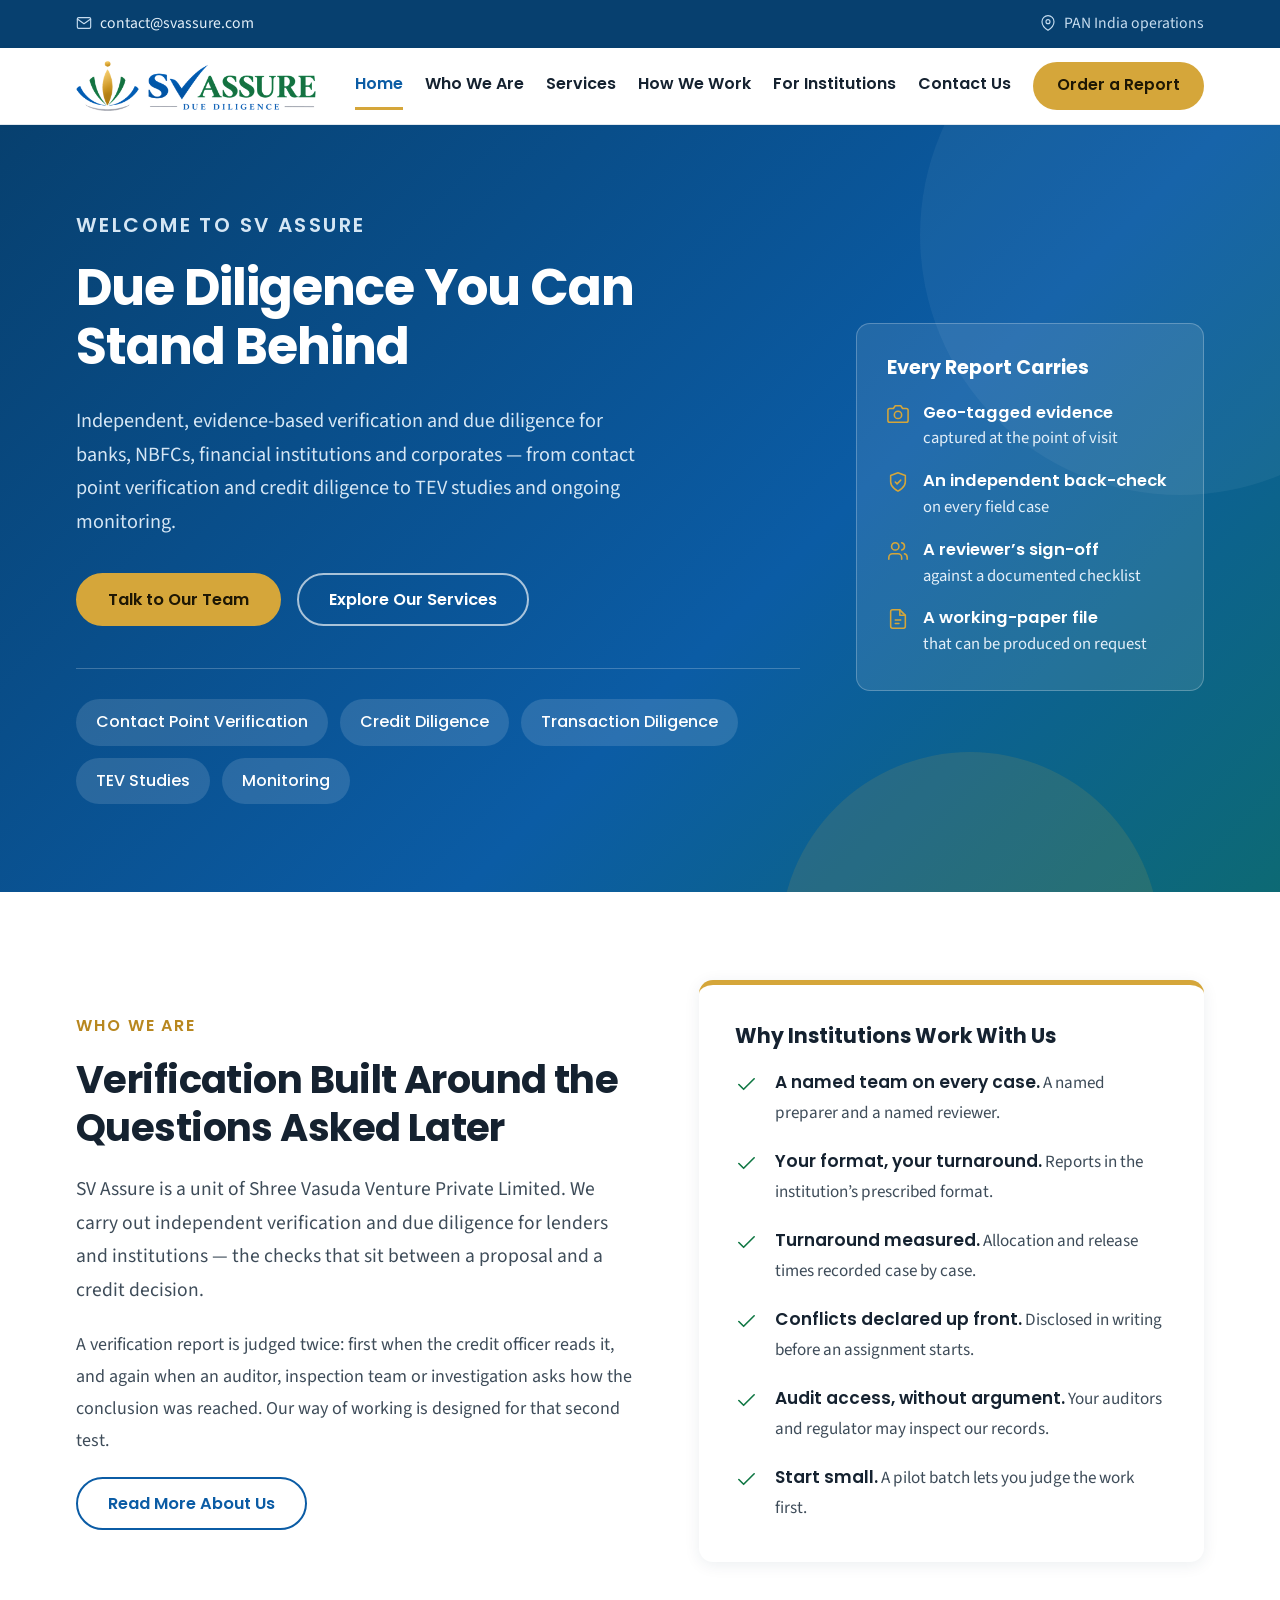
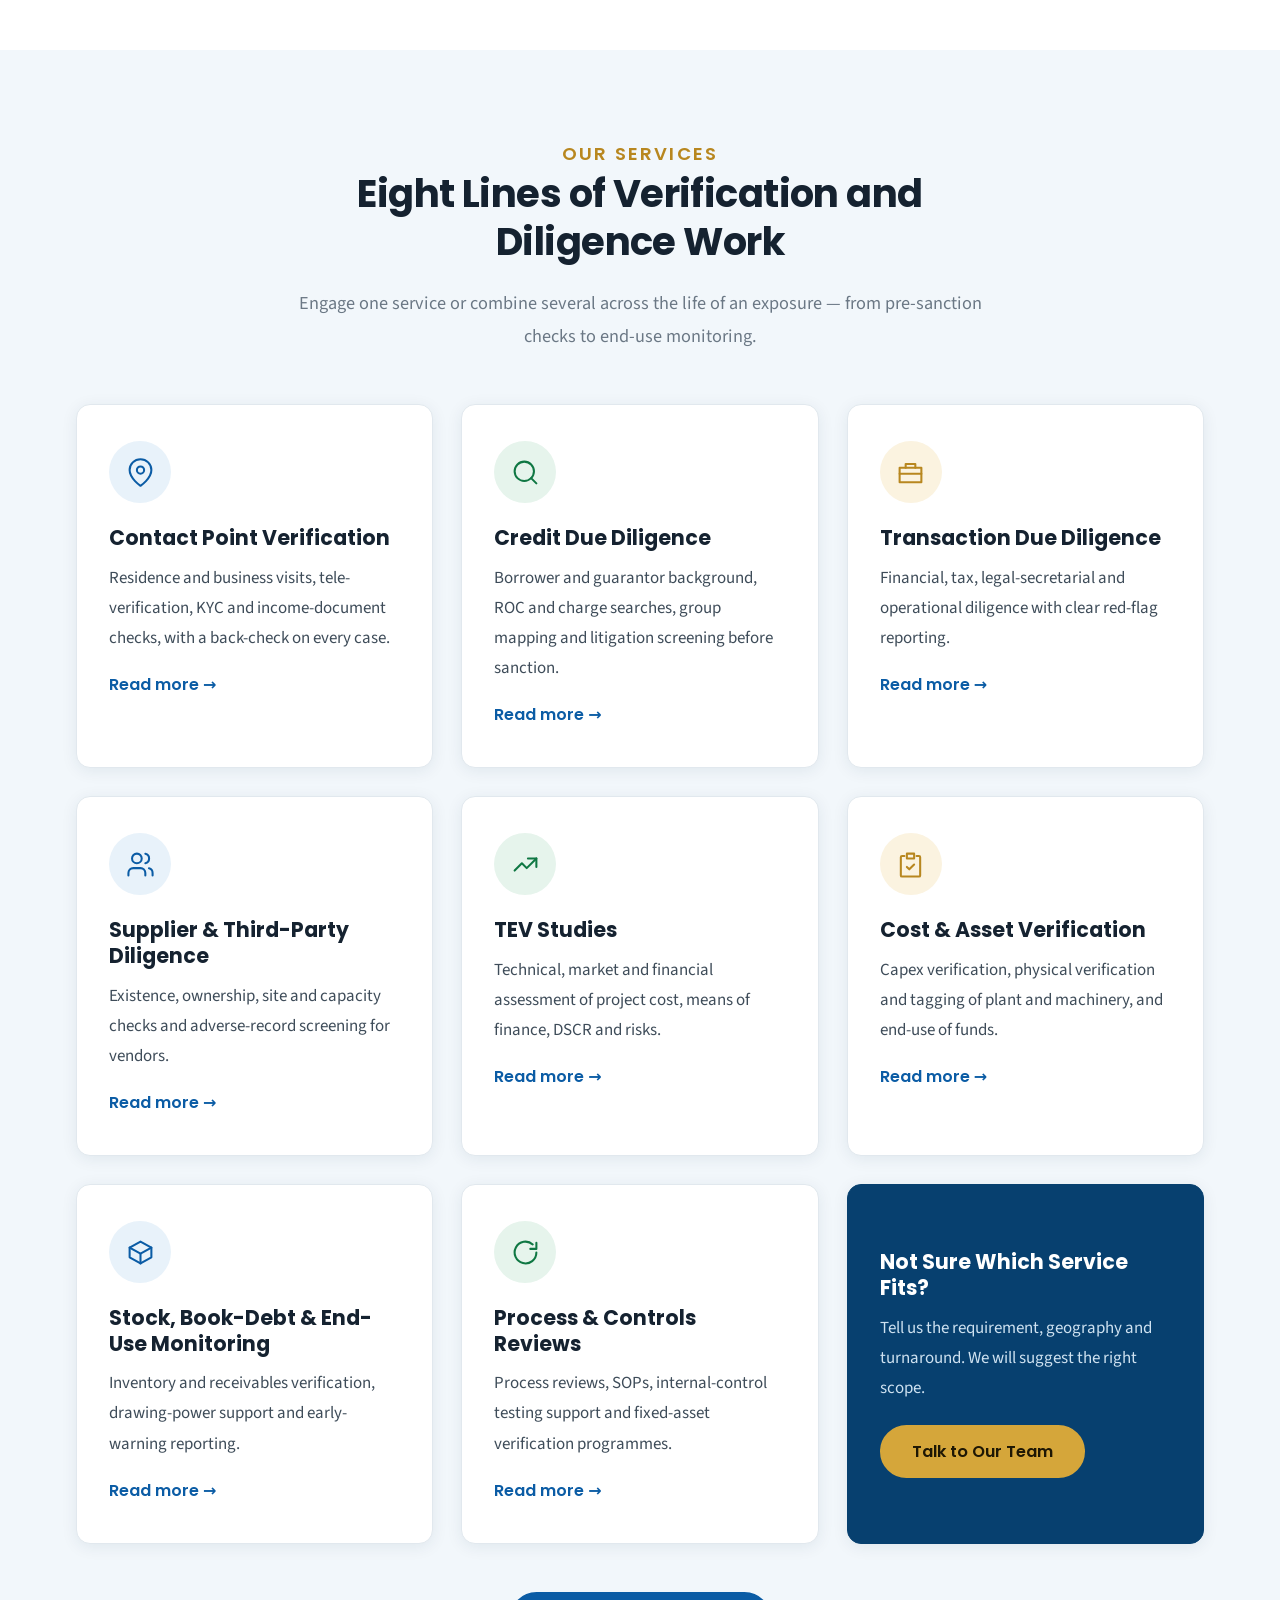
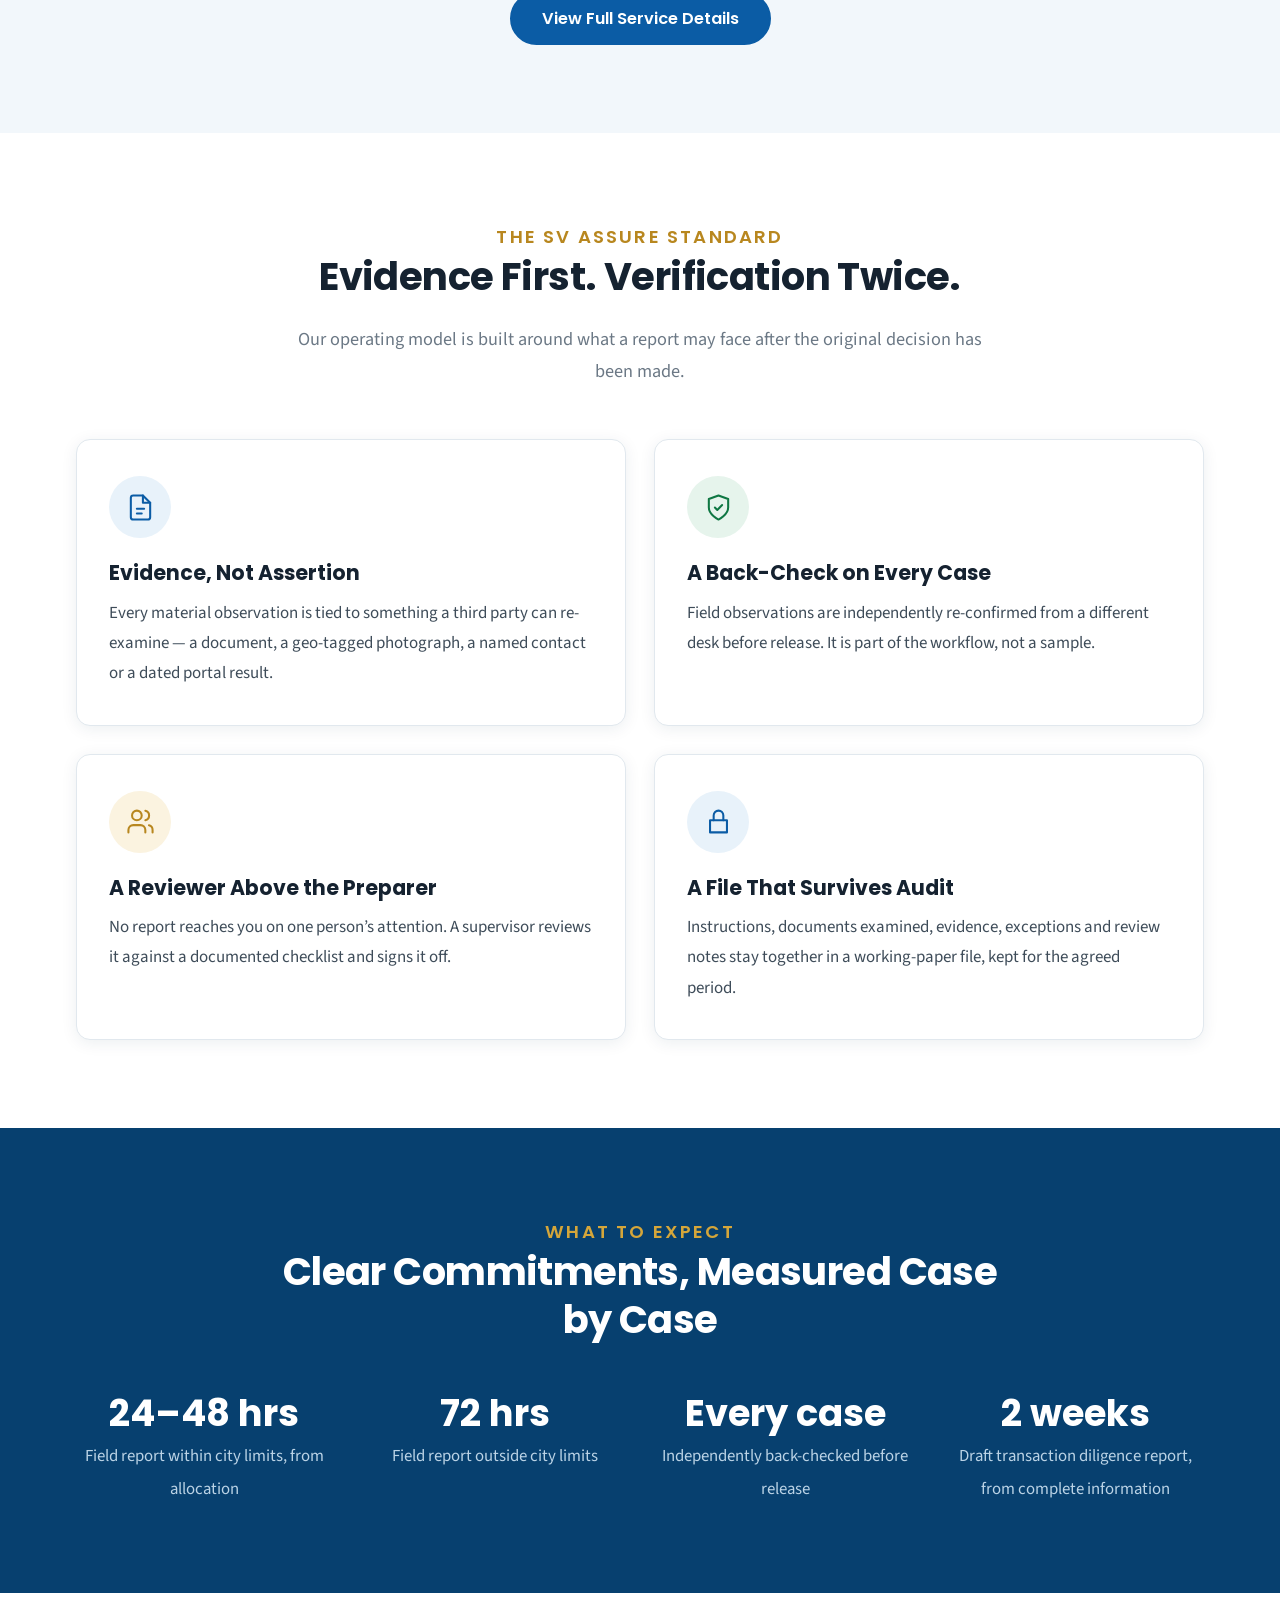
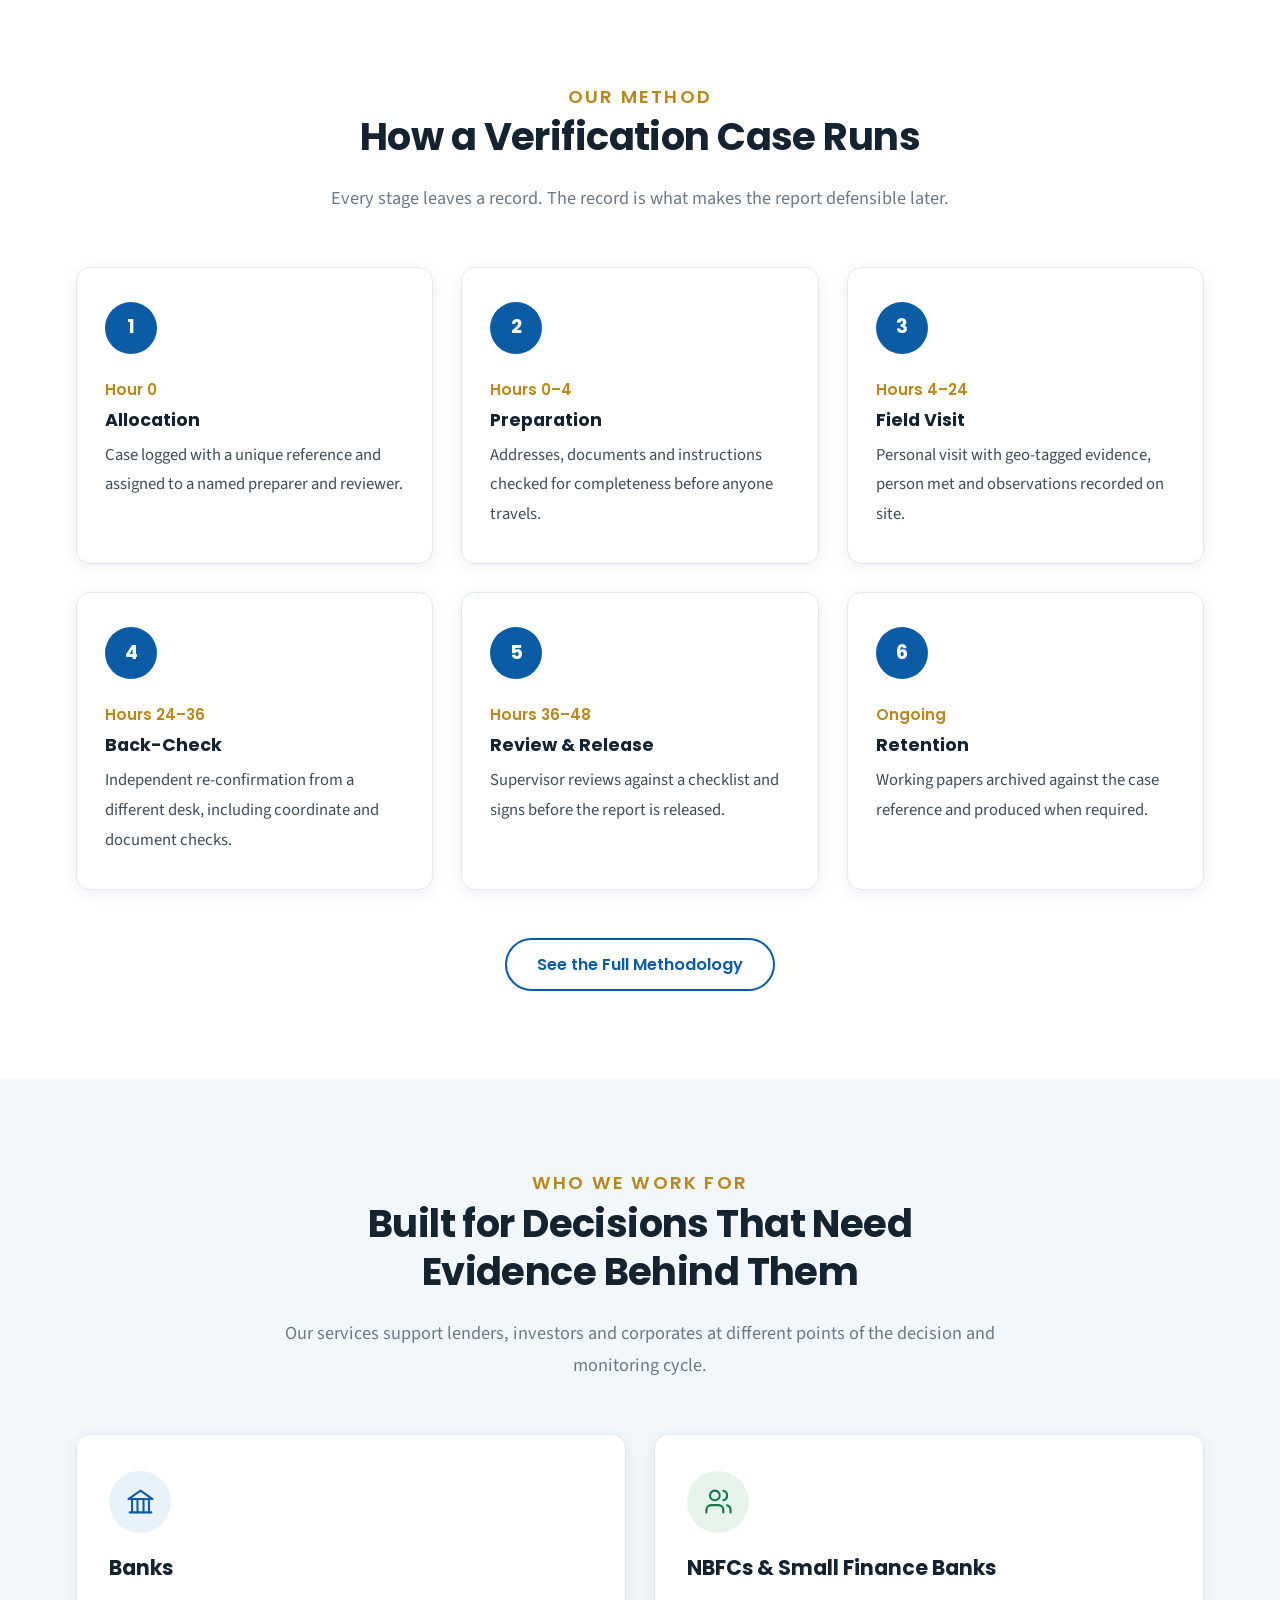
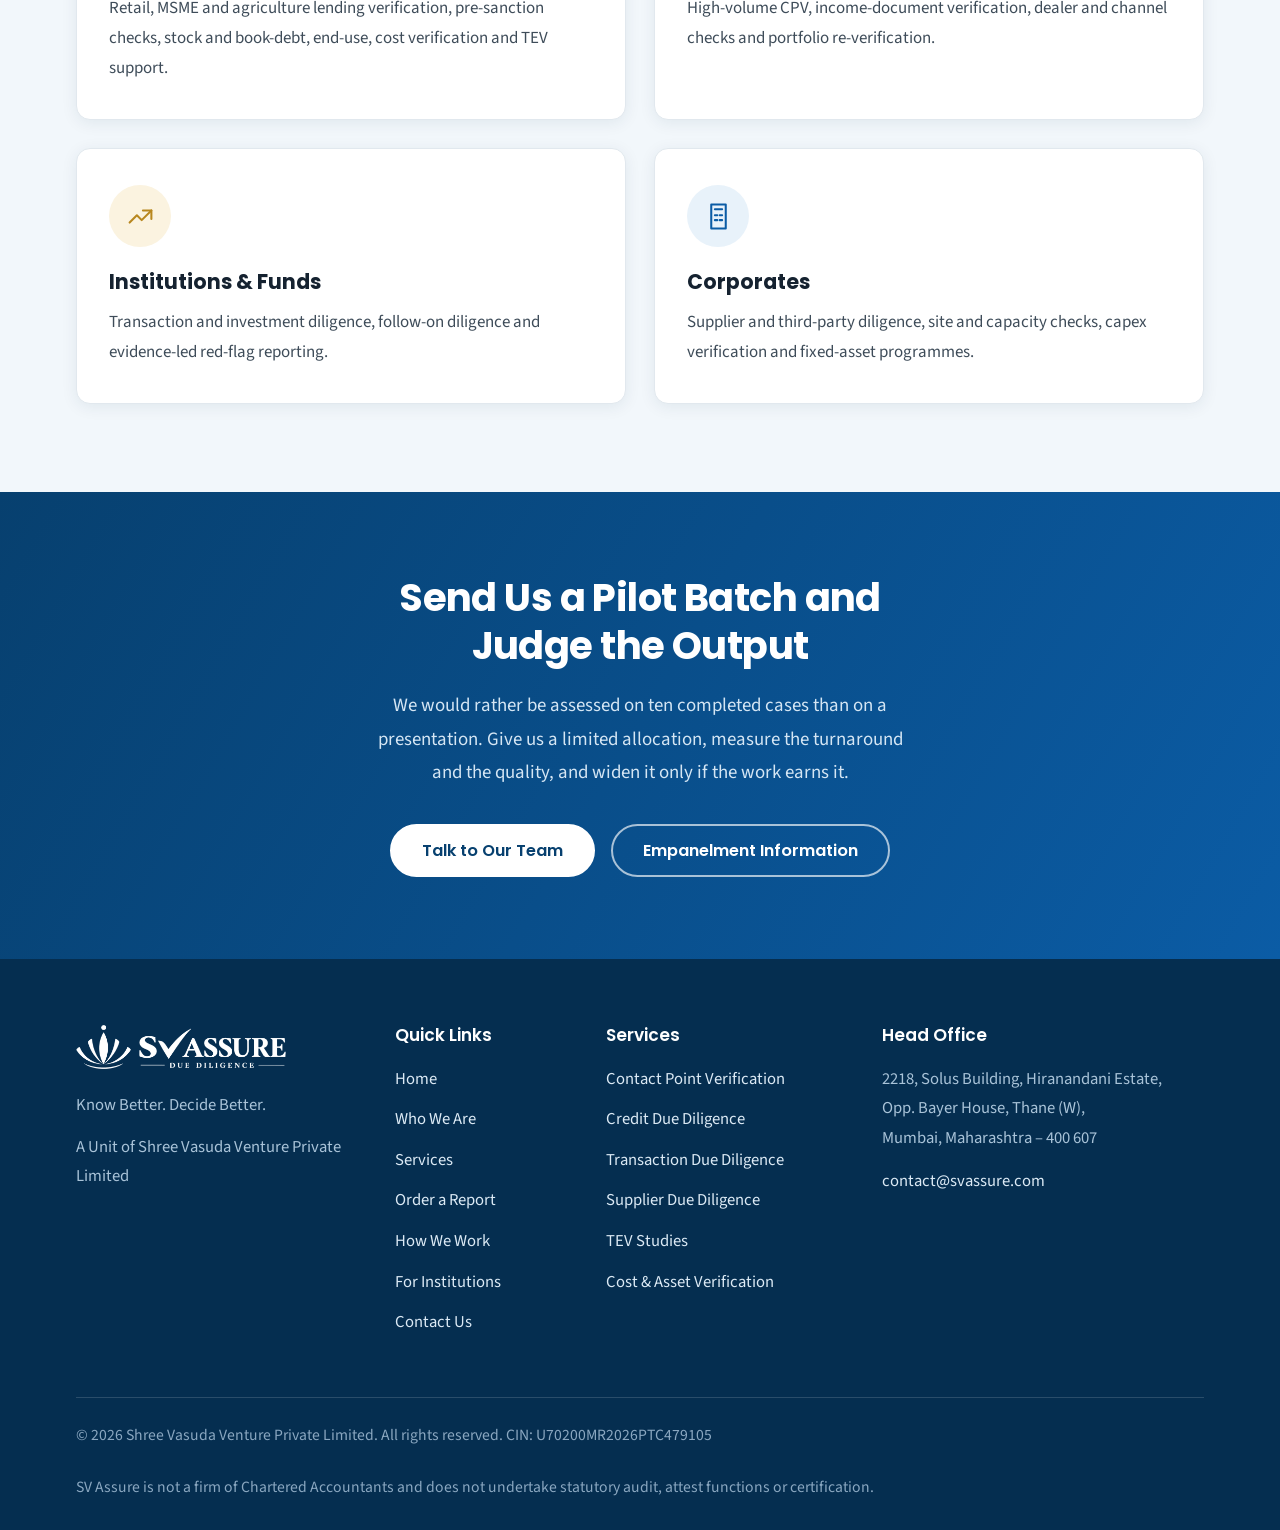
<file: index.html>
<!DOCTYPE html>
<html lang="en">
<head>
<meta charset="utf-8">
<meta name="viewport" content="width=device-width,initial-scale=1">
<title>SV Assure | Due Diligence &amp; Verification &ndash; Know Better. Decide Better.</title>
<meta name="description" content="SV Assure, a unit of Shree Vasuda Venture Private Limited, provides independent contact point verification, credit and transaction due diligence, TEV studies and monitoring for banks, NBFCs and corporates.">
<meta property="og:title" content="SV Assure | Due Diligence &amp; Verification &ndash; Know Better. Decide Better.">
<meta property="og:description" content="SV Assure, a unit of Shree Vasuda Venture Private Limited, provides independent contact point verification, credit and transaction due diligence, TEV studies and monitoring for banks, NBFCs and corporates.">
<meta property="og:type" content="website">
<meta name="theme-color" content="#0B5CA5">
<link rel="icon" href="[data-uri]">
<link rel="preconnect" href="https://fonts.googleapis.com">
<link rel="preconnect" href="https://fonts.gstatic.com" crossorigin>
<link href="https://fonts.googleapis.com/css2?family=Poppins:wght@500;600;700&family=Source+Sans+3:wght@400;500;600;700&display=swap" rel="stylesheet">
<style>
:root{
  --blue:#0B5CA5; --blue-d:#07406F; --blue-x:#052E50;
  --green:#0F7743; --gold:#D5A63A; --gold-d:#B8871F;
  --ink:#152230; --body:#3E4C59; --muted:#6B7885;
  --line:#E1E8EE; --wash:#F2F7FB; --white:#fff;
  --head:'Poppins','Segoe UI',system-ui,Arial,sans-serif;
  --sans:'Source Sans 3','Segoe UI',system-ui,-apple-system,Arial,sans-serif;
  --wrap:1180px;
  --sh:0 3px 16px rgba(12,45,80,.08);
  --sh2:0 12px 34px rgba(12,45,80,.14);
}
*{box-sizing:border-box}
html{scroll-behavior:smooth;scroll-padding-top:96px}
body{margin:0;background:#fff;color:var(--body);font-family:var(--sans);font-size:18px;
  line-height:1.78;-webkit-font-smoothing:antialiased}
img{max-width:100%;display:block}
a{color:var(--blue);text-decoration:none}
a:hover{text-decoration:underline}
:focus-visible{outline:3px solid var(--gold);outline-offset:2px}
.wrap{max-width:var(--wrap);margin:0 auto;padding:0 26px}

h1,h2,h3,h4,h5{font-family:var(--head);color:var(--ink);margin:0 0 .55em;line-height:1.25;font-weight:700}
h1{font-size:clamp(2.15rem,4.2vw,3.15rem);letter-spacing:-.02em;line-height:1.16}
h2{font-size:clamp(1.8rem,3.1vw,2.4rem);letter-spacing:-.015em}
h3{font-size:1.28rem}
h4{font-size:1.1rem}
p{margin:0 0 1.1em}
.lead{font-size:1.22rem;line-height:1.72}
.muted{color:var(--muted)}
.small{font-size:1rem}

/* ---- top bar ---- */
.topbar{background:var(--blue-d);color:#C6DCEF;font-size:.98rem}
.topbar-in{max-width:var(--wrap);margin:0 auto;padding:10px 26px;display:flex;gap:28px;
  align-items:center;flex-wrap:wrap}
.topbar a{color:#E2EEF8}.topbar a:hover{color:#fff}
.topbar svg{width:16px;height:16px;display:inline-block;vertical-align:-3px;margin-right:8px}
.topbar .r{margin-left:auto}

/* ---- header ---- */
header.site{position:sticky;top:0;z-index:70;background:#fff;border-bottom:1px solid var(--line);
  box-shadow:0 1px 5px rgba(0,0,0,.05)}
.head-in{max-width:var(--wrap);margin:0 auto;padding:13px 26px;display:flex;align-items:center;gap:26px}
.brand img{width:240px}
.brand:hover{text-decoration:none}
nav.main{margin-left:auto;display:flex;align-items:center;gap:22px}
nav.main a{font-family:var(--head);font-weight:600;font-size:1rem;color:var(--ink);padding:8px 0;
  border-bottom:3px solid transparent}
nav.main a:hover{text-decoration:none;color:var(--blue)}
nav.main a.on{color:var(--blue);border-bottom-color:var(--gold)}
.btn{display:inline-block;font-family:var(--head);font-weight:600;font-size:1.02rem;padding:14px 30px;
  border-radius:40px;border:2px solid var(--blue);background:var(--blue);color:#fff;cursor:pointer;
  transition:.18s;text-align:center;line-height:1.3}
.btn:hover{background:var(--blue-d);border-color:var(--blue-d);color:#fff;text-decoration:none}
.btn-gold{background:var(--gold);border-color:var(--gold);color:#1E1704}
.btn-gold:hover{background:var(--gold-d);border-color:var(--gold-d);color:#fff}
.btn-outline{background:transparent;color:var(--blue);border-color:var(--blue)}
.btn-outline:hover{background:var(--blue);color:#fff}
.btn-white{background:#fff;border-color:#fff;color:var(--blue-d)}
.btn-white:hover{background:#E8F1F8;border-color:#E8F1F8;color:var(--blue-d)}
.btn-gw{background:transparent;border-color:rgba(255,255,255,.65);color:#fff}
.btn-gw:hover{background:rgba(255,255,255,.14);border-color:#fff;color:#fff}
nav.main .btn{padding:11px 22px;font-size:.98rem;color:#fff}
.burger{display:none;margin-left:auto;background:none;border:2px solid var(--line);border-radius:6px;
  padding:9px 13px;cursor:pointer;color:var(--blue);font-size:1.25rem;line-height:1}

/* ---- hero ---- */
.hero{background:linear-gradient(135deg,#07406F 0%,#0B5CA5 60%,#0F7743 140%);color:#fff;
  padding:84px 0 88px;position:relative;overflow:hidden}
.hero::after{content:'';position:absolute;right:-160px;top:-150px;width:520px;height:520px;
  border-radius:50%;background:rgba(255,255,255,.05)}
.hero::before{content:'';position:absolute;right:120px;bottom:-240px;width:380px;height:380px;
  border-radius:50%;background:rgba(213,166,58,.13)}
.hero .wrap{position:relative;z-index:2}
.hero-grid{display:grid;grid-template-columns:1.35fr .65fr;gap:56px;align-items:center}
.eyebrow{font-family:var(--head);font-weight:600;font-size:1rem;letter-spacing:.12em;
  text-transform:uppercase;color:var(--gold);margin:0 0 16px}
.hero h1{color:#fff;max-width:17ch}
.hero p{color:#D5E6F4;font-size:1.26rem;line-height:1.68;max-width:58ch}
.hero-btns{display:flex;gap:16px;flex-wrap:wrap;margin-top:34px}
.hero-chips{display:flex;gap:12px;flex-wrap:wrap;margin-top:42px;padding-top:30px;
  border-top:1px solid rgba(255,255,255,.22)}
.hero-chips span{font-family:var(--head);font-weight:500;font-size:1rem;color:#fff;
  background:rgba(255,255,255,.13);border-radius:30px;padding:9px 20px}
.hero-mark img{width:100%;max-width:210px;margin:0 auto;opacity:.92}

/* ---- sections ---- */
section{padding:88px 0}
.wash{background:var(--wash)}
.dark{background:var(--blue-d);color:#CFE2F1}
.dark h2,.dark h3{color:#fff}
.sec-head{max-width:720px;margin:0 0 52px}
.sec-head.c{margin-left:auto;margin-right:auto;text-align:center}
.sec-head .eyebrow{color:var(--gold-d)}
.dark .sec-head .eyebrow{color:var(--gold)}
.sec-head p{font-size:1.14rem;color:var(--muted);margin:0}
.dark .sec-head p{color:#BBD3E6}

/* ---- cards ---- */
.grid{display:grid;gap:28px}
.g2{grid-template-columns:repeat(2,1fr)}
.g3{grid-template-columns:repeat(3,1fr)}
.card{background:#fff;border:1px solid var(--line);border-radius:14px;padding:36px 32px;
  box-shadow:var(--sh);transition:.22s;position:relative}
.card:hover{box-shadow:var(--sh2);transform:translateY(-4px);border-color:#CFE0EE}
.card .ico{width:62px;height:62px;border-radius:50%;background:#E8F2FA;display:flex;
  align-items:center;justify-content:center;margin-bottom:22px;color:var(--blue)}
.card .ico svg{width:29px;height:29px}
.card.gold .ico{background:#FBF3E0;color:var(--gold-d)}
.card.green .ico{background:#E6F4EC;color:var(--green)}
.card h3{margin-bottom:12px}
.card .no ~ h3{padding-right:52px}
.card p{margin:0;font-size:1.06rem}
.card ul{margin:14px 0 0;padding-left:22px;font-size:1.04rem}
.card li{margin-bottom:7px}
.card .more{display:inline-block;margin-top:18px;font-family:var(--head);font-weight:600;font-size:1rem}
.card .no{position:absolute;top:26px;right:30px;font-family:var(--head);font-weight:700;
  font-size:1.5rem;color:#E7EEF5}

/* ---- split ---- */
.split{display:grid;grid-template-columns:1.05fr .95fr;gap:64px;align-items:center}
.panel{background:#fff;border-radius:14px;padding:38px 36px;box-shadow:var(--sh);
  border-top:5px solid var(--gold)}
.panel h3{margin-bottom:18px}
.ticks{list-style:none;margin:0;padding:0}
.ticks li{position:relative;padding-left:40px;margin-bottom:17px;font-size:1.07rem}
.ticks li:last-child{margin-bottom:0}
.ticks li svg{position:absolute;left:0;top:6px;width:23px;height:23px;color:var(--green)}
.ticks b{color:var(--ink);font-family:var(--head);font-weight:600}

/* ---- stats ---- */
.stats{display:grid;grid-template-columns:repeat(4,1fr);gap:34px;text-align:center}
.stats b{display:block;font-family:var(--head);font-size:2.3rem;color:#fff;line-height:1.15;margin-bottom:6px}
.stats span{font-size:1.05rem;color:#BBD3E6}

/* ---- steps ---- */
.steps{display:grid;grid-template-columns:repeat(4,1fr);gap:28px}
.step{background:#fff;border-radius:14px;padding:34px 28px;box-shadow:var(--sh);border:1px solid var(--line)}
.step .n{width:52px;height:52px;border-radius:50%;background:var(--blue);color:#fff;
  font-family:var(--head);font-weight:700;font-size:1.2rem;display:flex;align-items:center;
  justify-content:center;margin-bottom:20px}
.step h4{margin-bottom:10px}
.step p{margin:0;font-size:1.04rem}

/* ---- chips ---- */
.chips{display:flex;flex-wrap:wrap;gap:12px;justify-content:center}
.chips span{background:#fff;border:1px solid var(--line);border-radius:30px;padding:11px 22px;
  font-family:var(--head);font-weight:500;font-size:1.02rem;color:var(--ink);box-shadow:var(--sh)}

/* ---- team ---- */
.team{display:grid;grid-template-columns:repeat(3,1fr);gap:28px;max-width:1080px;margin:0 auto}
.member{background:#fff;border:1px solid var(--line);border-radius:14px;padding:36px 24px;
  text-align:center;box-shadow:var(--sh)}
.member img{width:164px;height:164px;border-radius:50%;object-fit:cover;margin:0 auto 22px;
  border:6px solid #E8F2FA}
.member h3{margin-bottom:6px;font-size:1.24rem}
.member .role{font-family:var(--head);font-weight:600;color:var(--gold-d);font-size:1.02rem;
  letter-spacing:.05em;text-transform:uppercase;margin:0 0 14px}
.member .deg{font-size:1.08rem;color:var(--body);margin:0;line-height:1.7}
.mentors{background:#fff;border:1px solid var(--line);border-radius:14px;padding:40px;
  max-width:900px;margin:38px auto 0;box-shadow:var(--sh);border-top:5px solid var(--green)}
.mentors h3{margin-bottom:14px}
.mgrid{display:grid;grid-template-columns:repeat(2,1fr);gap:22px 36px;margin-top:26px}
.mgrid div{border-top:2px solid var(--gold);padding-top:15px}
.mgrid b{display:block;font-family:var(--head);color:var(--ink);font-size:1.07rem;margin-bottom:4px}
.mgrid span{font-size:1.03rem;color:var(--muted)}

/* ---- service rows ---- */
.srow{display:grid;grid-template-columns:.85fr 1.15fr;gap:56px;padding:52px 0;
  border-bottom:1px solid var(--line);align-items:start}
.srow:last-child{border-bottom:0}
.srow .ico{width:66px;height:66px;border-radius:50%;background:#E8F2FA;display:flex;
  align-items:center;justify-content:center;margin-bottom:22px;color:var(--blue)}
.srow .ico svg{width:31px;height:31px}
.srow h2{font-size:1.65rem}
.srow p{font-size:1.08rem;margin:0}
.srow ul{margin:0;padding:0;list-style:none;columns:2;column-gap:42px}
.srow ul li{position:relative;padding-left:30px;margin-bottom:13px;font-size:1.05rem;break-inside:avoid}
.srow ul li::before{content:'';position:absolute;left:2px;top:.66em;width:10px;height:10px;
  border-radius:50%;background:var(--gold)}
.srow .note{margin-top:22px;font-size:1.02rem;color:var(--muted);background:var(--wash);
  border-radius:10px;padding:18px 22px}

/* ---- table ---- */
.tbl{width:100%;border-collapse:collapse;font-size:1.05rem;background:#fff;
  border:1px solid var(--line);border-radius:12px;overflow:hidden}
.tbl th{background:var(--blue-d);color:#fff;text-align:left;padding:17px 22px;
  font-family:var(--head);font-weight:600;font-size:1.02rem}
.tbl td{padding:18px 22px;border-bottom:1px solid var(--line);vertical-align:top}
.tbl td:first-child{font-family:var(--head);font-weight:600;color:var(--ink);width:27%}
.tbl tr:last-child td{border-bottom:0}

/* ---- faq ---- */
.faq details{background:#fff;border:1px solid var(--line);border-radius:12px;margin-bottom:16px;
  box-shadow:var(--sh)}
.faq summary{cursor:pointer;font-family:var(--head);font-weight:600;font-size:1.12rem;color:var(--ink);
  list-style:none;display:flex;justify-content:space-between;gap:22px;align-items:center;padding:24px 28px}
.faq summary::-webkit-details-marker{display:none}
.faq summary::after{content:'+';color:var(--gold-d);font-size:1.7rem;line-height:1}
.faq details[open] summary::after{content:'\2013'}
.faq .ans{padding:0 28px 26px;font-size:1.06rem;max-width:84ch}

/* ---- CTA ---- */
.cta{background:linear-gradient(120deg,#07406F,#0B5CA5);color:#fff;text-align:center;padding:82px 0}
.cta h2{color:#fff;max-width:22ch;margin:0 auto .5em}
.cta p{color:#D5E6F4;font-size:1.18rem;max-width:62ch;margin:0 auto 34px}
.cta-btns{display:flex;gap:16px;justify-content:center;flex-wrap:wrap}

/* ---- contact ---- */
.cgrid{display:grid;grid-template-columns:1.12fr .88fr;gap:58px;align-items:start}
.field{margin-bottom:22px}
.field label{display:block;font-family:var(--head);font-weight:600;font-size:1.02rem;color:var(--ink);
  margin-bottom:8px}
.field input,.field select,.field textarea{width:100%;padding:15px 17px;border:2px solid var(--line);
  border-radius:8px;background:#fff;font-family:var(--sans);font-size:1.06rem;color:var(--ink)}
.field input:focus,.field select:focus,.field textarea:focus{border-color:var(--blue);outline:none}
.field textarea{min-height:155px;resize:vertical}
.f2{display:grid;grid-template-columns:1fr 1fr;gap:22px}
.infoblock{background:#fff;border:1px solid var(--line);border-radius:14px;padding:34px 32px;
  margin-bottom:24px;box-shadow:var(--sh)}
.infoblock h3{margin-bottom:22px}
.iline{display:flex;gap:18px;margin-bottom:22px;align-items:flex-start}
.iline:last-child{margin-bottom:0}
.iline svg{width:25px;height:25px;color:var(--blue);flex:none;margin-top:5px}
.iline b{display:block;font-family:var(--head);color:var(--ink);font-size:1.05rem;margin-bottom:2px}
.iline span,.iline a{font-size:1.05rem}
.wa{display:inline-flex;align-items:center;gap:10px;background:#1E9E52;color:#fff;padding:14px 26px;
  border-radius:40px;font-family:var(--head);font-weight:600;font-size:1.02rem}
.wa:hover{background:#177F41;color:#fff;text-decoration:none}

/* ---- footer ---- */
footer.site{background:var(--blue-x);color:#A9C3D8;padding:66px 0 28px;font-size:1.04rem}
footer.site a{color:#DCEAF5}
footer.site a:hover{color:#fff}
.fgrid{display:grid;grid-template-columns:1.3fr .8fr 1.1fr 1.5fr;gap:40px}
.fgrid h5{font-family:var(--head);font-size:1.07rem;color:#fff;margin:0 0 18px;font-weight:600}
.fgrid ul{list-style:none;margin:0;padding:0}
.fgrid li{margin-bottom:11px}
.flogo{width:210px;margin-bottom:22px}
.fbot{border-top:1px solid rgba(255,255,255,.15);margin-top:48px;padding-top:24px;display:flex;
  justify-content:space-between;gap:24px;flex-wrap:wrap;font-size:.98rem;color:#8AA7C0}

.reveal{opacity:0;transform:translateY(18px);transition:opacity .55s ease,transform .55s ease}
.reveal.on{opacity:1;transform:none}
@media (prefers-reduced-motion:reduce){.reveal{opacity:1;transform:none;transition:none}html{scroll-behavior:auto}}

@media(max-width:1040px){
  .team{grid-template-columns:repeat(2,1fr);max-width:720px}
  .hero-grid,.split,.cgrid{grid-template-columns:1fr;gap:44px}
  .hero-mark{display:none}
  .stats,.steps{grid-template-columns:repeat(2,1fr)}
  .srow{grid-template-columns:1fr;gap:26px}
}
@media(max-width:880px){
  .brand img{width:206px}
  .topbar .r{margin-left:0;width:100%}
}
@media(max-width:680px){
  body{font-size:17px}
  section{padding:60px 0}
  .hero{padding:56px 0 60px}
  .g2,.g3,.stats,.steps,.team,.mgrid,.f2{grid-template-columns:1fr}
  .fgrid{grid-template-columns:1fr 1fr}
  .srow ul{columns:1}
  .tbl td:first-child{width:40%}
  .card{padding:30px 26px}
}
@media(max-width:1140px){
  nav.main{position:fixed;inset:0 0 auto 0;background:#fff;flex-direction:column;align-items:stretch;
    gap:0;padding:86px 26px 28px;display:none;box-shadow:0 12px 34px rgba(0,0,0,.16)}
  nav.main.open{display:flex}
  nav.main a{padding:17px 0;border-bottom:1px solid var(--line)}
  nav.main a.on{border-bottom-color:var(--line)}
  nav.main .btn{margin-top:20px}
  .burger{display:block;position:relative;z-index:80}
  .topbar .r{margin-left:0;width:100%}
}

/* ---- SV Assure additions ---- */
.hero-card{background:rgba(255,255,255,.10);border:1px solid rgba(255,255,255,.24);border-radius:14px;padding:32px 30px}
.hero-card h3{color:#fff;font-size:1.2rem;margin-bottom:20px}
.hero-card ul{list-style:none;margin:0;padding:0}
.hero-card li{position:relative;padding-left:36px;margin-bottom:16px;color:#E3EFF9;font-size:1.04rem;line-height:1.55}
.hero-card li:last-child{margin-bottom:0}
.hero-card li svg{position:absolute;left:0;top:3px;width:22px;height:22px;color:var(--gold)}
.hero-card b{color:#fff;font-family:var(--head);font-weight:600}
.steps.s3{grid-template-columns:repeat(3,1fr)}
.step .t{display:inline-block;font-family:var(--head);font-weight:600;font-size:.95rem;color:var(--gold-d);margin:0 0 6px}
.ticks.pending li svg{color:var(--gold-d)}
.callout{background:#fff;border-radius:14px;padding:34px 36px;box-shadow:var(--sh);border-top:5px solid var(--green)}
.callout.gold{border-top-color:var(--gold)}
.callout h3{margin-bottom:12px}
.callout p:last-child{margin-bottom:0}
.tblwrap{overflow-x:auto;border-radius:12px}
.card .bl{list-style:none;padding:0;margin:14px 0 0}
.card .bl li{position:relative;padding-left:24px;margin-bottom:9px;font-size:1.03rem}
.card .bl li::before{content:'';position:absolute;left:2px;top:.68em;width:9px;height:9px;border-radius:50%;background:var(--gold)}
.card.cta-card{background:var(--blue-d);border-color:var(--blue-d);display:flex;flex-direction:column;justify-content:center}
.card.cta-card h3,.card.cta-card p{color:#fff}
.card.cta-card p{color:#CFE2F1;margin-bottom:22px}
.card.cta-card .btn{align-self:flex-start}
.g2s{display:grid;grid-template-columns:repeat(2,1fr);gap:28px}
.note-sm{font-size:1rem;color:var(--muted)}
@media(max-width:1040px){.steps.s3{grid-template-columns:repeat(2,1fr)}}
@media(max-width:680px){.steps.s3,.g2s{grid-template-columns:1fr}}
nav.main .btn:hover{color:#fff;border-bottom-color:var(--blue-d)}

nav.main a{white-space:nowrap}


/* Order a Report button in the header */
nav.main .btn-gold{color:#1E1704}
nav.main .btn-gold:hover{color:#fff}
</style>
<noscript><style>.reveal{opacity:1;transform:none}</style></noscript>
</head>
<body>
<div class="topbar">
  <div class="topbar-in">
    <span><svg viewBox="0 0 24 24" fill="none" stroke="currentColor" stroke-width="1.7" stroke-linecap="round" stroke-linejoin="round" aria-hidden="true"><path d="M4 4h16a2 2 0 0 1 2 2v12a2 2 0 0 1-2 2H4a2 2 0 0 1-2-2V6a2 2 0 0 1 2-2z"/><path d="M22 6l-10 7L2 6"/></svg><a href="mailto:contact@svassure.com">contact@svassure.com</a></span>
    <span class="r"><svg viewBox="0 0 24 24" fill="none" stroke="currentColor" stroke-width="1.7" stroke-linecap="round" stroke-linejoin="round" aria-hidden="true"><path d="M21 10c0 7-9 13-9 13s-9-6-9-13a9 9 0 0 1 18 0z"/><path d="M12 13a3 3 0 1 0 0-6 3 3 0 0 0 0 6z"/></svg>PAN India operations</span>
  </div>
</div>
<header class="site">
  <div class="head-in">
    <a class="brand" href="index.html"><img src="[data-uri]" alt="SV Assure &ndash; Due Diligence"></a>
    <button class="burger" aria-label="Open menu" aria-expanded="false">&#9776;</button>
    <nav class="main"><a href="index.html" class="on">Home</a><a href="about.html">Who We Are</a><a href="services.html">Services</a><a href="how-we-work.html">How We Work</a><a href="institutions.html">For Institutions</a><a href="contact.html">Contact Us</a><a class="btn btn-gold" href="order-report/">Order a Report</a></nav>
  </div>
</header>
<main>

<section class="hero">
  <div class="wrap">
    <div class="hero-grid">
      <div>
        <p class="eyebrow">Welcome to SV Assure</p>
        <h1>Due Diligence You Can Stand Behind</h1>
        <p>Independent, evidence-based verification and due diligence for banks, NBFCs, financial
        institutions and corporates &mdash; from contact point verification and credit diligence
        to TEV studies and ongoing monitoring.</p>
        <div class="hero-btns">
          <a class="btn btn-gold" href="contact.html">Talk to Our Team</a>
          <a class="btn btn-gw" href="services.html">Explore Our Services</a>
        </div>
        <div class="hero-chips">
          <span>Contact Point Verification</span><span>Credit Diligence</span><span>Transaction Diligence</span>
          <span>TEV Studies</span><span>Monitoring</span>
        </div>
      </div>
      <div class="hero-card">
        <h3>Every Report Carries</h3>
        <ul>
          <li><svg viewBox="0 0 24 24" fill="none" stroke="currentColor" stroke-width="1.7" stroke-linecap="round" stroke-linejoin="round" aria-hidden="true"><path d="M23 19a2 2 0 0 1-2 2H3a2 2 0 0 1-2-2V8a2 2 0 0 1 2-2h4l2-3h6l2 3h4a2 2 0 0 1 2 2z"/><path d="M12 17a4 4 0 1 0 0-8 4 4 0 0 0 0 8z"/></svg><b>Geo-tagged evidence</b><br>captured at the point of visit</li>
          <li><svg viewBox="0 0 24 24" fill="none" stroke="currentColor" stroke-width="1.7" stroke-linecap="round" stroke-linejoin="round" aria-hidden="true"><path d="M12 22s8-4 8-10V5l-8-3-8 3v7c0 6 8 10 8 10z"/><path d="M9 12l2 2 4-4"/></svg><b>An independent back-check</b><br>on every field case</li>
          <li><svg viewBox="0 0 24 24" fill="none" stroke="currentColor" stroke-width="1.7" stroke-linecap="round" stroke-linejoin="round" aria-hidden="true"><path d="M16 21v-2a4 4 0 0 0-4-4H6a4 4 0 0 0-4 4v2"/><path d="M9 11a4 4 0 1 0 0-8 4 4 0 0 0 0 8z"/><path d="M22 21v-2a4 4 0 0 0-3-3.9"/><path d="M16 3.1a4 4 0 0 1 0 7.8"/></svg><b>A reviewer&rsquo;s sign-off</b><br>against a documented checklist</li>
          <li><svg viewBox="0 0 24 24" fill="none" stroke="currentColor" stroke-width="1.7" stroke-linecap="round" stroke-linejoin="round" aria-hidden="true"><path d="M14 2H6a2 2 0 0 0-2 2v16a2 2 0 0 0 2 2h12a2 2 0 0 0 2-2V8z"/><path d="M14 2v6h6"/><path d="M9 13h6"/><path d="M9 17h4"/></svg><b>A working-paper file</b><br>that can be produced on request</li>
        </ul>
      </div>
    </div>
  </div>
</section>

<section>
  <div class="wrap">
    <div class="split">
      <div class="reveal">
        <p class="eyebrow" style="color:var(--gold-d)">Who We Are</p>
        <h2>Verification Built Around the Questions Asked Later</h2>
        <p class="lead">SV Assure is a unit of Shree Vasuda Venture Private Limited. We carry out
        independent verification and due diligence for lenders and institutions &mdash; the checks that
        sit between a proposal and a credit decision.</p>
        <p>A verification report is judged twice: first when the credit officer reads it, and again
        when an auditor, inspection team or investigation asks how the conclusion was reached.
        Our way of working is designed for that second test.</p>
        <a class="btn btn-outline" href="about.html">Read More About Us</a>
      </div>
      <div class="panel reveal">
        <h3>Why Institutions Work With Us</h3>
        <ul class="ticks"><li><svg viewBox="0 0 24 24" fill="none" stroke="currentColor" stroke-width="1.7" stroke-linecap="round" stroke-linejoin="round" aria-hidden="true"><path d="M20 6 9 17l-5-5"/></svg><b>A named team on every case.</b> A named preparer and a named reviewer.</li><li><svg viewBox="0 0 24 24" fill="none" stroke="currentColor" stroke-width="1.7" stroke-linecap="round" stroke-linejoin="round" aria-hidden="true"><path d="M20 6 9 17l-5-5"/></svg><b>Your format, your turnaround.</b> Reports in the institution&rsquo;s prescribed format.</li><li><svg viewBox="0 0 24 24" fill="none" stroke="currentColor" stroke-width="1.7" stroke-linecap="round" stroke-linejoin="round" aria-hidden="true"><path d="M20 6 9 17l-5-5"/></svg><b>Turnaround measured.</b> Allocation and release times recorded case by case.</li><li><svg viewBox="0 0 24 24" fill="none" stroke="currentColor" stroke-width="1.7" stroke-linecap="round" stroke-linejoin="round" aria-hidden="true"><path d="M20 6 9 17l-5-5"/></svg><b>Conflicts declared up front.</b> Disclosed in writing before an assignment starts.</li><li><svg viewBox="0 0 24 24" fill="none" stroke="currentColor" stroke-width="1.7" stroke-linecap="round" stroke-linejoin="round" aria-hidden="true"><path d="M20 6 9 17l-5-5"/></svg><b>Audit access, without argument.</b> Your auditors and regulator may inspect our records.</li><li><svg viewBox="0 0 24 24" fill="none" stroke="currentColor" stroke-width="1.7" stroke-linecap="round" stroke-linejoin="round" aria-hidden="true"><path d="M20 6 9 17l-5-5"/></svg><b>Start small.</b> A pilot batch lets you judge the work first.</li></ul>
      </div>
    </div>
  </div>
</section>

<section class="wash">
  <div class="wrap">
    <div class="sec-head c reveal"><p class="eyebrow">Our Services</p><h2>Eight Lines of Verification and Diligence Work</h2><p>Engage one service or combine several across the life of an exposure &mdash; from pre-sanction checks to end-use monitoring.</p></div>
    <div class="grid g3 reveal"><div class="card "><div class="ico"><svg viewBox="0 0 24 24" fill="none" stroke="currentColor" stroke-width="1.7" stroke-linecap="round" stroke-linejoin="round" aria-hidden="true"><path d="M21 10c0 7-9 13-9 13s-9-6-9-13a9 9 0 0 1 18 0z"/><path d="M12 13a3 3 0 1 0 0-6 3 3 0 0 0 0 6z"/></svg></div><h3>Contact Point Verification</h3><p>Residence and business visits, tele-verification, KYC and income-document checks, with a back-check on every case.</p><a class="more" href="services.html#cpv">Read more &rarr;</a></div><div class="card green"><div class="ico"><svg viewBox="0 0 24 24" fill="none" stroke="currentColor" stroke-width="1.7" stroke-linecap="round" stroke-linejoin="round" aria-hidden="true"><path d="M11 19a8 8 0 1 0 0-16 8 8 0 0 0 0 16z"/><path d="M21 21l-4.35-4.35"/></svg></div><h3>Credit Due Diligence</h3><p>Borrower and guarantor background, ROC and charge searches, group mapping and litigation screening before sanction.</p><a class="more" href="services.html#credit">Read more &rarr;</a></div><div class="card gold"><div class="ico"><svg viewBox="0 0 24 24" fill="none" stroke="currentColor" stroke-width="1.7" stroke-linecap="round" stroke-linejoin="round" aria-hidden="true"><path d="M3 8h18v12H3z"/><path d="M8 8V5h8v3"/><path d="M3 13h18"/></svg></div><h3>Transaction Due Diligence</h3><p>Financial, tax, legal-secretarial and operational diligence with clear red-flag reporting.</p><a class="more" href="services.html#transaction">Read more &rarr;</a></div><div class="card "><div class="ico"><svg viewBox="0 0 24 24" fill="none" stroke="currentColor" stroke-width="1.7" stroke-linecap="round" stroke-linejoin="round" aria-hidden="true"><path d="M16 21v-2a4 4 0 0 0-4-4H6a4 4 0 0 0-4 4v2"/><path d="M9 11a4 4 0 1 0 0-8 4 4 0 0 0 0 8z"/><path d="M22 21v-2a4 4 0 0 0-3-3.9"/><path d="M16 3.1a4 4 0 0 1 0 7.8"/></svg></div><h3>Supplier &amp; Third-Party Diligence</h3><p>Existence, ownership, site and capacity checks and adverse-record screening for vendors.</p><a class="more" href="services.html#supplier">Read more &rarr;</a></div><div class="card green"><div class="ico"><svg viewBox="0 0 24 24" fill="none" stroke="currentColor" stroke-width="1.7" stroke-linecap="round" stroke-linejoin="round" aria-hidden="true"><path d="M3 17l6-6 4 4 8-8"/><path d="M14 7h7v7"/></svg></div><h3>TEV Studies</h3><p>Technical, market and financial assessment of project cost, means of finance, DSCR and risks.</p><a class="more" href="services.html#tev">Read more &rarr;</a></div><div class="card gold"><div class="ico"><svg viewBox="0 0 24 24" fill="none" stroke="currentColor" stroke-width="1.7" stroke-linecap="round" stroke-linejoin="round" aria-hidden="true"><path d="M9 3h6v4H9z"/><path d="M7 5H5a1 1 0 0 0-1 1v15a1 1 0 0 0 1 1h14a1 1 0 0 0 1-1V6a1 1 0 0 0-1-1h-2"/><path d="M9 14l2 2 4-4"/></svg></div><h3>Cost &amp; Asset Verification</h3><p>Capex verification, physical verification and tagging of plant and machinery, and end-use of funds.</p><a class="more" href="services.html#cost">Read more &rarr;</a></div><div class="card "><div class="ico"><svg viewBox="0 0 24 24" fill="none" stroke="currentColor" stroke-width="1.7" stroke-linecap="round" stroke-linejoin="round" aria-hidden="true"><path d="M21 8l-9-5-9 5v8l9 5 9-5z"/><path d="M3 8l9 5 9-5"/><path d="M12 13v8"/></svg></div><h3>Stock, Book-Debt &amp; End-Use Monitoring</h3><p>Inventory and receivables verification, drawing-power support and early-warning reporting.</p><a class="more" href="services.html#stock">Read more &rarr;</a></div><div class="card green"><div class="ico"><svg viewBox="0 0 24 24" fill="none" stroke="currentColor" stroke-width="1.7" stroke-linecap="round" stroke-linejoin="round" aria-hidden="true"><path d="M21 12a9 9 0 1 1-3-6.7"/><path d="M21 4v5h-5"/></svg></div><h3>Process &amp; Controls Reviews</h3><p>Process reviews, SOPs, internal-control testing support and fixed-asset verification programmes.</p><a class="more" href="services.html#process">Read more &rarr;</a></div><div class="card cta-card"><h3>Not Sure Which Service Fits?</h3>
      <p>Tell us the requirement, geography and turnaround. We will suggest the right scope.</p>
      <a class="btn btn-gold" href="contact.html">Talk to Our Team</a></div></div>
    <p class="reveal" style="text-align:center;margin:48px 0 0">
      <a class="btn" href="services.html">View Full Service Details</a></p>
  </div>
</section>

<section>
  <div class="wrap">
    <div class="sec-head c reveal"><p class="eyebrow">The SV Assure Standard</p><h2>Evidence First. Verification Twice.</h2><p>Our operating model is built around what a report may face after the original decision has been made.</p></div>
    <div class="grid g2 reveal"><div class="card "><div class="ico"><svg viewBox="0 0 24 24" fill="none" stroke="currentColor" stroke-width="1.7" stroke-linecap="round" stroke-linejoin="round" aria-hidden="true"><path d="M14 2H6a2 2 0 0 0-2 2v16a2 2 0 0 0 2 2h12a2 2 0 0 0 2-2V8z"/><path d="M14 2v6h6"/><path d="M9 13h6"/><path d="M9 17h4"/></svg></div><h3>Evidence, Not Assertion</h3><p>Every material observation is tied to something a third party can re-examine &mdash; a document, a geo-tagged photograph, a named contact or a dated portal result.</p></div><div class="card green"><div class="ico"><svg viewBox="0 0 24 24" fill="none" stroke="currentColor" stroke-width="1.7" stroke-linecap="round" stroke-linejoin="round" aria-hidden="true"><path d="M12 22s8-4 8-10V5l-8-3-8 3v7c0 6 8 10 8 10z"/><path d="M9 12l2 2 4-4"/></svg></div><h3>A Back-Check on Every Case</h3><p>Field observations are independently re-confirmed from a different desk before release. It is part of the workflow, not a sample.</p></div><div class="card gold"><div class="ico"><svg viewBox="0 0 24 24" fill="none" stroke="currentColor" stroke-width="1.7" stroke-linecap="round" stroke-linejoin="round" aria-hidden="true"><path d="M16 21v-2a4 4 0 0 0-4-4H6a4 4 0 0 0-4 4v2"/><path d="M9 11a4 4 0 1 0 0-8 4 4 0 0 0 0 8z"/><path d="M22 21v-2a4 4 0 0 0-3-3.9"/><path d="M16 3.1a4 4 0 0 1 0 7.8"/></svg></div><h3>A Reviewer Above the Preparer</h3><p>No report reaches you on one person&rsquo;s attention. A supervisor reviews it against a documented checklist and signs it off.</p></div><div class="card "><div class="ico"><svg viewBox="0 0 24 24" fill="none" stroke="currentColor" stroke-width="1.7" stroke-linecap="round" stroke-linejoin="round" aria-hidden="true"><path d="M5 11h14v10H5z"/><path d="M8 11V7a4 4 0 0 1 8 0v4"/></svg></div><h3>A File That Survives Audit</h3><p>Instructions, documents examined, evidence, exceptions and review notes stay together in a working-paper file, kept for the agreed period.</p></div></div>
  </div>
</section>

<section class="dark">
  <div class="wrap">
    <div class="sec-head c reveal" style="margin-bottom:48px">
      <p class="eyebrow">What to Expect</p>
      <h2>Clear Commitments, Measured Case by Case</h2>
    </div>
    <div class="stats reveal">
      <div><b>24&ndash;48 hrs</b><span>Field report within city limits, from allocation</span></div>
      <div><b>72 hrs</b><span>Field report outside city limits</span></div>
      <div><b>Every case</b><span>Independently back-checked before release</span></div>
      <div><b>2 weeks</b><span>Draft transaction diligence report, from complete information</span></div>
    </div>
  </div>
</section>

<section>
  <div class="wrap">
    <div class="sec-head c reveal"><p class="eyebrow">Our Method</p><h2>How a Verification Case Runs</h2><p>Every stage leaves a record. The record is what makes the report defensible later.</p></div>
    <div class="steps s3 reveal"><div class="step"><div class="n">1</div><p class="t">Hour 0</p><h4>Allocation</h4><p>Case logged with a unique reference and assigned to a named preparer and reviewer.</p></div><div class="step"><div class="n">2</div><p class="t">Hours 0&ndash;4</p><h4>Preparation</h4><p>Addresses, documents and instructions checked for completeness before anyone travels.</p></div><div class="step"><div class="n">3</div><p class="t">Hours 4&ndash;24</p><h4>Field Visit</h4><p>Personal visit with geo-tagged evidence, person met and observations recorded on site.</p></div><div class="step"><div class="n">4</div><p class="t">Hours 24&ndash;36</p><h4>Back-Check</h4><p>Independent re-confirmation from a different desk, including coordinate and document checks.</p></div><div class="step"><div class="n">5</div><p class="t">Hours 36&ndash;48</p><h4>Review &amp; Release</h4><p>Supervisor reviews against a checklist and signs before the report is released.</p></div><div class="step"><div class="n">6</div><p class="t">Ongoing</p><h4>Retention</h4><p>Working papers archived against the case reference and produced when required.</p></div></div>
    <p class="reveal" style="text-align:center;margin:48px 0 0">
      <a class="btn btn-outline" href="how-we-work.html">See the Full Methodology</a></p>
  </div>
</section>

<section class="wash">
  <div class="wrap">
    <div class="sec-head c reveal"><p class="eyebrow">Who We Work For</p><h2>Built for Decisions That Need Evidence Behind Them</h2><p>Our services support lenders, investors and corporates at different points of the decision and monitoring cycle.</p></div>
    <div class="grid g2 reveal"><div class="card "><div class="ico"><svg viewBox="0 0 24 24" fill="none" stroke="currentColor" stroke-width="1.7" stroke-linecap="round" stroke-linejoin="round" aria-hidden="true"><path d="M3 21h18"/><path d="M5 21V10"/><path d="M9.5 21V10"/><path d="M14.5 21V10"/><path d="M19 21V10"/><path d="M2 10l10-7 10 7z"/></svg></div><h3>Banks</h3><p>Retail, MSME and agriculture lending verification, pre-sanction checks, stock and book-debt, end-use, cost verification and TEV support.</p></div><div class="card green"><div class="ico"><svg viewBox="0 0 24 24" fill="none" stroke="currentColor" stroke-width="1.7" stroke-linecap="round" stroke-linejoin="round" aria-hidden="true"><path d="M16 21v-2a4 4 0 0 0-4-4H6a4 4 0 0 0-4 4v2"/><path d="M9 11a4 4 0 1 0 0-8 4 4 0 0 0 0 8z"/><path d="M22 21v-2a4 4 0 0 0-3-3.9"/><path d="M16 3.1a4 4 0 0 1 0 7.8"/></svg></div><h3>NBFCs &amp; Small Finance Banks</h3><p>High-volume CPV, income-document verification, dealer and channel checks and portfolio re-verification.</p></div><div class="card gold"><div class="ico"><svg viewBox="0 0 24 24" fill="none" stroke="currentColor" stroke-width="1.7" stroke-linecap="round" stroke-linejoin="round" aria-hidden="true"><path d="M3 17l6-6 4 4 8-8"/><path d="M14 7h7v7"/></svg></div><h3>Institutions &amp; Funds</h3><p>Transaction and investment diligence, follow-on diligence and evidence-led red-flag reporting.</p></div><div class="card "><div class="ico"><svg viewBox="0 0 24 24" fill="none" stroke="currentColor" stroke-width="1.7" stroke-linecap="round" stroke-linejoin="round" aria-hidden="true"><path d="M6 2h12v20H6z"/><path d="M9 6h6"/><path d="M9 11h2"/><path d="M13 11h2"/><path d="M9 15h2"/><path d="M13 15h2"/></svg></div><h3>Corporates</h3><p>Supplier and third-party diligence, site and capacity checks, capex verification and fixed-asset programmes.</p></div></div>
  </div>
</section>

<section class="cta">
  <div class="wrap">
    <h2>Send Us a Pilot Batch and Judge the Output</h2>
    <p>We would rather be assessed on ten completed cases than on a presentation. Give us a limited allocation, measure the turnaround and the quality, and widen it only if the work earns it.</p>
    <div class="cta-btns">
      <a class="btn btn-white" href="contact.html">Talk to Our Team</a>
      <a class="btn btn-gw" href="institutions.html">Empanelment Information</a>
    </div>
  </div>
</section>

</main>
<footer class="site">
  <div class="wrap">
    <div class="fgrid">
      <div>
        <img class="flogo" src="[data-uri]" alt="SV Assure">
        <p style="margin:0 0 12px">Know Better. Decide Better.</p>
        <p style="margin:0">A Unit of Shree Vasuda Venture Private Limited</p>
      </div>
      <div>
        <h5>Quick Links</h5>
        <ul>
          <li><a href="index.html">Home</a></li>
          <li><a href="about.html">Who We Are</a></li>
          <li><a href="services.html">Services</a></li>
          <li><a href="order-report/">Order a Report</a></li>
          <li><a href="how-we-work.html">How We Work</a></li>
          <li><a href="institutions.html">For Institutions</a></li>
          <li><a href="contact.html">Contact Us</a></li>
        </ul>
      </div>
      <div>
        <h5>Services</h5>
        <ul>
          <li><a href="services.html#cpv">Contact Point Verification</a></li>
          <li><a href="services.html#credit">Credit Due Diligence</a></li>
          <li><a href="services.html#transaction">Transaction Due Diligence</a></li>
          <li><a href="services.html#supplier">Supplier Due Diligence</a></li>
          <li><a href="services.html#tev">TEV Studies</a></li>
          <li><a href="services.html#cost">Cost &amp; Asset Verification</a></li>
        </ul>
      </div>
      <div>
        <h5>Head Office</h5>
        <p style="margin:0 0 14px">2218, Solus Building, Hiranandani Estate,<br>Opp. Bayer House, Thane (W),<br>Mumbai, Maharashtra &ndash; 400 607</p>
        <p style="margin:0"><a href="mailto:contact@svassure.com">contact@svassure.com</a></p>
      </div>
    </div>
    <div class="fbot">
      <span>&copy; <span id="yr">2026</span> Shree Vasuda Venture Private Limited. All rights reserved. CIN: U70200MR2026PTC479105</span>
      <span>SV Assure is not a firm of Chartered Accountants and does not undertake statutory audit, attest functions or certification.</span>
    </div>
  </div>
</footer>
<script>
(function(){
  var b=document.querySelector('.burger'), n=document.querySelector('nav.main');
  if(b){b.addEventListener('click',function(){
    var o=n.classList.toggle('open'); b.setAttribute('aria-expanded',o?'true':'false');
    b.innerHTML=o?'&#10005;':'&#9776;';});}
  var io=new IntersectionObserver(function(es){es.forEach(function(e){
    if(e.isIntersecting){e.target.classList.add('on');io.unobserve(e.target);}});},
    {threshold:.05,rootMargin:'0px 0px -30px 0px'});
  document.querySelectorAll('.reveal').forEach(function(el){io.observe(el);});
  var y=document.getElementById('yr'); if(y){y.textContent=new Date().getFullYear();}
  var f=document.getElementById('enquiry');
  if(f){f.addEventListener('submit',function(ev){
    ev.preventDefault();
    var g=function(i){var e=document.getElementById(i);return e?e.value.trim():'';};
    var body=['Name: '+g('f-name'),'Institution / company: '+g('f-company'),'Designation: '+g('f-desig'),
              'Email: '+g('f-email'),'Phone: '+g('f-phone'),'Requirement: '+g('f-service'),
              'Locations: '+g('f-loc'),'','Message:',g('f-msg')].join('\n');
    window.location.href='mailto:contact@svassure.com?subject='+
      encodeURIComponent('Website enquiry - '+(g('f-company')||g('f-name')||'new enquiry'))+
      '&body='+encodeURIComponent(body);
    var s=document.getElementById('f-status');
    if(s){s.textContent='Your email application should now open with the message ready to send. If nothing happens, please write to us directly at contact@svassure.com.';}
  });}
})();
</script>
</body>
</html>
</file>
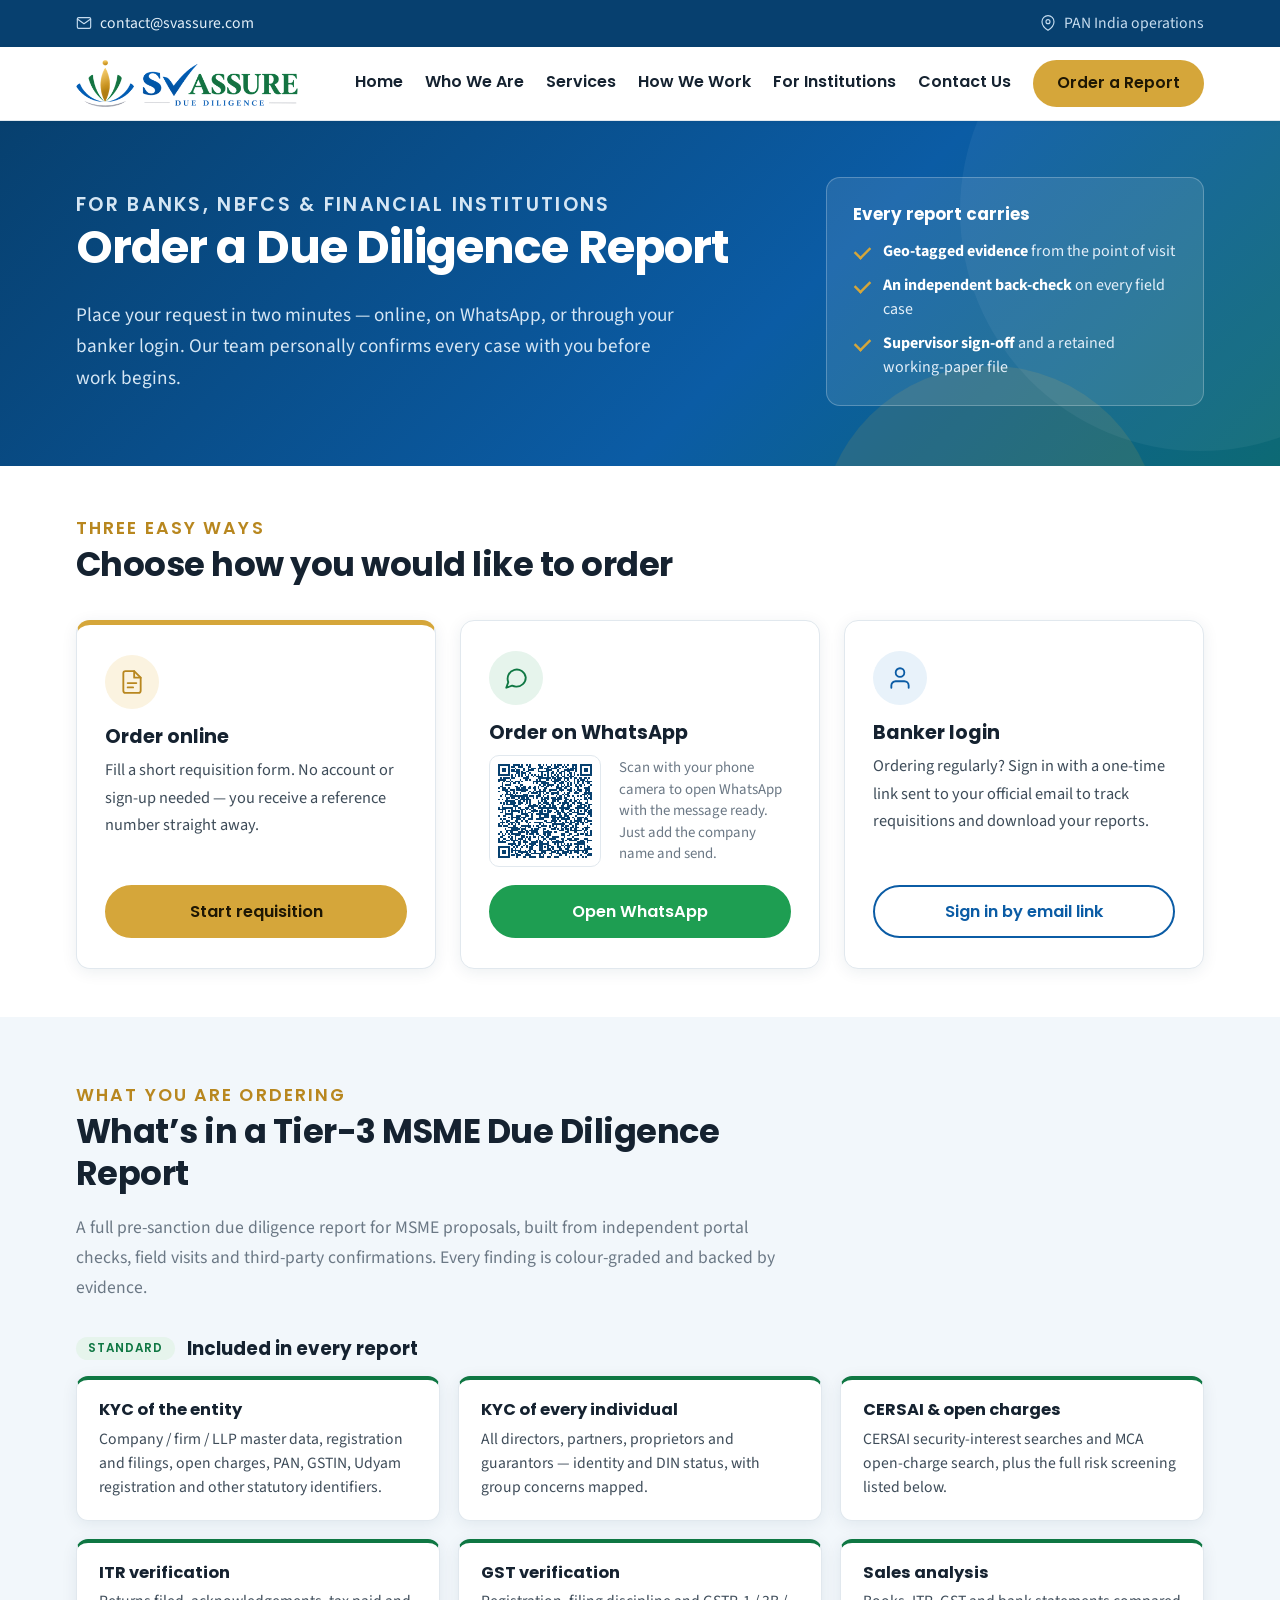
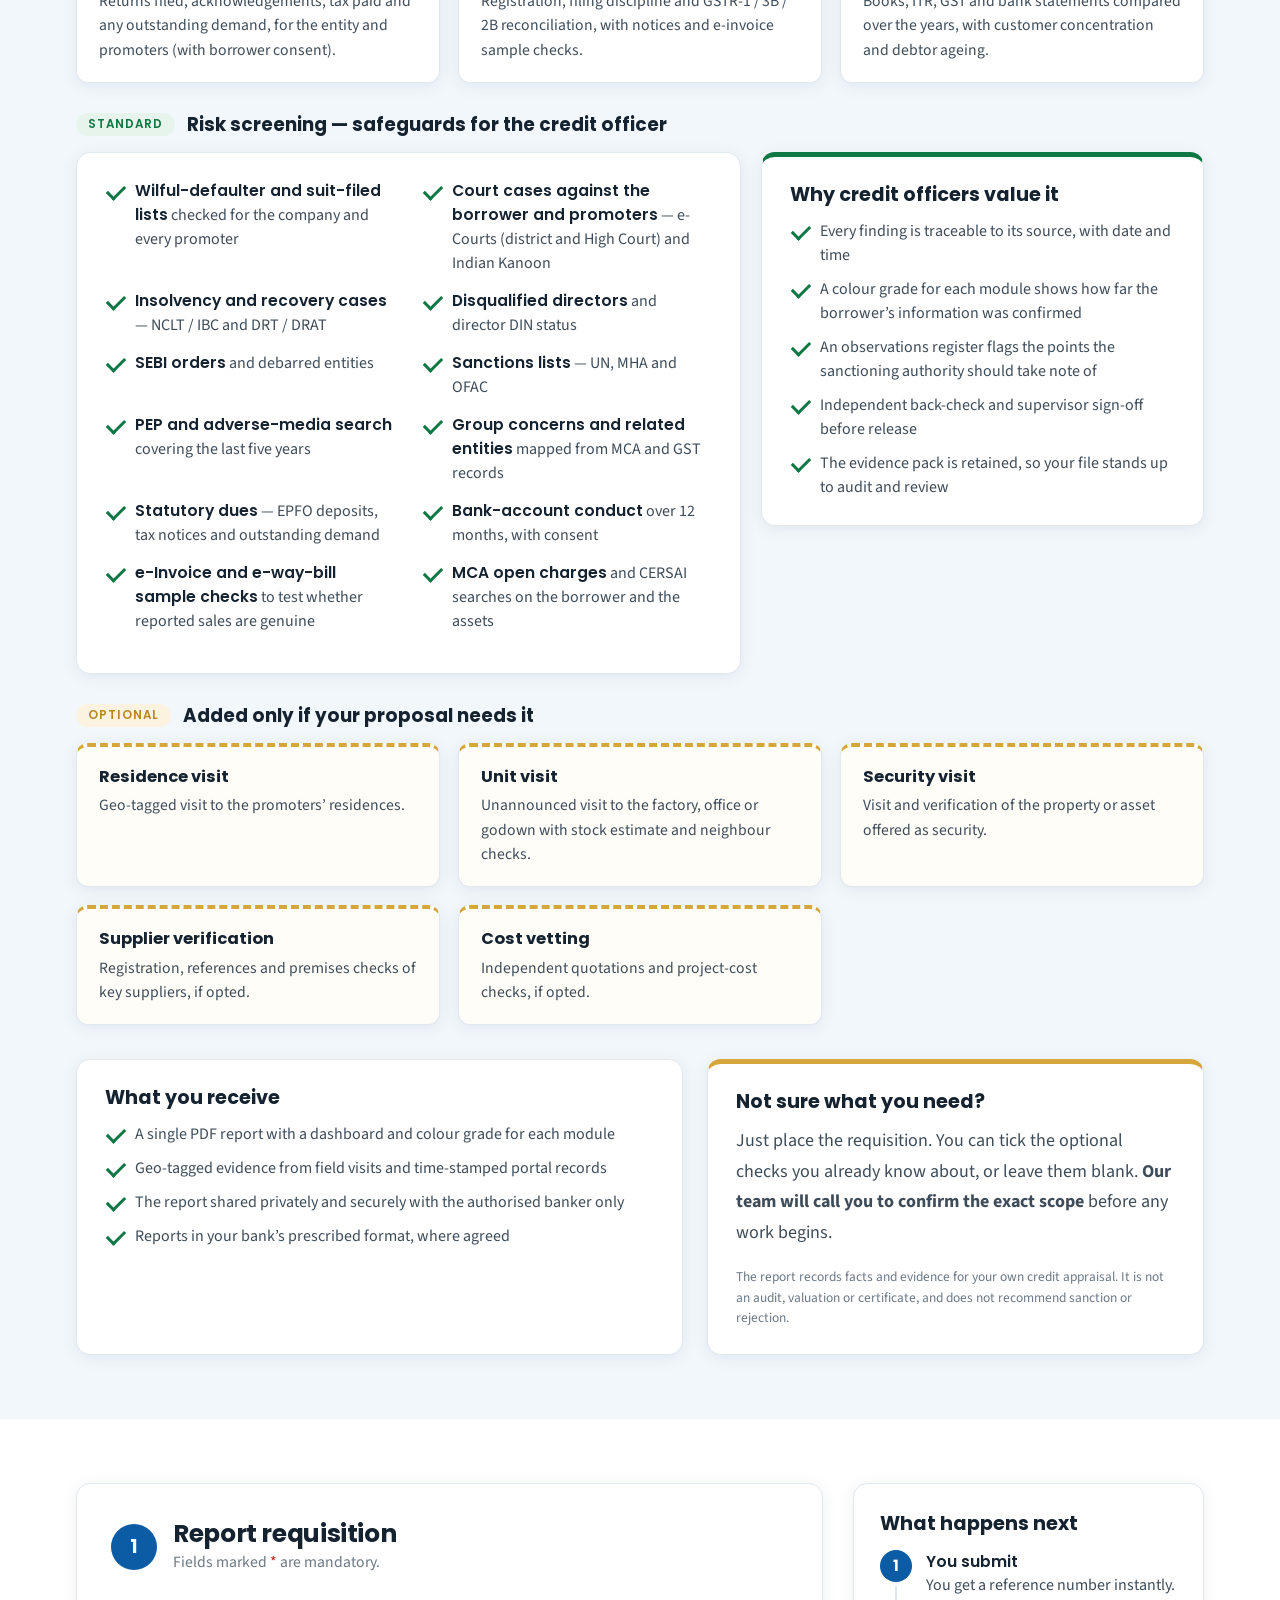
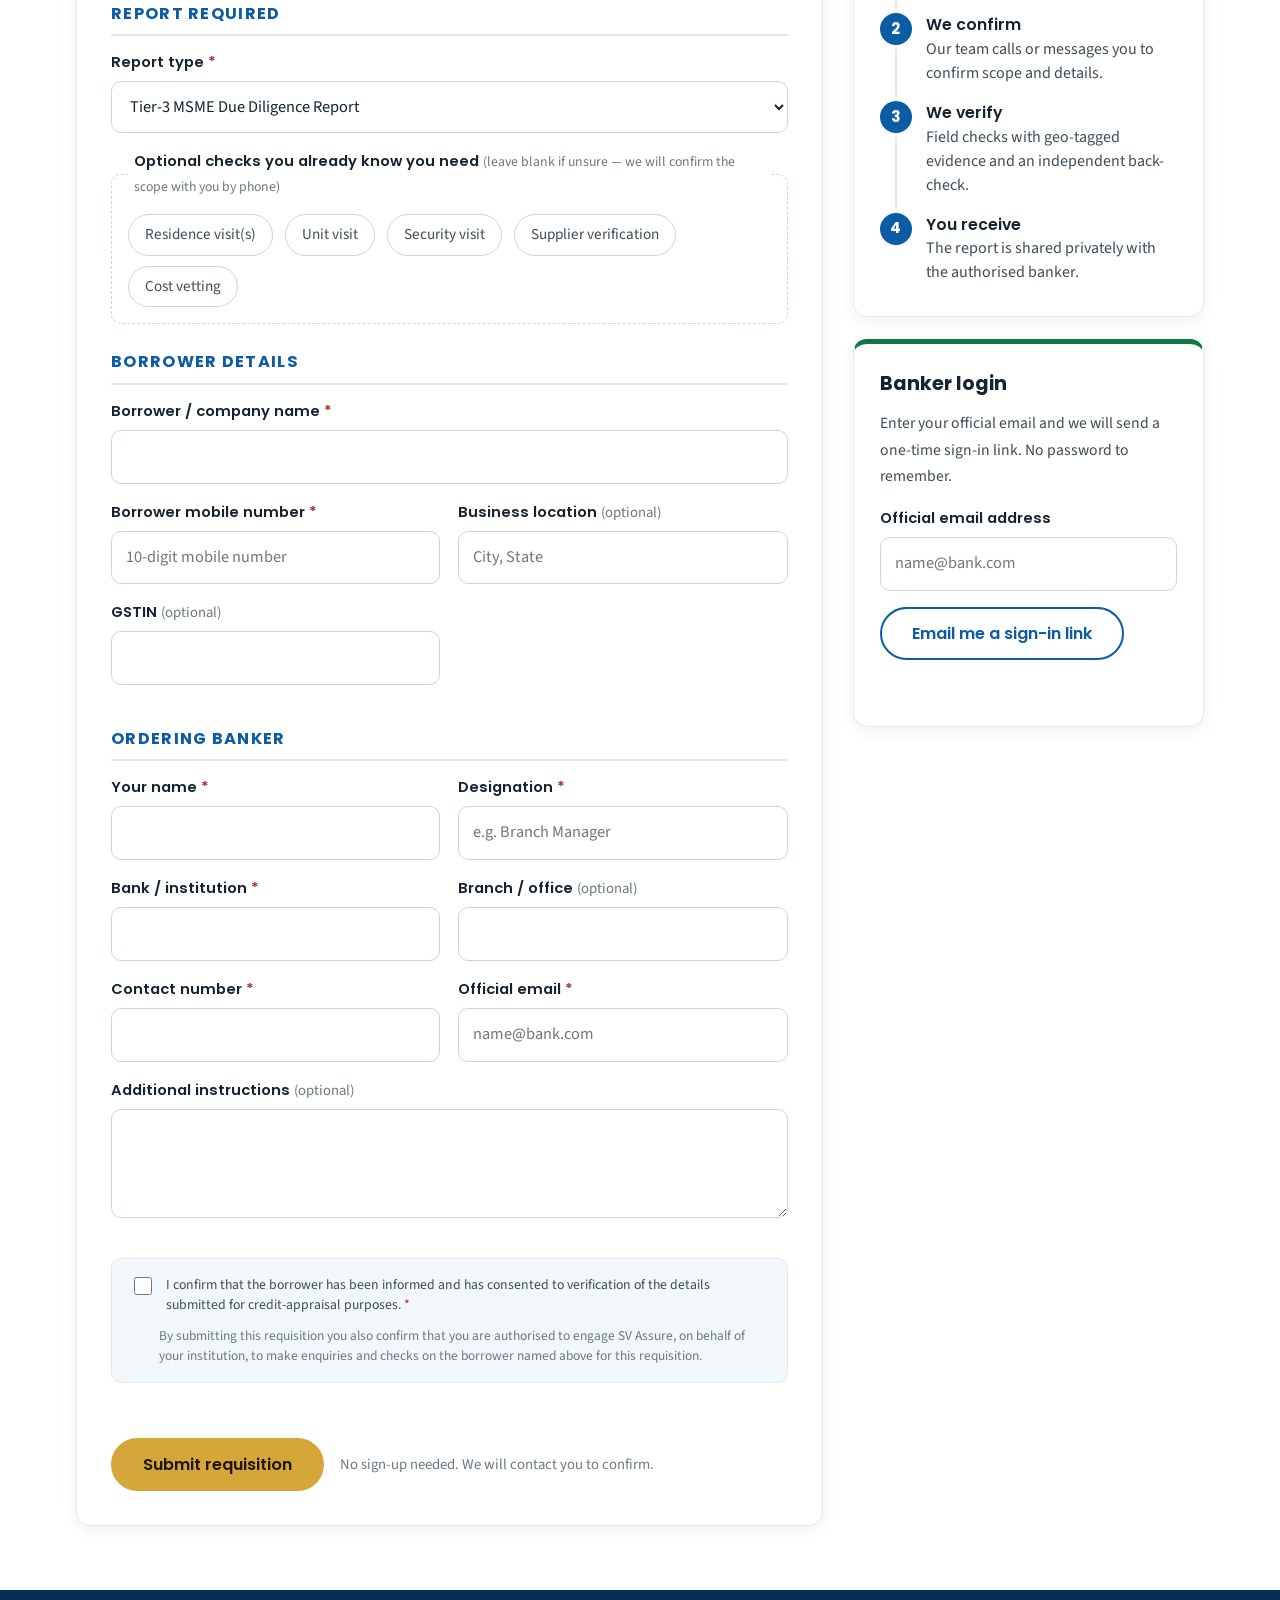
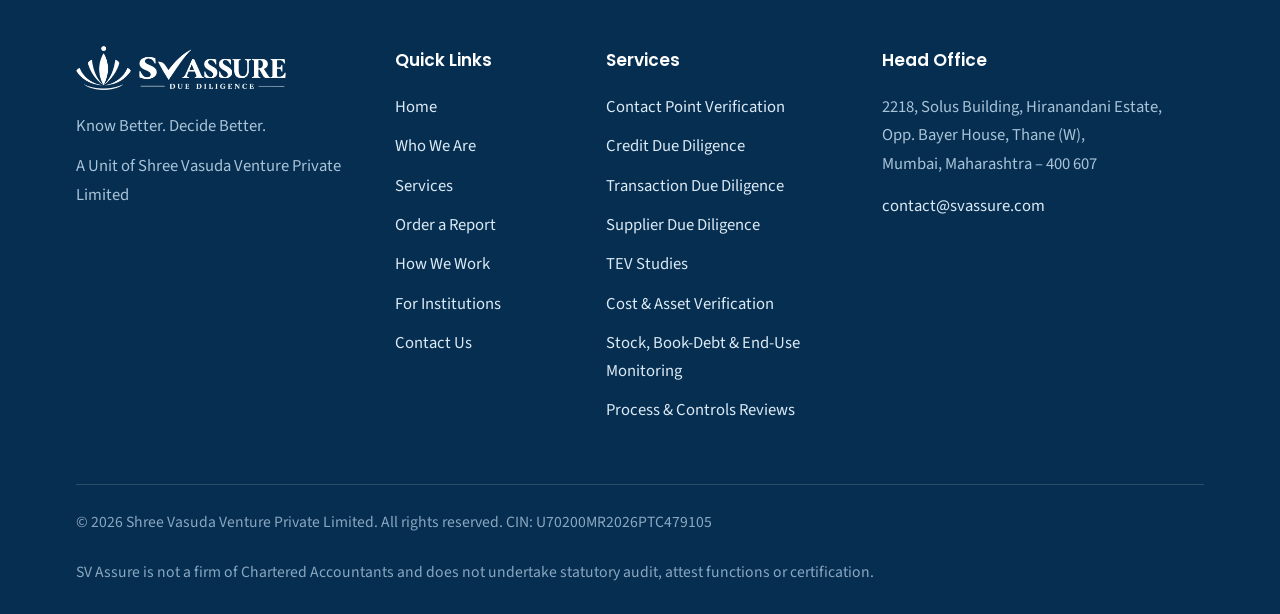
<file: order-report/index.html>
<!doctype html>
<html lang="en">
<head>
<meta charset="utf-8">
<meta name="viewport" content="width=device-width,initial-scale=1">
<meta name="theme-color" content="#0B5CA5">
<title>Order a Report | SV Assure</title>
<meta name="description" content="Order a Tier-3 MSME due diligence report from SV Assure. For banks, NBFCs and financial institutions.">
<link rel="icon" href="/assets/mark.png">
<link rel="preconnect" href="https://fonts.googleapis.com">
<link rel="preconnect" href="https://fonts.gstatic.com" crossorigin>
<link href="https://fonts.googleapis.com/css2?family=Poppins:wght@500;600;700&family=Source+Sans+3:wght@400;500;600;700&display=swap" rel="stylesheet">
<link rel="stylesheet" href="/order-report/portal.css">
<meta name="sv-assure-turnstile-sitekey" content="">
</head>
<body>
<div class="topbar">
  <div class="topbar-in">
    <span><svg viewBox="0 0 24 24" fill="none" stroke="currentColor" stroke-width="1.7" stroke-linecap="round" stroke-linejoin="round" aria-hidden="true"><path d="M4 4h16a2 2 0 0 1 2 2v12a2 2 0 0 1-2 2H4a2 2 0 0 1-2-2V6a2 2 0 0 1 2-2z"/><path d="M22 6l-10 7L2 6"/></svg><a href="mailto:contact@svassure.com">contact@svassure.com</a></span>
    <span class="r"><svg viewBox="0 0 24 24" fill="none" stroke="currentColor" stroke-width="1.7" stroke-linecap="round" stroke-linejoin="round" aria-hidden="true"><path d="M21 10c0 7-9 13-9 13s-9-6-9-13a9 9 0 0 1 18 0z"/><path d="M12 13a3 3 0 1 0 0-6 3 3 0 0 0 0 6z"/></svg>PAN India operations</span>
  </div>
</div>
<header class="site">
  <div class="head-in">
    <a class="brand" href="/"><img src="/assets/logo-h.png" alt="SV Assure &ndash; Due Diligence"></a>
    <button class="burger" aria-label="Open menu" aria-expanded="false">&#9776;</button>
    <nav class="main"><a href="/">Home</a><a href="/about.html">Who We Are</a><a href="/services.html">Services</a><a href="/how-we-work.html">How We Work</a><a href="/institutions.html">For Institutions</a><a href="/contact.html">Contact Us</a><a class="btn btn-gold" href="/order-report/">Order a Report</a></nav>
  </div>
</header>
<main>

<section class="hero">
  <div class="wrap">
    <div class="hero-grid">
      <div>
        <p class="eyebrow">For Banks, NBFCs &amp; Financial Institutions</p>
        <h1>Order a Due Diligence Report</h1>
        <p>Place your request in two minutes &mdash; online, on WhatsApp, or through your banker login. Our team personally confirms every case with you before work begins.</p>
      </div>
      <div class="hero-card">
        <h3>Every report carries</h3>
        <ul>
          <li><b style="color:#fff">Geo-tagged evidence</b> from the point of visit</li>
          <li><b style="color:#fff">An independent back-check</b> on every field case</li>
          <li><b style="color:#fff">Supervisor sign-off</b> and a retained working-paper file</li>
        </ul>
      </div>
    </div>
  </div>
</section>

<section class="tight">
  <div class="wrap">
    <div class="sec-head"><p class="eyebrow">Three easy ways</p><h2>Choose how you would like to order</h2></div>
    <div class="choices">
      <div class="choice main">
        <div class="ico"><svg viewBox="0 0 24 24" fill="none" stroke="currentColor" stroke-width="1.7" stroke-linecap="round" stroke-linejoin="round" aria-hidden="true"><path d="M14 2H6a2 2 0 0 0-2 2v16a2 2 0 0 0 2 2h12a2 2 0 0 0 2-2V8z"/><path d="M14 2v6h6"/><path d="M8 13h8M8 17h5"/></svg></div>
        <h3>Order online</h3>
        <p>Fill a short requisition form. No account or sign-up needed &mdash; you receive a reference number straight away.</p>
        <a class="btn btn-gold go" href="#order-form">Start requisition</a>
      </div>
      <div class="choice wa">
        <div class="ico"><svg viewBox="0 0 24 24" fill="none" stroke="currentColor" stroke-width="1.7" stroke-linecap="round" stroke-linejoin="round" aria-hidden="true"><path d="M21 11.5a8.4 8.4 0 0 1-9 8.4 8.6 8.6 0 0 1-3.6-.8L3 21l1.9-5.2A8.4 8.4 0 1 1 21 11.5z"/></svg></div>
        <h3>Order on WhatsApp</h3>
        <div class="qr-row">
          <img src="/order-report/whatsapp-order-qr.svg" width="112" height="112" alt="QR code: scan to start a WhatsApp chat with SV Assure">
          <span>Scan with your phone camera to open WhatsApp with the message ready. Just add the company name and send.</span>
        </div>
        <a class="btn btn-wa go" href="https://wa.me/919974165193?text=Hello%20SV%20Assure%20Team%2C%20I%20want%20to%20order%20a%20Tier-3%20MSME%20Due%20Diligence%20report%20on%20" target="_blank" rel="noopener">Open WhatsApp</a>
      </div>
      <div class="choice">
        <div class="ico"><svg viewBox="0 0 24 24" fill="none" stroke="currentColor" stroke-width="1.7" stroke-linecap="round" stroke-linejoin="round" aria-hidden="true"><path d="M20 21v-2a4 4 0 0 0-4-4H8a4 4 0 0 0-4 4v2"/><circle cx="12" cy="7" r="4"/></svg></div>
        <h3>Banker login</h3>
        <p>Ordering regularly? Sign in with a one-time link sent to your official email to track requisitions and download your reports.</p>
        <a class="btn btn-outline go" href="#banker-login">Sign in by email link</a>
      </div>
    </div>
  </div>
</section>

<section class="wash" id="whats-included">
  <div class="wrap">
    <div class="sec-head">
      <p class="eyebrow">What you are ordering</p>
      <h2>What&rsquo;s in a Tier-3 MSME Due Diligence Report</h2>
      <p>A full pre-sanction due diligence report for MSME proposals, built from independent portal checks, field visits and third-party confirmations. Every finding is colour-graded and backed by evidence.</p>
    </div>

    <h3 class="scope-title"><span class="tag std">Standard</span> Included in every report</h3>
    <div class="scope-grid">
      <div class="scope-card"><h4>KYC of the entity</h4><p>Company / firm / LLP master data, registration and filings, open charges, PAN, GSTIN, Udyam registration and other statutory identifiers.</p></div>
      <div class="scope-card"><h4>KYC of every individual</h4><p>All directors, partners, proprietors and guarantors &mdash; identity and DIN status, with group concerns mapped.</p></div>
      <div class="scope-card"><h4>CERSAI &amp; open charges</h4><p>CERSAI security-interest searches and MCA open-charge search, plus the full risk screening listed below.</p></div>
      <div class="scope-card"><h4>ITR verification</h4><p>Returns filed, acknowledgements, tax paid and any outstanding demand, for the entity and promoters (with borrower consent).</p></div>
      <div class="scope-card"><h4>GST verification</h4><p>Registration, filing discipline and GSTR-1 / 3B / 2B reconciliation, with notices and e-invoice sample checks.</p></div>
      <div class="scope-card"><h4>Sales analysis</h4><p>Books, ITR, GST and bank statements compared over the years, with customer concentration and debtor ageing.</p></div>
    </div>

    <h3 class="scope-title"><span class="tag std">Standard</span> Risk screening &mdash; safeguards for the credit officer</h3>
    <div class="screen">
      <div class="screen-list">
        <ul class="ticklist two">
          <li><b>Wilful-defaulter and suit-filed lists</b> checked for the company and every promoter</li>
          <li><b>Court cases against the borrower and promoters</b> &mdash; e-Courts (district and High Court) and Indian Kanoon</li>
          <li><b>Insolvency and recovery cases</b> &mdash; NCLT / IBC and DRT / DRAT</li>
          <li><b>Disqualified directors</b> and director DIN status</li>
          <li><b>SEBI orders</b> and debarred entities</li>
          <li><b>Sanctions lists</b> &mdash; UN, MHA and OFAC</li>
          <li><b>PEP and adverse-media search</b> covering the last five years</li>
          <li><b>Group concerns and related entities</b> mapped from MCA and GST records</li>
          <li><b>Statutory dues</b> &mdash; EPFO deposits, tax notices and outstanding demand</li>
          <li><b>Bank-account conduct</b> over 12 months, with consent</li>
          <li><b>e-Invoice and e-way-bill sample checks</b> to test whether reported sales are genuine</li>
          <li><b>MCA open charges</b> and CERSAI searches on the borrower and the assets</li>
        </ul>
      </div>
      <div class="screen-why">
        <h3>Why credit officers value it</h3>
        <ul class="ticklist">
          <li>Every finding is traceable to its source, with date and time</li>
          <li>A colour grade for each module shows how far the borrower&rsquo;s information was confirmed</li>
          <li>An observations register flags the points the sanctioning authority should take note of</li>
          <li>Independent back-check and supervisor sign-off before release</li>
          <li>The evidence pack is retained, so your file stands up to audit and review</li>
        </ul>
      </div>
    </div>

    <h3 class="scope-title"><span class="tag opt">Optional</span> Added only if your proposal needs it</h3>
    <div class="scope-grid">
      <div class="scope-card optional"><h4>Residence visit</h4><p>Geo-tagged visit to the promoters&rsquo; residences.</p></div>
      <div class="scope-card optional"><h4>Unit visit</h4><p>Unannounced visit to the factory, office or godown with stock estimate and neighbour checks.</p></div>
      <div class="scope-card optional"><h4>Security visit</h4><p>Visit and verification of the property or asset offered as security.</p></div>
      <div class="scope-card optional"><h4>Supplier verification</h4><p>Registration, references and premises checks of key suppliers, if opted.</p></div>
      <div class="scope-card optional"><h4>Cost vetting</h4><p>Independent quotations and project-cost checks, if opted.</p></div>
    </div>

    <div class="scope-foot">
      <div>
        <h3>What you receive</h3>
        <ul class="ticklist">
          <li>A single PDF report with a dashboard and colour grade for each module</li>
          <li>Geo-tagged evidence from field visits and time-stamped portal records</li>
          <li>The report shared privately and securely with the authorised banker only</li>
          <li>Reports in your bank&rsquo;s prescribed format, where agreed</li>
        </ul>
      </div>
      <div class="scope-note">
        <h3>Not sure what you need?</h3>
        <p>Just place the requisition. You can tick the optional checks you already know about, or leave them blank. <b>Our team will call you to confirm the exact scope</b> before any work begins.</p>
        <p class="fine" style="margin:0">The report records facts and evidence for your own credit appraisal. It is not an audit, valuation or certificate, and does not recommend sanction or rejection.</p>
      </div>
    </div>
  </div>
</section>

<section id="order-form">
  <div class="wrap">
    <div class="form-layout">
      <div class="card">
        <div id="form-panel">
          <div class="card-head"><span class="n">1</span><div><h2>Report requisition</h2><p>Fields marked <span style="color:var(--danger)">*</span> are mandatory.</p></div></div>
          <form id="requisition-form" novalidate>
            <input class="hp" name="website" tabindex="-1" autocomplete="off" aria-hidden="true">
            <div class="group">
              <h3>Report required</h3>
              <label class="f">Report type <span class="req">*</span>
                <select name="reportType" required><option value="Tier-3 MSME Due Diligence Report">Tier-3 MSME Due Diligence Report</option></select>
              </label>
              <fieldset class="modules">
                <legend>Optional checks you already know you need <span class="opt">(leave blank if unsure &mdash; we will confirm the scope with you by phone)</span></legend>
                <label class="chip"><input type="checkbox" name="modules" value="residence"><span>Residence visit(s)</span></label>
                <label class="chip"><input type="checkbox" name="modules" value="unit"><span>Unit visit</span></label>
                <label class="chip"><input type="checkbox" name="modules" value="security"><span>Security visit</span></label>
                <label class="chip"><input type="checkbox" name="modules" value="supplier"><span>Supplier verification</span></label>
                <label class="chip"><input type="checkbox" name="modules" value="cost"><span>Cost vetting</span></label>
              </fieldset>
            </div>
            <div class="group">
              <h3>Borrower details</h3>
              <div class="fields">
                <label class="f full">Borrower / company name <span class="req">*</span><input name="borrowerName" required maxlength="200" autocomplete="off"></label>
                <label class="f">Borrower mobile number <span class="req">*</span><input name="borrowerMobile" required inputmode="tel" maxlength="16" placeholder="10-digit mobile number"></label>
                <label class="f">Business location <span class="opt">(optional)</span><input name="location" maxlength="180" placeholder="City, State"></label>
                <label class="f">GSTIN <span class="opt">(optional)</span><input name="gstin" maxlength="15" autocapitalize="characters"></label>
              </div>
            </div>
            <div class="group">
              <h3>Ordering banker</h3>
              <div class="fields">
                <label class="f">Your name <span class="req">*</span><input name="bankerName" required maxlength="120" autocomplete="name"></label>
                <label class="f">Designation <span class="req">*</span><input name="designation" required maxlength="120" placeholder="e.g. Branch Manager"></label>
                <label class="f">Bank / institution <span class="req">*</span><input name="bankName" required maxlength="160" autocomplete="organization"></label>
                <label class="f">Branch / office <span class="opt">(optional)</span><input name="branch" maxlength="160"></label>
                <label class="f">Contact number <span class="req">*</span><input name="bankerMobile" required inputmode="tel" maxlength="16" autocomplete="tel"></label>
                <label class="f">Official email <span class="req">*</span><input name="bankerEmail" type="email" required maxlength="200" autocomplete="email" placeholder="name@bank.com"></label>
                <label class="f full">Additional instructions <span class="opt">(optional)</span><textarea name="remarks" maxlength="1500" rows="3"></textarea></label>
              </div>
            </div>
            <div class="confirm-box">
              <label class="tick"><input type="checkbox" name="consent" required><span>I confirm that the borrower has been informed and has consented to verification of the details submitted for credit-appraisal purposes. <span class="req" style="color:var(--danger)">*</span></span></label>
              <p class="fine">By submitting this requisition you also confirm that you are authorised to engage SV Assure, on behalf of your institution, to make enquiries and checks on the borrower named above for this requisition.</p>
            </div>
            <div id="turnstile-box" class="cf-turnstile"></div>
            <p id="form-message" class="form-message" role="status" aria-live="polite"></p>
            <div class="submit-row">
              <button class="btn btn-gold" id="submit-button" type="submit">Submit requisition</button>
              <span class="subtext">No sign-up needed. We will contact you to confirm.</span>
            </div>
          </form>
        </div>
        <div id="success-panel" class="success" hidden>
          <div class="tickmark">&#10003;</div>
          <h2>Requisition received</h2>
          <p>Your reference number is</p>
          <strong class="ref" id="reference-number"></strong>
          <p>A confirmation has been emailed to you. Our team will contact you shortly to confirm the details. Please keep the reference number handy.</p>
          <a href="#order-form" class="btn btn-outline" id="new-order">Place another requisition</a>
        </div>
      </div>

      <aside class="side">
        <div class="card">
          <h3>What happens next</h3>
          <ol class="flow">
            <li><b>You submit</b>You get a reference number instantly.</li>
            <li><b>We confirm</b>Our team calls or messages you to confirm scope and details.</li>
            <li><b>We verify</b>Field checks with geo-tagged evidence and an independent back-check.</li>
            <li><b>You receive</b>The report is shared privately with the authorised banker.</li>
          </ol>
        </div>
        <div class="card login-box" id="banker-login">
          <h3>Banker login</h3>
          <p>Enter your official email and we will send a one-time sign-in link. No password to remember.</p>
          <form id="login-form" novalidate>
            <label class="f">Official email address<input type="email" name="email" required placeholder="name@bank.com" autocomplete="email"></label>
            <button class="btn btn-outline" type="submit">Email me a sign-in link</button>
            <p id="login-message" class="form-message" role="status" aria-live="polite"></p>
          </form>
        </div>
      </aside>
    </div>
  </div>
</section>

</main>
<footer class="site">
  <div class="wrap">
    <div class="fgrid">
      <div>
        <img class="flogo" src="/assets/logo-h-white.png" alt="SV Assure">
        <p style="margin:0 0 12px">Know Better. Decide Better.</p>
        <p style="margin:0">A Unit of Shree Vasuda Venture Private Limited</p>
      </div>
      <div>
        <h5>Quick Links</h5>
        <ul>
          <li><a href="/">Home</a></li>
          <li><a href="/about.html">Who We Are</a></li>
          <li><a href="/services.html">Services</a></li>
          <li><a href="/order-report/">Order a Report</a></li>
          <li><a href="/how-we-work.html">How We Work</a></li>
          <li><a href="/institutions.html">For Institutions</a></li>
          <li><a href="/contact.html">Contact Us</a></li>
        </ul>
      </div>
      <div>
        <h5>Services</h5>
        <ul>
          <li><a href="/services.html#cpv">Contact Point Verification</a></li>
          <li><a href="/services.html#credit">Credit Due Diligence</a></li>
          <li><a href="/services.html#transaction">Transaction Due Diligence</a></li>
          <li><a href="/services.html#supplier">Supplier Due Diligence</a></li>
          <li><a href="/services.html#tev">TEV Studies</a></li>
          <li><a href="/services.html#cost">Cost &amp; Asset Verification</a></li>
          <li><a href="/services.html#stock">Stock, Book-Debt &amp; End-Use Monitoring</a></li>
          <li><a href="/services.html#process">Process &amp; Controls Reviews</a></li>
        </ul>
      </div>
      <div>
        <h5>Head Office</h5>
        <p style="margin:0 0 14px">2218, Solus Building, Hiranandani Estate,<br>Opp. Bayer House, Thane (W),<br>Mumbai, Maharashtra &ndash; 400 607</p>
        <p style="margin:0"><a href="mailto:contact@svassure.com">contact@svassure.com</a></p>
      </div>
    </div>
    <div class="fbot">
      <span>&copy; <span id="yr">2026</span> Shree Vasuda Venture Private Limited. All rights reserved. CIN: U70200MR2026PTC479105</span>
      <span>SV Assure is not a firm of Chartered Accountants and does not undertake statutory audit, attest functions or certification.</span>
    </div>
  </div>
</footer>
<script src="/order-report/api-config.js"></script>
<script src="/order-report/portal.js"></script>
<script>
(function(){
  var b=document.querySelector('.burger'), n=document.querySelector('nav.main');
  if(b){b.addEventListener('click',function(){var o=n.classList.toggle('open');b.setAttribute('aria-expanded',o?'true':'false');b.innerHTML=o?'&#10005;':'&#9776;';});}
  var y=document.getElementById('yr'); if(y){y.textContent=new Date().getFullYear();}
})();
</script>
</body>
</html>
</file>
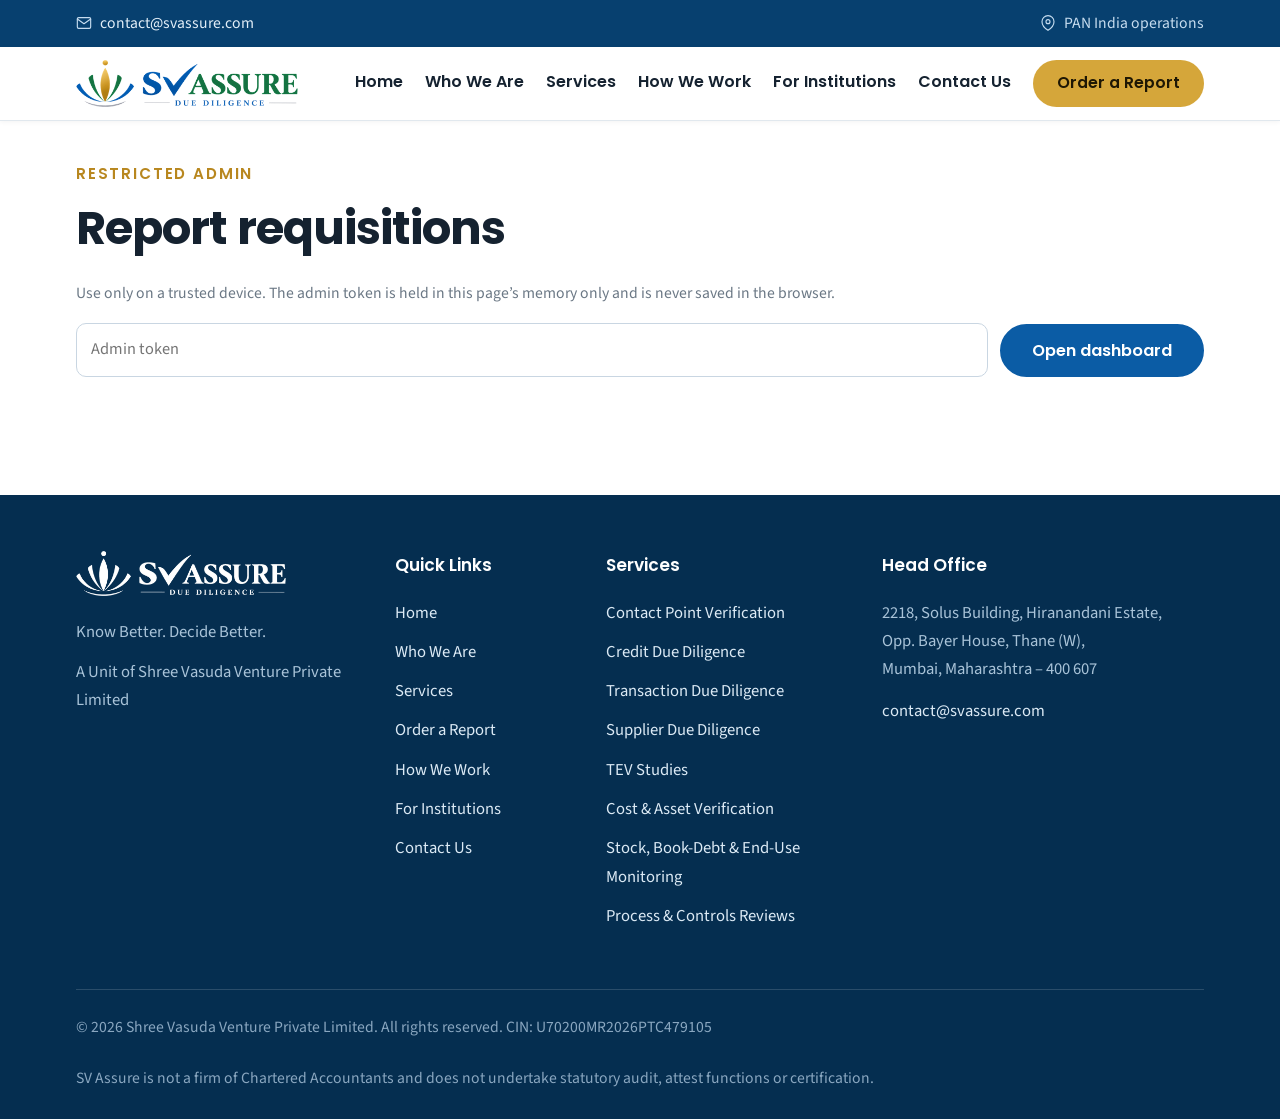
<file: order-report/admin/index.html>
<!doctype html>
<html lang="en">
<head>
<meta charset="utf-8">
<meta name="viewport" content="width=device-width,initial-scale=1">
<meta name="theme-color" content="#0B5CA5">
<title>Admin | SV Assure</title>
<meta name="robots" content="noindex,nofollow">
<link rel="icon" href="/assets/mark.png">
<link rel="preconnect" href="https://fonts.googleapis.com">
<link rel="preconnect" href="https://fonts.gstatic.com" crossorigin>
<link href="https://fonts.googleapis.com/css2?family=Poppins:wght@500;600;700&family=Source+Sans+3:wght@400;500;600;700&display=swap" rel="stylesheet">
<link rel="stylesheet" href="/order-report/portal.css">
</head>
<body>
<div class="topbar">
  <div class="topbar-in">
    <span><svg viewBox="0 0 24 24" fill="none" stroke="currentColor" stroke-width="1.7" stroke-linecap="round" stroke-linejoin="round" aria-hidden="true"><path d="M4 4h16a2 2 0 0 1 2 2v12a2 2 0 0 1-2 2H4a2 2 0 0 1-2-2V6a2 2 0 0 1 2-2z"/><path d="M22 6l-10 7L2 6"/></svg><a href="mailto:contact@svassure.com">contact@svassure.com</a></span>
    <span class="r"><svg viewBox="0 0 24 24" fill="none" stroke="currentColor" stroke-width="1.7" stroke-linecap="round" stroke-linejoin="round" aria-hidden="true"><path d="M21 10c0 7-9 13-9 13s-9-6-9-13a9 9 0 0 1 18 0z"/><path d="M12 13a3 3 0 1 0 0-6 3 3 0 0 0 0 6z"/></svg>PAN India operations</span>
  </div>
</div>
<header class="site">
  <div class="head-in">
    <a class="brand" href="/"><img src="/assets/logo-h.png" alt="SV Assure &ndash; Due Diligence"></a>
    <button class="burger" aria-label="Open menu" aria-expanded="false">&#9776;</button>
    <nav class="main"><a href="/">Home</a><a href="/about.html">Who We Are</a><a href="/services.html">Services</a><a href="/how-we-work.html">How We Work</a><a href="/institutions.html">For Institutions</a><a href="/contact.html">Contact Us</a><a class="btn btn-gold" href="/order-report/">Order a Report</a></nav>
  </div>
</header>
<main>
<div class="admin-wrap">
  <p class="eyebrow" style="color:var(--gold-d)">Restricted admin</p>
  <h1>Report requisitions</h1>
  <p class="muted" style="font-size:.98rem">Use only on a trusted device. The admin token is held in this page&rsquo;s memory only and is never saved in the browser.</p>
  <form id="auth" class="toolbar">
    <input id="token" type="password" autocomplete="current-password" required placeholder="Admin token" aria-label="Admin token">
    <button class="btn" type="submit">Open dashboard</button>
  </form>
  <p id="msg" role="status" class="form-message"></p>
  <section id="panel" hidden style="padding:0">
    <details class="logform" id="logform">
      <summary>+ Log an order received on WhatsApp / phone / email</summary>
      <form id="log-form" novalidate>
        <div class="fields">
          <label class="f">Received by<select name="channel"><option value="whatsapp">WhatsApp</option><option value="phone">Phone call</option><option value="email">Email</option><option value="other">Other</option></select></label>
          <label class="f">Borrower / company name <span class="req">*</span><input name="borrowerName" required maxlength="200"></label>
          <label class="f">Borrower mobile <span class="opt">(optional)</span><input name="borrowerMobile" inputmode="tel" maxlength="16"></label>
          <label class="f">Business location <span class="opt">(optional)</span><input name="location" maxlength="180"></label>
          <label class="f">Bank / institution<input name="bankName" maxlength="160"></label>
          <label class="f">Banker name<input name="bankerName" maxlength="120"></label>
          <label class="f">Banker mobile<input name="bankerMobile" inputmode="tel" maxlength="16"></label>
          <label class="f">Banker email <span class="opt">(lets them see it after login)</span><input name="bankerEmail" type="email" maxlength="200"></label>
          <label class="f full">Notes<textarea name="remarks" rows="2" maxlength="1500"></textarea></label>
        </div>
        <p style="font-size:.88rem;color:var(--muted)">Authority and borrower consent are not recorded for logged orders &mdash; confirm them with the banker directly and note it above.</p>
        <button class="btn btn-gold" type="submit">Save and get reference</button>
      </form>
    </details>
    <div class="toolbar">
      <input id="q" placeholder="Search reference, borrower, bank, email" aria-label="Search">
      <select id="filter" aria-label="Filter by status"><option value="">All statuses</option><option>New</option><option>Accepted</option><option>In Progress</option><option>Query Raised</option><option>Completed</option><option>Cancelled</option></select>
      <button id="refresh" class="btn btn-outline btn-sm" type="button">Refresh</button>
      <button id="export" class="btn btn-outline btn-sm" type="button">Export CSV</button>
    </div>
    <div id="orders"></div>
  </section>
</div>
</main>
<footer class="site">
  <div class="wrap">
    <div class="fgrid">
      <div>
        <img class="flogo" src="/assets/logo-h-white.png" alt="SV Assure">
        <p style="margin:0 0 12px">Know Better. Decide Better.</p>
        <p style="margin:0">A Unit of Shree Vasuda Venture Private Limited</p>
      </div>
      <div>
        <h5>Quick Links</h5>
        <ul>
          <li><a href="/">Home</a></li>
          <li><a href="/about.html">Who We Are</a></li>
          <li><a href="/services.html">Services</a></li>
          <li><a href="/order-report/">Order a Report</a></li>
          <li><a href="/how-we-work.html">How We Work</a></li>
          <li><a href="/institutions.html">For Institutions</a></li>
          <li><a href="/contact.html">Contact Us</a></li>
        </ul>
      </div>
      <div>
        <h5>Services</h5>
        <ul>
          <li><a href="/services.html#cpv">Contact Point Verification</a></li>
          <li><a href="/services.html#credit">Credit Due Diligence</a></li>
          <li><a href="/services.html#transaction">Transaction Due Diligence</a></li>
          <li><a href="/services.html#supplier">Supplier Due Diligence</a></li>
          <li><a href="/services.html#tev">TEV Studies</a></li>
          <li><a href="/services.html#cost">Cost &amp; Asset Verification</a></li>
          <li><a href="/services.html#stock">Stock, Book-Debt &amp; End-Use Monitoring</a></li>
          <li><a href="/services.html#process">Process &amp; Controls Reviews</a></li>
        </ul>
      </div>
      <div>
        <h5>Head Office</h5>
        <p style="margin:0 0 14px">2218, Solus Building, Hiranandani Estate,<br>Opp. Bayer House, Thane (W),<br>Mumbai, Maharashtra &ndash; 400 607</p>
        <p style="margin:0"><a href="mailto:contact@svassure.com">contact@svassure.com</a></p>
      </div>
    </div>
    <div class="fbot">
      <span>&copy; <span id="yr">2026</span> Shree Vasuda Venture Private Limited. All rights reserved. CIN: U70200MR2026PTC479105</span>
      <span>SV Assure is not a firm of Chartered Accountants and does not undertake statutory audit, attest functions or certification.</span>
    </div>
  </div>
</footer>
<script src="/order-report/api-config.js"></script>
<script>
(()=>{
let token='';
const msg=document.getElementById('msg'),panel=document.getElementById('panel'),list=document.getElementById('orders');
const statuses=['New','Accepted','In Progress','Query Raised','Completed','Cancelled'];
const fmt=s=>{try{return new Date(String(s).replace(' ','T')+'Z').toLocaleString('en-IN',{dateStyle:'medium',timeStyle:'short'})}catch(e){return s}};
async function api(path,opts={}){
  opts.headers={...(opts.headers||{}),'X-Admin-Token':token};
  const r=await window.svaApi(path,opts),d=await r.json();
  if(!r.ok)throw Error(d.error||'Request failed');return d;
}
const el=(tag,props={},...kids)=>{const e=document.createElement(tag);Object.assign(e,props);kids.forEach(k=>e.append(k));return e};
async function load(){
  msg.className='form-message';msg.textContent='Loading…';
  try{
    const p=new URLSearchParams();
    if(document.getElementById('q').value)p.set('q',document.getElementById('q').value);
    if(document.getElementById('filter').value)p.set('status',document.getElementById('filter').value);
    const d=await api('/api/admin/orders?'+p);
    list.replaceChildren();
    for(const o of d.orders)list.appendChild(card(o));
    msg.className='form-message ok';msg.textContent='Showing '+d.orders.length+' requisition(s).';
  }catch(e){msg.className='form-message error';msg.textContent=e.message;panel.hidden=true}
}
function card(o){
  const left=el('div');
  const h=el('h3',{textContent:o.reference+' · '+o.borrower_name});
  h.appendChild(el('span',{className:'src '+o.source,textContent:o.source}));
  left.append(h,
    el('p',{textContent:[o.bank_name,o.banker_name,o.designation].filter(Boolean).join(' / ')+(o.banker_email?' · '+o.banker_email:'')}),
    el('p',{className:'muted',textContent:'Borrower: '+(o.borrower_mobile||'—')+' · Banker: '+(o.banker_mobile||'—')+' · GSTIN: '+(o.gstin||'—')+' · '+(o.location||'')}),
    el('p',{className:'muted',textContent:'Received '+fmt(o.created_at)}));
  if(o.remarks)left.appendChild(el('p',{textContent:'Notes: '+o.remarks}));
  const act=el('div',{className:'actions'});
  const sel=el('select',{ariaLabel:'Status for '+o.reference});
  statuses.forEach(s=>{const op=el('option',{value:s,textContent:s});op.selected=s===o.status;sel.appendChild(op)});
  const note=el('input',{type:'text',placeholder:'Note (optional)',maxLength:500,ariaLabel:'Status note'});
  const save=el('button',{className:'btn btn-sm',type:'button',textContent:'Save status'});
  save.onclick=async()=>{try{await api('/api/admin/orders',{method:'PATCH',headers:{'Content-Type':'application/json'},body:JSON.stringify({id:o.id,status:sel.value,note:note.value})});await load()}catch(e){msg.className='form-message error';msg.textContent=e.message}};
  act.appendChild(el('div',{className:'row'},sel,note,save));
  const up=el('form',{className:'row'});
  const file=el('input',{type:'file',accept:'application/pdf',required:true,ariaLabel:'PDF report for '+o.reference});
  const hidden=el('input',{type:'hidden',name:'orderId',value:o.id});
  up.append(file,hidden,el('button',{className:'btn btn-outline btn-sm',textContent:o.report_available?'Replace PDF':'Upload PDF'}));
  up.onsubmit=async e=>{e.preventDefault();try{await api('/api/reports',{method:'POST',body:new FormData(up)});await load()}catch(err){msg.className='form-message error';msg.textContent=err.message}};
  act.appendChild(up);
  const row=el('div',{className:'row'});
  if(o.report_available){
    const dl=el('button',{className:'btn btn-outline btn-sm',type:'button',textContent:'Download stored report'});
    dl.onclick=async()=>{try{const r=await window.svaApi('/api/reports?id='+o.id,{headers:{'X-Admin-Token':token}});if(!r.ok){const d=await r.json();throw Error(d.error||'Download failed')}const blob=await r.blob(),a=document.createElement('a');a.href=URL.createObjectURL(blob);a.download=o.reference+'-report.pdf';a.click();URL.revokeObjectURL(a.href)}catch(e){msg.className='form-message error';msg.textContent=e.message}};
    row.appendChild(dl);
  }
  const trail=el('div',{className:'trail',hidden:true});
  const hist=el('button',{className:'btn btn-outline btn-sm',type:'button',textContent:'Status trail'});
  hist.onclick=async()=>{
    if(!trail.hidden){trail.hidden=true;return}
    try{
      const d=await api('/api/admin/events?orderId='+o.id);trail.replaceChildren();
      if(d.confirmation)trail.appendChild(el('p',{className:'muted',textContent:'Banker confirmed borrower consent and authority on '+fmt(d.confirmation.confirmed_at)+' (wording '+d.confirmation.authority_version+').'}));
      else trail.appendChild(el('p',{className:'muted',textContent:'No on-form confirmation recorded (order logged by SV Assure).'}));
      const ol=el('ol');
      d.events.forEach(ev=>ol.appendChild(el('li',{textContent:fmt(ev.created_at)+' — '+ev.event+(ev.from_status?' ('+ev.from_status+' → '+ev.to_status+')':ev.to_status?' ('+ev.to_status+')':'')+' · '+ev.actor+(ev.note?' · '+ev.note:'')})));
      trail.appendChild(ol);trail.hidden=false;
    }catch(e){msg.className='form-message error';msg.textContent=e.message}
  };
  row.appendChild(hist);act.appendChild(row);
  return el('article',{className:'admin-order'},left,act,trail);
}
document.getElementById('auth').onsubmit=async e=>{e.preventDefault();token=document.getElementById('token').value;panel.hidden=false;await load()};
document.getElementById('refresh').onclick=load;
document.getElementById('filter').onchange=load;
document.getElementById('q').onkeydown=e=>{if(e.key==='Enter'){e.preventDefault();load()}};
document.getElementById('export').onclick=async()=>{try{const r=await window.svaApi('/api/admin/export',{headers:{'X-Admin-Token':token}});if(!r.ok){const d=await r.json();throw Error(d.error||'Export failed')}const blob=await r.blob(),a=document.createElement('a');a.href=URL.createObjectURL(blob);a.download='sv-assure-requisitions.csv';a.click();URL.revokeObjectURL(a.href)}catch(e){msg.className='form-message error';msg.textContent=e.message}};
document.getElementById('log-form').onsubmit=async e=>{
  e.preventDefault();const f=e.target;
  try{
    const body=Object.fromEntries(new FormData(f).entries());
    const d=await api('/api/admin/orders',{method:'POST',headers:{'Content-Type':'application/json'},body:JSON.stringify(body)});
    f.reset();document.getElementById('logform').open=false;await load();
    msg.className='form-message ok';msg.textContent='Order logged. Reference: '+d.reference;
  }catch(err){msg.className='form-message error';msg.textContent=err.message}
};
})();
</script>
<script>
(function(){
  var b=document.querySelector('.burger'), n=document.querySelector('nav.main');
  if(b){b.addEventListener('click',function(){var o=n.classList.toggle('open');b.setAttribute('aria-expanded',o?'true':'false');b.innerHTML=o?'&#10005;':'&#9776;';});}
  var y=document.getElementById('yr'); if(y){y.textContent=new Date().getFullYear();}
})();
</script>
</body>
</html>
</file>
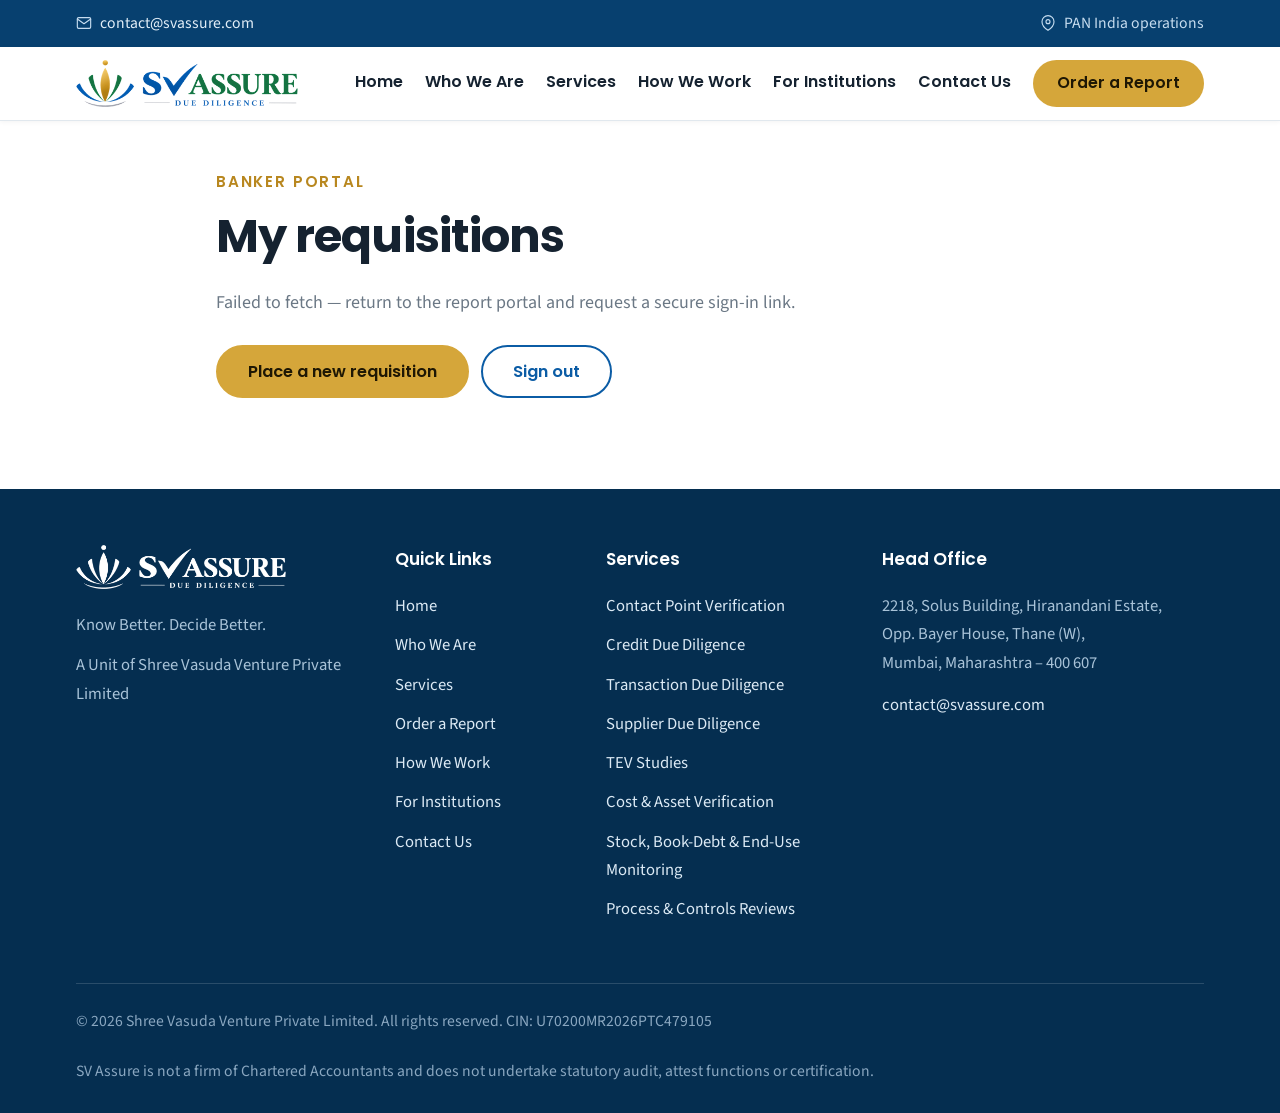
<file: order-report/my-orders/index.html>
<!doctype html>
<html lang="en">
<head>
<meta charset="utf-8">
<meta name="viewport" content="width=device-width,initial-scale=1">
<meta name="theme-color" content="#0B5CA5">
<title>My requisitions | SV Assure</title>
<meta name="robots" content="noindex,nofollow">
<link rel="icon" href="/assets/mark.png">
<link rel="preconnect" href="https://fonts.googleapis.com">
<link rel="preconnect" href="https://fonts.gstatic.com" crossorigin>
<link href="https://fonts.googleapis.com/css2?family=Poppins:wght@500;600;700&family=Source+Sans+3:wght@400;500;600;700&display=swap" rel="stylesheet">
<link rel="stylesheet" href="/order-report/portal.css">
</head>
<body>
<div class="topbar">
  <div class="topbar-in">
    <span><svg viewBox="0 0 24 24" fill="none" stroke="currentColor" stroke-width="1.7" stroke-linecap="round" stroke-linejoin="round" aria-hidden="true"><path d="M4 4h16a2 2 0 0 1 2 2v12a2 2 0 0 1-2 2H4a2 2 0 0 1-2-2V6a2 2 0 0 1 2-2z"/><path d="M22 6l-10 7L2 6"/></svg><a href="mailto:contact@svassure.com">contact@svassure.com</a></span>
    <span class="r"><svg viewBox="0 0 24 24" fill="none" stroke="currentColor" stroke-width="1.7" stroke-linecap="round" stroke-linejoin="round" aria-hidden="true"><path d="M21 10c0 7-9 13-9 13s-9-6-9-13a9 9 0 0 1 18 0z"/><path d="M12 13a3 3 0 1 0 0-6 3 3 0 0 0 0 6z"/></svg>PAN India operations</span>
  </div>
</div>
<header class="site">
  <div class="head-in">
    <a class="brand" href="/"><img src="/assets/logo-h.png" alt="SV Assure &ndash; Due Diligence"></a>
    <button class="burger" aria-label="Open menu" aria-expanded="false">&#9776;</button>
    <nav class="main"><a href="/">Home</a><a href="/about.html">Who We Are</a><a href="/services.html">Services</a><a href="/how-we-work.html">How We Work</a><a href="/institutions.html">For Institutions</a><a href="/contact.html">Contact Us</a><a class="btn btn-gold" href="/order-report/">Order a Report</a></nav>
  </div>
</header>
<main>
<div class="page-narrow">
  <p class="eyebrow" style="color:var(--gold-d)">Banker portal</p>
  <h1>My requisitions</h1>
  <p id="message" role="status" class="muted">Loading your requisitions&hellip;</p>
  <div id="orders"></div>
  <p style="margin-top:26px;display:flex;gap:12px;flex-wrap:wrap">
    <a class="btn btn-gold" href="/order-report/#order-form">Place a new requisition</a>
    <button id="signout" class="btn btn-outline" type="button">Sign out</button>
  </p>
</div>
</main>
<footer class="site">
  <div class="wrap">
    <div class="fgrid">
      <div>
        <img class="flogo" src="/assets/logo-h-white.png" alt="SV Assure">
        <p style="margin:0 0 12px">Know Better. Decide Better.</p>
        <p style="margin:0">A Unit of Shree Vasuda Venture Private Limited</p>
      </div>
      <div>
        <h5>Quick Links</h5>
        <ul>
          <li><a href="/">Home</a></li>
          <li><a href="/about.html">Who We Are</a></li>
          <li><a href="/services.html">Services</a></li>
          <li><a href="/order-report/">Order a Report</a></li>
          <li><a href="/how-we-work.html">How We Work</a></li>
          <li><a href="/institutions.html">For Institutions</a></li>
          <li><a href="/contact.html">Contact Us</a></li>
        </ul>
      </div>
      <div>
        <h5>Services</h5>
        <ul>
          <li><a href="/services.html#cpv">Contact Point Verification</a></li>
          <li><a href="/services.html#credit">Credit Due Diligence</a></li>
          <li><a href="/services.html#transaction">Transaction Due Diligence</a></li>
          <li><a href="/services.html#supplier">Supplier Due Diligence</a></li>
          <li><a href="/services.html#tev">TEV Studies</a></li>
          <li><a href="/services.html#cost">Cost &amp; Asset Verification</a></li>
          <li><a href="/services.html#stock">Stock, Book-Debt &amp; End-Use Monitoring</a></li>
          <li><a href="/services.html#process">Process &amp; Controls Reviews</a></li>
        </ul>
      </div>
      <div>
        <h5>Head Office</h5>
        <p style="margin:0 0 14px">2218, Solus Building, Hiranandani Estate,<br>Opp. Bayer House, Thane (W),<br>Mumbai, Maharashtra &ndash; 400 607</p>
        <p style="margin:0"><a href="mailto:contact@svassure.com">contact@svassure.com</a></p>
      </div>
    </div>
    <div class="fbot">
      <span>&copy; <span id="yr">2026</span> Shree Vasuda Venture Private Limited. All rights reserved. CIN: U70200MR2026PTC479105</span>
      <span>SV Assure is not a firm of Chartered Accountants and does not undertake statutory audit, attest functions or certification.</span>
    </div>
  </div>
</footer>
<script src="/order-report/api-config.js"></script>
<script>
(async()=>{
  const msg=document.getElementById('message'),list=document.getElementById('orders');
  const fmt=s=>{try{return new Date(s.replace(' ','T')+'Z').toLocaleString('en-IN',{dateStyle:'medium',timeStyle:'short'})}catch(e){return s}};
  try{
    const r=await window.svaApi('/api/my-orders');const d=await r.json();
    if(!r.ok)throw Error(d.error||'Please sign in');
    msg.textContent=d.orders.length?'Showing requisitions linked to your verified email address.':'No requisitions are linked to this email address yet.';
    for(const o of d.orders){
      const card=document.createElement('section');card.className='order-item';
      const left=document.createElement('div');
      const h=document.createElement('h2');h.textContent=o.reference+' \u2014 '+o.borrower_name;left.appendChild(h);
      const p=document.createElement('p');p.textContent=o.report_type+' \u00b7 Submitted '+fmt(o.created_at);left.appendChild(p);
      const right=document.createElement('div');right.style.display='flex';right.style.gap='12px';right.style.alignItems='center';right.style.flexWrap='wrap';
      const s=document.createElement('span');s.className='pill '+(o.status.split(' ')[0]);s.textContent=o.status;right.appendChild(s);
      if(o.report_available){const a=document.createElement('a');a.className='btn btn-sm';a.href=(window.SVA_API_BASE||'https://api.svassure.com')+'/api/reports?id='+encodeURIComponent(o.id);a.textContent='Download report';right.appendChild(a)}
      card.append(left,right);list.appendChild(card);
    }
  }catch(e){msg.textContent=e.message+' \u2014 return to the report portal and request a secure sign-in link.'}
  document.getElementById('signout').onclick=async()=>{try{await window.svaApi('/api/auth/me',{method:'DELETE'})}catch(e){}location.href='/order-report/'};
})();
</script>
<script>
(function(){
  var b=document.querySelector('.burger'), n=document.querySelector('nav.main');
  if(b){b.addEventListener('click',function(){var o=n.classList.toggle('open');b.setAttribute('aria-expanded',o?'true':'false');b.innerHTML=o?'&#10005;':'&#9776;';});}
  var y=document.getElementById('yr'); if(y){y.textContent=new Date().getFullYear();}
})();
</script>
</body>
</html>
</file>
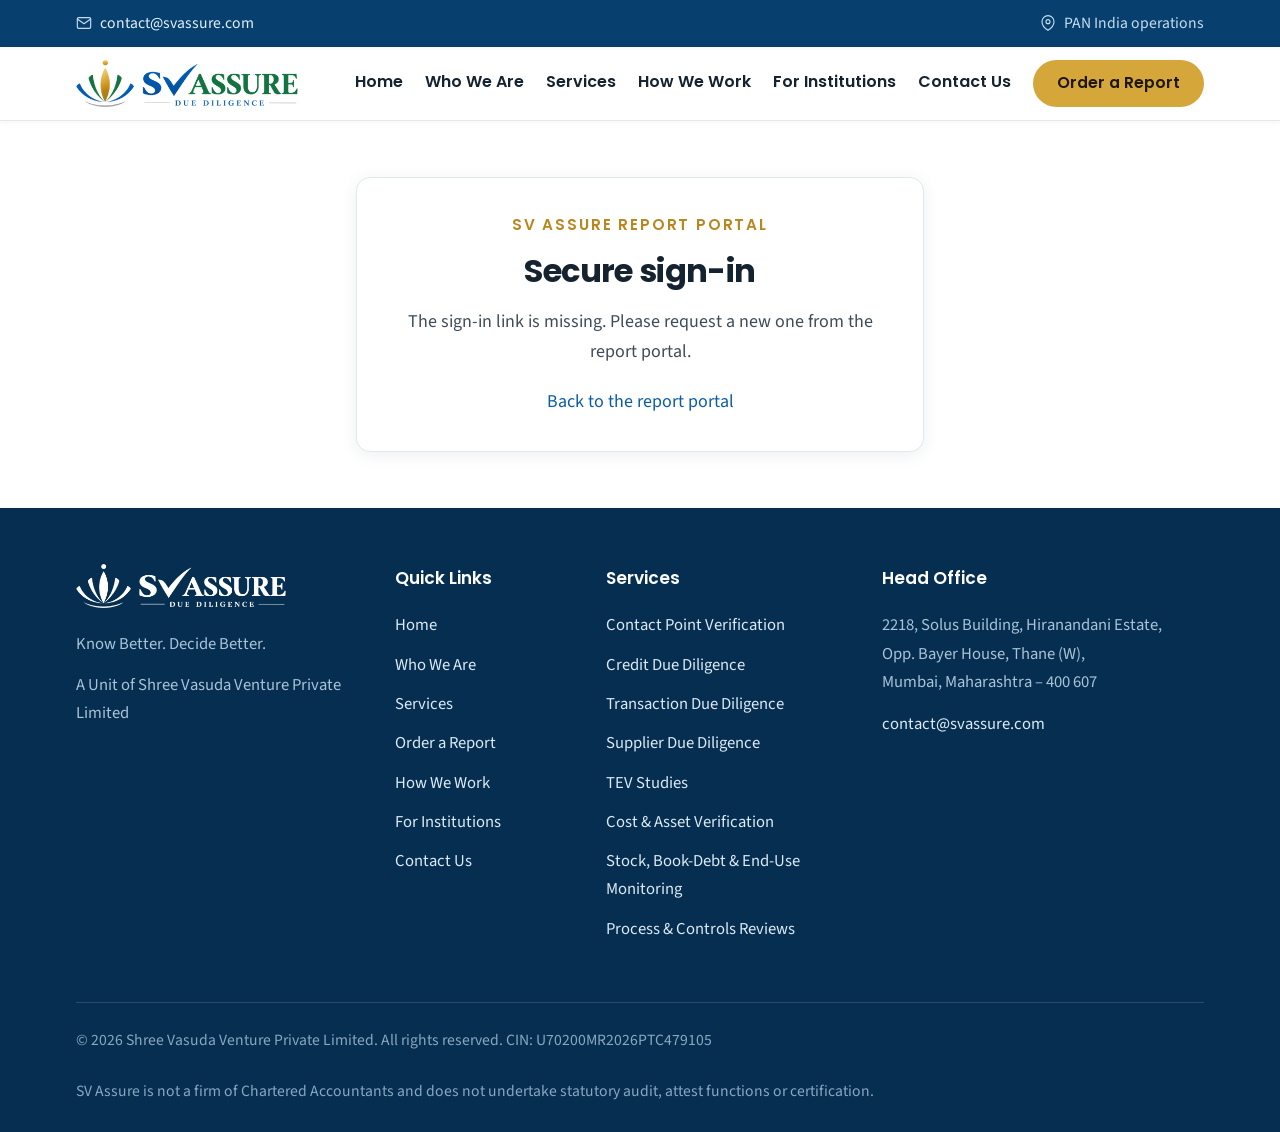
<file: order-report/verify/index.html>
<!doctype html>
<html lang="en">
<head>
<meta charset="utf-8">
<meta name="viewport" content="width=device-width,initial-scale=1">
<meta name="theme-color" content="#0B5CA5">
<title>Secure sign-in | SV Assure</title>
<meta name="robots" content="noindex,nofollow">
<link rel="icon" href="/assets/mark.png">
<link rel="preconnect" href="https://fonts.googleapis.com">
<link rel="preconnect" href="https://fonts.gstatic.com" crossorigin>
<link href="https://fonts.googleapis.com/css2?family=Poppins:wght@500;600;700&family=Source+Sans+3:wght@400;500;600;700&display=swap" rel="stylesheet">
<link rel="stylesheet" href="/order-report/portal.css">
</head>
<body>
<div class="topbar">
  <div class="topbar-in">
    <span><svg viewBox="0 0 24 24" fill="none" stroke="currentColor" stroke-width="1.7" stroke-linecap="round" stroke-linejoin="round" aria-hidden="true"><path d="M4 4h16a2 2 0 0 1 2 2v12a2 2 0 0 1-2 2H4a2 2 0 0 1-2-2V6a2 2 0 0 1 2-2z"/><path d="M22 6l-10 7L2 6"/></svg><a href="mailto:contact@svassure.com">contact@svassure.com</a></span>
    <span class="r"><svg viewBox="0 0 24 24" fill="none" stroke="currentColor" stroke-width="1.7" stroke-linecap="round" stroke-linejoin="round" aria-hidden="true"><path d="M21 10c0 7-9 13-9 13s-9-6-9-13a9 9 0 0 1 18 0z"/><path d="M12 13a3 3 0 1 0 0-6 3 3 0 0 0 0 6z"/></svg>PAN India operations</span>
  </div>
</div>
<header class="site">
  <div class="head-in">
    <a class="brand" href="/"><img src="/assets/logo-h.png" alt="SV Assure &ndash; Due Diligence"></a>
    <button class="burger" aria-label="Open menu" aria-expanded="false">&#9776;</button>
    <nav class="main"><a href="/">Home</a><a href="/about.html">Who We Are</a><a href="/services.html">Services</a><a href="/how-we-work.html">How We Work</a><a href="/institutions.html">For Institutions</a><a href="/contact.html">Contact Us</a><a class="btn btn-gold" href="/order-report/">Order a Report</a></nav>
  </div>
</header>
<main>
<div class="center-card">
  <div class="card" style="text-align:center">
    <p class="eyebrow" style="color:var(--gold-d)">SV Assure Report Portal</p>
    <h1 style="font-size:2rem">Secure sign-in</h1>
    <p id="message" role="status">Verifying your one-time sign-in link&hellip;</p>
    <p id="next"></p>
    <p style="margin:0"><a href="/order-report/">Back to the report portal</a></p>
  </div>
</div>
</main>
<footer class="site">
  <div class="wrap">
    <div class="fgrid">
      <div>
        <img class="flogo" src="/assets/logo-h-white.png" alt="SV Assure">
        <p style="margin:0 0 12px">Know Better. Decide Better.</p>
        <p style="margin:0">A Unit of Shree Vasuda Venture Private Limited</p>
      </div>
      <div>
        <h5>Quick Links</h5>
        <ul>
          <li><a href="/">Home</a></li>
          <li><a href="/about.html">Who We Are</a></li>
          <li><a href="/services.html">Services</a></li>
          <li><a href="/order-report/">Order a Report</a></li>
          <li><a href="/how-we-work.html">How We Work</a></li>
          <li><a href="/institutions.html">For Institutions</a></li>
          <li><a href="/contact.html">Contact Us</a></li>
        </ul>
      </div>
      <div>
        <h5>Services</h5>
        <ul>
          <li><a href="/services.html#cpv">Contact Point Verification</a></li>
          <li><a href="/services.html#credit">Credit Due Diligence</a></li>
          <li><a href="/services.html#transaction">Transaction Due Diligence</a></li>
          <li><a href="/services.html#supplier">Supplier Due Diligence</a></li>
          <li><a href="/services.html#tev">TEV Studies</a></li>
          <li><a href="/services.html#cost">Cost &amp; Asset Verification</a></li>
          <li><a href="/services.html#stock">Stock, Book-Debt &amp; End-Use Monitoring</a></li>
          <li><a href="/services.html#process">Process &amp; Controls Reviews</a></li>
        </ul>
      </div>
      <div>
        <h5>Head Office</h5>
        <p style="margin:0 0 14px">2218, Solus Building, Hiranandani Estate,<br>Opp. Bayer House, Thane (W),<br>Mumbai, Maharashtra &ndash; 400 607</p>
        <p style="margin:0"><a href="mailto:contact@svassure.com">contact@svassure.com</a></p>
      </div>
    </div>
    <div class="fbot">
      <span>&copy; <span id="yr">2026</span> Shree Vasuda Venture Private Limited. All rights reserved. CIN: U70200MR2026PTC479105</span>
      <span>SV Assure is not a firm of Chartered Accountants and does not undertake statutory audit, attest functions or certification.</span>
    </div>
  </div>
</footer>
<script src="/order-report/api-config.js"></script>
<script>
(async()=>{
  const m=document.getElementById('message'),next=document.getElementById('next'),token=new URLSearchParams(location.search).get('token');
  history.replaceState({},'',location.pathname);
  if(!token){m.textContent='The sign-in link is missing. Please request a new one from the report portal.';return}
  try{
    const r=await window.svaApi('/api/auth/verify',{method:'POST',headers:{'Content-Type':'application/json'},body:JSON.stringify({token})}),d=await r.json();
    if(!r.ok)throw Error(d.error||'Sign-in failed');
    m.textContent='You are signed in as '+d.email+'.';
    const a=document.createElement('a');a.className='btn';a.href='/order-report/my-orders/';a.textContent='Open my requisitions';next.appendChild(a);
  }catch(e){m.textContent=e.message||'Sign-in failed. Please request a new link.'}
})();
</script>
<script>
(function(){
  var b=document.querySelector('.burger'), n=document.querySelector('nav.main');
  if(b){b.addEventListener('click',function(){var o=n.classList.toggle('open');b.setAttribute('aria-expanded',o?'true':'false');b.innerHTML=o?'&#10005;':'&#9776;';});}
  var y=document.getElementById('yr'); if(y){y.textContent=new Date().getFullYear();}
})();
</script>
</body>
</html>
</file>
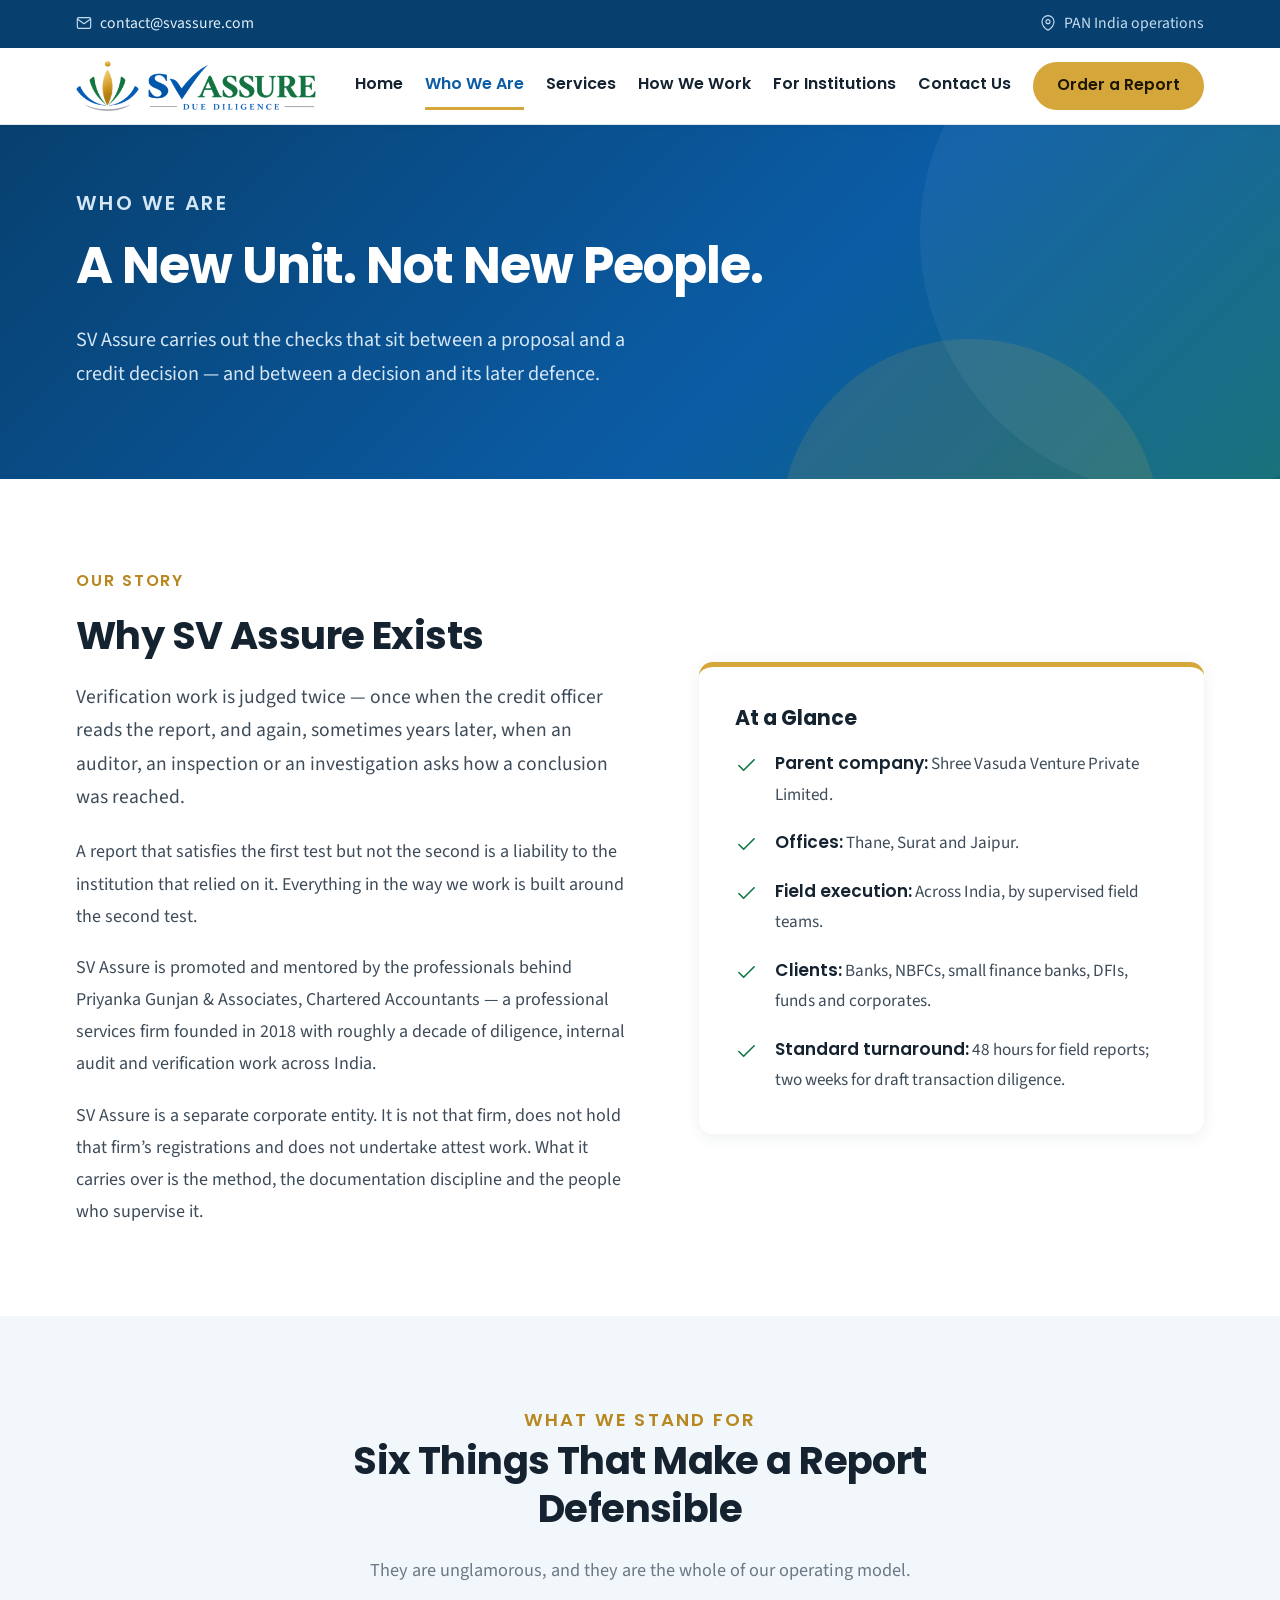
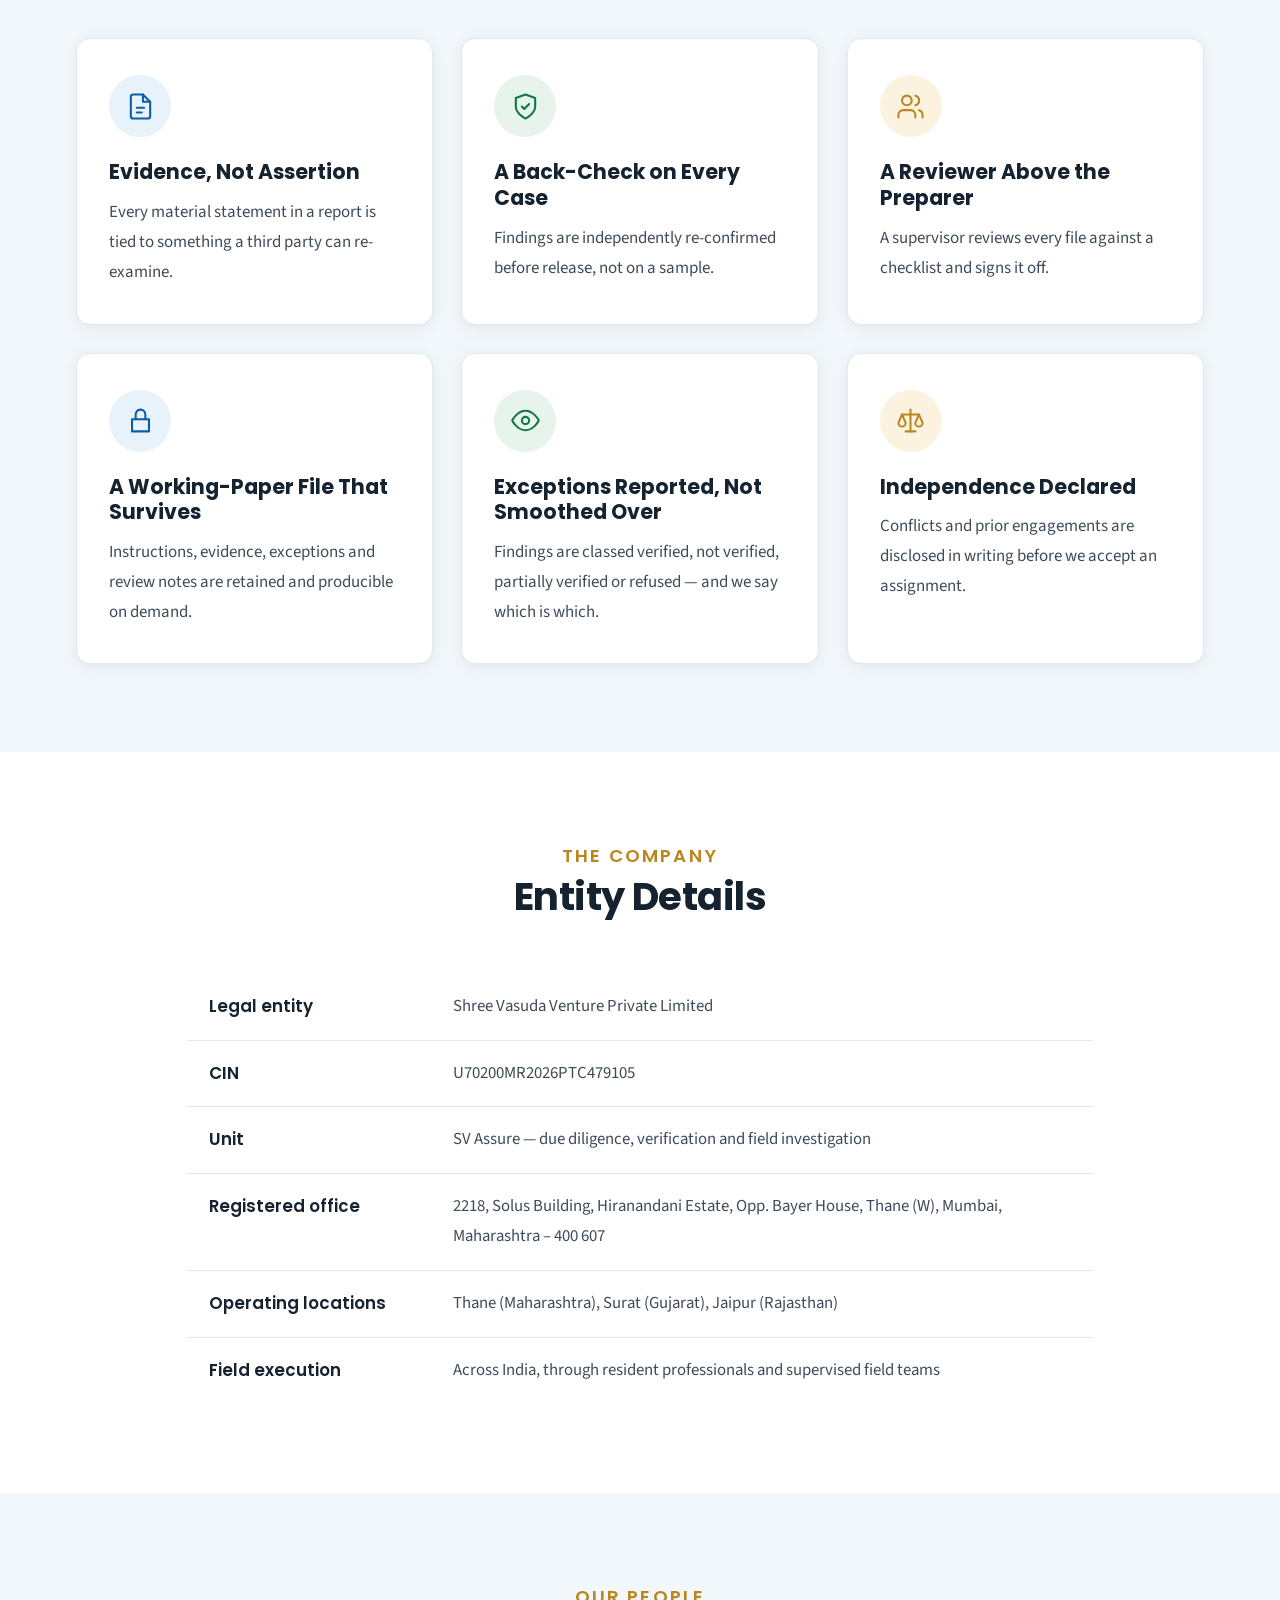
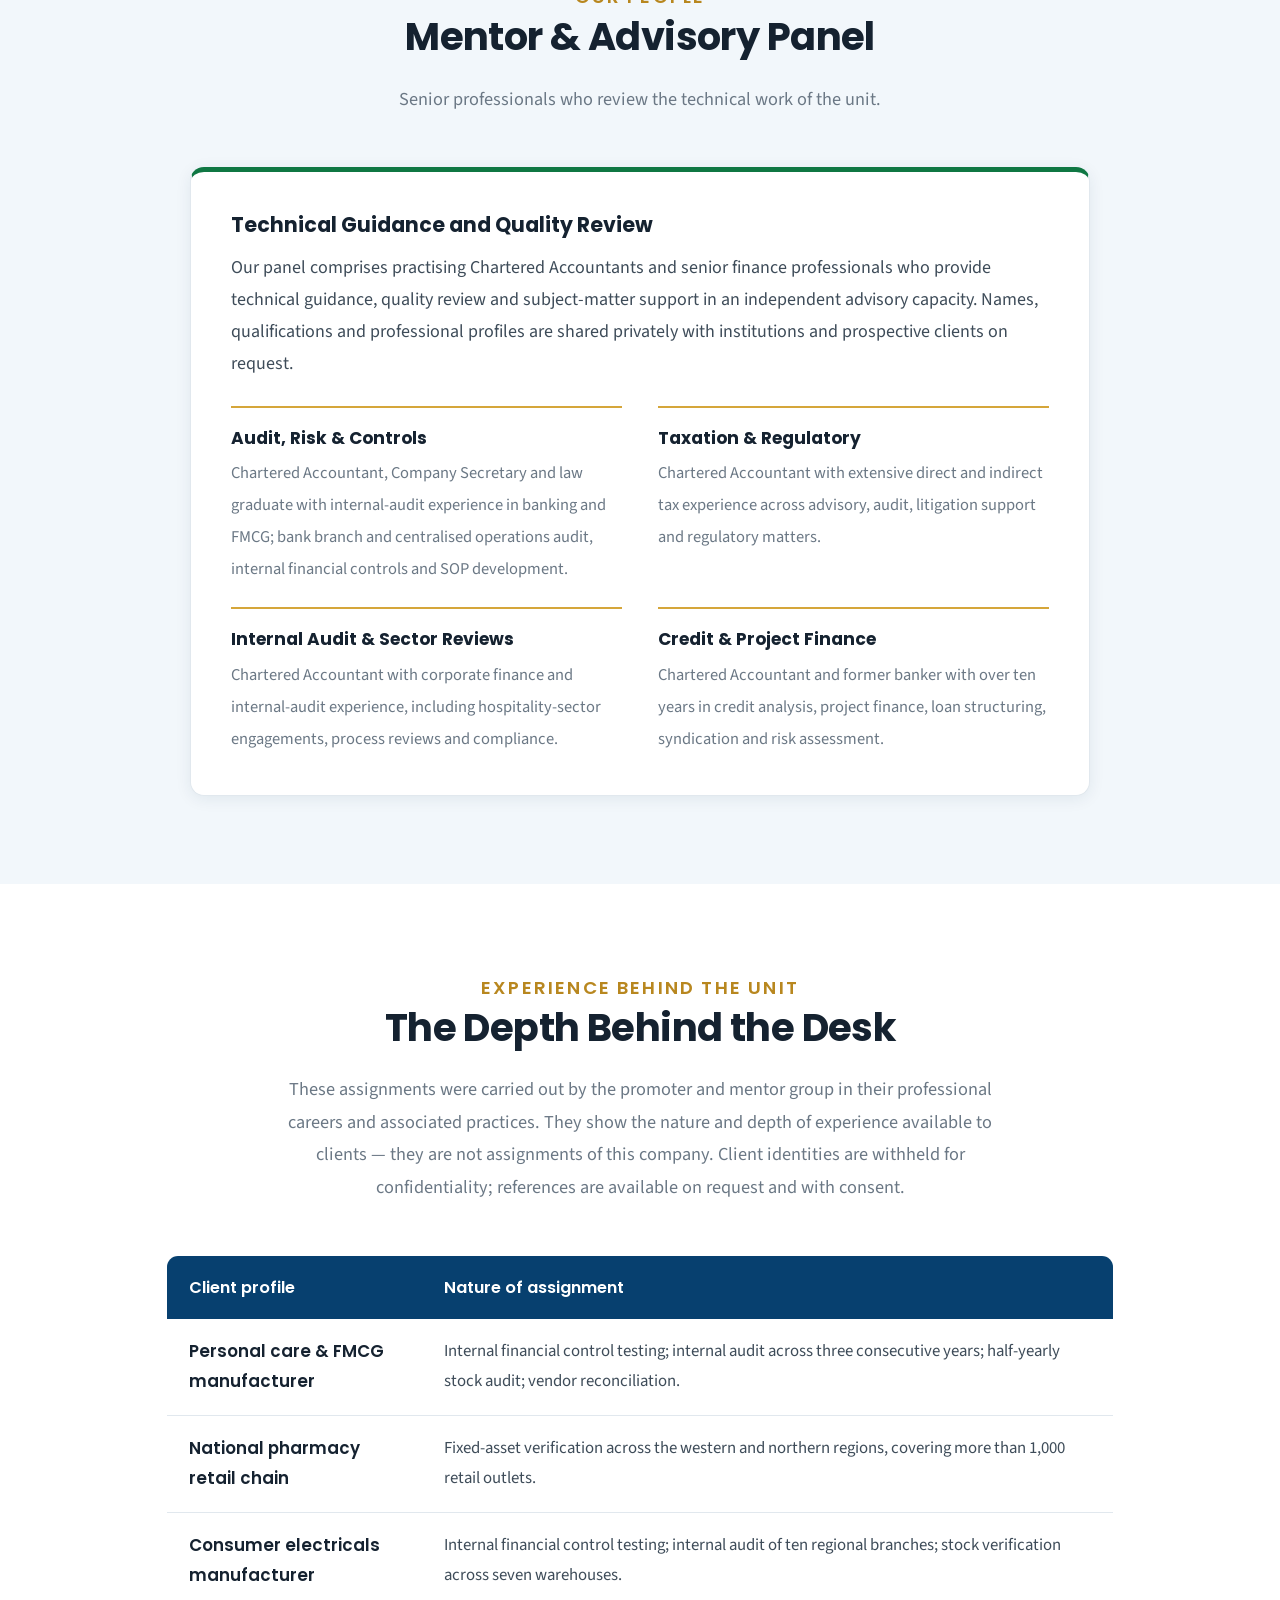
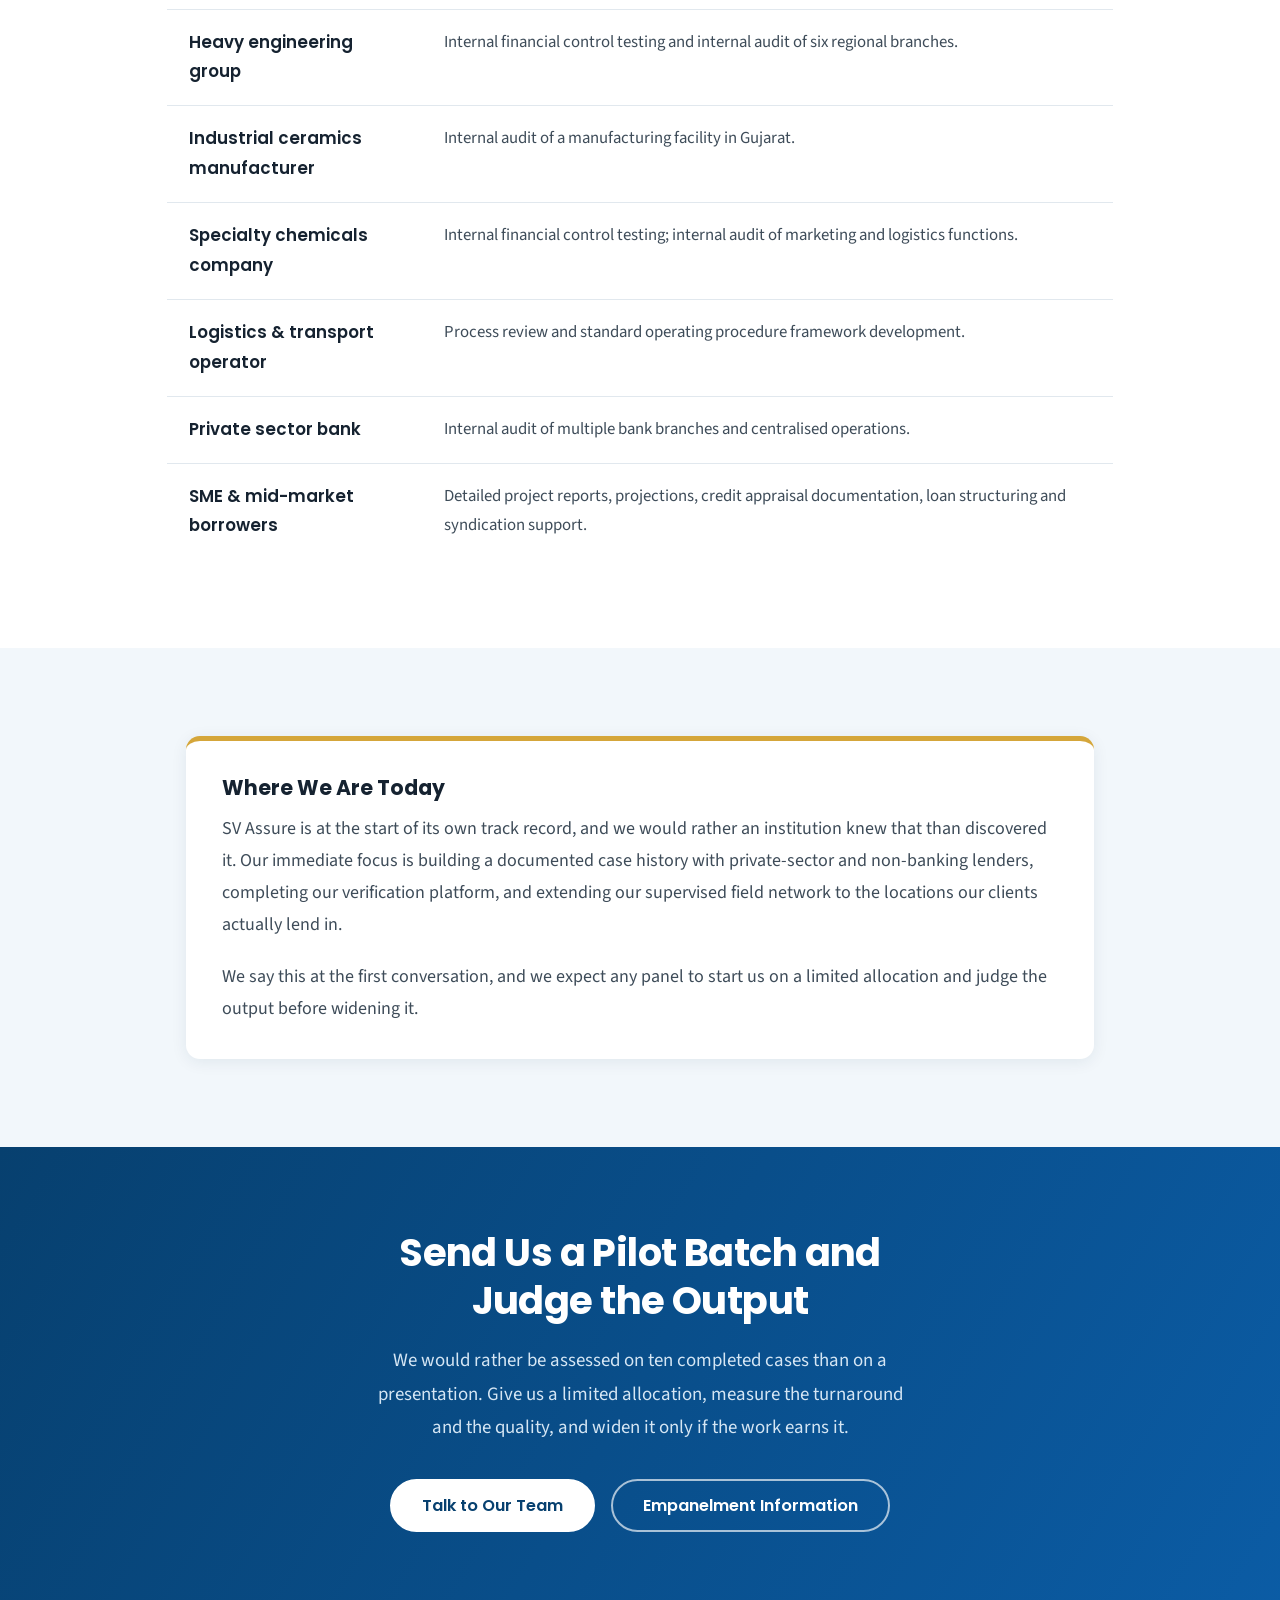
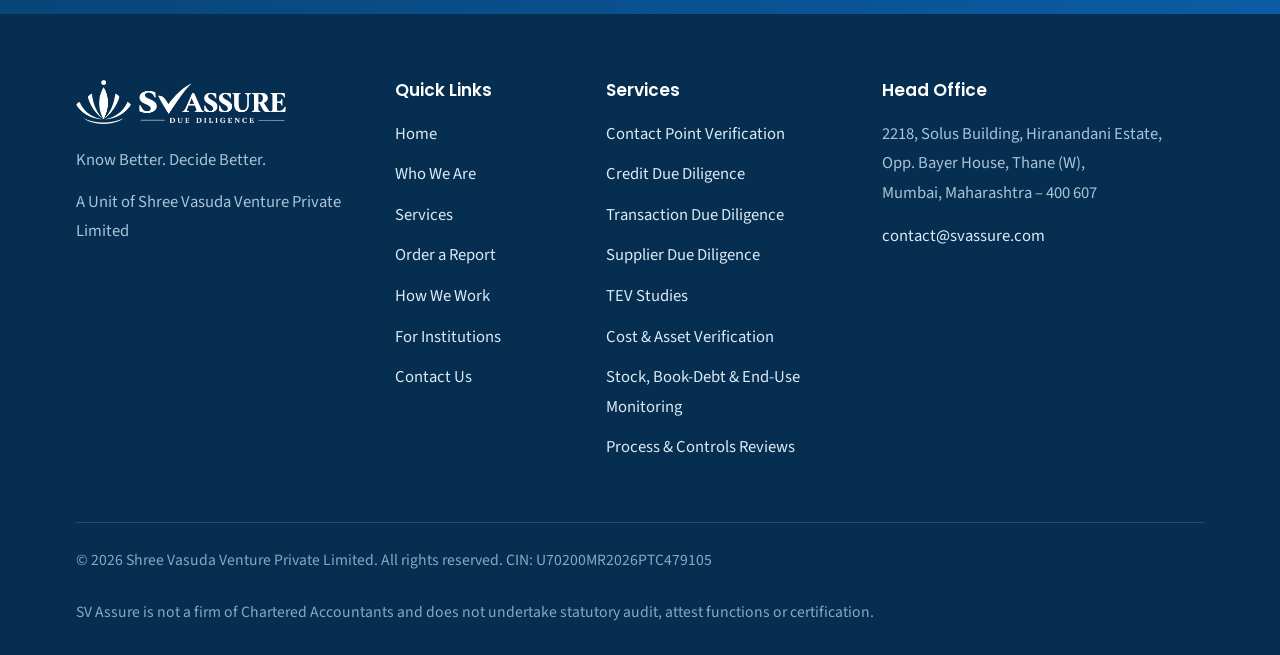
<file: about.html>
<!DOCTYPE html>
<html lang="en">
<head>
<meta charset="utf-8">
<meta name="viewport" content="width=device-width,initial-scale=1">
<title>Who We Are | SV Assure</title>
<meta name="description" content="SV Assure is the due diligence and verification unit of Shree Vasuda Venture Private Limited, promoted and mentored by the professionals behind Priyanka Gunjan &amp; Associates.">
<meta property="og:title" content="Who We Are | SV Assure">
<meta property="og:description" content="SV Assure is the due diligence and verification unit of Shree Vasuda Venture Private Limited, promoted and mentored by the professionals behind Priyanka Gunjan &amp; Associates.">
<meta property="og:type" content="website">
<meta name="theme-color" content="#0B5CA5">
<link rel="icon" href="[data-uri]">
<link rel="preconnect" href="https://fonts.googleapis.com">
<link rel="preconnect" href="https://fonts.gstatic.com" crossorigin>
<link href="https://fonts.googleapis.com/css2?family=Poppins:wght@500;600;700&family=Source+Sans+3:wght@400;500;600;700&display=swap" rel="stylesheet">
<style>
:root{
  --blue:#0B5CA5; --blue-d:#07406F; --blue-x:#052E50;
  --green:#0F7743; --gold:#D5A63A; --gold-d:#B8871F;
  --ink:#152230; --body:#3E4C59; --muted:#6B7885;
  --line:#E1E8EE; --wash:#F2F7FB; --white:#fff;
  --head:'Poppins','Segoe UI',system-ui,Arial,sans-serif;
  --sans:'Source Sans 3','Segoe UI',system-ui,-apple-system,Arial,sans-serif;
  --wrap:1180px;
  --sh:0 3px 16px rgba(12,45,80,.08);
  --sh2:0 12px 34px rgba(12,45,80,.14);
}
*{box-sizing:border-box}
html{scroll-behavior:smooth;scroll-padding-top:96px}
body{margin:0;background:#fff;color:var(--body);font-family:var(--sans);font-size:18px;
  line-height:1.78;-webkit-font-smoothing:antialiased}
img{max-width:100%;display:block}
a{color:var(--blue);text-decoration:none}
a:hover{text-decoration:underline}
:focus-visible{outline:3px solid var(--gold);outline-offset:2px}
.wrap{max-width:var(--wrap);margin:0 auto;padding:0 26px}

h1,h2,h3,h4,h5{font-family:var(--head);color:var(--ink);margin:0 0 .55em;line-height:1.25;font-weight:700}
h1{font-size:clamp(2.15rem,4.2vw,3.15rem);letter-spacing:-.02em;line-height:1.16}
h2{font-size:clamp(1.8rem,3.1vw,2.4rem);letter-spacing:-.015em}
h3{font-size:1.28rem}
h4{font-size:1.1rem}
p{margin:0 0 1.1em}
.lead{font-size:1.22rem;line-height:1.72}
.muted{color:var(--muted)}
.small{font-size:1rem}

/* ---- top bar ---- */
.topbar{background:var(--blue-d);color:#C6DCEF;font-size:.98rem}
.topbar-in{max-width:var(--wrap);margin:0 auto;padding:10px 26px;display:flex;gap:28px;
  align-items:center;flex-wrap:wrap}
.topbar a{color:#E2EEF8}.topbar a:hover{color:#fff}
.topbar svg{width:16px;height:16px;display:inline-block;vertical-align:-3px;margin-right:8px}
.topbar .r{margin-left:auto}

/* ---- header ---- */
header.site{position:sticky;top:0;z-index:70;background:#fff;border-bottom:1px solid var(--line);
  box-shadow:0 1px 5px rgba(0,0,0,.05)}
.head-in{max-width:var(--wrap);margin:0 auto;padding:13px 26px;display:flex;align-items:center;gap:26px}
.brand img{width:240px}
.brand:hover{text-decoration:none}
nav.main{margin-left:auto;display:flex;align-items:center;gap:22px}
nav.main a{font-family:var(--head);font-weight:600;font-size:1rem;color:var(--ink);padding:8px 0;
  border-bottom:3px solid transparent}
nav.main a:hover{text-decoration:none;color:var(--blue)}
nav.main a.on{color:var(--blue);border-bottom-color:var(--gold)}
.btn{display:inline-block;font-family:var(--head);font-weight:600;font-size:1.02rem;padding:14px 30px;
  border-radius:40px;border:2px solid var(--blue);background:var(--blue);color:#fff;cursor:pointer;
  transition:.18s;text-align:center;line-height:1.3}
.btn:hover{background:var(--blue-d);border-color:var(--blue-d);color:#fff;text-decoration:none}
.btn-gold{background:var(--gold);border-color:var(--gold);color:#1E1704}
.btn-gold:hover{background:var(--gold-d);border-color:var(--gold-d);color:#fff}
.btn-outline{background:transparent;color:var(--blue);border-color:var(--blue)}
.btn-outline:hover{background:var(--blue);color:#fff}
.btn-white{background:#fff;border-color:#fff;color:var(--blue-d)}
.btn-white:hover{background:#E8F1F8;border-color:#E8F1F8;color:var(--blue-d)}
.btn-gw{background:transparent;border-color:rgba(255,255,255,.65);color:#fff}
.btn-gw:hover{background:rgba(255,255,255,.14);border-color:#fff;color:#fff}
nav.main .btn{padding:11px 22px;font-size:.98rem;color:#fff}
.burger{display:none;margin-left:auto;background:none;border:2px solid var(--line);border-radius:6px;
  padding:9px 13px;cursor:pointer;color:var(--blue);font-size:1.25rem;line-height:1}

/* ---- hero ---- */
.hero{background:linear-gradient(135deg,#07406F 0%,#0B5CA5 60%,#0F7743 140%);color:#fff;
  padding:84px 0 88px;position:relative;overflow:hidden}
.hero::after{content:'';position:absolute;right:-160px;top:-150px;width:520px;height:520px;
  border-radius:50%;background:rgba(255,255,255,.05)}
.hero::before{content:'';position:absolute;right:120px;bottom:-240px;width:380px;height:380px;
  border-radius:50%;background:rgba(213,166,58,.13)}
.hero .wrap{position:relative;z-index:2}
.hero-grid{display:grid;grid-template-columns:1.35fr .65fr;gap:56px;align-items:center}
.eyebrow{font-family:var(--head);font-weight:600;font-size:1rem;letter-spacing:.12em;
  text-transform:uppercase;color:var(--gold);margin:0 0 16px}
.hero h1{color:#fff;max-width:17ch}
.hero p{color:#D5E6F4;font-size:1.26rem;line-height:1.68;max-width:58ch}
.hero-btns{display:flex;gap:16px;flex-wrap:wrap;margin-top:34px}
.hero-chips{display:flex;gap:12px;flex-wrap:wrap;margin-top:42px;padding-top:30px;
  border-top:1px solid rgba(255,255,255,.22)}
.hero-chips span{font-family:var(--head);font-weight:500;font-size:1rem;color:#fff;
  background:rgba(255,255,255,.13);border-radius:30px;padding:9px 20px}
.hero-mark img{width:100%;max-width:210px;margin:0 auto;opacity:.92}

/* ---- sections ---- */
section{padding:88px 0}
.wash{background:var(--wash)}
.dark{background:var(--blue-d);color:#CFE2F1}
.dark h2,.dark h3{color:#fff}
.sec-head{max-width:720px;margin:0 0 52px}
.sec-head.c{margin-left:auto;margin-right:auto;text-align:center}
.sec-head .eyebrow{color:var(--gold-d)}
.dark .sec-head .eyebrow{color:var(--gold)}
.sec-head p{font-size:1.14rem;color:var(--muted);margin:0}
.dark .sec-head p{color:#BBD3E6}

/* ---- cards ---- */
.grid{display:grid;gap:28px}
.g2{grid-template-columns:repeat(2,1fr)}
.g3{grid-template-columns:repeat(3,1fr)}
.card{background:#fff;border:1px solid var(--line);border-radius:14px;padding:36px 32px;
  box-shadow:var(--sh);transition:.22s;position:relative}
.card:hover{box-shadow:var(--sh2);transform:translateY(-4px);border-color:#CFE0EE}
.card .ico{width:62px;height:62px;border-radius:50%;background:#E8F2FA;display:flex;
  align-items:center;justify-content:center;margin-bottom:22px;color:var(--blue)}
.card .ico svg{width:29px;height:29px}
.card.gold .ico{background:#FBF3E0;color:var(--gold-d)}
.card.green .ico{background:#E6F4EC;color:var(--green)}
.card h3{margin-bottom:12px}
.card .no ~ h3{padding-right:52px}
.card p{margin:0;font-size:1.06rem}
.card ul{margin:14px 0 0;padding-left:22px;font-size:1.04rem}
.card li{margin-bottom:7px}
.card .more{display:inline-block;margin-top:18px;font-family:var(--head);font-weight:600;font-size:1rem}
.card .no{position:absolute;top:26px;right:30px;font-family:var(--head);font-weight:700;
  font-size:1.5rem;color:#E7EEF5}

/* ---- split ---- */
.split{display:grid;grid-template-columns:1.05fr .95fr;gap:64px;align-items:center}
.panel{background:#fff;border-radius:14px;padding:38px 36px;box-shadow:var(--sh);
  border-top:5px solid var(--gold)}
.panel h3{margin-bottom:18px}
.ticks{list-style:none;margin:0;padding:0}
.ticks li{position:relative;padding-left:40px;margin-bottom:17px;font-size:1.07rem}
.ticks li:last-child{margin-bottom:0}
.ticks li svg{position:absolute;left:0;top:6px;width:23px;height:23px;color:var(--green)}
.ticks b{color:var(--ink);font-family:var(--head);font-weight:600}

/* ---- stats ---- */
.stats{display:grid;grid-template-columns:repeat(4,1fr);gap:34px;text-align:center}
.stats b{display:block;font-family:var(--head);font-size:2.3rem;color:#fff;line-height:1.15;margin-bottom:6px}
.stats span{font-size:1.05rem;color:#BBD3E6}

/* ---- steps ---- */
.steps{display:grid;grid-template-columns:repeat(4,1fr);gap:28px}
.step{background:#fff;border-radius:14px;padding:34px 28px;box-shadow:var(--sh);border:1px solid var(--line)}
.step .n{width:52px;height:52px;border-radius:50%;background:var(--blue);color:#fff;
  font-family:var(--head);font-weight:700;font-size:1.2rem;display:flex;align-items:center;
  justify-content:center;margin-bottom:20px}
.step h4{margin-bottom:10px}
.step p{margin:0;font-size:1.04rem}

/* ---- chips ---- */
.chips{display:flex;flex-wrap:wrap;gap:12px;justify-content:center}
.chips span{background:#fff;border:1px solid var(--line);border-radius:30px;padding:11px 22px;
  font-family:var(--head);font-weight:500;font-size:1.02rem;color:var(--ink);box-shadow:var(--sh)}

/* ---- team ---- */
.team{display:grid;grid-template-columns:repeat(3,1fr);gap:28px;max-width:1080px;margin:0 auto}
.member{background:#fff;border:1px solid var(--line);border-radius:14px;padding:36px 24px;
  text-align:center;box-shadow:var(--sh)}
.member img{width:164px;height:164px;border-radius:50%;object-fit:cover;margin:0 auto 22px;
  border:6px solid #E8F2FA}
.member h3{margin-bottom:6px;font-size:1.24rem}
.member .role{font-family:var(--head);font-weight:600;color:var(--gold-d);font-size:1.02rem;
  letter-spacing:.05em;text-transform:uppercase;margin:0 0 14px}
.member .deg{font-size:1.08rem;color:var(--body);margin:0;line-height:1.7}
.mentors{background:#fff;border:1px solid var(--line);border-radius:14px;padding:40px;
  max-width:900px;margin:38px auto 0;box-shadow:var(--sh);border-top:5px solid var(--green)}
.mentors h3{margin-bottom:14px}
.mgrid{display:grid;grid-template-columns:repeat(2,1fr);gap:22px 36px;margin-top:26px}
.mgrid div{border-top:2px solid var(--gold);padding-top:15px}
.mgrid b{display:block;font-family:var(--head);color:var(--ink);font-size:1.07rem;margin-bottom:4px}
.mgrid span{font-size:1.03rem;color:var(--muted)}

/* ---- service rows ---- */
.srow{display:grid;grid-template-columns:.85fr 1.15fr;gap:56px;padding:52px 0;
  border-bottom:1px solid var(--line);align-items:start}
.srow:last-child{border-bottom:0}
.srow .ico{width:66px;height:66px;border-radius:50%;background:#E8F2FA;display:flex;
  align-items:center;justify-content:center;margin-bottom:22px;color:var(--blue)}
.srow .ico svg{width:31px;height:31px}
.srow h2{font-size:1.65rem}
.srow p{font-size:1.08rem;margin:0}
.srow ul{margin:0;padding:0;list-style:none;columns:2;column-gap:42px}
.srow ul li{position:relative;padding-left:30px;margin-bottom:13px;font-size:1.05rem;break-inside:avoid}
.srow ul li::before{content:'';position:absolute;left:2px;top:.66em;width:10px;height:10px;
  border-radius:50%;background:var(--gold)}
.srow .note{margin-top:22px;font-size:1.02rem;color:var(--muted);background:var(--wash);
  border-radius:10px;padding:18px 22px}

/* ---- table ---- */
.tbl{width:100%;border-collapse:collapse;font-size:1.05rem;background:#fff;
  border:1px solid var(--line);border-radius:12px;overflow:hidden}
.tbl th{background:var(--blue-d);color:#fff;text-align:left;padding:17px 22px;
  font-family:var(--head);font-weight:600;font-size:1.02rem}
.tbl td{padding:18px 22px;border-bottom:1px solid var(--line);vertical-align:top}
.tbl td:first-child{font-family:var(--head);font-weight:600;color:var(--ink);width:27%}
.tbl tr:last-child td{border-bottom:0}

/* ---- faq ---- */
.faq details{background:#fff;border:1px solid var(--line);border-radius:12px;margin-bottom:16px;
  box-shadow:var(--sh)}
.faq summary{cursor:pointer;font-family:var(--head);font-weight:600;font-size:1.12rem;color:var(--ink);
  list-style:none;display:flex;justify-content:space-between;gap:22px;align-items:center;padding:24px 28px}
.faq summary::-webkit-details-marker{display:none}
.faq summary::after{content:'+';color:var(--gold-d);font-size:1.7rem;line-height:1}
.faq details[open] summary::after{content:'\2013'}
.faq .ans{padding:0 28px 26px;font-size:1.06rem;max-width:84ch}

/* ---- CTA ---- */
.cta{background:linear-gradient(120deg,#07406F,#0B5CA5);color:#fff;text-align:center;padding:82px 0}
.cta h2{color:#fff;max-width:22ch;margin:0 auto .5em}
.cta p{color:#D5E6F4;font-size:1.18rem;max-width:62ch;margin:0 auto 34px}
.cta-btns{display:flex;gap:16px;justify-content:center;flex-wrap:wrap}

/* ---- contact ---- */
.cgrid{display:grid;grid-template-columns:1.12fr .88fr;gap:58px;align-items:start}
.field{margin-bottom:22px}
.field label{display:block;font-family:var(--head);font-weight:600;font-size:1.02rem;color:var(--ink);
  margin-bottom:8px}
.field input,.field select,.field textarea{width:100%;padding:15px 17px;border:2px solid var(--line);
  border-radius:8px;background:#fff;font-family:var(--sans);font-size:1.06rem;color:var(--ink)}
.field input:focus,.field select:focus,.field textarea:focus{border-color:var(--blue);outline:none}
.field textarea{min-height:155px;resize:vertical}
.f2{display:grid;grid-template-columns:1fr 1fr;gap:22px}
.infoblock{background:#fff;border:1px solid var(--line);border-radius:14px;padding:34px 32px;
  margin-bottom:24px;box-shadow:var(--sh)}
.infoblock h3{margin-bottom:22px}
.iline{display:flex;gap:18px;margin-bottom:22px;align-items:flex-start}
.iline:last-child{margin-bottom:0}
.iline svg{width:25px;height:25px;color:var(--blue);flex:none;margin-top:5px}
.iline b{display:block;font-family:var(--head);color:var(--ink);font-size:1.05rem;margin-bottom:2px}
.iline span,.iline a{font-size:1.05rem}
.wa{display:inline-flex;align-items:center;gap:10px;background:#1E9E52;color:#fff;padding:14px 26px;
  border-radius:40px;font-family:var(--head);font-weight:600;font-size:1.02rem}
.wa:hover{background:#177F41;color:#fff;text-decoration:none}

/* ---- footer ---- */
footer.site{background:var(--blue-x);color:#A9C3D8;padding:66px 0 28px;font-size:1.04rem}
footer.site a{color:#DCEAF5}
footer.site a:hover{color:#fff}
.fgrid{display:grid;grid-template-columns:1.3fr .8fr 1.1fr 1.5fr;gap:40px}
.fgrid h5{font-family:var(--head);font-size:1.07rem;color:#fff;margin:0 0 18px;font-weight:600}
.fgrid ul{list-style:none;margin:0;padding:0}
.fgrid li{margin-bottom:11px}
.flogo{width:210px;margin-bottom:22px}
.fbot{border-top:1px solid rgba(255,255,255,.15);margin-top:48px;padding-top:24px;display:flex;
  justify-content:space-between;gap:24px;flex-wrap:wrap;font-size:.98rem;color:#8AA7C0}

.reveal{opacity:0;transform:translateY(18px);transition:opacity .55s ease,transform .55s ease}
.reveal.on{opacity:1;transform:none}
@media (prefers-reduced-motion:reduce){.reveal{opacity:1;transform:none;transition:none}html{scroll-behavior:auto}}

@media(max-width:1040px){
  .team{grid-template-columns:repeat(2,1fr);max-width:720px}
  .hero-grid,.split,.cgrid{grid-template-columns:1fr;gap:44px}
  .hero-mark{display:none}
  .stats,.steps{grid-template-columns:repeat(2,1fr)}
  .srow{grid-template-columns:1fr;gap:26px}
}
@media(max-width:880px){
  .brand img{width:206px}
  .topbar .r{margin-left:0;width:100%}
}
@media(max-width:680px){
  body{font-size:17px}
  section{padding:60px 0}
  .hero{padding:56px 0 60px}
  .g2,.g3,.stats,.steps,.team,.mgrid,.f2{grid-template-columns:1fr}
  .fgrid{grid-template-columns:1fr 1fr}
  .srow ul{columns:1}
  .tbl td:first-child{width:40%}
  .card{padding:30px 26px}
}
@media(max-width:1140px){
  nav.main{position:fixed;inset:0 0 auto 0;background:#fff;flex-direction:column;align-items:stretch;
    gap:0;padding:86px 26px 28px;display:none;box-shadow:0 12px 34px rgba(0,0,0,.16)}
  nav.main.open{display:flex}
  nav.main a{padding:17px 0;border-bottom:1px solid var(--line)}
  nav.main a.on{border-bottom-color:var(--line)}
  nav.main .btn{margin-top:20px}
  .burger{display:block;position:relative;z-index:80}
  .topbar .r{margin-left:0;width:100%}
}

/* ---- SV Assure additions ---- */
.hero-card{background:rgba(255,255,255,.10);border:1px solid rgba(255,255,255,.24);border-radius:14px;padding:32px 30px}
.hero-card h3{color:#fff;font-size:1.2rem;margin-bottom:20px}
.hero-card ul{list-style:none;margin:0;padding:0}
.hero-card li{position:relative;padding-left:36px;margin-bottom:16px;color:#E3EFF9;font-size:1.04rem;line-height:1.55}
.hero-card li:last-child{margin-bottom:0}
.hero-card li svg{position:absolute;left:0;top:3px;width:22px;height:22px;color:var(--gold)}
.hero-card b{color:#fff;font-family:var(--head);font-weight:600}
.steps.s3{grid-template-columns:repeat(3,1fr)}
.step .t{display:inline-block;font-family:var(--head);font-weight:600;font-size:.95rem;color:var(--gold-d);margin:0 0 6px}
.ticks.pending li svg{color:var(--gold-d)}
.callout{background:#fff;border-radius:14px;padding:34px 36px;box-shadow:var(--sh);border-top:5px solid var(--green)}
.callout.gold{border-top-color:var(--gold)}
.callout h3{margin-bottom:12px}
.callout p:last-child{margin-bottom:0}
.tblwrap{overflow-x:auto;border-radius:12px}
.card .bl{list-style:none;padding:0;margin:14px 0 0}
.card .bl li{position:relative;padding-left:24px;margin-bottom:9px;font-size:1.03rem}
.card .bl li::before{content:'';position:absolute;left:2px;top:.68em;width:9px;height:9px;border-radius:50%;background:var(--gold)}
.card.cta-card{background:var(--blue-d);border-color:var(--blue-d);display:flex;flex-direction:column;justify-content:center}
.card.cta-card h3,.card.cta-card p{color:#fff}
.card.cta-card p{color:#CFE2F1;margin-bottom:22px}
.card.cta-card .btn{align-self:flex-start}
.g2s{display:grid;grid-template-columns:repeat(2,1fr);gap:28px}
.note-sm{font-size:1rem;color:var(--muted)}
@media(max-width:1040px){.steps.s3{grid-template-columns:repeat(2,1fr)}}
@media(max-width:680px){.steps.s3,.g2s{grid-template-columns:1fr}}
nav.main .btn:hover{color:#fff;border-bottom-color:var(--blue-d)}

nav.main a{white-space:nowrap}


/* Order a Report button in the header */
nav.main .btn-gold{color:#1E1704}
nav.main .btn-gold:hover{color:#fff}
</style>
<noscript><style>.reveal{opacity:1;transform:none}</style></noscript>
</head>
<body>
<div class="topbar">
  <div class="topbar-in">
    <span><svg viewBox="0 0 24 24" fill="none" stroke="currentColor" stroke-width="1.7" stroke-linecap="round" stroke-linejoin="round" aria-hidden="true"><path d="M4 4h16a2 2 0 0 1 2 2v12a2 2 0 0 1-2 2H4a2 2 0 0 1-2-2V6a2 2 0 0 1 2-2z"/><path d="M22 6l-10 7L2 6"/></svg><a href="mailto:contact@svassure.com">contact@svassure.com</a></span>
    <span class="r"><svg viewBox="0 0 24 24" fill="none" stroke="currentColor" stroke-width="1.7" stroke-linecap="round" stroke-linejoin="round" aria-hidden="true"><path d="M21 10c0 7-9 13-9 13s-9-6-9-13a9 9 0 0 1 18 0z"/><path d="M12 13a3 3 0 1 0 0-6 3 3 0 0 0 0 6z"/></svg>PAN India operations</span>
  </div>
</div>
<header class="site">
  <div class="head-in">
    <a class="brand" href="index.html"><img src="[data-uri]" alt="SV Assure &ndash; Due Diligence"></a>
    <button class="burger" aria-label="Open menu" aria-expanded="false">&#9776;</button>
    <nav class="main"><a href="index.html">Home</a><a href="about.html" class="on">Who We Are</a><a href="services.html">Services</a><a href="how-we-work.html">How We Work</a><a href="institutions.html">For Institutions</a><a href="contact.html">Contact Us</a><a class="btn btn-gold" href="order-report/">Order a Report</a></nav>
  </div>
</header>
<main>

<section class="hero" style="padding:62px 0 66px">
  <div class="wrap">
    <p class="eyebrow">Who We Are</p>
    <h1 style="max-width:22ch">A New Unit. Not New People.</h1>
    <p>SV Assure carries out the checks that sit between a proposal and a credit decision &mdash; and between a decision and its later defence.</p>
  </div>
</section>

<section>
  <div class="wrap">
    <div class="split">
      <div class="reveal">
        <p class="eyebrow" style="color:var(--gold-d)">Our Story</p>
        <h2>Why SV Assure Exists</h2>
        <p class="lead">Verification work is judged twice &mdash; once when the credit officer reads the
        report, and again, sometimes years later, when an auditor, an inspection or an investigation
        asks how a conclusion was reached.</p>
        <p>A report that satisfies the first test but not the second is a liability to the institution
        that relied on it. Everything in the way we work is built around the second test.</p>
        <p>SV Assure is promoted and mentored by the professionals behind Priyanka Gunjan &amp;
        Associates, Chartered Accountants &mdash; a professional services firm founded in 2018 with roughly a
        decade of diligence, internal audit and verification work across India.</p>
        <p style="margin-bottom:0">SV Assure is a separate corporate entity. It is not that firm, does not hold
        that firm&rsquo;s registrations and does not undertake attest work. What it carries over is the method,
        the documentation discipline and the people who supervise it.</p>
      </div>
      <div class="panel reveal">
        <h3>At a Glance</h3>
        <ul class="ticks"><li><svg viewBox="0 0 24 24" fill="none" stroke="currentColor" stroke-width="1.7" stroke-linecap="round" stroke-linejoin="round" aria-hidden="true"><path d="M20 6 9 17l-5-5"/></svg><b>Parent company:</b> Shree Vasuda Venture Private Limited.</li><li><svg viewBox="0 0 24 24" fill="none" stroke="currentColor" stroke-width="1.7" stroke-linecap="round" stroke-linejoin="round" aria-hidden="true"><path d="M20 6 9 17l-5-5"/></svg><b>Offices:</b> Thane, Surat and Jaipur.</li><li><svg viewBox="0 0 24 24" fill="none" stroke="currentColor" stroke-width="1.7" stroke-linecap="round" stroke-linejoin="round" aria-hidden="true"><path d="M20 6 9 17l-5-5"/></svg><b>Field execution:</b> Across India, by supervised field teams.</li><li><svg viewBox="0 0 24 24" fill="none" stroke="currentColor" stroke-width="1.7" stroke-linecap="round" stroke-linejoin="round" aria-hidden="true"><path d="M20 6 9 17l-5-5"/></svg><b>Clients:</b> Banks, NBFCs, small finance banks, DFIs, funds and corporates.</li><li><svg viewBox="0 0 24 24" fill="none" stroke="currentColor" stroke-width="1.7" stroke-linecap="round" stroke-linejoin="round" aria-hidden="true"><path d="M20 6 9 17l-5-5"/></svg><b>Standard turnaround:</b> 48 hours for field reports; two weeks for draft transaction diligence.</li></ul>
      </div>
    </div>
  </div>
</section>

<section class="wash">
  <div class="wrap">
    <div class="sec-head c reveal"><p class="eyebrow">What We Stand For</p><h2>Six Things That Make a Report Defensible</h2><p>They are unglamorous, and they are the whole of our operating model.</p></div>
    <div class="grid g3 reveal"><div class="card "><div class="ico"><svg viewBox="0 0 24 24" fill="none" stroke="currentColor" stroke-width="1.7" stroke-linecap="round" stroke-linejoin="round" aria-hidden="true"><path d="M14 2H6a2 2 0 0 0-2 2v16a2 2 0 0 0 2 2h12a2 2 0 0 0 2-2V8z"/><path d="M14 2v6h6"/><path d="M9 13h6"/><path d="M9 17h4"/></svg></div><h3>Evidence, Not Assertion</h3><p>Every material statement in a report is tied to something a third party can re-examine.</p></div><div class="card green"><div class="ico"><svg viewBox="0 0 24 24" fill="none" stroke="currentColor" stroke-width="1.7" stroke-linecap="round" stroke-linejoin="round" aria-hidden="true"><path d="M12 22s8-4 8-10V5l-8-3-8 3v7c0 6 8 10 8 10z"/><path d="M9 12l2 2 4-4"/></svg></div><h3>A Back-Check on Every Case</h3><p>Findings are independently re-confirmed before release, not on a sample.</p></div><div class="card gold"><div class="ico"><svg viewBox="0 0 24 24" fill="none" stroke="currentColor" stroke-width="1.7" stroke-linecap="round" stroke-linejoin="round" aria-hidden="true"><path d="M16 21v-2a4 4 0 0 0-4-4H6a4 4 0 0 0-4 4v2"/><path d="M9 11a4 4 0 1 0 0-8 4 4 0 0 0 0 8z"/><path d="M22 21v-2a4 4 0 0 0-3-3.9"/><path d="M16 3.1a4 4 0 0 1 0 7.8"/></svg></div><h3>A Reviewer Above the Preparer</h3><p>A supervisor reviews every file against a checklist and signs it off.</p></div><div class="card "><div class="ico"><svg viewBox="0 0 24 24" fill="none" stroke="currentColor" stroke-width="1.7" stroke-linecap="round" stroke-linejoin="round" aria-hidden="true"><path d="M5 11h14v10H5z"/><path d="M8 11V7a4 4 0 0 1 8 0v4"/></svg></div><h3>A Working-Paper File That Survives</h3><p>Instructions, evidence, exceptions and review notes are retained and producible on demand.</p></div><div class="card green"><div class="ico"><svg viewBox="0 0 24 24" fill="none" stroke="currentColor" stroke-width="1.7" stroke-linecap="round" stroke-linejoin="round" aria-hidden="true"><path d="M1 12s4-8 11-8 11 8 11 8-4 8-11 8S1 12 1 12z"/><path d="M12 15a3 3 0 1 0 0-6 3 3 0 0 0 0 6z"/></svg></div><h3>Exceptions Reported, Not Smoothed Over</h3><p>Findings are classed verified, not verified, partially verified or refused &mdash; and we say which is which.</p></div><div class="card gold"><div class="ico"><svg viewBox="0 0 24 24" fill="none" stroke="currentColor" stroke-width="1.7" stroke-linecap="round" stroke-linejoin="round" aria-hidden="true"><path d="M12 3v18"/><path d="M5 7h14"/><path d="M5 7l-3 7a3 3 0 0 0 6 0z"/><path d="M19 7l-3 7a3 3 0 0 0 6 0z"/><path d="M8 21h8"/></svg></div><h3>Independence Declared</h3><p>Conflicts and prior engagements are disclosed in writing before we accept an assignment.</p></div></div>
  </div>
</section>

<section>
  <div class="wrap" style="max-width:960px">
    <div class="sec-head c reveal"><p class="eyebrow">The Company</p><h2>Entity Details</h2></div>
    <div class="reveal tblwrap"><table class="tbl"><tbody><tr><td>Legal entity</td><td>Shree Vasuda Venture Private Limited</td></tr><tr><td>CIN</td><td>U70200MR2026PTC479105</td></tr><tr><td>Unit</td><td>SV Assure &mdash; due diligence, verification and field investigation</td></tr><tr><td>Registered office</td><td>2218, Solus Building, Hiranandani Estate, Opp. Bayer House, Thane (W), Mumbai, Maharashtra &ndash; 400 607</td></tr><tr><td>Operating locations</td><td>Thane (Maharashtra), Surat (Gujarat), Jaipur (Rajasthan)</td></tr><tr><td>Field execution</td><td>Across India, through resident professionals and supervised field teams</td></tr></tbody></table></div>
  </div>
</section>

<section class="wash" id="panel">
  <div class="wrap">
    <div class="sec-head c reveal"><p class="eyebrow">Our People</p><h2>Mentor &amp; Advisory Panel</h2><p>Senior professionals who review the technical work of the unit.</p></div>
    <div class="mentors reveal">
      <h3>Technical Guidance and Quality Review</h3>
      <p style="margin-bottom:0">Our panel comprises practising Chartered Accountants and senior finance professionals who
      provide technical guidance, quality review and subject-matter support in an independent advisory
      capacity. Names, qualifications and professional profiles are shared privately with institutions
      and prospective clients on request.</p>
      <div class="mgrid"><div><b>Audit, Risk &amp; Controls</b><span>Chartered Accountant, Company Secretary and law graduate with internal-audit experience in banking and FMCG; bank branch and centralised operations audit, internal financial controls and SOP development.</span></div><div><b>Taxation &amp; Regulatory</b><span>Chartered Accountant with extensive direct and indirect tax experience across advisory, audit, litigation support and regulatory matters.</span></div><div><b>Internal Audit &amp; Sector Reviews</b><span>Chartered Accountant with corporate finance and internal-audit experience, including hospitality-sector engagements, process reviews and compliance.</span></div><div><b>Credit &amp; Project Finance</b><span>Chartered Accountant and former banker with over ten years in credit analysis, project finance, loan structuring, syndication and risk assessment.</span></div></div>
    </div>
  </div>
</section>

<section>
  <div class="wrap" style="max-width:1000px">
    <div class="sec-head c reveal"><p class="eyebrow">Experience Behind the Unit</p><h2>The Depth Behind the Desk</h2><p>These assignments were carried out by the promoter and mentor group in their professional careers and associated practices. They show the nature and depth of experience available to clients &mdash; they are not assignments of this company. Client identities are withheld for confidentiality; references are available on request and with consent.</p></div>
    <div class="reveal tblwrap"><table class="tbl"><thead><tr><th>Client profile</th><th>Nature of assignment</th></tr></thead><tbody><tr><td>Personal care &amp; FMCG manufacturer</td><td>Internal financial control testing; internal audit across three consecutive years; half-yearly stock audit; vendor reconciliation.</td></tr><tr><td>National pharmacy retail chain</td><td>Fixed-asset verification across the western and northern regions, covering more than 1,000 retail outlets.</td></tr><tr><td>Consumer electricals manufacturer</td><td>Internal financial control testing; internal audit of ten regional branches; stock verification across seven warehouses.</td></tr><tr><td>Heavy engineering group</td><td>Internal financial control testing and internal audit of six regional branches.</td></tr><tr><td>Industrial ceramics manufacturer</td><td>Internal audit of a manufacturing facility in Gujarat.</td></tr><tr><td>Specialty chemicals company</td><td>Internal financial control testing; internal audit of marketing and logistics functions.</td></tr><tr><td>Logistics &amp; transport operator</td><td>Process review and standard operating procedure framework development.</td></tr><tr><td>Private sector bank</td><td>Internal audit of multiple bank branches and centralised operations.</td></tr><tr><td>SME &amp; mid-market borrowers</td><td>Detailed project reports, projections, credit appraisal documentation, loan structuring and syndication support.</td></tr></tbody></table></div>
  </div>
</section>

<section class="wash">
  <div class="wrap" style="max-width:960px">
    <div class="callout gold reveal">
      <h3>Where We Are Today</h3>
      <p>SV Assure is at the start of its own track record, and we would rather an institution knew that than
      discovered it. Our immediate focus is building a documented case history with private-sector and
      non-banking lenders, completing our verification platform, and extending our supervised field
      network to the locations our clients actually lend in.</p>
      <p>We say this at the first conversation, and we expect any panel to start us on a limited allocation
      and judge the output before widening it.</p>
    </div>
  </div>
</section>

<section class="cta">
  <div class="wrap">
    <h2>Send Us a Pilot Batch and Judge the Output</h2>
    <p>We would rather be assessed on ten completed cases than on a presentation. Give us a limited allocation, measure the turnaround and the quality, and widen it only if the work earns it.</p>
    <div class="cta-btns">
      <a class="btn btn-white" href="contact.html">Talk to Our Team</a>
      <a class="btn btn-gw" href="institutions.html">Empanelment Information</a>
    </div>
  </div>
</section>

</main>
<footer class="site">
  <div class="wrap">
    <div class="fgrid">
      <div>
        <img class="flogo" src="[data-uri]" alt="SV Assure">
        <p style="margin:0 0 12px">Know Better. Decide Better.</p>
        <p style="margin:0">A Unit of Shree Vasuda Venture Private Limited</p>
      </div>
      <div>
        <h5>Quick Links</h5>
        <ul>
          <li><a href="index.html">Home</a></li>
          <li><a href="about.html">Who We Are</a></li>
          <li><a href="services.html">Services</a></li>
          <li><a href="order-report/">Order a Report</a></li>
          <li><a href="how-we-work.html">How We Work</a></li>
          <li><a href="institutions.html">For Institutions</a></li>
          <li><a href="contact.html">Contact Us</a></li>
        </ul>
      </div>
      <div>
        <h5>Services</h5>
        <ul>
          <li><a href="services.html#cpv">Contact Point Verification</a></li>
          <li><a href="services.html#credit">Credit Due Diligence</a></li>
          <li><a href="services.html#transaction">Transaction Due Diligence</a></li>
          <li><a href="services.html#supplier">Supplier Due Diligence</a></li>
          <li><a href="services.html#tev">TEV Studies</a></li>
          <li><a href="services.html#cost">Cost &amp; Asset Verification</a></li>
          <li><a href="services.html#stock">Stock, Book-Debt &amp; End-Use Monitoring</a></li>
          <li><a href="services.html#process">Process &amp; Controls Reviews</a></li>
        </ul>
      </div>
      <div>
        <h5>Head Office</h5>
        <p style="margin:0 0 14px">2218, Solus Building, Hiranandani Estate,<br>Opp. Bayer House, Thane (W),<br>Mumbai, Maharashtra &ndash; 400 607</p>
        <p style="margin:0"><a href="mailto:contact@svassure.com">contact@svassure.com</a></p>
      </div>
    </div>
    <div class="fbot">
      <span>&copy; <span id="yr">2026</span> Shree Vasuda Venture Private Limited. All rights reserved. CIN: U70200MR2026PTC479105</span>
      <span>SV Assure is not a firm of Chartered Accountants and does not undertake statutory audit, attest functions or certification.</span>
    </div>
  </div>
</footer>
<script>
(function(){
  var b=document.querySelector('.burger'), n=document.querySelector('nav.main');
  if(b){b.addEventListener('click',function(){
    var o=n.classList.toggle('open'); b.setAttribute('aria-expanded',o?'true':'false');
    b.innerHTML=o?'&#10005;':'&#9776;';});}
  var io=new IntersectionObserver(function(es){es.forEach(function(e){
    if(e.isIntersecting){e.target.classList.add('on');io.unobserve(e.target);}});},
    {threshold:.05,rootMargin:'0px 0px -30px 0px'});
  document.querySelectorAll('.reveal').forEach(function(el){io.observe(el);});
  var y=document.getElementById('yr'); if(y){y.textContent=new Date().getFullYear();}
  var f=document.getElementById('enquiry');
  if(f){f.addEventListener('submit',function(ev){
    ev.preventDefault();
    var g=function(i){var e=document.getElementById(i);return e?e.value.trim():'';};
    var body=['Name: '+g('f-name'),'Institution / company: '+g('f-company'),'Designation: '+g('f-desig'),
              'Email: '+g('f-email'),'Phone: '+g('f-phone'),'Requirement: '+g('f-service'),
              'Locations: '+g('f-loc'),'','Message:',g('f-msg')].join('\n');
    window.location.href='mailto:contact@svassure.com?subject='+
      encodeURIComponent('Website enquiry - '+(g('f-company')||g('f-name')||'new enquiry'))+
      '&body='+encodeURIComponent(body);
    var s=document.getElementById('f-status');
    if(s){s.textContent='Your email application should now open with the message ready to send. If nothing happens, please write to us directly at contact@svassure.com.';}
  });}
})();
</script>
</body>
</html>
</file>
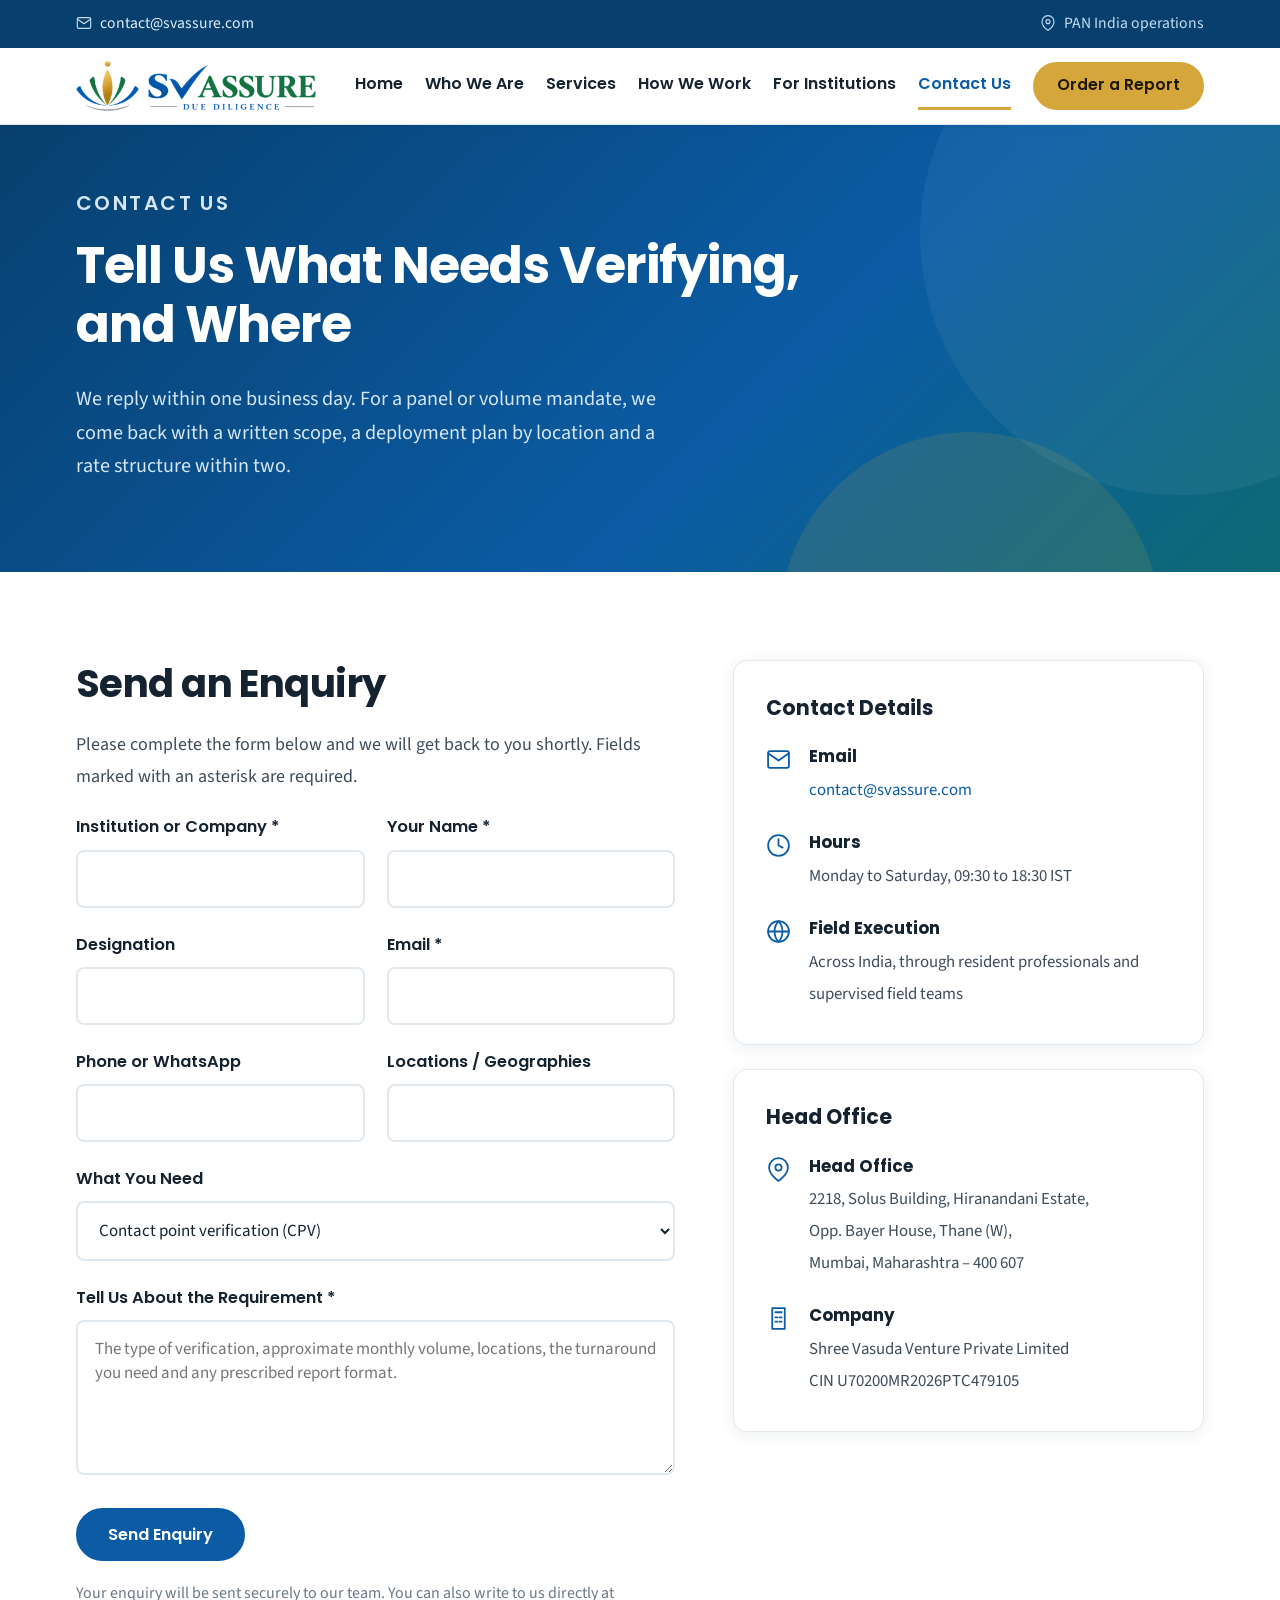
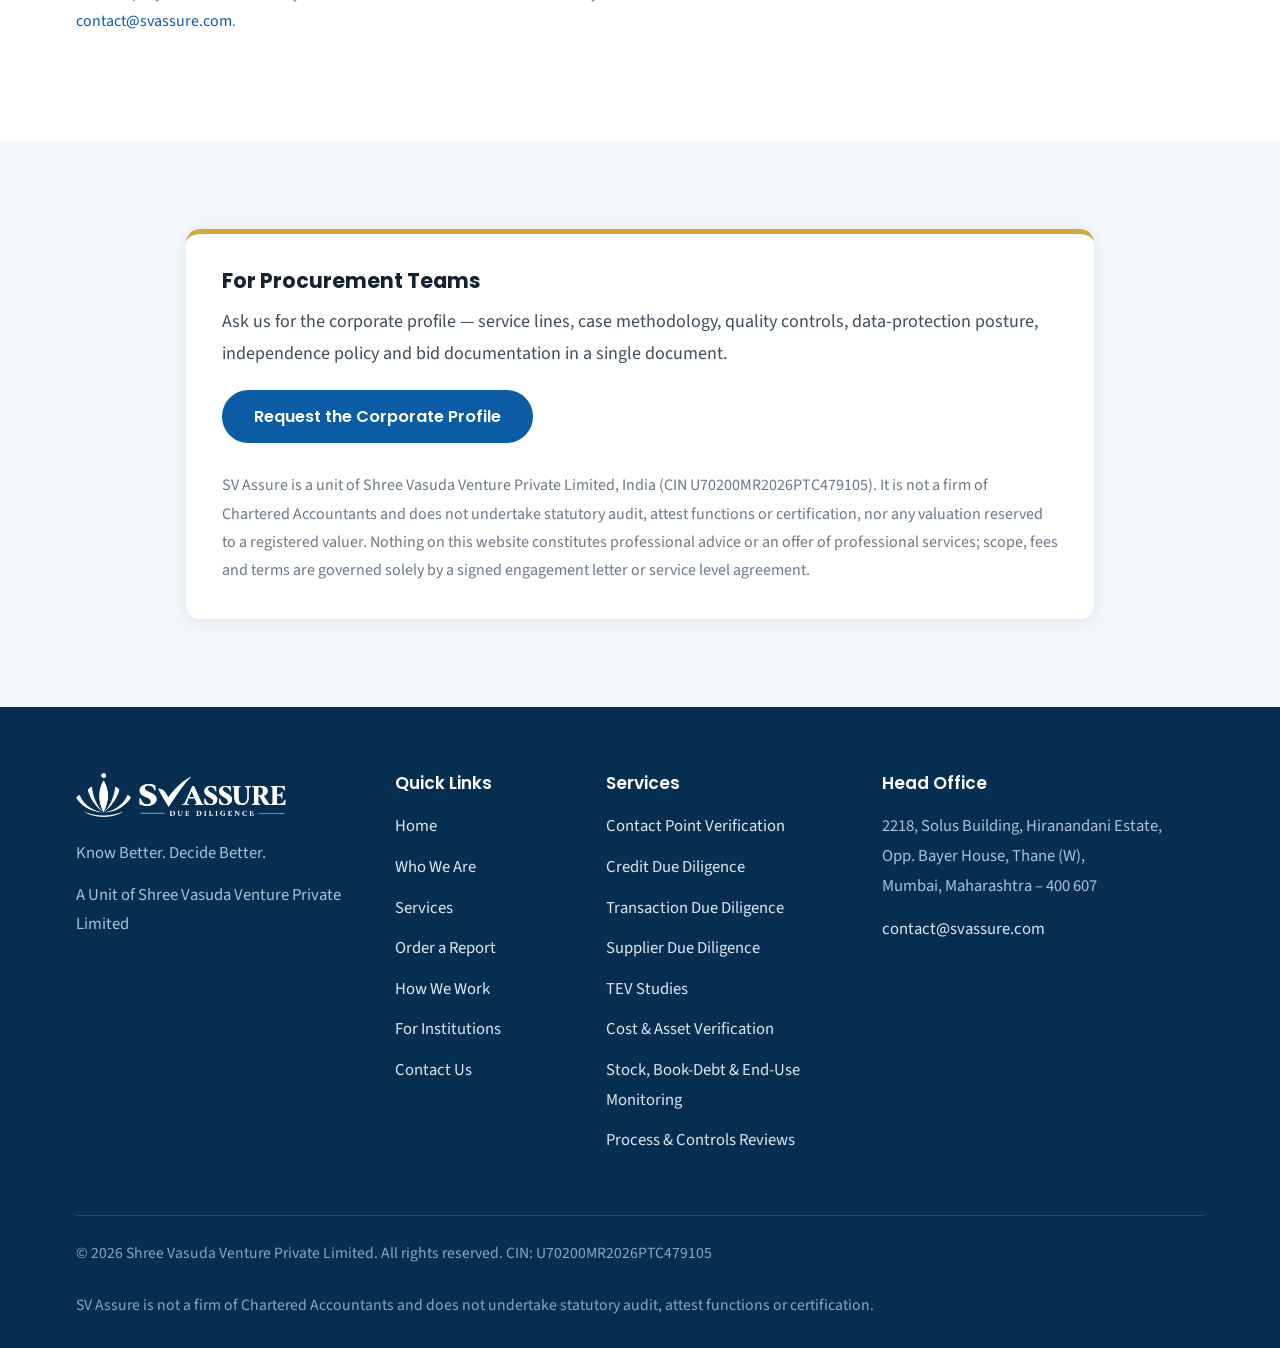
<file: contact.html>
<!DOCTYPE html>
<html lang="en">
<head>
<meta charset="utf-8">
<meta name="viewport" content="width=device-width,initial-scale=1">
<title>Contact Us | SV Assure</title>
<meta name="description" content="Contact SV Assure for contact point verification, due diligence, TEV studies and empanelment enquiries. Head office in Mumbai; field execution across India.">
<meta property="og:title" content="Contact Us | SV Assure">
<meta property="og:description" content="Contact SV Assure for contact point verification, due diligence, TEV studies and empanelment enquiries. Head office in Mumbai; field execution across India.">
<meta property="og:type" content="website">
<meta name="theme-color" content="#0B5CA5">
<link rel="icon" href="[data-uri]">
<link rel="preconnect" href="https://fonts.googleapis.com">
<link rel="preconnect" href="https://fonts.gstatic.com" crossorigin>
<link href="https://fonts.googleapis.com/css2?family=Poppins:wght@500;600;700&family=Source+Sans+3:wght@400;500;600;700&display=swap" rel="stylesheet">
<style>
:root{
  --blue:#0B5CA5; --blue-d:#07406F; --blue-x:#052E50;
  --green:#0F7743; --gold:#D5A63A; --gold-d:#B8871F;
  --ink:#152230; --body:#3E4C59; --muted:#6B7885;
  --line:#E1E8EE; --wash:#F2F7FB; --white:#fff;
  --head:'Poppins','Segoe UI',system-ui,Arial,sans-serif;
  --sans:'Source Sans 3','Segoe UI',system-ui,-apple-system,Arial,sans-serif;
  --wrap:1180px;
  --sh:0 3px 16px rgba(12,45,80,.08);
  --sh2:0 12px 34px rgba(12,45,80,.14);
}
*{box-sizing:border-box}
html{scroll-behavior:smooth;scroll-padding-top:96px}
body{margin:0;background:#fff;color:var(--body);font-family:var(--sans);font-size:18px;
  line-height:1.78;-webkit-font-smoothing:antialiased}
img{max-width:100%;display:block}
a{color:var(--blue);text-decoration:none}
a:hover{text-decoration:underline}
:focus-visible{outline:3px solid var(--gold);outline-offset:2px}
.wrap{max-width:var(--wrap);margin:0 auto;padding:0 26px}

h1,h2,h3,h4,h5{font-family:var(--head);color:var(--ink);margin:0 0 .55em;line-height:1.25;font-weight:700}
h1{font-size:clamp(2.15rem,4.2vw,3.15rem);letter-spacing:-.02em;line-height:1.16}
h2{font-size:clamp(1.8rem,3.1vw,2.4rem);letter-spacing:-.015em}
h3{font-size:1.28rem}
h4{font-size:1.1rem}
p{margin:0 0 1.1em}
.lead{font-size:1.22rem;line-height:1.72}
.muted{color:var(--muted)}
.small{font-size:1rem}

/* ---- top bar ---- */
.topbar{background:var(--blue-d);color:#C6DCEF;font-size:.98rem}
.topbar-in{max-width:var(--wrap);margin:0 auto;padding:10px 26px;display:flex;gap:28px;
  align-items:center;flex-wrap:wrap}
.topbar a{color:#E2EEF8}.topbar a:hover{color:#fff}
.topbar svg{width:16px;height:16px;display:inline-block;vertical-align:-3px;margin-right:8px}
.topbar .r{margin-left:auto}

/* ---- header ---- */
header.site{position:sticky;top:0;z-index:70;background:#fff;border-bottom:1px solid var(--line);
  box-shadow:0 1px 5px rgba(0,0,0,.05)}
.head-in{max-width:var(--wrap);margin:0 auto;padding:13px 26px;display:flex;align-items:center;gap:26px}
.brand img{width:240px}
.brand:hover{text-decoration:none}
nav.main{margin-left:auto;display:flex;align-items:center;gap:22px}
nav.main a{font-family:var(--head);font-weight:600;font-size:1rem;color:var(--ink);padding:8px 0;
  border-bottom:3px solid transparent}
nav.main a:hover{text-decoration:none;color:var(--blue)}
nav.main a.on{color:var(--blue);border-bottom-color:var(--gold)}
.btn{display:inline-block;font-family:var(--head);font-weight:600;font-size:1.02rem;padding:14px 30px;
  border-radius:40px;border:2px solid var(--blue);background:var(--blue);color:#fff;cursor:pointer;
  transition:.18s;text-align:center;line-height:1.3}
.btn:hover{background:var(--blue-d);border-color:var(--blue-d);color:#fff;text-decoration:none}
.btn-gold{background:var(--gold);border-color:var(--gold);color:#1E1704}
.btn-gold:hover{background:var(--gold-d);border-color:var(--gold-d);color:#fff}
.btn-outline{background:transparent;color:var(--blue);border-color:var(--blue)}
.btn-outline:hover{background:var(--blue);color:#fff}
.btn-white{background:#fff;border-color:#fff;color:var(--blue-d)}
.btn-white:hover{background:#E8F1F8;border-color:#E8F1F8;color:var(--blue-d)}
.btn-gw{background:transparent;border-color:rgba(255,255,255,.65);color:#fff}
.btn-gw:hover{background:rgba(255,255,255,.14);border-color:#fff;color:#fff}
nav.main .btn{padding:11px 22px;font-size:.98rem;color:#fff}
.burger{display:none;margin-left:auto;background:none;border:2px solid var(--line);border-radius:6px;
  padding:9px 13px;cursor:pointer;color:var(--blue);font-size:1.25rem;line-height:1}

/* ---- hero ---- */
.hero{background:linear-gradient(135deg,#07406F 0%,#0B5CA5 60%,#0F7743 140%);color:#fff;
  padding:84px 0 88px;position:relative;overflow:hidden}
.hero::after{content:'';position:absolute;right:-160px;top:-150px;width:520px;height:520px;
  border-radius:50%;background:rgba(255,255,255,.05)}
.hero::before{content:'';position:absolute;right:120px;bottom:-240px;width:380px;height:380px;
  border-radius:50%;background:rgba(213,166,58,.13)}
.hero .wrap{position:relative;z-index:2}
.hero-grid{display:grid;grid-template-columns:1.35fr .65fr;gap:56px;align-items:center}
.eyebrow{font-family:var(--head);font-weight:600;font-size:1rem;letter-spacing:.12em;
  text-transform:uppercase;color:var(--gold);margin:0 0 16px}
.hero h1{color:#fff;max-width:17ch}
.hero p{color:#D5E6F4;font-size:1.26rem;line-height:1.68;max-width:58ch}
.hero-btns{display:flex;gap:16px;flex-wrap:wrap;margin-top:34px}
.hero-chips{display:flex;gap:12px;flex-wrap:wrap;margin-top:42px;padding-top:30px;
  border-top:1px solid rgba(255,255,255,.22)}
.hero-chips span{font-family:var(--head);font-weight:500;font-size:1rem;color:#fff;
  background:rgba(255,255,255,.13);border-radius:30px;padding:9px 20px}
.hero-mark img{width:100%;max-width:210px;margin:0 auto;opacity:.92}

/* ---- sections ---- */
section{padding:88px 0}
.wash{background:var(--wash)}
.dark{background:var(--blue-d);color:#CFE2F1}
.dark h2,.dark h3{color:#fff}
.sec-head{max-width:720px;margin:0 0 52px}
.sec-head.c{margin-left:auto;margin-right:auto;text-align:center}
.sec-head .eyebrow{color:var(--gold-d)}
.dark .sec-head .eyebrow{color:var(--gold)}
.sec-head p{font-size:1.14rem;color:var(--muted);margin:0}
.dark .sec-head p{color:#BBD3E6}

/* ---- cards ---- */
.grid{display:grid;gap:28px}
.g2{grid-template-columns:repeat(2,1fr)}
.g3{grid-template-columns:repeat(3,1fr)}
.card{background:#fff;border:1px solid var(--line);border-radius:14px;padding:36px 32px;
  box-shadow:var(--sh);transition:.22s;position:relative}
.card:hover{box-shadow:var(--sh2);transform:translateY(-4px);border-color:#CFE0EE}
.card .ico{width:62px;height:62px;border-radius:50%;background:#E8F2FA;display:flex;
  align-items:center;justify-content:center;margin-bottom:22px;color:var(--blue)}
.card .ico svg{width:29px;height:29px}
.card.gold .ico{background:#FBF3E0;color:var(--gold-d)}
.card.green .ico{background:#E6F4EC;color:var(--green)}
.card h3{margin-bottom:12px}
.card .no ~ h3{padding-right:52px}
.card p{margin:0;font-size:1.06rem}
.card ul{margin:14px 0 0;padding-left:22px;font-size:1.04rem}
.card li{margin-bottom:7px}
.card .more{display:inline-block;margin-top:18px;font-family:var(--head);font-weight:600;font-size:1rem}
.card .no{position:absolute;top:26px;right:30px;font-family:var(--head);font-weight:700;
  font-size:1.5rem;color:#E7EEF5}

/* ---- split ---- */
.split{display:grid;grid-template-columns:1.05fr .95fr;gap:64px;align-items:center}
.panel{background:#fff;border-radius:14px;padding:38px 36px;box-shadow:var(--sh);
  border-top:5px solid var(--gold)}
.panel h3{margin-bottom:18px}
.ticks{list-style:none;margin:0;padding:0}
.ticks li{position:relative;padding-left:40px;margin-bottom:17px;font-size:1.07rem}
.ticks li:last-child{margin-bottom:0}
.ticks li svg{position:absolute;left:0;top:6px;width:23px;height:23px;color:var(--green)}
.ticks b{color:var(--ink);font-family:var(--head);font-weight:600}

/* ---- stats ---- */
.stats{display:grid;grid-template-columns:repeat(4,1fr);gap:34px;text-align:center}
.stats b{display:block;font-family:var(--head);font-size:2.3rem;color:#fff;line-height:1.15;margin-bottom:6px}
.stats span{font-size:1.05rem;color:#BBD3E6}

/* ---- steps ---- */
.steps{display:grid;grid-template-columns:repeat(4,1fr);gap:28px}
.step{background:#fff;border-radius:14px;padding:34px 28px;box-shadow:var(--sh);border:1px solid var(--line)}
.step .n{width:52px;height:52px;border-radius:50%;background:var(--blue);color:#fff;
  font-family:var(--head);font-weight:700;font-size:1.2rem;display:flex;align-items:center;
  justify-content:center;margin-bottom:20px}
.step h4{margin-bottom:10px}
.step p{margin:0;font-size:1.04rem}

/* ---- chips ---- */
.chips{display:flex;flex-wrap:wrap;gap:12px;justify-content:center}
.chips span{background:#fff;border:1px solid var(--line);border-radius:30px;padding:11px 22px;
  font-family:var(--head);font-weight:500;font-size:1.02rem;color:var(--ink);box-shadow:var(--sh)}

/* ---- team ---- */
.team{display:grid;grid-template-columns:repeat(3,1fr);gap:28px;max-width:1080px;margin:0 auto}
.member{background:#fff;border:1px solid var(--line);border-radius:14px;padding:36px 24px;
  text-align:center;box-shadow:var(--sh)}
.member img{width:164px;height:164px;border-radius:50%;object-fit:cover;margin:0 auto 22px;
  border:6px solid #E8F2FA}
.member h3{margin-bottom:6px;font-size:1.24rem}
.member .role{font-family:var(--head);font-weight:600;color:var(--gold-d);font-size:1.02rem;
  letter-spacing:.05em;text-transform:uppercase;margin:0 0 14px}
.member .deg{font-size:1.08rem;color:var(--body);margin:0;line-height:1.7}
.mentors{background:#fff;border:1px solid var(--line);border-radius:14px;padding:40px;
  max-width:900px;margin:38px auto 0;box-shadow:var(--sh);border-top:5px solid var(--green)}
.mentors h3{margin-bottom:14px}
.mgrid{display:grid;grid-template-columns:repeat(2,1fr);gap:22px 36px;margin-top:26px}
.mgrid div{border-top:2px solid var(--gold);padding-top:15px}
.mgrid b{display:block;font-family:var(--head);color:var(--ink);font-size:1.07rem;margin-bottom:4px}
.mgrid span{font-size:1.03rem;color:var(--muted)}

/* ---- service rows ---- */
.srow{display:grid;grid-template-columns:.85fr 1.15fr;gap:56px;padding:52px 0;
  border-bottom:1px solid var(--line);align-items:start}
.srow:last-child{border-bottom:0}
.srow .ico{width:66px;height:66px;border-radius:50%;background:#E8F2FA;display:flex;
  align-items:center;justify-content:center;margin-bottom:22px;color:var(--blue)}
.srow .ico svg{width:31px;height:31px}
.srow h2{font-size:1.65rem}
.srow p{font-size:1.08rem;margin:0}
.srow ul{margin:0;padding:0;list-style:none;columns:2;column-gap:42px}
.srow ul li{position:relative;padding-left:30px;margin-bottom:13px;font-size:1.05rem;break-inside:avoid}
.srow ul li::before{content:'';position:absolute;left:2px;top:.66em;width:10px;height:10px;
  border-radius:50%;background:var(--gold)}
.srow .note{margin-top:22px;font-size:1.02rem;color:var(--muted);background:var(--wash);
  border-radius:10px;padding:18px 22px}

/* ---- table ---- */
.tbl{width:100%;border-collapse:collapse;font-size:1.05rem;background:#fff;
  border:1px solid var(--line);border-radius:12px;overflow:hidden}
.tbl th{background:var(--blue-d);color:#fff;text-align:left;padding:17px 22px;
  font-family:var(--head);font-weight:600;font-size:1.02rem}
.tbl td{padding:18px 22px;border-bottom:1px solid var(--line);vertical-align:top}
.tbl td:first-child{font-family:var(--head);font-weight:600;color:var(--ink);width:27%}
.tbl tr:last-child td{border-bottom:0}

/* ---- faq ---- */
.faq details{background:#fff;border:1px solid var(--line);border-radius:12px;margin-bottom:16px;
  box-shadow:var(--sh)}
.faq summary{cursor:pointer;font-family:var(--head);font-weight:600;font-size:1.12rem;color:var(--ink);
  list-style:none;display:flex;justify-content:space-between;gap:22px;align-items:center;padding:24px 28px}
.faq summary::-webkit-details-marker{display:none}
.faq summary::after{content:'+';color:var(--gold-d);font-size:1.7rem;line-height:1}
.faq details[open] summary::after{content:'\2013'}
.faq .ans{padding:0 28px 26px;font-size:1.06rem;max-width:84ch}

/* ---- CTA ---- */
.cta{background:linear-gradient(120deg,#07406F,#0B5CA5);color:#fff;text-align:center;padding:82px 0}
.cta h2{color:#fff;max-width:22ch;margin:0 auto .5em}
.cta p{color:#D5E6F4;font-size:1.18rem;max-width:62ch;margin:0 auto 34px}
.cta-btns{display:flex;gap:16px;justify-content:center;flex-wrap:wrap}

/* ---- contact ---- */
.cgrid{display:grid;grid-template-columns:1.12fr .88fr;gap:58px;align-items:start}
.field{margin-bottom:22px}
.field label{display:block;font-family:var(--head);font-weight:600;font-size:1.02rem;color:var(--ink);
  margin-bottom:8px}
.field input,.field select,.field textarea{width:100%;padding:15px 17px;border:2px solid var(--line);
  border-radius:8px;background:#fff;font-family:var(--sans);font-size:1.06rem;color:var(--ink)}
.field input:focus,.field select:focus,.field textarea:focus{border-color:var(--blue);outline:none}
.field textarea{min-height:155px;resize:vertical}
.f2{display:grid;grid-template-columns:1fr 1fr;gap:22px}
.infoblock{background:#fff;border:1px solid var(--line);border-radius:14px;padding:34px 32px;
  margin-bottom:24px;box-shadow:var(--sh)}
.infoblock h3{margin-bottom:22px}
.iline{display:flex;gap:18px;margin-bottom:22px;align-items:flex-start}
.iline:last-child{margin-bottom:0}
.iline svg{width:25px;height:25px;color:var(--blue);flex:none;margin-top:5px}
.iline b{display:block;font-family:var(--head);color:var(--ink);font-size:1.05rem;margin-bottom:2px}
.iline span,.iline a{font-size:1.05rem}
.wa{display:inline-flex;align-items:center;gap:10px;background:#1E9E52;color:#fff;padding:14px 26px;
  border-radius:40px;font-family:var(--head);font-weight:600;font-size:1.02rem}
.wa:hover{background:#177F41;color:#fff;text-decoration:none}

/* ---- footer ---- */
footer.site{background:var(--blue-x);color:#A9C3D8;padding:66px 0 28px;font-size:1.04rem}
footer.site a{color:#DCEAF5}
footer.site a:hover{color:#fff}
.fgrid{display:grid;grid-template-columns:1.3fr .8fr 1.1fr 1.5fr;gap:40px}
.fgrid h5{font-family:var(--head);font-size:1.07rem;color:#fff;margin:0 0 18px;font-weight:600}
.fgrid ul{list-style:none;margin:0;padding:0}
.fgrid li{margin-bottom:11px}
.flogo{width:210px;margin-bottom:22px}
.fbot{border-top:1px solid rgba(255,255,255,.15);margin-top:48px;padding-top:24px;display:flex;
  justify-content:space-between;gap:24px;flex-wrap:wrap;font-size:.98rem;color:#8AA7C0}

.reveal{opacity:0;transform:translateY(18px);transition:opacity .55s ease,transform .55s ease}
.reveal.on{opacity:1;transform:none}
@media (prefers-reduced-motion:reduce){.reveal{opacity:1;transform:none;transition:none}html{scroll-behavior:auto}}

@media(max-width:1040px){
  .team{grid-template-columns:repeat(2,1fr);max-width:720px}
  .hero-grid,.split,.cgrid{grid-template-columns:1fr;gap:44px}
  .hero-mark{display:none}
  .stats,.steps{grid-template-columns:repeat(2,1fr)}
  .srow{grid-template-columns:1fr;gap:26px}
}
@media(max-width:880px){
  .brand img{width:206px}
  .topbar .r{margin-left:0;width:100%}
}
@media(max-width:680px){
  body{font-size:17px}
  section{padding:60px 0}
  .hero{padding:56px 0 60px}
  .g2,.g3,.stats,.steps,.team,.mgrid,.f2{grid-template-columns:1fr}
  .fgrid{grid-template-columns:1fr 1fr}
  .srow ul{columns:1}
  .tbl td:first-child{width:40%}
  .card{padding:30px 26px}
}
@media(max-width:1140px){
  nav.main{position:fixed;inset:0 0 auto 0;background:#fff;flex-direction:column;align-items:stretch;
    gap:0;padding:86px 26px 28px;display:none;box-shadow:0 12px 34px rgba(0,0,0,.16)}
  nav.main.open{display:flex}
  nav.main a{padding:17px 0;border-bottom:1px solid var(--line)}
  nav.main a.on{border-bottom-color:var(--line)}
  nav.main .btn{margin-top:20px}
  .burger{display:block;position:relative;z-index:80}
  .topbar .r{margin-left:0;width:100%}
}

/* ---- SV Assure additions ---- */
.hero-card{background:rgba(255,255,255,.10);border:1px solid rgba(255,255,255,.24);border-radius:14px;padding:32px 30px}
.hero-card h3{color:#fff;font-size:1.2rem;margin-bottom:20px}
.hero-card ul{list-style:none;margin:0;padding:0}
.hero-card li{position:relative;padding-left:36px;margin-bottom:16px;color:#E3EFF9;font-size:1.04rem;line-height:1.55}
.hero-card li:last-child{margin-bottom:0}
.hero-card li svg{position:absolute;left:0;top:3px;width:22px;height:22px;color:var(--gold)}
.hero-card b{color:#fff;font-family:var(--head);font-weight:600}
.steps.s3{grid-template-columns:repeat(3,1fr)}
.step .t{display:inline-block;font-family:var(--head);font-weight:600;font-size:.95rem;color:var(--gold-d);margin:0 0 6px}
.ticks.pending li svg{color:var(--gold-d)}
.callout{background:#fff;border-radius:14px;padding:34px 36px;box-shadow:var(--sh);border-top:5px solid var(--green)}
.callout.gold{border-top-color:var(--gold)}
.callout h3{margin-bottom:12px}
.callout p:last-child{margin-bottom:0}
.tblwrap{overflow-x:auto;border-radius:12px}
.card .bl{list-style:none;padding:0;margin:14px 0 0}
.card .bl li{position:relative;padding-left:24px;margin-bottom:9px;font-size:1.03rem}
.card .bl li::before{content:'';position:absolute;left:2px;top:.68em;width:9px;height:9px;border-radius:50%;background:var(--gold)}
.card.cta-card{background:var(--blue-d);border-color:var(--blue-d);display:flex;flex-direction:column;justify-content:center}
.card.cta-card h3,.card.cta-card p{color:#fff}
.card.cta-card p{color:#CFE2F1;margin-bottom:22px}
.card.cta-card .btn{align-self:flex-start}
.g2s{display:grid;grid-template-columns:repeat(2,1fr);gap:28px}
.note-sm{font-size:1rem;color:var(--muted)}
@media(max-width:1040px){.steps.s3{grid-template-columns:repeat(2,1fr)}}
@media(max-width:680px){.steps.s3,.g2s{grid-template-columns:1fr}}
nav.main .btn:hover{color:#fff;border-bottom-color:var(--blue-d)}

nav.main a{white-space:nowrap}


/* Order a Report button in the header */
nav.main .btn-gold{color:#1E1704}
nav.main .btn-gold:hover{color:#fff}
</style>
<noscript><style>.reveal{opacity:1;transform:none}</style></noscript>
</head>
<body>
<div class="topbar">
  <div class="topbar-in">
    <span><svg viewBox="0 0 24 24" fill="none" stroke="currentColor" stroke-width="1.7" stroke-linecap="round" stroke-linejoin="round" aria-hidden="true"><path d="M4 4h16a2 2 0 0 1 2 2v12a2 2 0 0 1-2 2H4a2 2 0 0 1-2-2V6a2 2 0 0 1 2-2z"/><path d="M22 6l-10 7L2 6"/></svg><a href="mailto:contact@svassure.com">contact@svassure.com</a></span>
    <span class="r"><svg viewBox="0 0 24 24" fill="none" stroke="currentColor" stroke-width="1.7" stroke-linecap="round" stroke-linejoin="round" aria-hidden="true"><path d="M21 10c0 7-9 13-9 13s-9-6-9-13a9 9 0 0 1 18 0z"/><path d="M12 13a3 3 0 1 0 0-6 3 3 0 0 0 0 6z"/></svg>PAN India operations</span>
  </div>
</div>
<header class="site">
  <div class="head-in">
    <a class="brand" href="index.html"><img src="[data-uri]" alt="SV Assure &ndash; Due Diligence"></a>
    <button class="burger" aria-label="Open menu" aria-expanded="false">&#9776;</button>
    <nav class="main"><a href="index.html">Home</a><a href="about.html">Who We Are</a><a href="services.html">Services</a><a href="how-we-work.html">How We Work</a><a href="institutions.html">For Institutions</a><a href="contact.html" class="on">Contact Us</a><a class="btn btn-gold" href="order-report/">Order a Report</a></nav>
  </div>
</header>
<main>

<section class="hero" style="padding:62px 0 66px">
  <div class="wrap">
    <p class="eyebrow">Contact Us</p>
    <h1 style="max-width:22ch">Tell Us What Needs Verifying, and Where</h1>
    <p>We reply within one business day. For a panel or volume mandate, we come back with a written scope, a deployment plan by location and a rate structure within two.</p>
  </div>
</section>

<section>
  <div class="wrap">
    <div class="cgrid">
      <div class="reveal">
        <h2>Send an Enquiry</h2>
        <p>Please complete the form below and we will get back to you shortly. Fields marked with an asterisk are required.</p>
        <form id="enquiry" method="POST">
          <!-- Web3Forms access key configured for SV Assure website enquiries -->
          <input type="hidden" name="access_key" value="f0649f9a-f68c-4436-aee7-65fd59951b75">
          <input type="hidden" name="subject" value="New Enquiry - SV Assure Website">
          <input type="checkbox" name="botcheck" style="display:none" tabindex="-1" autocomplete="off">
          <div class="f2">
            <div class="field"><label for="f-company">Institution or Company *</label>
              <input id="f-company" name="company" type="text" required autocomplete="organization"></div>
            <div class="field"><label for="f-name">Your Name *</label>
              <input id="f-name" name="name" type="text" required autocomplete="name"></div>
          </div>
          <div class="f2">
            <div class="field"><label for="f-desig">Designation</label>
              <input id="f-desig" name="designation" type="text" autocomplete="organization-title"></div>
            <div class="field"><label for="f-email">Email *</label>
              <input id="f-email" name="email" type="email" required autocomplete="email"></div>
          </div>
          <div class="f2">
            <div class="field"><label for="f-phone">Phone or WhatsApp</label>
              <input id="f-phone" name="phone" type="tel" autocomplete="tel"></div>
            <div class="field"><label for="f-loc">Locations / Geographies</label>
              <input id="f-loc" name="locations" type="text"></div>
          </div>
          <div class="field"><label for="f-service">What You Need</label>
            <select id="f-service" name="service"><option>Contact point verification (CPV)</option><option>Pre-sanction / credit due diligence</option><option>Transaction &amp; investment due diligence</option><option>Supplier / third-party due diligence</option><option>TEV study</option><option>Cost and plant &amp; machinery verification</option><option>Stock, book-debt &amp; end-use monitoring</option><option>Process &amp; controls review</option><option>Empanelment / tender enquiry</option><option>Not sure yet &mdash; let&rsquo;s talk</option></select></div>
          <div class="field"><label for="f-msg">Tell Us About the Requirement *</label>
            <textarea id="f-msg" name="message" required placeholder="The type of verification, approximate monthly volume, locations, the turnaround you need and any prescribed report format."></textarea></div>
          <button class="btn" id="f-submit" type="submit">Send Enquiry</button>
          <p class="small muted" id="f-status" style="margin-top:18px" role="status" aria-live="polite">Your enquiry will be sent securely to our team. You can also write to us directly at <a href="mailto:contact@svassure.com">contact@svassure.com</a>.</p>
        </form>
      </div>

      <div class="reveal">
        <div class="infoblock">
          <h3>Contact Details</h3>
          <div class="iline"><svg viewBox="0 0 24 24" fill="none" stroke="currentColor" stroke-width="1.7" stroke-linecap="round" stroke-linejoin="round" aria-hidden="true"><path d="M4 4h16a2 2 0 0 1 2 2v12a2 2 0 0 1-2 2H4a2 2 0 0 1-2-2V6a2 2 0 0 1 2-2z"/><path d="M22 6l-10 7L2 6"/></svg><div><b>Email</b><a href="mailto:contact@svassure.com">contact@svassure.com</a></div></div>
          <div class="iline"><svg viewBox="0 0 24 24" fill="none" stroke="currentColor" stroke-width="1.7" stroke-linecap="round" stroke-linejoin="round" aria-hidden="true"><path d="M12 22a10 10 0 1 0 0-20 10 10 0 0 0 0 20z"/><path d="M12 6v6l4 2"/></svg><div><b>Hours</b><span>Monday to Saturday, 09:30 to 18:30 IST</span></div></div>
          <div class="iline"><svg viewBox="0 0 24 24" fill="none" stroke="currentColor" stroke-width="1.7" stroke-linecap="round" stroke-linejoin="round" aria-hidden="true"><path d="M12 22a10 10 0 1 0 0-20 10 10 0 0 0 0 20z"/><path d="M2 12h20"/><path d="M12 2a15 15 0 0 1 0 20 15 15 0 0 1 0-20z"/></svg><div><b>Field Execution</b><span>Across India, through resident professionals and supervised field teams</span></div></div>
        </div>
        <div class="infoblock">
          <h3>Head Office</h3>
          <div class="iline"><svg viewBox="0 0 24 24" fill="none" stroke="currentColor" stroke-width="1.7" stroke-linecap="round" stroke-linejoin="round" aria-hidden="true"><path d="M21 10c0 7-9 13-9 13s-9-6-9-13a9 9 0 0 1 18 0z"/><path d="M12 13a3 3 0 1 0 0-6 3 3 0 0 0 0 6z"/></svg><div><b>Head Office</b><span>2218, Solus Building, Hiranandani Estate,<br>Opp. Bayer House, Thane (W),<br>Mumbai, Maharashtra &ndash; 400 607</span></div></div>
          <div class="iline"><svg viewBox="0 0 24 24" fill="none" stroke="currentColor" stroke-width="1.7" stroke-linecap="round" stroke-linejoin="round" aria-hidden="true"><path d="M6 2h12v20H6z"/><path d="M9 6h6"/><path d="M9 11h2"/><path d="M13 11h2"/><path d="M9 15h2"/><path d="M13 15h2"/></svg><div><b>Company</b><span>Shree Vasuda Venture Private Limited<br>CIN U70200MR2026PTC479105</span></div></div>
        </div>
      </div>
    </div>
  </div>
</section>

<section class="wash">
  <div class="wrap" style="max-width:960px">
    <div class="callout gold reveal">
      <h3>For Procurement Teams</h3>
      <p>Ask us for the corporate profile &mdash; service lines, case methodology, quality controls, data-protection posture, independence policy and bid documentation in a single document.</p>
      <a class="btn" href="mailto:contact@svassure.com?subject=Request%20for%20SV%20Assure%20corporate%20profile">Request the Corporate Profile</a>
      <p class="note-sm" style="margin:28px 0 0">SV Assure is a unit of Shree Vasuda Venture Private Limited, India (CIN U70200MR2026PTC479105). It is not a firm of Chartered Accountants and does not undertake statutory audit, attest functions or certification, nor any valuation reserved to a registered valuer. Nothing on this website constitutes professional advice or an offer of professional services; scope, fees and terms are governed solely by a signed engagement letter or service level agreement.</p>
    </div>
  </div>
</section>

</main>
<footer class="site">
  <div class="wrap">
    <div class="fgrid">
      <div>
        <img class="flogo" src="[data-uri]" alt="SV Assure">
        <p style="margin:0 0 12px">Know Better. Decide Better.</p>
        <p style="margin:0">A Unit of Shree Vasuda Venture Private Limited</p>
      </div>
      <div>
        <h5>Quick Links</h5>
        <ul>
          <li><a href="index.html">Home</a></li>
          <li><a href="about.html">Who We Are</a></li>
          <li><a href="services.html">Services</a></li>
          <li><a href="order-report/">Order a Report</a></li>
          <li><a href="how-we-work.html">How We Work</a></li>
          <li><a href="institutions.html">For Institutions</a></li>
          <li><a href="contact.html">Contact Us</a></li>
        </ul>
      </div>
      <div>
        <h5>Services</h5>
        <ul>
          <li><a href="services.html#cpv">Contact Point Verification</a></li>
          <li><a href="services.html#credit">Credit Due Diligence</a></li>
          <li><a href="services.html#transaction">Transaction Due Diligence</a></li>
          <li><a href="services.html#supplier">Supplier Due Diligence</a></li>
          <li><a href="services.html#tev">TEV Studies</a></li>
          <li><a href="services.html#cost">Cost &amp; Asset Verification</a></li>
          <li><a href="services.html#stock">Stock, Book-Debt &amp; End-Use Monitoring</a></li>
          <li><a href="services.html#process">Process &amp; Controls Reviews</a></li>
        </ul>
      </div>
      <div>
        <h5>Head Office</h5>
        <p style="margin:0 0 14px">2218, Solus Building, Hiranandani Estate,<br>Opp. Bayer House, Thane (W),<br>Mumbai, Maharashtra &ndash; 400 607</p>
        <p style="margin:0"><a href="mailto:contact@svassure.com">contact@svassure.com</a></p>
      </div>
    </div>
    <div class="fbot">
      <span>&copy; <span id="yr">2026</span> Shree Vasuda Venture Private Limited. All rights reserved. CIN: U70200MR2026PTC479105</span>
      <span>SV Assure is not a firm of Chartered Accountants and does not undertake statutory audit, attest functions or certification.</span>
    </div>
  </div>
</footer>
<script>
(function(){
  var b=document.querySelector('.burger'), n=document.querySelector('nav.main');
  if(b){b.addEventListener('click',function(){
    var o=n.classList.toggle('open'); b.setAttribute('aria-expanded',o?'true':'false');
    b.innerHTML=o?'&#10005;':'&#9776;';});}
  var io=new IntersectionObserver(function(es){es.forEach(function(e){
    if(e.isIntersecting){e.target.classList.add('on');io.unobserve(e.target);}});},
    {threshold:.05,rootMargin:'0px 0px -30px 0px'});
  document.querySelectorAll('.reveal').forEach(function(el){io.observe(el);});
  var y=document.getElementById('yr'); if(y){y.textContent=new Date().getFullYear();}
  var f=document.getElementById('enquiry');
  if(f){f.addEventListener('submit',async function(ev){
    ev.preventDefault();

    var status=document.getElementById('f-status');
    var submit=document.getElementById('f-submit');
    var accessKey=f.querySelector('input[name="access_key"]');

    if(!accessKey || !accessKey.value){
      if(status){
        status.textContent='The enquiry form is not yet connected. Please contact us directly at contact@svassure.com.';
        status.style.color='var(--gold-d)';
      }
      return;
    }

    if(!f.checkValidity()){
      f.reportValidity();
      return;
    }

    if(submit){
      submit.disabled=true;
      submit.textContent='Sending...';
    }
    if(status){
      status.textContent='Please wait — sending your enquiry securely...';
      status.style.color='';
    }

    try{
      var formData=new FormData(f);
      var response=await fetch('https://api.web3forms.com/submit',{
        method:'POST',
        headers:{'Content-Type':'application/json','Accept':'application/json'},
        body:JSON.stringify(Object.fromEntries(formData))
      });
      var result=await response.json();

      if(response.ok && result.success){
        f.reset();
        if(status){
          status.textContent='Thank you. Your enquiry has been sent successfully. Our team will get back to you shortly.';
          status.style.color='var(--green)';
        }
      }else{
        if(status){
          status.textContent=(result && result.message) ? result.message : 'We could not send your enquiry. Please try again or email contact@svassure.com directly.';
          status.style.color='var(--gold-d)';
        }
      }
    }catch(error){
      if(status){
        status.textContent='We could not send your enquiry due to a connection issue. Please try again or email contact@svassure.com directly.';
        status.style.color='var(--gold-d)';
      }
    }finally{
      if(submit){
        submit.disabled=false;
        submit.textContent='Send Enquiry';
      }
    }
  });}
})();
</script>
</body>
</html>
</file>
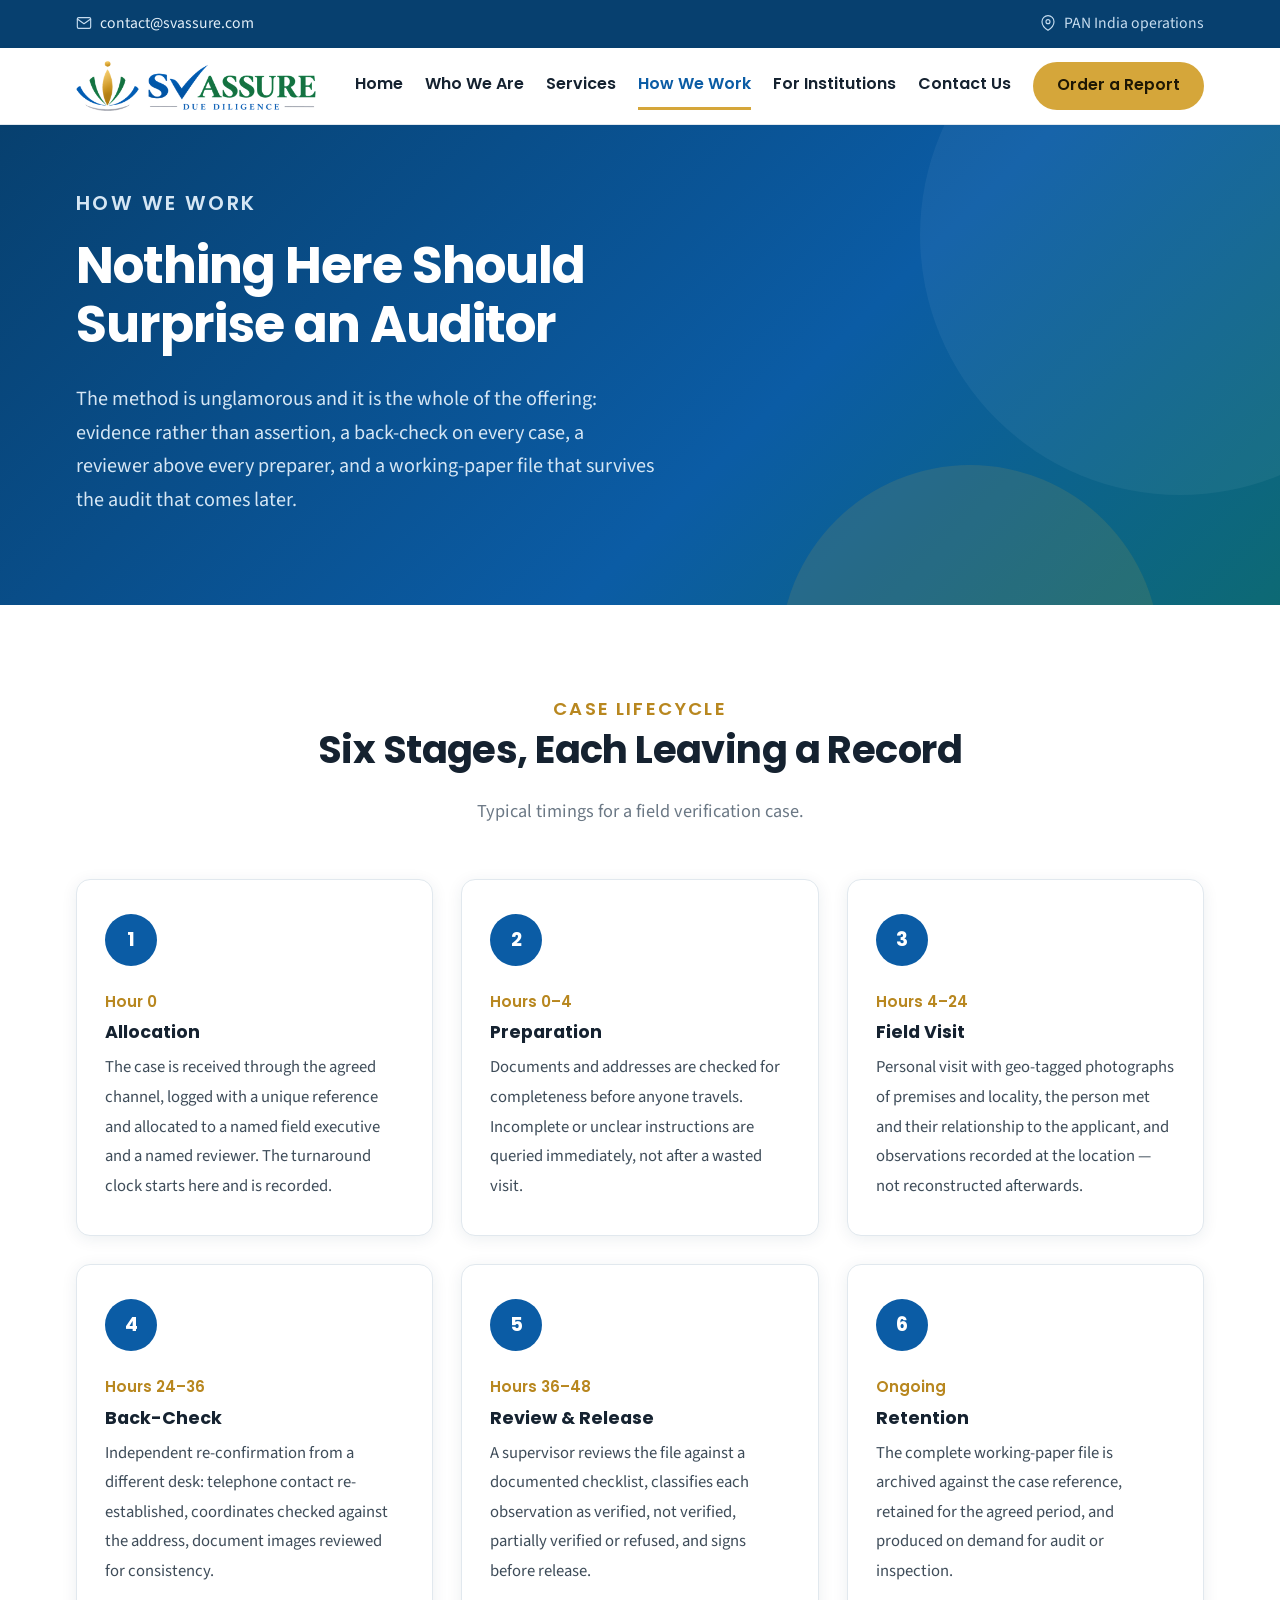
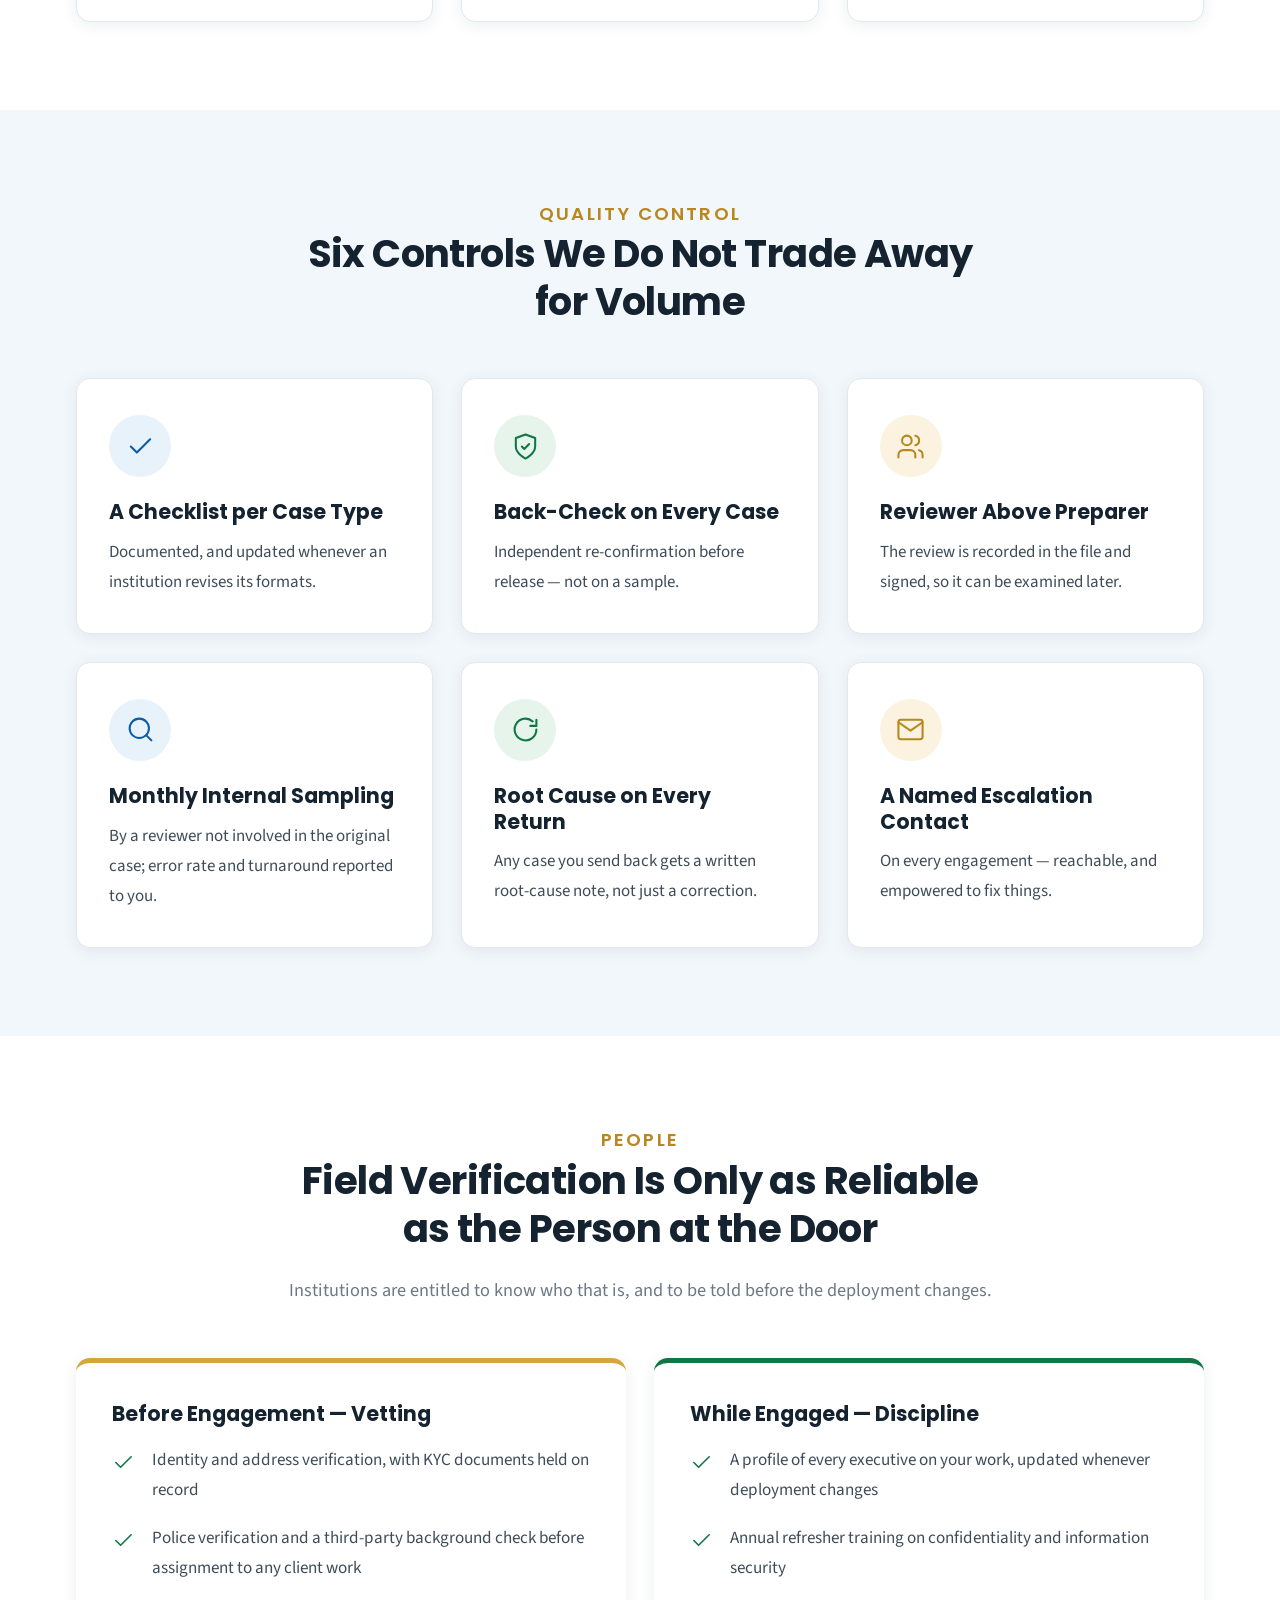
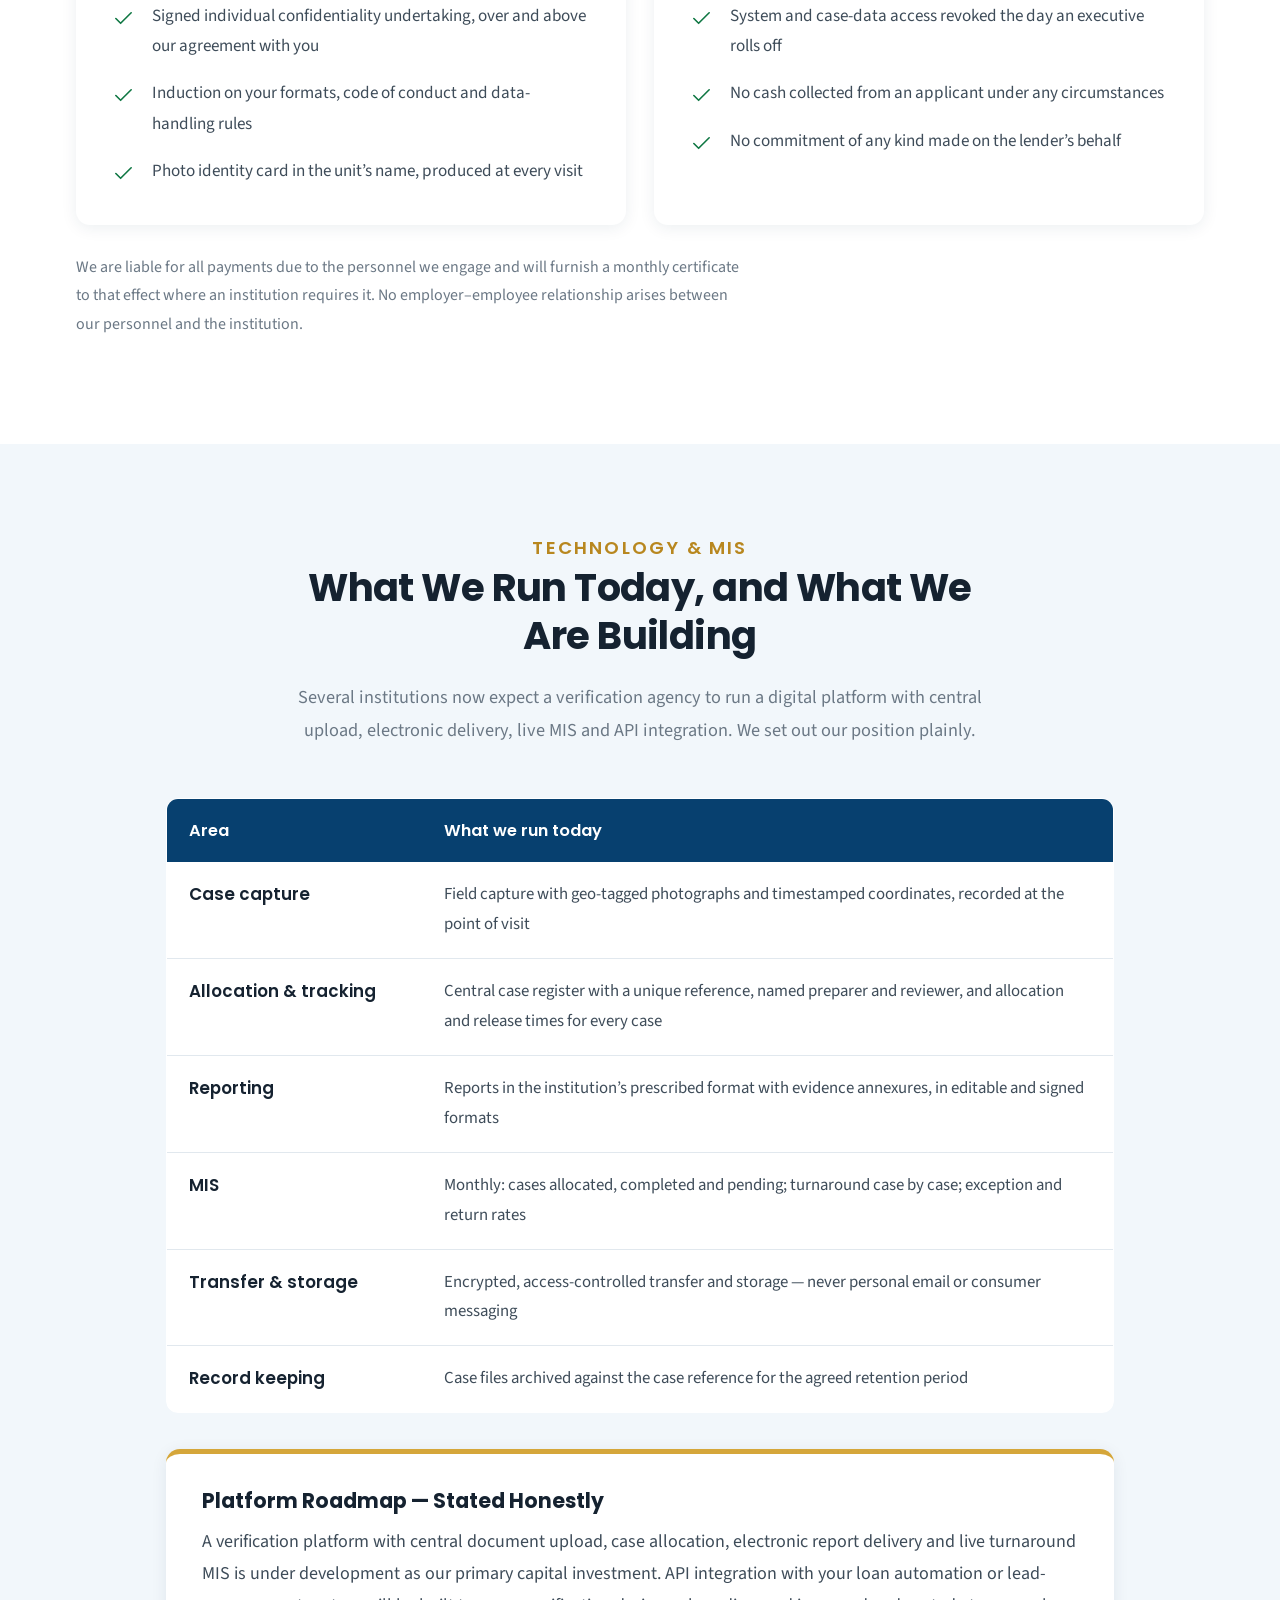
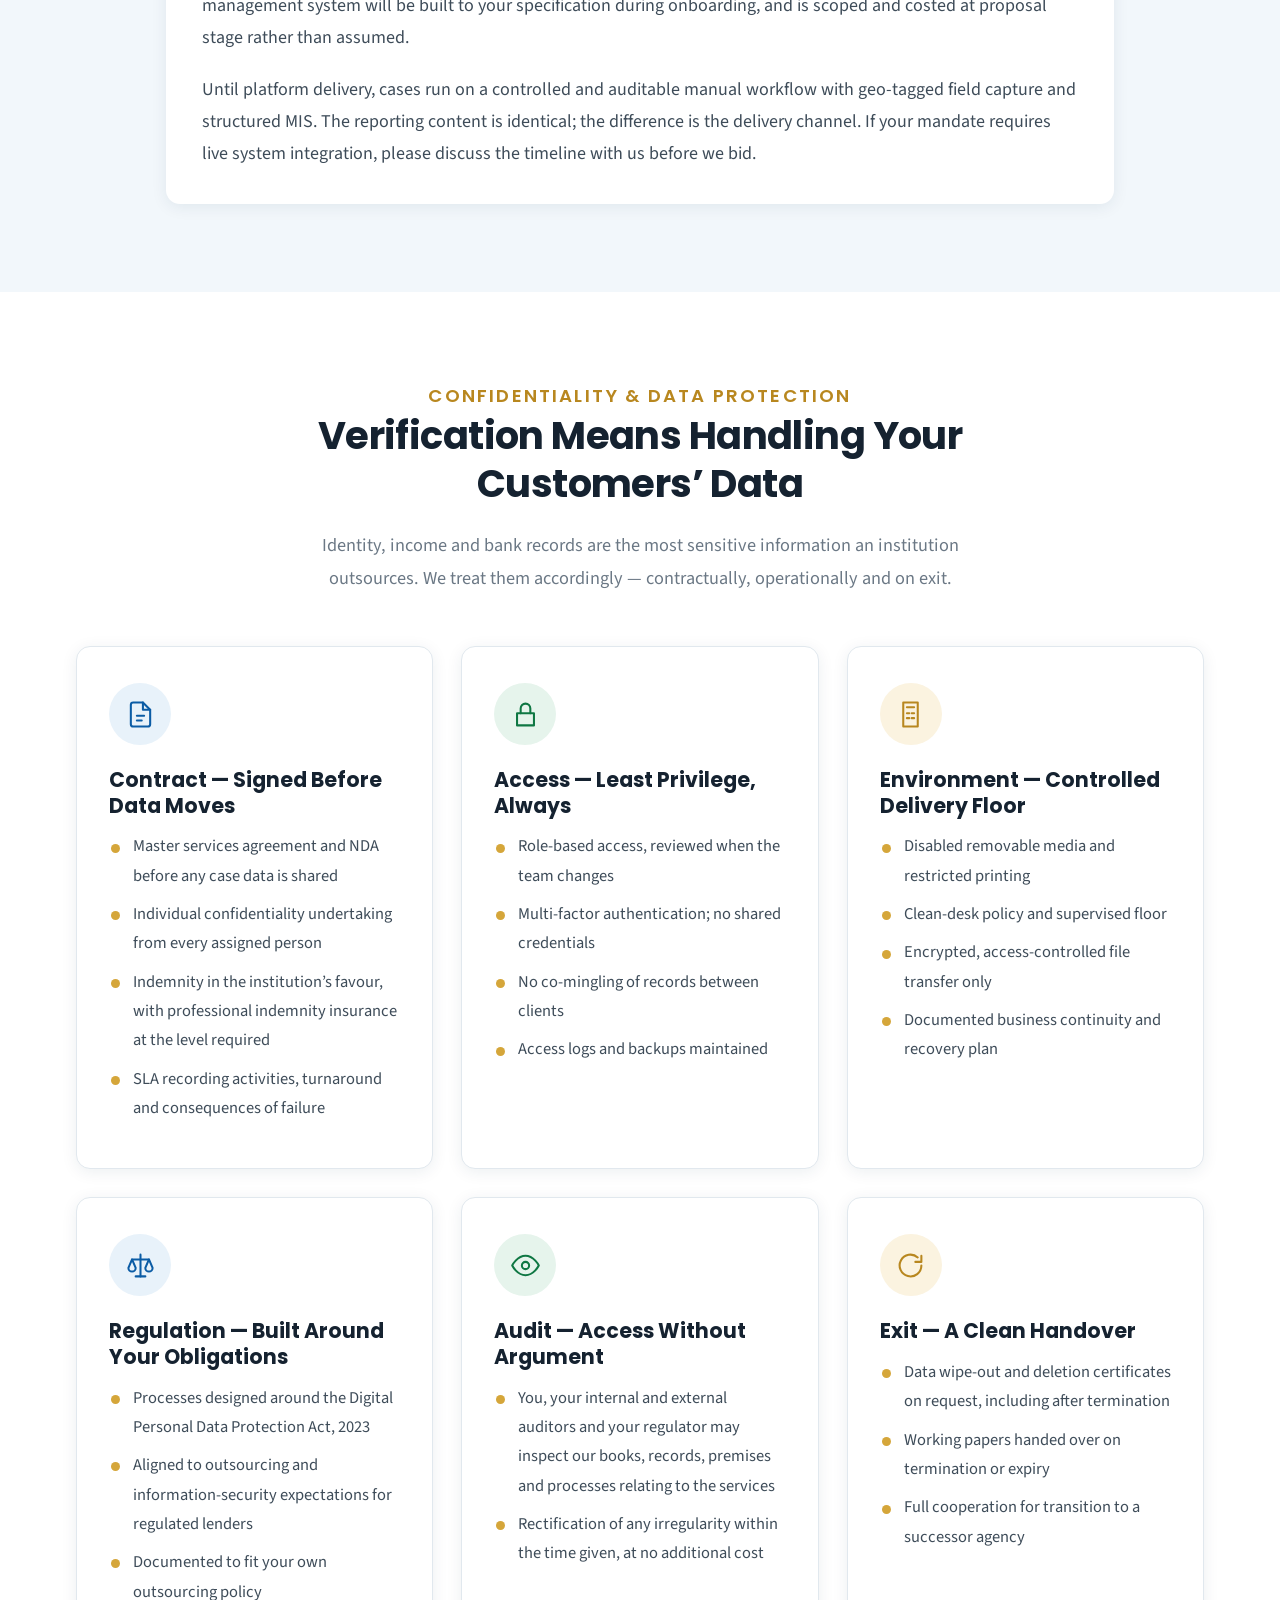
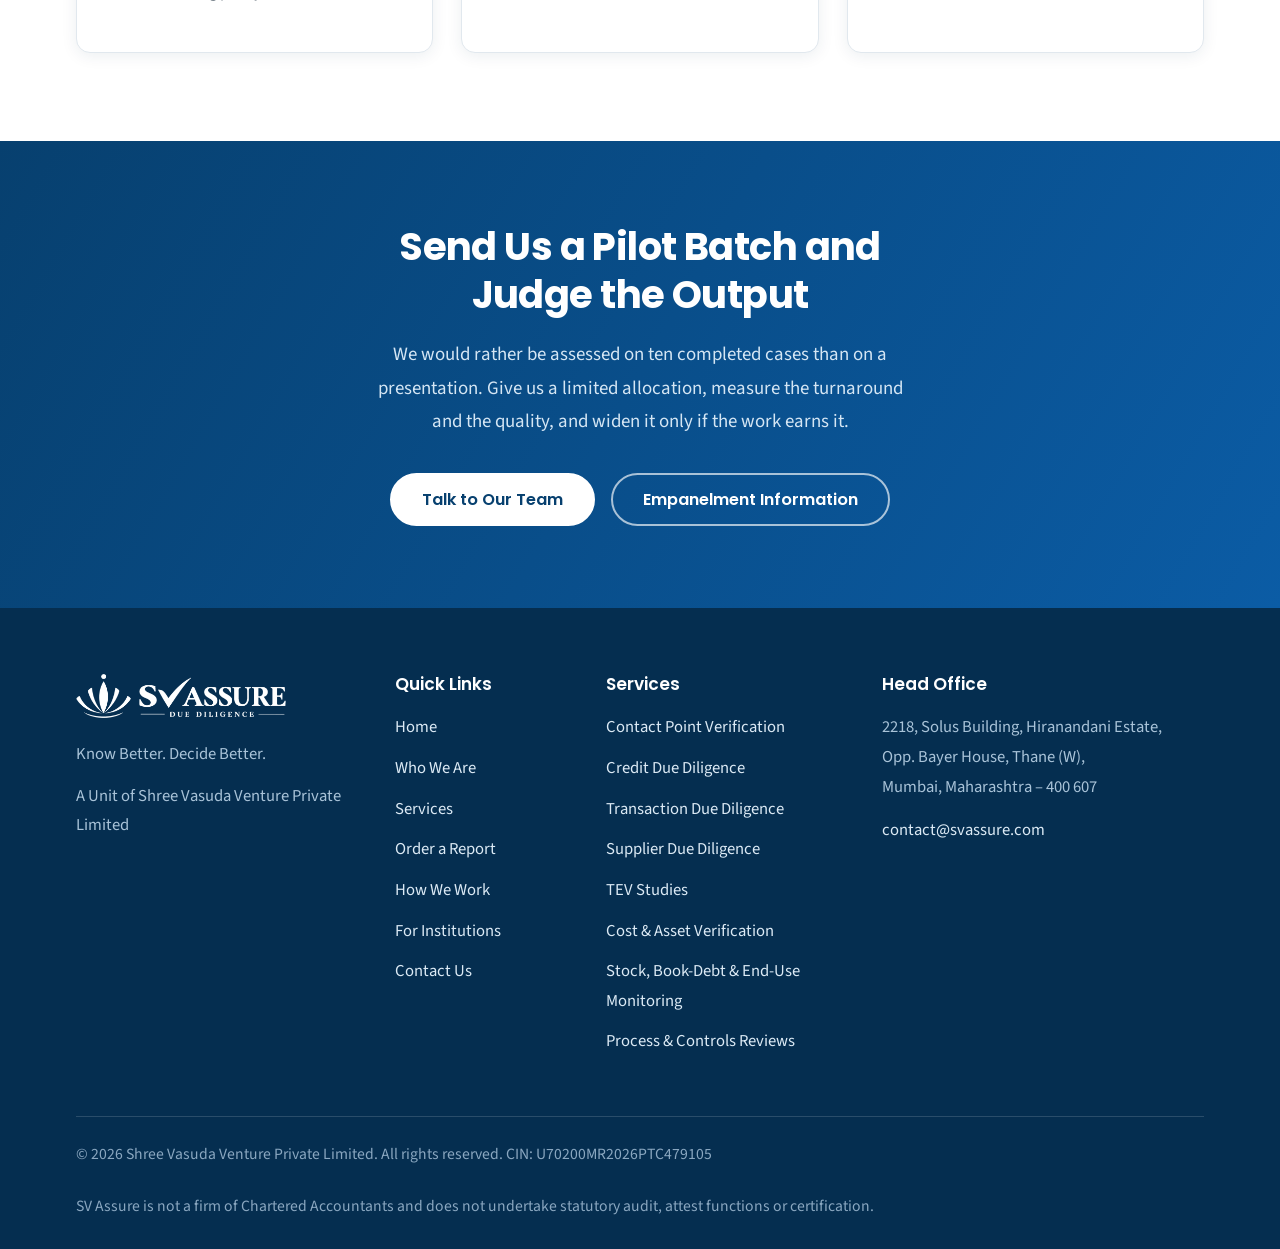
<file: how-we-work.html>
<!DOCTYPE html>
<html lang="en">
<head>
<meta charset="utf-8">
<meta name="viewport" content="width=device-width,initial-scale=1">
<title>How We Work | SV Assure</title>
<meta name="description" content="How an SV Assure verification case runs: six stages, a back-check on every case, a reviewer above the preparer, vetted field staff, MIS and a data protection posture built for regulated lenders.">
<meta property="og:title" content="How We Work | SV Assure">
<meta property="og:description" content="How an SV Assure verification case runs: six stages, a back-check on every case, a reviewer above the preparer, vetted field staff, MIS and a data protection posture built for regulated lenders.">
<meta property="og:type" content="website">
<meta name="theme-color" content="#0B5CA5">
<link rel="icon" href="[data-uri]">
<link rel="preconnect" href="https://fonts.googleapis.com">
<link rel="preconnect" href="https://fonts.gstatic.com" crossorigin>
<link href="https://fonts.googleapis.com/css2?family=Poppins:wght@500;600;700&family=Source+Sans+3:wght@400;500;600;700&display=swap" rel="stylesheet">
<style>
:root{
  --blue:#0B5CA5; --blue-d:#07406F; --blue-x:#052E50;
  --green:#0F7743; --gold:#D5A63A; --gold-d:#B8871F;
  --ink:#152230; --body:#3E4C59; --muted:#6B7885;
  --line:#E1E8EE; --wash:#F2F7FB; --white:#fff;
  --head:'Poppins','Segoe UI',system-ui,Arial,sans-serif;
  --sans:'Source Sans 3','Segoe UI',system-ui,-apple-system,Arial,sans-serif;
  --wrap:1180px;
  --sh:0 3px 16px rgba(12,45,80,.08);
  --sh2:0 12px 34px rgba(12,45,80,.14);
}
*{box-sizing:border-box}
html{scroll-behavior:smooth;scroll-padding-top:96px}
body{margin:0;background:#fff;color:var(--body);font-family:var(--sans);font-size:18px;
  line-height:1.78;-webkit-font-smoothing:antialiased}
img{max-width:100%;display:block}
a{color:var(--blue);text-decoration:none}
a:hover{text-decoration:underline}
:focus-visible{outline:3px solid var(--gold);outline-offset:2px}
.wrap{max-width:var(--wrap);margin:0 auto;padding:0 26px}

h1,h2,h3,h4,h5{font-family:var(--head);color:var(--ink);margin:0 0 .55em;line-height:1.25;font-weight:700}
h1{font-size:clamp(2.15rem,4.2vw,3.15rem);letter-spacing:-.02em;line-height:1.16}
h2{font-size:clamp(1.8rem,3.1vw,2.4rem);letter-spacing:-.015em}
h3{font-size:1.28rem}
h4{font-size:1.1rem}
p{margin:0 0 1.1em}
.lead{font-size:1.22rem;line-height:1.72}
.muted{color:var(--muted)}
.small{font-size:1rem}

/* ---- top bar ---- */
.topbar{background:var(--blue-d);color:#C6DCEF;font-size:.98rem}
.topbar-in{max-width:var(--wrap);margin:0 auto;padding:10px 26px;display:flex;gap:28px;
  align-items:center;flex-wrap:wrap}
.topbar a{color:#E2EEF8}.topbar a:hover{color:#fff}
.topbar svg{width:16px;height:16px;display:inline-block;vertical-align:-3px;margin-right:8px}
.topbar .r{margin-left:auto}

/* ---- header ---- */
header.site{position:sticky;top:0;z-index:70;background:#fff;border-bottom:1px solid var(--line);
  box-shadow:0 1px 5px rgba(0,0,0,.05)}
.head-in{max-width:var(--wrap);margin:0 auto;padding:13px 26px;display:flex;align-items:center;gap:26px}
.brand img{width:240px}
.brand:hover{text-decoration:none}
nav.main{margin-left:auto;display:flex;align-items:center;gap:22px}
nav.main a{font-family:var(--head);font-weight:600;font-size:1rem;color:var(--ink);padding:8px 0;
  border-bottom:3px solid transparent}
nav.main a:hover{text-decoration:none;color:var(--blue)}
nav.main a.on{color:var(--blue);border-bottom-color:var(--gold)}
.btn{display:inline-block;font-family:var(--head);font-weight:600;font-size:1.02rem;padding:14px 30px;
  border-radius:40px;border:2px solid var(--blue);background:var(--blue);color:#fff;cursor:pointer;
  transition:.18s;text-align:center;line-height:1.3}
.btn:hover{background:var(--blue-d);border-color:var(--blue-d);color:#fff;text-decoration:none}
.btn-gold{background:var(--gold);border-color:var(--gold);color:#1E1704}
.btn-gold:hover{background:var(--gold-d);border-color:var(--gold-d);color:#fff}
.btn-outline{background:transparent;color:var(--blue);border-color:var(--blue)}
.btn-outline:hover{background:var(--blue);color:#fff}
.btn-white{background:#fff;border-color:#fff;color:var(--blue-d)}
.btn-white:hover{background:#E8F1F8;border-color:#E8F1F8;color:var(--blue-d)}
.btn-gw{background:transparent;border-color:rgba(255,255,255,.65);color:#fff}
.btn-gw:hover{background:rgba(255,255,255,.14);border-color:#fff;color:#fff}
nav.main .btn{padding:11px 22px;font-size:.98rem;color:#fff}
.burger{display:none;margin-left:auto;background:none;border:2px solid var(--line);border-radius:6px;
  padding:9px 13px;cursor:pointer;color:var(--blue);font-size:1.25rem;line-height:1}

/* ---- hero ---- */
.hero{background:linear-gradient(135deg,#07406F 0%,#0B5CA5 60%,#0F7743 140%);color:#fff;
  padding:84px 0 88px;position:relative;overflow:hidden}
.hero::after{content:'';position:absolute;right:-160px;top:-150px;width:520px;height:520px;
  border-radius:50%;background:rgba(255,255,255,.05)}
.hero::before{content:'';position:absolute;right:120px;bottom:-240px;width:380px;height:380px;
  border-radius:50%;background:rgba(213,166,58,.13)}
.hero .wrap{position:relative;z-index:2}
.hero-grid{display:grid;grid-template-columns:1.35fr .65fr;gap:56px;align-items:center}
.eyebrow{font-family:var(--head);font-weight:600;font-size:1rem;letter-spacing:.12em;
  text-transform:uppercase;color:var(--gold);margin:0 0 16px}
.hero h1{color:#fff;max-width:17ch}
.hero p{color:#D5E6F4;font-size:1.26rem;line-height:1.68;max-width:58ch}
.hero-btns{display:flex;gap:16px;flex-wrap:wrap;margin-top:34px}
.hero-chips{display:flex;gap:12px;flex-wrap:wrap;margin-top:42px;padding-top:30px;
  border-top:1px solid rgba(255,255,255,.22)}
.hero-chips span{font-family:var(--head);font-weight:500;font-size:1rem;color:#fff;
  background:rgba(255,255,255,.13);border-radius:30px;padding:9px 20px}
.hero-mark img{width:100%;max-width:210px;margin:0 auto;opacity:.92}

/* ---- sections ---- */
section{padding:88px 0}
.wash{background:var(--wash)}
.dark{background:var(--blue-d);color:#CFE2F1}
.dark h2,.dark h3{color:#fff}
.sec-head{max-width:720px;margin:0 0 52px}
.sec-head.c{margin-left:auto;margin-right:auto;text-align:center}
.sec-head .eyebrow{color:var(--gold-d)}
.dark .sec-head .eyebrow{color:var(--gold)}
.sec-head p{font-size:1.14rem;color:var(--muted);margin:0}
.dark .sec-head p{color:#BBD3E6}

/* ---- cards ---- */
.grid{display:grid;gap:28px}
.g2{grid-template-columns:repeat(2,1fr)}
.g3{grid-template-columns:repeat(3,1fr)}
.card{background:#fff;border:1px solid var(--line);border-radius:14px;padding:36px 32px;
  box-shadow:var(--sh);transition:.22s;position:relative}
.card:hover{box-shadow:var(--sh2);transform:translateY(-4px);border-color:#CFE0EE}
.card .ico{width:62px;height:62px;border-radius:50%;background:#E8F2FA;display:flex;
  align-items:center;justify-content:center;margin-bottom:22px;color:var(--blue)}
.card .ico svg{width:29px;height:29px}
.card.gold .ico{background:#FBF3E0;color:var(--gold-d)}
.card.green .ico{background:#E6F4EC;color:var(--green)}
.card h3{margin-bottom:12px}
.card .no ~ h3{padding-right:52px}
.card p{margin:0;font-size:1.06rem}
.card ul{margin:14px 0 0;padding-left:22px;font-size:1.04rem}
.card li{margin-bottom:7px}
.card .more{display:inline-block;margin-top:18px;font-family:var(--head);font-weight:600;font-size:1rem}
.card .no{position:absolute;top:26px;right:30px;font-family:var(--head);font-weight:700;
  font-size:1.5rem;color:#E7EEF5}

/* ---- split ---- */
.split{display:grid;grid-template-columns:1.05fr .95fr;gap:64px;align-items:center}
.panel{background:#fff;border-radius:14px;padding:38px 36px;box-shadow:var(--sh);
  border-top:5px solid var(--gold)}
.panel h3{margin-bottom:18px}
.ticks{list-style:none;margin:0;padding:0}
.ticks li{position:relative;padding-left:40px;margin-bottom:17px;font-size:1.07rem}
.ticks li:last-child{margin-bottom:0}
.ticks li svg{position:absolute;left:0;top:6px;width:23px;height:23px;color:var(--green)}
.ticks b{color:var(--ink);font-family:var(--head);font-weight:600}

/* ---- stats ---- */
.stats{display:grid;grid-template-columns:repeat(4,1fr);gap:34px;text-align:center}
.stats b{display:block;font-family:var(--head);font-size:2.3rem;color:#fff;line-height:1.15;margin-bottom:6px}
.stats span{font-size:1.05rem;color:#BBD3E6}

/* ---- steps ---- */
.steps{display:grid;grid-template-columns:repeat(4,1fr);gap:28px}
.step{background:#fff;border-radius:14px;padding:34px 28px;box-shadow:var(--sh);border:1px solid var(--line)}
.step .n{width:52px;height:52px;border-radius:50%;background:var(--blue);color:#fff;
  font-family:var(--head);font-weight:700;font-size:1.2rem;display:flex;align-items:center;
  justify-content:center;margin-bottom:20px}
.step h4{margin-bottom:10px}
.step p{margin:0;font-size:1.04rem}

/* ---- chips ---- */
.chips{display:flex;flex-wrap:wrap;gap:12px;justify-content:center}
.chips span{background:#fff;border:1px solid var(--line);border-radius:30px;padding:11px 22px;
  font-family:var(--head);font-weight:500;font-size:1.02rem;color:var(--ink);box-shadow:var(--sh)}

/* ---- team ---- */
.team{display:grid;grid-template-columns:repeat(3,1fr);gap:28px;max-width:1080px;margin:0 auto}
.member{background:#fff;border:1px solid var(--line);border-radius:14px;padding:36px 24px;
  text-align:center;box-shadow:var(--sh)}
.member img{width:164px;height:164px;border-radius:50%;object-fit:cover;margin:0 auto 22px;
  border:6px solid #E8F2FA}
.member h3{margin-bottom:6px;font-size:1.24rem}
.member .role{font-family:var(--head);font-weight:600;color:var(--gold-d);font-size:1.02rem;
  letter-spacing:.05em;text-transform:uppercase;margin:0 0 14px}
.member .deg{font-size:1.08rem;color:var(--body);margin:0;line-height:1.7}
.mentors{background:#fff;border:1px solid var(--line);border-radius:14px;padding:40px;
  max-width:900px;margin:38px auto 0;box-shadow:var(--sh);border-top:5px solid var(--green)}
.mentors h3{margin-bottom:14px}
.mgrid{display:grid;grid-template-columns:repeat(2,1fr);gap:22px 36px;margin-top:26px}
.mgrid div{border-top:2px solid var(--gold);padding-top:15px}
.mgrid b{display:block;font-family:var(--head);color:var(--ink);font-size:1.07rem;margin-bottom:4px}
.mgrid span{font-size:1.03rem;color:var(--muted)}

/* ---- service rows ---- */
.srow{display:grid;grid-template-columns:.85fr 1.15fr;gap:56px;padding:52px 0;
  border-bottom:1px solid var(--line);align-items:start}
.srow:last-child{border-bottom:0}
.srow .ico{width:66px;height:66px;border-radius:50%;background:#E8F2FA;display:flex;
  align-items:center;justify-content:center;margin-bottom:22px;color:var(--blue)}
.srow .ico svg{width:31px;height:31px}
.srow h2{font-size:1.65rem}
.srow p{font-size:1.08rem;margin:0}
.srow ul{margin:0;padding:0;list-style:none;columns:2;column-gap:42px}
.srow ul li{position:relative;padding-left:30px;margin-bottom:13px;font-size:1.05rem;break-inside:avoid}
.srow ul li::before{content:'';position:absolute;left:2px;top:.66em;width:10px;height:10px;
  border-radius:50%;background:var(--gold)}
.srow .note{margin-top:22px;font-size:1.02rem;color:var(--muted);background:var(--wash);
  border-radius:10px;padding:18px 22px}

/* ---- table ---- */
.tbl{width:100%;border-collapse:collapse;font-size:1.05rem;background:#fff;
  border:1px solid var(--line);border-radius:12px;overflow:hidden}
.tbl th{background:var(--blue-d);color:#fff;text-align:left;padding:17px 22px;
  font-family:var(--head);font-weight:600;font-size:1.02rem}
.tbl td{padding:18px 22px;border-bottom:1px solid var(--line);vertical-align:top}
.tbl td:first-child{font-family:var(--head);font-weight:600;color:var(--ink);width:27%}
.tbl tr:last-child td{border-bottom:0}

/* ---- faq ---- */
.faq details{background:#fff;border:1px solid var(--line);border-radius:12px;margin-bottom:16px;
  box-shadow:var(--sh)}
.faq summary{cursor:pointer;font-family:var(--head);font-weight:600;font-size:1.12rem;color:var(--ink);
  list-style:none;display:flex;justify-content:space-between;gap:22px;align-items:center;padding:24px 28px}
.faq summary::-webkit-details-marker{display:none}
.faq summary::after{content:'+';color:var(--gold-d);font-size:1.7rem;line-height:1}
.faq details[open] summary::after{content:'\2013'}
.faq .ans{padding:0 28px 26px;font-size:1.06rem;max-width:84ch}

/* ---- CTA ---- */
.cta{background:linear-gradient(120deg,#07406F,#0B5CA5);color:#fff;text-align:center;padding:82px 0}
.cta h2{color:#fff;max-width:22ch;margin:0 auto .5em}
.cta p{color:#D5E6F4;font-size:1.18rem;max-width:62ch;margin:0 auto 34px}
.cta-btns{display:flex;gap:16px;justify-content:center;flex-wrap:wrap}

/* ---- contact ---- */
.cgrid{display:grid;grid-template-columns:1.12fr .88fr;gap:58px;align-items:start}
.field{margin-bottom:22px}
.field label{display:block;font-family:var(--head);font-weight:600;font-size:1.02rem;color:var(--ink);
  margin-bottom:8px}
.field input,.field select,.field textarea{width:100%;padding:15px 17px;border:2px solid var(--line);
  border-radius:8px;background:#fff;font-family:var(--sans);font-size:1.06rem;color:var(--ink)}
.field input:focus,.field select:focus,.field textarea:focus{border-color:var(--blue);outline:none}
.field textarea{min-height:155px;resize:vertical}
.f2{display:grid;grid-template-columns:1fr 1fr;gap:22px}
.infoblock{background:#fff;border:1px solid var(--line);border-radius:14px;padding:34px 32px;
  margin-bottom:24px;box-shadow:var(--sh)}
.infoblock h3{margin-bottom:22px}
.iline{display:flex;gap:18px;margin-bottom:22px;align-items:flex-start}
.iline:last-child{margin-bottom:0}
.iline svg{width:25px;height:25px;color:var(--blue);flex:none;margin-top:5px}
.iline b{display:block;font-family:var(--head);color:var(--ink);font-size:1.05rem;margin-bottom:2px}
.iline span,.iline a{font-size:1.05rem}
.wa{display:inline-flex;align-items:center;gap:10px;background:#1E9E52;color:#fff;padding:14px 26px;
  border-radius:40px;font-family:var(--head);font-weight:600;font-size:1.02rem}
.wa:hover{background:#177F41;color:#fff;text-decoration:none}

/* ---- footer ---- */
footer.site{background:var(--blue-x);color:#A9C3D8;padding:66px 0 28px;font-size:1.04rem}
footer.site a{color:#DCEAF5}
footer.site a:hover{color:#fff}
.fgrid{display:grid;grid-template-columns:1.3fr .8fr 1.1fr 1.5fr;gap:40px}
.fgrid h5{font-family:var(--head);font-size:1.07rem;color:#fff;margin:0 0 18px;font-weight:600}
.fgrid ul{list-style:none;margin:0;padding:0}
.fgrid li{margin-bottom:11px}
.flogo{width:210px;margin-bottom:22px}
.fbot{border-top:1px solid rgba(255,255,255,.15);margin-top:48px;padding-top:24px;display:flex;
  justify-content:space-between;gap:24px;flex-wrap:wrap;font-size:.98rem;color:#8AA7C0}

.reveal{opacity:0;transform:translateY(18px);transition:opacity .55s ease,transform .55s ease}
.reveal.on{opacity:1;transform:none}
@media (prefers-reduced-motion:reduce){.reveal{opacity:1;transform:none;transition:none}html{scroll-behavior:auto}}

@media(max-width:1040px){
  .team{grid-template-columns:repeat(2,1fr);max-width:720px}
  .hero-grid,.split,.cgrid{grid-template-columns:1fr;gap:44px}
  .hero-mark{display:none}
  .stats,.steps{grid-template-columns:repeat(2,1fr)}
  .srow{grid-template-columns:1fr;gap:26px}
}
@media(max-width:880px){
  .brand img{width:206px}
  .topbar .r{margin-left:0;width:100%}
}
@media(max-width:680px){
  body{font-size:17px}
  section{padding:60px 0}
  .hero{padding:56px 0 60px}
  .g2,.g3,.stats,.steps,.team,.mgrid,.f2{grid-template-columns:1fr}
  .fgrid{grid-template-columns:1fr 1fr}
  .srow ul{columns:1}
  .tbl td:first-child{width:40%}
  .card{padding:30px 26px}
}
@media(max-width:1140px){
  nav.main{position:fixed;inset:0 0 auto 0;background:#fff;flex-direction:column;align-items:stretch;
    gap:0;padding:86px 26px 28px;display:none;box-shadow:0 12px 34px rgba(0,0,0,.16)}
  nav.main.open{display:flex}
  nav.main a{padding:17px 0;border-bottom:1px solid var(--line)}
  nav.main a.on{border-bottom-color:var(--line)}
  nav.main .btn{margin-top:20px}
  .burger{display:block;position:relative;z-index:80}
  .topbar .r{margin-left:0;width:100%}
}

/* ---- SV Assure additions ---- */
.hero-card{background:rgba(255,255,255,.10);border:1px solid rgba(255,255,255,.24);border-radius:14px;padding:32px 30px}
.hero-card h3{color:#fff;font-size:1.2rem;margin-bottom:20px}
.hero-card ul{list-style:none;margin:0;padding:0}
.hero-card li{position:relative;padding-left:36px;margin-bottom:16px;color:#E3EFF9;font-size:1.04rem;line-height:1.55}
.hero-card li:last-child{margin-bottom:0}
.hero-card li svg{position:absolute;left:0;top:3px;width:22px;height:22px;color:var(--gold)}
.hero-card b{color:#fff;font-family:var(--head);font-weight:600}
.steps.s3{grid-template-columns:repeat(3,1fr)}
.step .t{display:inline-block;font-family:var(--head);font-weight:600;font-size:.95rem;color:var(--gold-d);margin:0 0 6px}
.ticks.pending li svg{color:var(--gold-d)}
.callout{background:#fff;border-radius:14px;padding:34px 36px;box-shadow:var(--sh);border-top:5px solid var(--green)}
.callout.gold{border-top-color:var(--gold)}
.callout h3{margin-bottom:12px}
.callout p:last-child{margin-bottom:0}
.tblwrap{overflow-x:auto;border-radius:12px}
.card .bl{list-style:none;padding:0;margin:14px 0 0}
.card .bl li{position:relative;padding-left:24px;margin-bottom:9px;font-size:1.03rem}
.card .bl li::before{content:'';position:absolute;left:2px;top:.68em;width:9px;height:9px;border-radius:50%;background:var(--gold)}
.card.cta-card{background:var(--blue-d);border-color:var(--blue-d);display:flex;flex-direction:column;justify-content:center}
.card.cta-card h3,.card.cta-card p{color:#fff}
.card.cta-card p{color:#CFE2F1;margin-bottom:22px}
.card.cta-card .btn{align-self:flex-start}
.g2s{display:grid;grid-template-columns:repeat(2,1fr);gap:28px}
.note-sm{font-size:1rem;color:var(--muted)}
@media(max-width:1040px){.steps.s3{grid-template-columns:repeat(2,1fr)}}
@media(max-width:680px){.steps.s3,.g2s{grid-template-columns:1fr}}
nav.main .btn:hover{color:#fff;border-bottom-color:var(--blue-d)}

nav.main a{white-space:nowrap}


/* Order a Report button in the header */
nav.main .btn-gold{color:#1E1704}
nav.main .btn-gold:hover{color:#fff}
</style>
<noscript><style>.reveal{opacity:1;transform:none}</style></noscript>
</head>
<body>
<div class="topbar">
  <div class="topbar-in">
    <span><svg viewBox="0 0 24 24" fill="none" stroke="currentColor" stroke-width="1.7" stroke-linecap="round" stroke-linejoin="round" aria-hidden="true"><path d="M4 4h16a2 2 0 0 1 2 2v12a2 2 0 0 1-2 2H4a2 2 0 0 1-2-2V6a2 2 0 0 1 2-2z"/><path d="M22 6l-10 7L2 6"/></svg><a href="mailto:contact@svassure.com">contact@svassure.com</a></span>
    <span class="r"><svg viewBox="0 0 24 24" fill="none" stroke="currentColor" stroke-width="1.7" stroke-linecap="round" stroke-linejoin="round" aria-hidden="true"><path d="M21 10c0 7-9 13-9 13s-9-6-9-13a9 9 0 0 1 18 0z"/><path d="M12 13a3 3 0 1 0 0-6 3 3 0 0 0 0 6z"/></svg>PAN India operations</span>
  </div>
</div>
<header class="site">
  <div class="head-in">
    <a class="brand" href="index.html"><img src="[data-uri]" alt="SV Assure &ndash; Due Diligence"></a>
    <button class="burger" aria-label="Open menu" aria-expanded="false">&#9776;</button>
    <nav class="main"><a href="index.html">Home</a><a href="about.html">Who We Are</a><a href="services.html">Services</a><a href="how-we-work.html" class="on">How We Work</a><a href="institutions.html">For Institutions</a><a href="contact.html">Contact Us</a><a class="btn btn-gold" href="order-report/">Order a Report</a></nav>
  </div>
</header>
<main>

<section class="hero" style="padding:62px 0 66px">
  <div class="wrap">
    <p class="eyebrow">How We Work</p>
    <h1 style="max-width:22ch">Nothing Here Should Surprise an Auditor</h1>
    <p>The method is unglamorous and it is the whole of the offering: evidence rather than assertion, a back-check on every case, a reviewer above every preparer, and a working-paper file that survives the audit that comes later.</p>
  </div>
</section>

<section>
  <div class="wrap">
    <div class="sec-head c reveal"><p class="eyebrow">Case Lifecycle</p><h2>Six Stages, Each Leaving a Record</h2><p>Typical timings for a field verification case.</p></div>
    <div class="steps s3 reveal"><div class="step"><div class="n">1</div><p class="t">Hour 0</p><h4>Allocation</h4><p>The case is received through the agreed channel, logged with a unique reference and allocated to a named field executive and a named reviewer. The turnaround clock starts here and is recorded.</p></div><div class="step"><div class="n">2</div><p class="t">Hours 0&ndash;4</p><h4>Preparation</h4><p>Documents and addresses are checked for completeness before anyone travels. Incomplete or unclear instructions are queried immediately, not after a wasted visit.</p></div><div class="step"><div class="n">3</div><p class="t">Hours 4&ndash;24</p><h4>Field Visit</h4><p>Personal visit with geo-tagged photographs of premises and locality, the person met and their relationship to the applicant, and observations recorded at the location &mdash; not reconstructed afterwards.</p></div><div class="step"><div class="n">4</div><p class="t">Hours 24&ndash;36</p><h4>Back-Check</h4><p>Independent re-confirmation from a different desk: telephone contact re-established, coordinates checked against the address, document images reviewed for consistency.</p></div><div class="step"><div class="n">5</div><p class="t">Hours 36&ndash;48</p><h4>Review &amp; Release</h4><p>A supervisor reviews the file against a documented checklist, classifies each observation as verified, not verified, partially verified or refused, and signs before release.</p></div><div class="step"><div class="n">6</div><p class="t">Ongoing</p><h4>Retention</h4><p>The complete working-paper file is archived against the case reference, retained for the agreed period, and produced on demand for audit or inspection.</p></div></div>
  </div>
</section>

<section class="wash">
  <div class="wrap">
    <div class="sec-head c reveal"><p class="eyebrow">Quality Control</p><h2>Six Controls We Do Not Trade Away for Volume</h2></div>
    <div class="grid g3 reveal"><div class="card "><div class="ico"><svg viewBox="0 0 24 24" fill="none" stroke="currentColor" stroke-width="1.7" stroke-linecap="round" stroke-linejoin="round" aria-hidden="true"><path d="M20 6 9 17l-5-5"/></svg></div><h3>A Checklist per Case Type</h3><p>Documented, and updated whenever an institution revises its formats.</p></div><div class="card green"><div class="ico"><svg viewBox="0 0 24 24" fill="none" stroke="currentColor" stroke-width="1.7" stroke-linecap="round" stroke-linejoin="round" aria-hidden="true"><path d="M12 22s8-4 8-10V5l-8-3-8 3v7c0 6 8 10 8 10z"/><path d="M9 12l2 2 4-4"/></svg></div><h3>Back-Check on Every Case</h3><p>Independent re-confirmation before release &mdash; not on a sample.</p></div><div class="card gold"><div class="ico"><svg viewBox="0 0 24 24" fill="none" stroke="currentColor" stroke-width="1.7" stroke-linecap="round" stroke-linejoin="round" aria-hidden="true"><path d="M16 21v-2a4 4 0 0 0-4-4H6a4 4 0 0 0-4 4v2"/><path d="M9 11a4 4 0 1 0 0-8 4 4 0 0 0 0 8z"/><path d="M22 21v-2a4 4 0 0 0-3-3.9"/><path d="M16 3.1a4 4 0 0 1 0 7.8"/></svg></div><h3>Reviewer Above Preparer</h3><p>The review is recorded in the file and signed, so it can be examined later.</p></div><div class="card "><div class="ico"><svg viewBox="0 0 24 24" fill="none" stroke="currentColor" stroke-width="1.7" stroke-linecap="round" stroke-linejoin="round" aria-hidden="true"><path d="M11 19a8 8 0 1 0 0-16 8 8 0 0 0 0 16z"/><path d="M21 21l-4.35-4.35"/></svg></div><h3>Monthly Internal Sampling</h3><p>By a reviewer not involved in the original case; error rate and turnaround reported to you.</p></div><div class="card green"><div class="ico"><svg viewBox="0 0 24 24" fill="none" stroke="currentColor" stroke-width="1.7" stroke-linecap="round" stroke-linejoin="round" aria-hidden="true"><path d="M21 12a9 9 0 1 1-3-6.7"/><path d="M21 4v5h-5"/></svg></div><h3>Root Cause on Every Return</h3><p>Any case you send back gets a written root-cause note, not just a correction.</p></div><div class="card gold"><div class="ico"><svg viewBox="0 0 24 24" fill="none" stroke="currentColor" stroke-width="1.7" stroke-linecap="round" stroke-linejoin="round" aria-hidden="true"><path d="M4 4h16a2 2 0 0 1 2 2v12a2 2 0 0 1-2 2H4a2 2 0 0 1-2-2V6a2 2 0 0 1 2-2z"/><path d="M22 6l-10 7L2 6"/></svg></div><h3>A Named Escalation Contact</h3><p>On every engagement &mdash; reachable, and empowered to fix things.</p></div></div>
  </div>
</section>

<section>
  <div class="wrap">
    <div class="sec-head c reveal"><p class="eyebrow">People</p><h2>Field Verification Is Only as Reliable as the Person at the Door</h2><p>Institutions are entitled to know who that is, and to be told before the deployment changes.</p></div>
    <div class="g2s reveal">
      <div class="panel"><h3>Before Engagement &mdash; Vetting</h3>
        <ul class="ticks"><li><svg viewBox="0 0 24 24" fill="none" stroke="currentColor" stroke-width="1.7" stroke-linecap="round" stroke-linejoin="round" aria-hidden="true"><path d="M20 6 9 17l-5-5"/></svg>Identity and address verification, with KYC documents held on record</li><li><svg viewBox="0 0 24 24" fill="none" stroke="currentColor" stroke-width="1.7" stroke-linecap="round" stroke-linejoin="round" aria-hidden="true"><path d="M20 6 9 17l-5-5"/></svg>Police verification and a third-party background check before assignment to any client work</li><li><svg viewBox="0 0 24 24" fill="none" stroke="currentColor" stroke-width="1.7" stroke-linecap="round" stroke-linejoin="round" aria-hidden="true"><path d="M20 6 9 17l-5-5"/></svg>Signed individual confidentiality undertaking, over and above our agreement with you</li><li><svg viewBox="0 0 24 24" fill="none" stroke="currentColor" stroke-width="1.7" stroke-linecap="round" stroke-linejoin="round" aria-hidden="true"><path d="M20 6 9 17l-5-5"/></svg>Induction on your formats, code of conduct and data-handling rules</li><li><svg viewBox="0 0 24 24" fill="none" stroke="currentColor" stroke-width="1.7" stroke-linecap="round" stroke-linejoin="round" aria-hidden="true"><path d="M20 6 9 17l-5-5"/></svg>Photo identity card in the unit&rsquo;s name, produced at every visit</li></ul>
      </div>
      <div class="panel" style="border-top-color:var(--green)"><h3>While Engaged &mdash; Discipline</h3>
        <ul class="ticks"><li><svg viewBox="0 0 24 24" fill="none" stroke="currentColor" stroke-width="1.7" stroke-linecap="round" stroke-linejoin="round" aria-hidden="true"><path d="M20 6 9 17l-5-5"/></svg>A profile of every executive on your work, updated whenever deployment changes</li><li><svg viewBox="0 0 24 24" fill="none" stroke="currentColor" stroke-width="1.7" stroke-linecap="round" stroke-linejoin="round" aria-hidden="true"><path d="M20 6 9 17l-5-5"/></svg>Annual refresher training on confidentiality and information security</li><li><svg viewBox="0 0 24 24" fill="none" stroke="currentColor" stroke-width="1.7" stroke-linecap="round" stroke-linejoin="round" aria-hidden="true"><path d="M20 6 9 17l-5-5"/></svg>System and case-data access revoked the day an executive rolls off</li><li><svg viewBox="0 0 24 24" fill="none" stroke="currentColor" stroke-width="1.7" stroke-linecap="round" stroke-linejoin="round" aria-hidden="true"><path d="M20 6 9 17l-5-5"/></svg>No cash collected from an applicant under any circumstances</li><li><svg viewBox="0 0 24 24" fill="none" stroke="currentColor" stroke-width="1.7" stroke-linecap="round" stroke-linejoin="round" aria-hidden="true"><path d="M20 6 9 17l-5-5"/></svg>No commitment of any kind made on the lender&rsquo;s behalf</li></ul>
      </div>
    </div>
    <p class="note-sm reveal" style="margin-top:28px;max-width:84ch">We are liable for all payments due to the personnel we engage and will furnish a monthly certificate to that effect where an institution requires it. No employer&ndash;employee relationship arises between our personnel and the institution.</p>
  </div>
</section>

<section class="wash">
  <div class="wrap" style="max-width:1000px">
    <div class="sec-head c reveal"><p class="eyebrow">Technology &amp; MIS</p><h2>What We Run Today, and What We Are Building</h2><p>Several institutions now expect a verification agency to run a digital platform with central upload, electronic delivery, live MIS and API integration. We set out our position plainly.</p></div>
    <div class="reveal tblwrap"><table class="tbl"><thead><tr><th>Area</th><th>What we run today</th></tr></thead><tbody><tr><td>Case capture</td><td>Field capture with geo-tagged photographs and timestamped coordinates, recorded at the point of visit</td></tr><tr><td>Allocation &amp; tracking</td><td>Central case register with a unique reference, named preparer and reviewer, and allocation and release times for every case</td></tr><tr><td>Reporting</td><td>Reports in the institution&rsquo;s prescribed format with evidence annexures, in editable and signed formats</td></tr><tr><td>MIS</td><td>Monthly: cases allocated, completed and pending; turnaround case by case; exception and return rates</td></tr><tr><td>Transfer &amp; storage</td><td>Encrypted, access-controlled transfer and storage &mdash; never personal email or consumer messaging</td></tr><tr><td>Record keeping</td><td>Case files archived against the case reference for the agreed retention period</td></tr></tbody></table></div>
    <div class="callout gold reveal" style="margin-top:36px">
      <h3>Platform Roadmap &mdash; Stated Honestly</h3>
      <p>A verification platform with central document upload, case allocation, electronic report delivery and live
      turnaround MIS is under development as our primary capital investment. API integration with your loan
      automation or lead-management system will be built to your specification during onboarding, and is scoped
      and costed at proposal stage rather than assumed.</p>
      <p>Until platform delivery, cases run on a controlled and auditable manual workflow with geo-tagged field
      capture and structured MIS. The reporting content is identical; the difference is the delivery channel.
      If your mandate requires live system integration, please discuss the timeline with us before we bid.</p>
    </div>
  </div>
</section>

<section id="data">
  <div class="wrap">
    <div class="sec-head c reveal"><p class="eyebrow">Confidentiality &amp; Data Protection</p><h2>Verification Means Handling Your Customers&rsquo; Data</h2><p>Identity, income and bank records are the most sensitive information an institution outsources. We treat them accordingly &mdash; contractually, operationally and on exit.</p></div>
    <div class="grid g3 reveal"><div class="card "><div class="ico"><svg viewBox="0 0 24 24" fill="none" stroke="currentColor" stroke-width="1.7" stroke-linecap="round" stroke-linejoin="round" aria-hidden="true"><path d="M14 2H6a2 2 0 0 0-2 2v16a2 2 0 0 0 2 2h12a2 2 0 0 0 2-2V8z"/><path d="M14 2v6h6"/><path d="M9 13h6"/><path d="M9 17h4"/></svg></div><h3>Contract &mdash; Signed Before Data Moves</h3><ul class="bl"><li>Master services agreement and NDA before any case data is shared</li><li>Individual confidentiality undertaking from every assigned person</li><li>Indemnity in the institution&rsquo;s favour, with professional indemnity insurance at the level required</li><li>SLA recording activities, turnaround and consequences of failure</li></ul></div><div class="card green"><div class="ico"><svg viewBox="0 0 24 24" fill="none" stroke="currentColor" stroke-width="1.7" stroke-linecap="round" stroke-linejoin="round" aria-hidden="true"><path d="M5 11h14v10H5z"/><path d="M8 11V7a4 4 0 0 1 8 0v4"/></svg></div><h3>Access &mdash; Least Privilege, Always</h3><ul class="bl"><li>Role-based access, reviewed when the team changes</li><li>Multi-factor authentication; no shared credentials</li><li>No co-mingling of records between clients</li><li>Access logs and backups maintained</li></ul></div><div class="card gold"><div class="ico"><svg viewBox="0 0 24 24" fill="none" stroke="currentColor" stroke-width="1.7" stroke-linecap="round" stroke-linejoin="round" aria-hidden="true"><path d="M6 2h12v20H6z"/><path d="M9 6h6"/><path d="M9 11h2"/><path d="M13 11h2"/><path d="M9 15h2"/><path d="M13 15h2"/></svg></div><h3>Environment &mdash; Controlled Delivery Floor</h3><ul class="bl"><li>Disabled removable media and restricted printing</li><li>Clean-desk policy and supervised floor</li><li>Encrypted, access-controlled file transfer only</li><li>Documented business continuity and recovery plan</li></ul></div><div class="card "><div class="ico"><svg viewBox="0 0 24 24" fill="none" stroke="currentColor" stroke-width="1.7" stroke-linecap="round" stroke-linejoin="round" aria-hidden="true"><path d="M12 3v18"/><path d="M5 7h14"/><path d="M5 7l-3 7a3 3 0 0 0 6 0z"/><path d="M19 7l-3 7a3 3 0 0 0 6 0z"/><path d="M8 21h8"/></svg></div><h3>Regulation &mdash; Built Around Your Obligations</h3><ul class="bl"><li>Processes designed around the Digital Personal Data Protection Act, 2023</li><li>Aligned to outsourcing and information-security expectations for regulated lenders</li><li>Documented to fit your own outsourcing policy</li></ul></div><div class="card green"><div class="ico"><svg viewBox="0 0 24 24" fill="none" stroke="currentColor" stroke-width="1.7" stroke-linecap="round" stroke-linejoin="round" aria-hidden="true"><path d="M1 12s4-8 11-8 11 8 11 8-4 8-11 8S1 12 1 12z"/><path d="M12 15a3 3 0 1 0 0-6 3 3 0 0 0 0 6z"/></svg></div><h3>Audit &mdash; Access Without Argument</h3><ul class="bl"><li>You, your internal and external auditors and your regulator may inspect our books, records, premises and processes relating to the services</li><li>Rectification of any irregularity within the time given, at no additional cost</li></ul></div><div class="card gold"><div class="ico"><svg viewBox="0 0 24 24" fill="none" stroke="currentColor" stroke-width="1.7" stroke-linecap="round" stroke-linejoin="round" aria-hidden="true"><path d="M21 12a9 9 0 1 1-3-6.7"/><path d="M21 4v5h-5"/></svg></div><h3>Exit &mdash; A Clean Handover</h3><ul class="bl"><li>Data wipe-out and deletion certificates on request, including after termination</li><li>Working papers handed over on termination or expiry</li><li>Full cooperation for transition to a successor agency</li></ul></div></div>
  </div>
</section>

<section class="cta">
  <div class="wrap">
    <h2>Send Us a Pilot Batch and Judge the Output</h2>
    <p>We would rather be assessed on ten completed cases than on a presentation. Give us a limited allocation, measure the turnaround and the quality, and widen it only if the work earns it.</p>
    <div class="cta-btns">
      <a class="btn btn-white" href="contact.html">Talk to Our Team</a>
      <a class="btn btn-gw" href="institutions.html">Empanelment Information</a>
    </div>
  </div>
</section>

</main>
<footer class="site">
  <div class="wrap">
    <div class="fgrid">
      <div>
        <img class="flogo" src="[data-uri]" alt="SV Assure">
        <p style="margin:0 0 12px">Know Better. Decide Better.</p>
        <p style="margin:0">A Unit of Shree Vasuda Venture Private Limited</p>
      </div>
      <div>
        <h5>Quick Links</h5>
        <ul>
          <li><a href="index.html">Home</a></li>
          <li><a href="about.html">Who We Are</a></li>
          <li><a href="services.html">Services</a></li>
          <li><a href="order-report/">Order a Report</a></li>
          <li><a href="how-we-work.html">How We Work</a></li>
          <li><a href="institutions.html">For Institutions</a></li>
          <li><a href="contact.html">Contact Us</a></li>
        </ul>
      </div>
      <div>
        <h5>Services</h5>
        <ul>
          <li><a href="services.html#cpv">Contact Point Verification</a></li>
          <li><a href="services.html#credit">Credit Due Diligence</a></li>
          <li><a href="services.html#transaction">Transaction Due Diligence</a></li>
          <li><a href="services.html#supplier">Supplier Due Diligence</a></li>
          <li><a href="services.html#tev">TEV Studies</a></li>
          <li><a href="services.html#cost">Cost &amp; Asset Verification</a></li>
          <li><a href="services.html#stock">Stock, Book-Debt &amp; End-Use Monitoring</a></li>
          <li><a href="services.html#process">Process &amp; Controls Reviews</a></li>
        </ul>
      </div>
      <div>
        <h5>Head Office</h5>
        <p style="margin:0 0 14px">2218, Solus Building, Hiranandani Estate,<br>Opp. Bayer House, Thane (W),<br>Mumbai, Maharashtra &ndash; 400 607</p>
        <p style="margin:0"><a href="mailto:contact@svassure.com">contact@svassure.com</a></p>
      </div>
    </div>
    <div class="fbot">
      <span>&copy; <span id="yr">2026</span> Shree Vasuda Venture Private Limited. All rights reserved. CIN: U70200MR2026PTC479105</span>
      <span>SV Assure is not a firm of Chartered Accountants and does not undertake statutory audit, attest functions or certification.</span>
    </div>
  </div>
</footer>
<script>
(function(){
  var b=document.querySelector('.burger'), n=document.querySelector('nav.main');
  if(b){b.addEventListener('click',function(){
    var o=n.classList.toggle('open'); b.setAttribute('aria-expanded',o?'true':'false');
    b.innerHTML=o?'&#10005;':'&#9776;';});}
  var io=new IntersectionObserver(function(es){es.forEach(function(e){
    if(e.isIntersecting){e.target.classList.add('on');io.unobserve(e.target);}});},
    {threshold:.05,rootMargin:'0px 0px -30px 0px'});
  document.querySelectorAll('.reveal').forEach(function(el){io.observe(el);});
  var y=document.getElementById('yr'); if(y){y.textContent=new Date().getFullYear();}
  var f=document.getElementById('enquiry');
  if(f){f.addEventListener('submit',function(ev){
    ev.preventDefault();
    var g=function(i){var e=document.getElementById(i);return e?e.value.trim():'';};
    var body=['Name: '+g('f-name'),'Institution / company: '+g('f-company'),'Designation: '+g('f-desig'),
              'Email: '+g('f-email'),'Phone: '+g('f-phone'),'Requirement: '+g('f-service'),
              'Locations: '+g('f-loc'),'','Message:',g('f-msg')].join('\n');
    window.location.href='mailto:contact@svassure.com?subject='+
      encodeURIComponent('Website enquiry - '+(g('f-company')||g('f-name')||'new enquiry'))+
      '&body='+encodeURIComponent(body);
    var s=document.getElementById('f-status');
    if(s){s.textContent='Your email application should now open with the message ready to send. If nothing happens, please write to us directly at contact@svassure.com.';}
  });}
})();
</script>
</body>
</html>
</file>
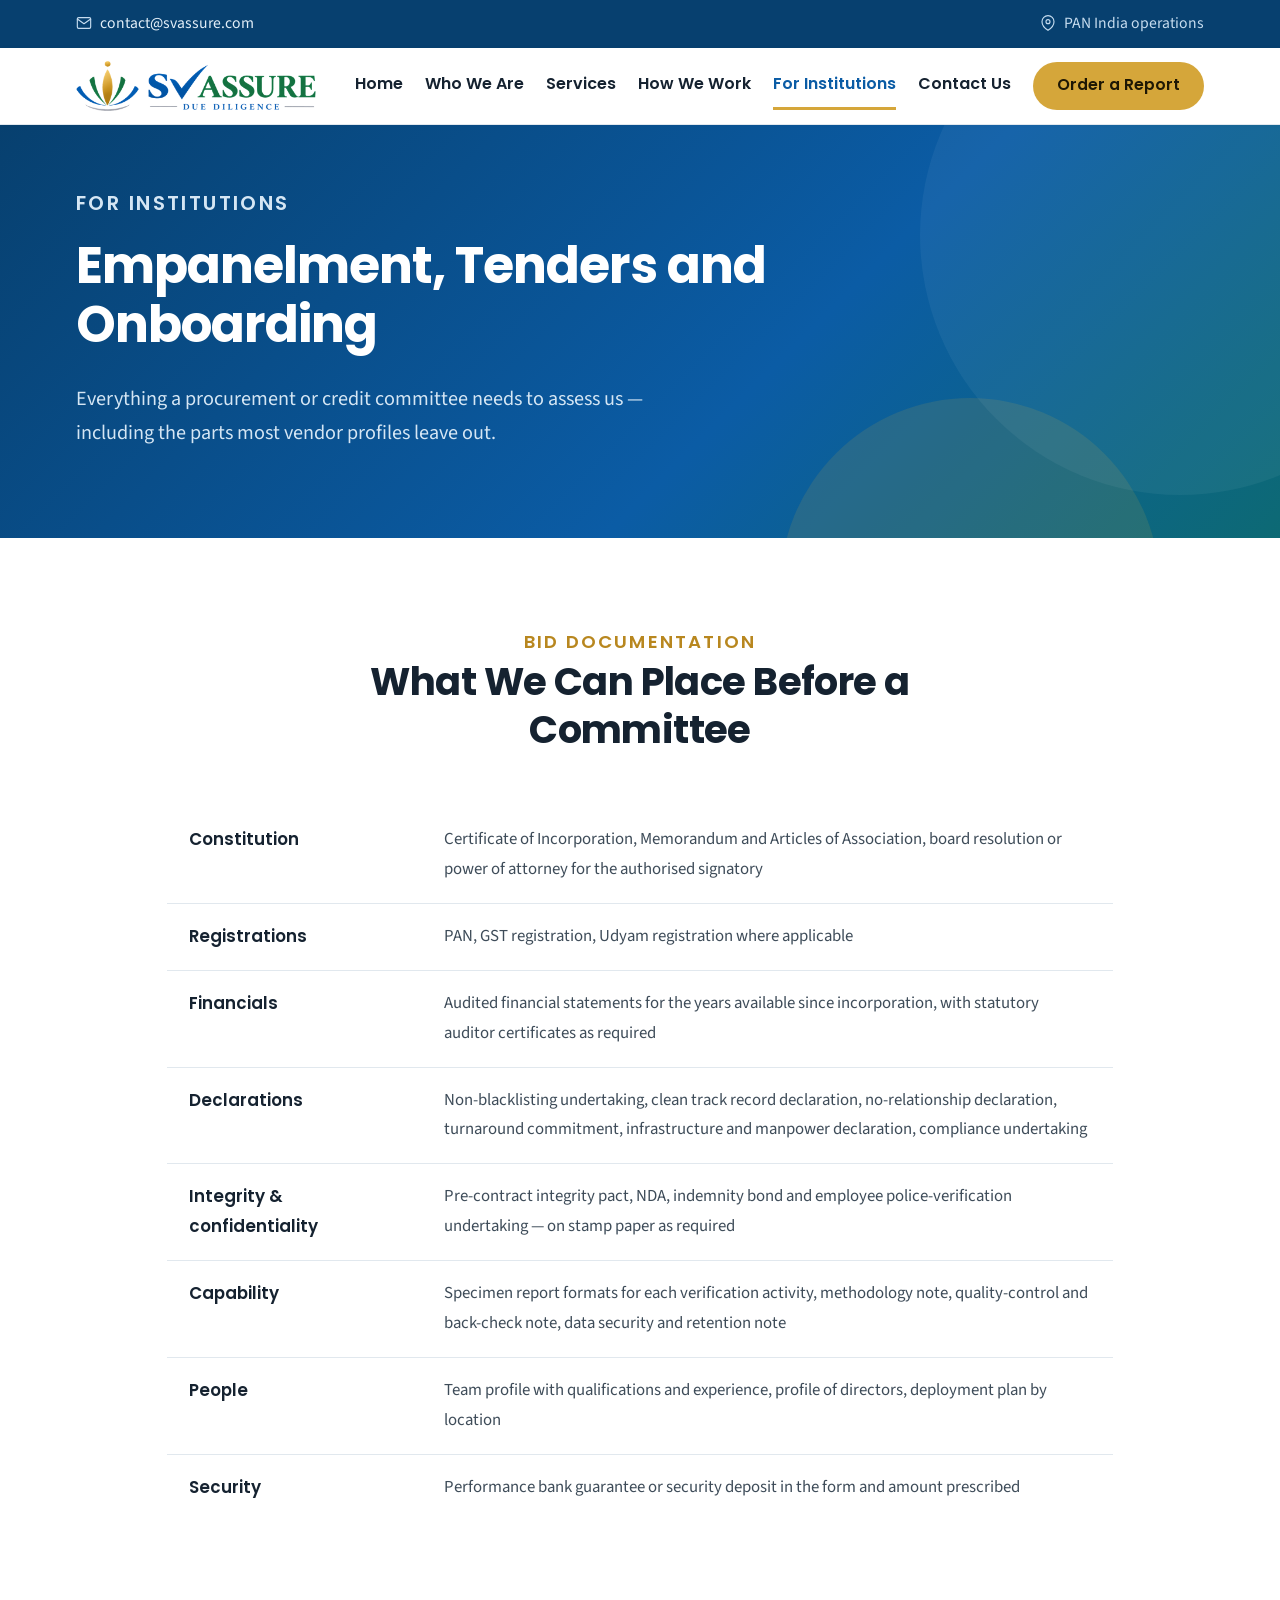
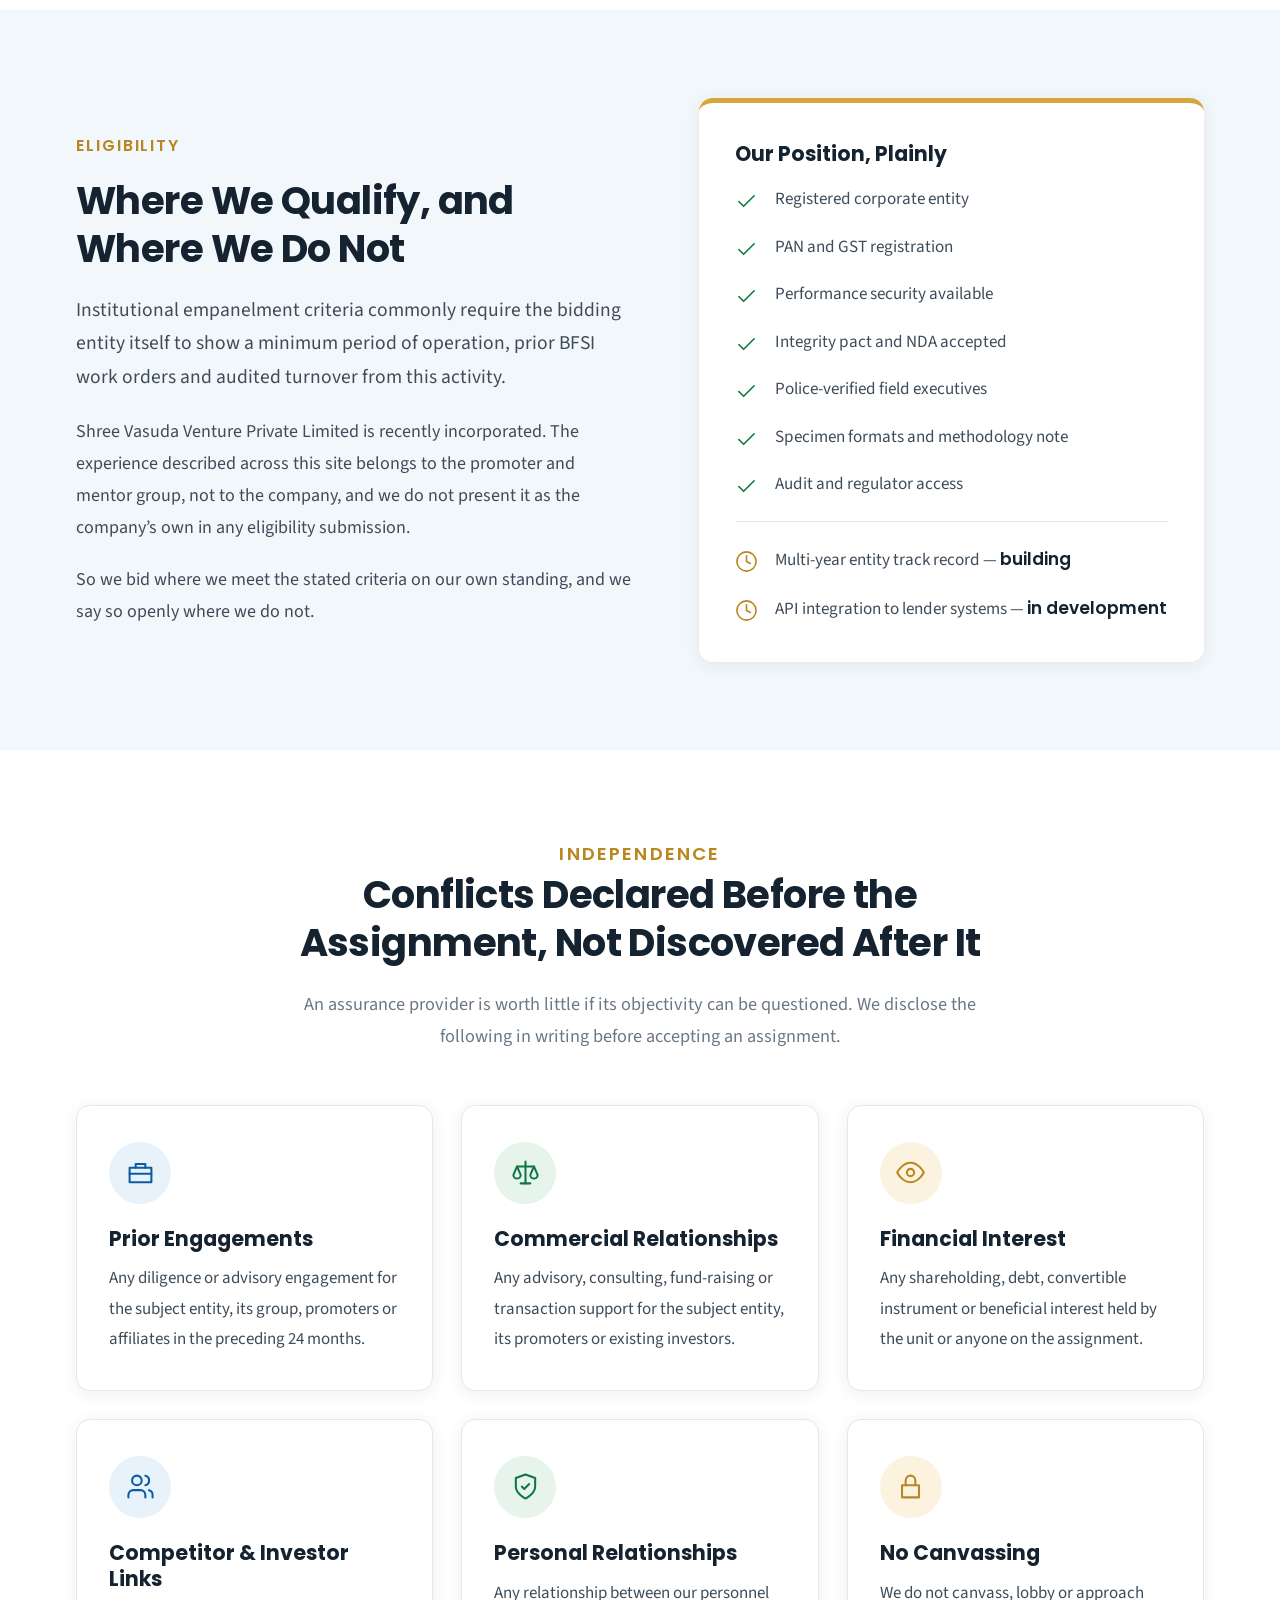
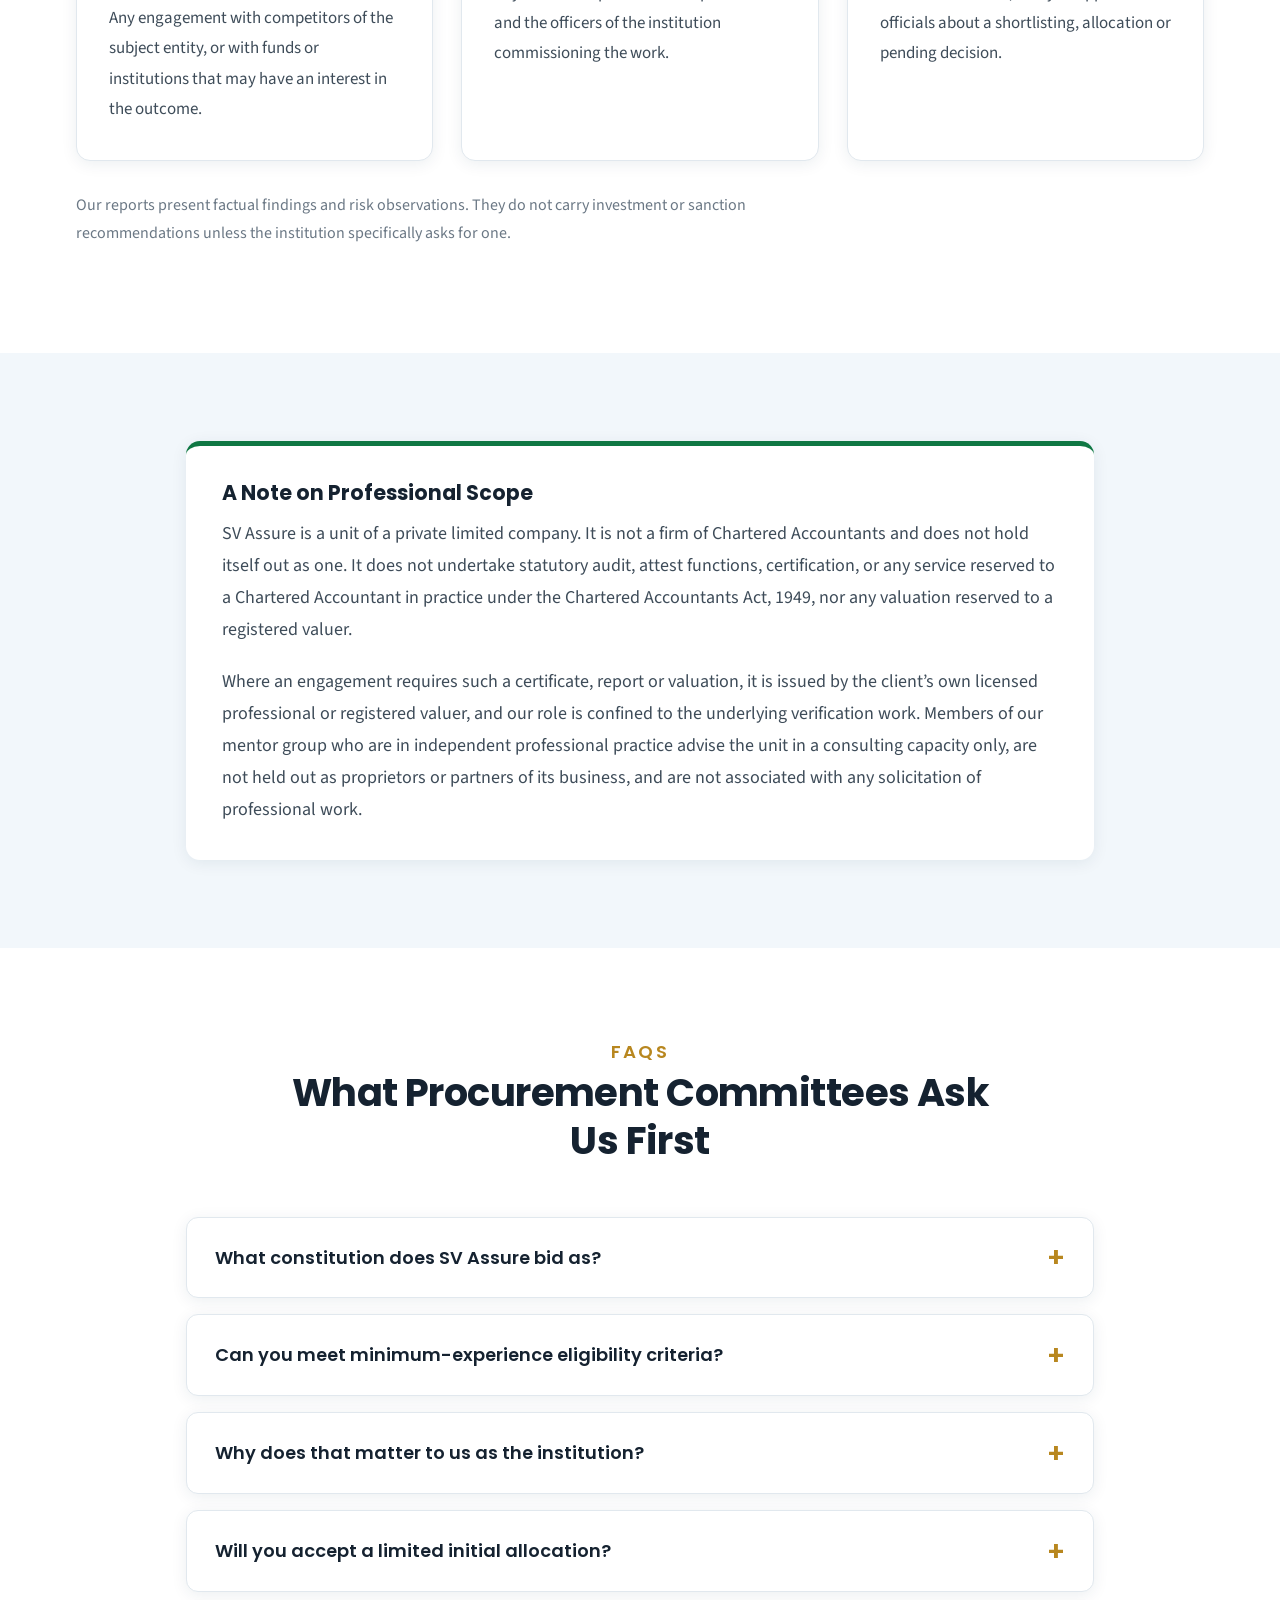
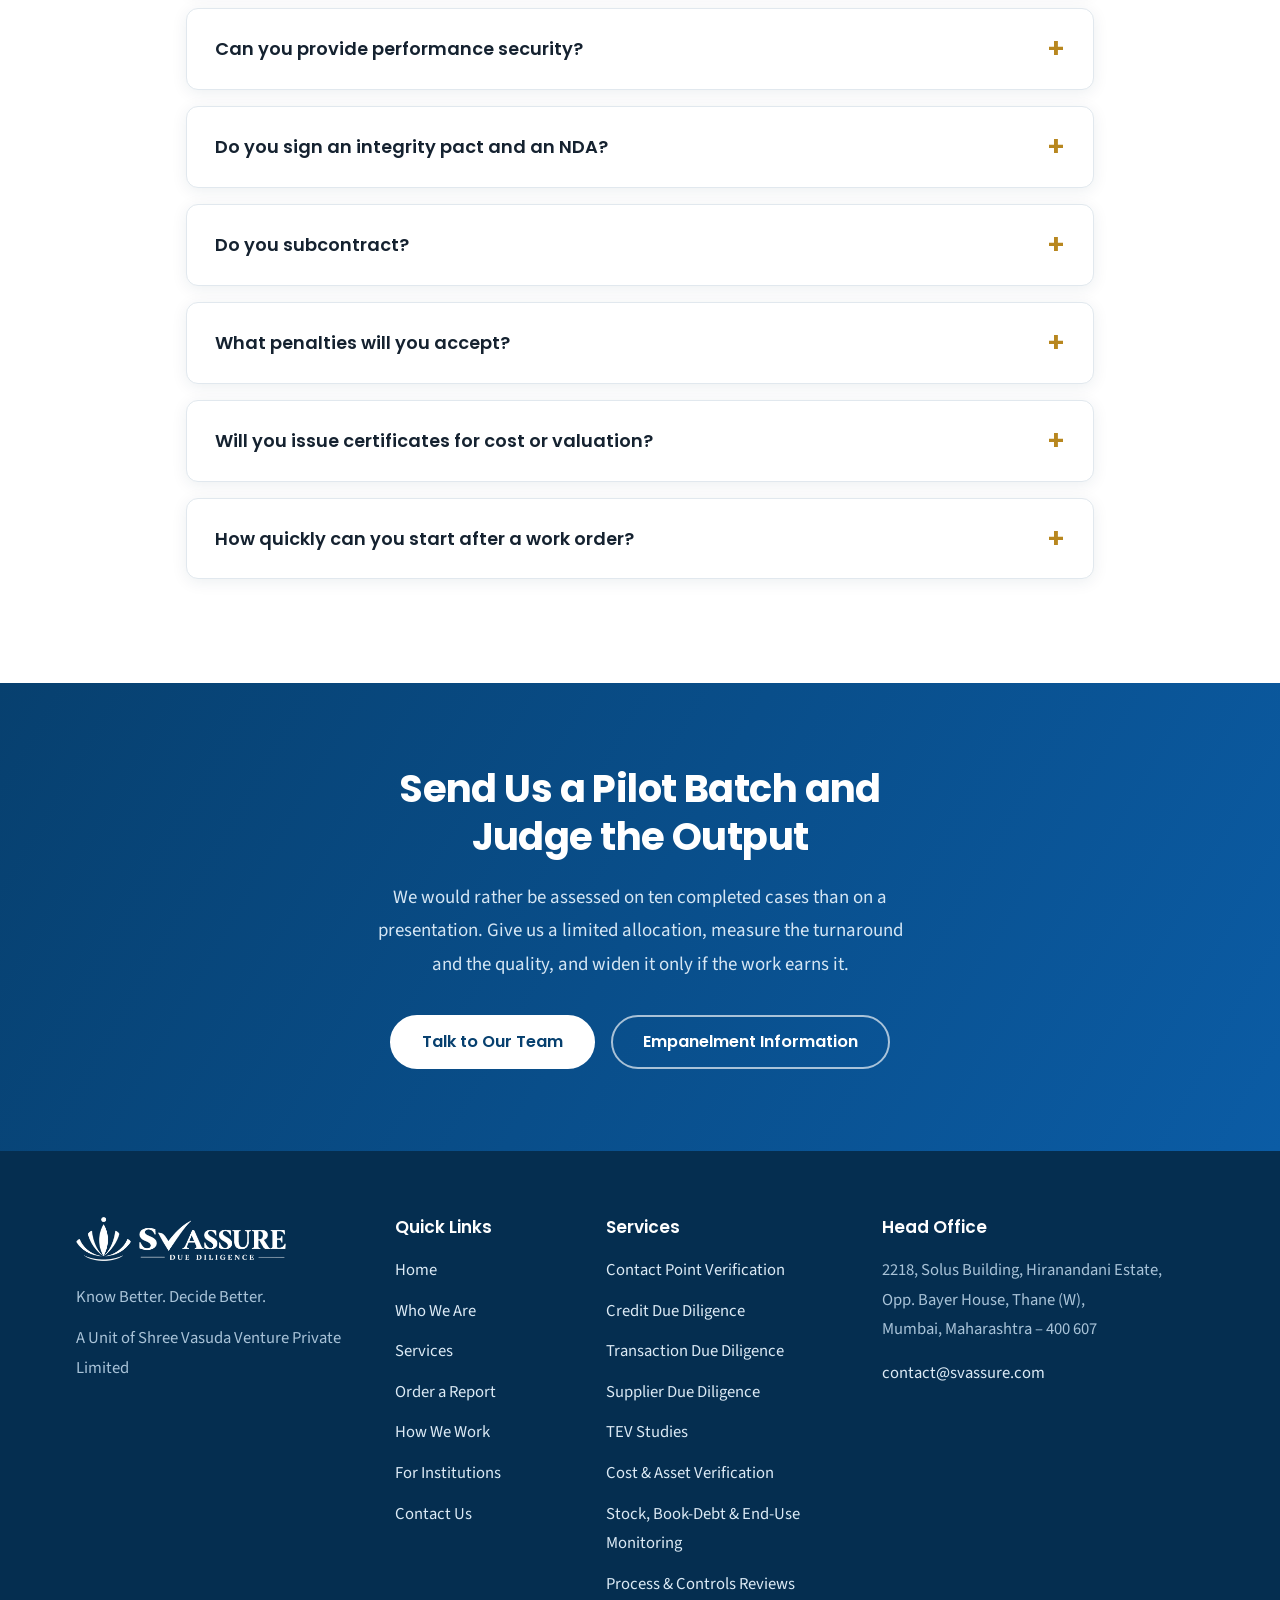
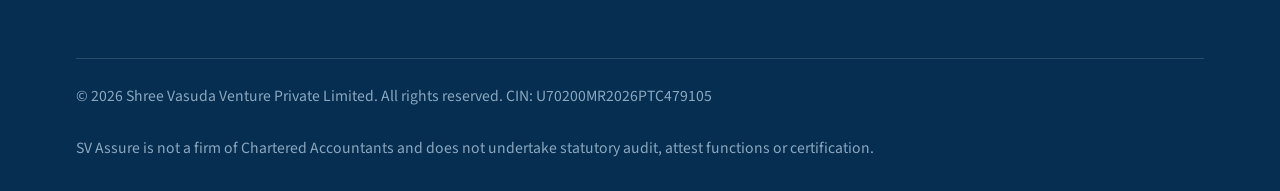
<file: institutions.html>
<!DOCTYPE html>
<html lang="en">
<head>
<meta charset="utf-8">
<meta name="viewport" content="width=device-width,initial-scale=1">
<title>For Institutions | SV Assure</title>
<meta name="description" content="Empanelment, tender and onboarding information for banks, NBFCs and institutions: bid documentation, eligibility position, independence disclosures, scope of services and FAQs from SV Assure.">
<meta property="og:title" content="For Institutions | SV Assure">
<meta property="og:description" content="Empanelment, tender and onboarding information for banks, NBFCs and institutions: bid documentation, eligibility position, independence disclosures, scope of services and FAQs from SV Assure.">
<meta property="og:type" content="website">
<meta name="theme-color" content="#0B5CA5">
<link rel="icon" href="[data-uri]">
<link rel="preconnect" href="https://fonts.googleapis.com">
<link rel="preconnect" href="https://fonts.gstatic.com" crossorigin>
<link href="https://fonts.googleapis.com/css2?family=Poppins:wght@500;600;700&family=Source+Sans+3:wght@400;500;600;700&display=swap" rel="stylesheet">
<style>
:root{
  --blue:#0B5CA5; --blue-d:#07406F; --blue-x:#052E50;
  --green:#0F7743; --gold:#D5A63A; --gold-d:#B8871F;
  --ink:#152230; --body:#3E4C59; --muted:#6B7885;
  --line:#E1E8EE; --wash:#F2F7FB; --white:#fff;
  --head:'Poppins','Segoe UI',system-ui,Arial,sans-serif;
  --sans:'Source Sans 3','Segoe UI',system-ui,-apple-system,Arial,sans-serif;
  --wrap:1180px;
  --sh:0 3px 16px rgba(12,45,80,.08);
  --sh2:0 12px 34px rgba(12,45,80,.14);
}
*{box-sizing:border-box}
html{scroll-behavior:smooth;scroll-padding-top:96px}
body{margin:0;background:#fff;color:var(--body);font-family:var(--sans);font-size:18px;
  line-height:1.78;-webkit-font-smoothing:antialiased}
img{max-width:100%;display:block}
a{color:var(--blue);text-decoration:none}
a:hover{text-decoration:underline}
:focus-visible{outline:3px solid var(--gold);outline-offset:2px}
.wrap{max-width:var(--wrap);margin:0 auto;padding:0 26px}

h1,h2,h3,h4,h5{font-family:var(--head);color:var(--ink);margin:0 0 .55em;line-height:1.25;font-weight:700}
h1{font-size:clamp(2.15rem,4.2vw,3.15rem);letter-spacing:-.02em;line-height:1.16}
h2{font-size:clamp(1.8rem,3.1vw,2.4rem);letter-spacing:-.015em}
h3{font-size:1.28rem}
h4{font-size:1.1rem}
p{margin:0 0 1.1em}
.lead{font-size:1.22rem;line-height:1.72}
.muted{color:var(--muted)}
.small{font-size:1rem}

/* ---- top bar ---- */
.topbar{background:var(--blue-d);color:#C6DCEF;font-size:.98rem}
.topbar-in{max-width:var(--wrap);margin:0 auto;padding:10px 26px;display:flex;gap:28px;
  align-items:center;flex-wrap:wrap}
.topbar a{color:#E2EEF8}.topbar a:hover{color:#fff}
.topbar svg{width:16px;height:16px;display:inline-block;vertical-align:-3px;margin-right:8px}
.topbar .r{margin-left:auto}

/* ---- header ---- */
header.site{position:sticky;top:0;z-index:70;background:#fff;border-bottom:1px solid var(--line);
  box-shadow:0 1px 5px rgba(0,0,0,.05)}
.head-in{max-width:var(--wrap);margin:0 auto;padding:13px 26px;display:flex;align-items:center;gap:26px}
.brand img{width:240px}
.brand:hover{text-decoration:none}
nav.main{margin-left:auto;display:flex;align-items:center;gap:22px}
nav.main a{font-family:var(--head);font-weight:600;font-size:1rem;color:var(--ink);padding:8px 0;
  border-bottom:3px solid transparent}
nav.main a:hover{text-decoration:none;color:var(--blue)}
nav.main a.on{color:var(--blue);border-bottom-color:var(--gold)}
.btn{display:inline-block;font-family:var(--head);font-weight:600;font-size:1.02rem;padding:14px 30px;
  border-radius:40px;border:2px solid var(--blue);background:var(--blue);color:#fff;cursor:pointer;
  transition:.18s;text-align:center;line-height:1.3}
.btn:hover{background:var(--blue-d);border-color:var(--blue-d);color:#fff;text-decoration:none}
.btn-gold{background:var(--gold);border-color:var(--gold);color:#1E1704}
.btn-gold:hover{background:var(--gold-d);border-color:var(--gold-d);color:#fff}
.btn-outline{background:transparent;color:var(--blue);border-color:var(--blue)}
.btn-outline:hover{background:var(--blue);color:#fff}
.btn-white{background:#fff;border-color:#fff;color:var(--blue-d)}
.btn-white:hover{background:#E8F1F8;border-color:#E8F1F8;color:var(--blue-d)}
.btn-gw{background:transparent;border-color:rgba(255,255,255,.65);color:#fff}
.btn-gw:hover{background:rgba(255,255,255,.14);border-color:#fff;color:#fff}
nav.main .btn{padding:11px 22px;font-size:.98rem;color:#fff}
.burger{display:none;margin-left:auto;background:none;border:2px solid var(--line);border-radius:6px;
  padding:9px 13px;cursor:pointer;color:var(--blue);font-size:1.25rem;line-height:1}

/* ---- hero ---- */
.hero{background:linear-gradient(135deg,#07406F 0%,#0B5CA5 60%,#0F7743 140%);color:#fff;
  padding:84px 0 88px;position:relative;overflow:hidden}
.hero::after{content:'';position:absolute;right:-160px;top:-150px;width:520px;height:520px;
  border-radius:50%;background:rgba(255,255,255,.05)}
.hero::before{content:'';position:absolute;right:120px;bottom:-240px;width:380px;height:380px;
  border-radius:50%;background:rgba(213,166,58,.13)}
.hero .wrap{position:relative;z-index:2}
.hero-grid{display:grid;grid-template-columns:1.35fr .65fr;gap:56px;align-items:center}
.eyebrow{font-family:var(--head);font-weight:600;font-size:1rem;letter-spacing:.12em;
  text-transform:uppercase;color:var(--gold);margin:0 0 16px}
.hero h1{color:#fff;max-width:17ch}
.hero p{color:#D5E6F4;font-size:1.26rem;line-height:1.68;max-width:58ch}
.hero-btns{display:flex;gap:16px;flex-wrap:wrap;margin-top:34px}
.hero-chips{display:flex;gap:12px;flex-wrap:wrap;margin-top:42px;padding-top:30px;
  border-top:1px solid rgba(255,255,255,.22)}
.hero-chips span{font-family:var(--head);font-weight:500;font-size:1rem;color:#fff;
  background:rgba(255,255,255,.13);border-radius:30px;padding:9px 20px}
.hero-mark img{width:100%;max-width:210px;margin:0 auto;opacity:.92}

/* ---- sections ---- */
section{padding:88px 0}
.wash{background:var(--wash)}
.dark{background:var(--blue-d);color:#CFE2F1}
.dark h2,.dark h3{color:#fff}
.sec-head{max-width:720px;margin:0 0 52px}
.sec-head.c{margin-left:auto;margin-right:auto;text-align:center}
.sec-head .eyebrow{color:var(--gold-d)}
.dark .sec-head .eyebrow{color:var(--gold)}
.sec-head p{font-size:1.14rem;color:var(--muted);margin:0}
.dark .sec-head p{color:#BBD3E6}

/* ---- cards ---- */
.grid{display:grid;gap:28px}
.g2{grid-template-columns:repeat(2,1fr)}
.g3{grid-template-columns:repeat(3,1fr)}
.card{background:#fff;border:1px solid var(--line);border-radius:14px;padding:36px 32px;
  box-shadow:var(--sh);transition:.22s;position:relative}
.card:hover{box-shadow:var(--sh2);transform:translateY(-4px);border-color:#CFE0EE}
.card .ico{width:62px;height:62px;border-radius:50%;background:#E8F2FA;display:flex;
  align-items:center;justify-content:center;margin-bottom:22px;color:var(--blue)}
.card .ico svg{width:29px;height:29px}
.card.gold .ico{background:#FBF3E0;color:var(--gold-d)}
.card.green .ico{background:#E6F4EC;color:var(--green)}
.card h3{margin-bottom:12px}
.card .no ~ h3{padding-right:52px}
.card p{margin:0;font-size:1.06rem}
.card ul{margin:14px 0 0;padding-left:22px;font-size:1.04rem}
.card li{margin-bottom:7px}
.card .more{display:inline-block;margin-top:18px;font-family:var(--head);font-weight:600;font-size:1rem}
.card .no{position:absolute;top:26px;right:30px;font-family:var(--head);font-weight:700;
  font-size:1.5rem;color:#E7EEF5}

/* ---- split ---- */
.split{display:grid;grid-template-columns:1.05fr .95fr;gap:64px;align-items:center}
.panel{background:#fff;border-radius:14px;padding:38px 36px;box-shadow:var(--sh);
  border-top:5px solid var(--gold)}
.panel h3{margin-bottom:18px}
.ticks{list-style:none;margin:0;padding:0}
.ticks li{position:relative;padding-left:40px;margin-bottom:17px;font-size:1.07rem}
.ticks li:last-child{margin-bottom:0}
.ticks li svg{position:absolute;left:0;top:6px;width:23px;height:23px;color:var(--green)}
.ticks b{color:var(--ink);font-family:var(--head);font-weight:600}

/* ---- stats ---- */
.stats{display:grid;grid-template-columns:repeat(4,1fr);gap:34px;text-align:center}
.stats b{display:block;font-family:var(--head);font-size:2.3rem;color:#fff;line-height:1.15;margin-bottom:6px}
.stats span{font-size:1.05rem;color:#BBD3E6}

/* ---- steps ---- */
.steps{display:grid;grid-template-columns:repeat(4,1fr);gap:28px}
.step{background:#fff;border-radius:14px;padding:34px 28px;box-shadow:var(--sh);border:1px solid var(--line)}
.step .n{width:52px;height:52px;border-radius:50%;background:var(--blue);color:#fff;
  font-family:var(--head);font-weight:700;font-size:1.2rem;display:flex;align-items:center;
  justify-content:center;margin-bottom:20px}
.step h4{margin-bottom:10px}
.step p{margin:0;font-size:1.04rem}

/* ---- chips ---- */
.chips{display:flex;flex-wrap:wrap;gap:12px;justify-content:center}
.chips span{background:#fff;border:1px solid var(--line);border-radius:30px;padding:11px 22px;
  font-family:var(--head);font-weight:500;font-size:1.02rem;color:var(--ink);box-shadow:var(--sh)}

/* ---- team ---- */
.team{display:grid;grid-template-columns:repeat(3,1fr);gap:28px;max-width:1080px;margin:0 auto}
.member{background:#fff;border:1px solid var(--line);border-radius:14px;padding:36px 24px;
  text-align:center;box-shadow:var(--sh)}
.member img{width:164px;height:164px;border-radius:50%;object-fit:cover;margin:0 auto 22px;
  border:6px solid #E8F2FA}
.member h3{margin-bottom:6px;font-size:1.24rem}
.member .role{font-family:var(--head);font-weight:600;color:var(--gold-d);font-size:1.02rem;
  letter-spacing:.05em;text-transform:uppercase;margin:0 0 14px}
.member .deg{font-size:1.08rem;color:var(--body);margin:0;line-height:1.7}
.mentors{background:#fff;border:1px solid var(--line);border-radius:14px;padding:40px;
  max-width:900px;margin:38px auto 0;box-shadow:var(--sh);border-top:5px solid var(--green)}
.mentors h3{margin-bottom:14px}
.mgrid{display:grid;grid-template-columns:repeat(2,1fr);gap:22px 36px;margin-top:26px}
.mgrid div{border-top:2px solid var(--gold);padding-top:15px}
.mgrid b{display:block;font-family:var(--head);color:var(--ink);font-size:1.07rem;margin-bottom:4px}
.mgrid span{font-size:1.03rem;color:var(--muted)}

/* ---- service rows ---- */
.srow{display:grid;grid-template-columns:.85fr 1.15fr;gap:56px;padding:52px 0;
  border-bottom:1px solid var(--line);align-items:start}
.srow:last-child{border-bottom:0}
.srow .ico{width:66px;height:66px;border-radius:50%;background:#E8F2FA;display:flex;
  align-items:center;justify-content:center;margin-bottom:22px;color:var(--blue)}
.srow .ico svg{width:31px;height:31px}
.srow h2{font-size:1.65rem}
.srow p{font-size:1.08rem;margin:0}
.srow ul{margin:0;padding:0;list-style:none;columns:2;column-gap:42px}
.srow ul li{position:relative;padding-left:30px;margin-bottom:13px;font-size:1.05rem;break-inside:avoid}
.srow ul li::before{content:'';position:absolute;left:2px;top:.66em;width:10px;height:10px;
  border-radius:50%;background:var(--gold)}
.srow .note{margin-top:22px;font-size:1.02rem;color:var(--muted);background:var(--wash);
  border-radius:10px;padding:18px 22px}

/* ---- table ---- */
.tbl{width:100%;border-collapse:collapse;font-size:1.05rem;background:#fff;
  border:1px solid var(--line);border-radius:12px;overflow:hidden}
.tbl th{background:var(--blue-d);color:#fff;text-align:left;padding:17px 22px;
  font-family:var(--head);font-weight:600;font-size:1.02rem}
.tbl td{padding:18px 22px;border-bottom:1px solid var(--line);vertical-align:top}
.tbl td:first-child{font-family:var(--head);font-weight:600;color:var(--ink);width:27%}
.tbl tr:last-child td{border-bottom:0}

/* ---- faq ---- */
.faq details{background:#fff;border:1px solid var(--line);border-radius:12px;margin-bottom:16px;
  box-shadow:var(--sh)}
.faq summary{cursor:pointer;font-family:var(--head);font-weight:600;font-size:1.12rem;color:var(--ink);
  list-style:none;display:flex;justify-content:space-between;gap:22px;align-items:center;padding:24px 28px}
.faq summary::-webkit-details-marker{display:none}
.faq summary::after{content:'+';color:var(--gold-d);font-size:1.7rem;line-height:1}
.faq details[open] summary::after{content:'\2013'}
.faq .ans{padding:0 28px 26px;font-size:1.06rem;max-width:84ch}

/* ---- CTA ---- */
.cta{background:linear-gradient(120deg,#07406F,#0B5CA5);color:#fff;text-align:center;padding:82px 0}
.cta h2{color:#fff;max-width:22ch;margin:0 auto .5em}
.cta p{color:#D5E6F4;font-size:1.18rem;max-width:62ch;margin:0 auto 34px}
.cta-btns{display:flex;gap:16px;justify-content:center;flex-wrap:wrap}

/* ---- contact ---- */
.cgrid{display:grid;grid-template-columns:1.12fr .88fr;gap:58px;align-items:start}
.field{margin-bottom:22px}
.field label{display:block;font-family:var(--head);font-weight:600;font-size:1.02rem;color:var(--ink);
  margin-bottom:8px}
.field input,.field select,.field textarea{width:100%;padding:15px 17px;border:2px solid var(--line);
  border-radius:8px;background:#fff;font-family:var(--sans);font-size:1.06rem;color:var(--ink)}
.field input:focus,.field select:focus,.field textarea:focus{border-color:var(--blue);outline:none}
.field textarea{min-height:155px;resize:vertical}
.f2{display:grid;grid-template-columns:1fr 1fr;gap:22px}
.infoblock{background:#fff;border:1px solid var(--line);border-radius:14px;padding:34px 32px;
  margin-bottom:24px;box-shadow:var(--sh)}
.infoblock h3{margin-bottom:22px}
.iline{display:flex;gap:18px;margin-bottom:22px;align-items:flex-start}
.iline:last-child{margin-bottom:0}
.iline svg{width:25px;height:25px;color:var(--blue);flex:none;margin-top:5px}
.iline b{display:block;font-family:var(--head);color:var(--ink);font-size:1.05rem;margin-bottom:2px}
.iline span,.iline a{font-size:1.05rem}
.wa{display:inline-flex;align-items:center;gap:10px;background:#1E9E52;color:#fff;padding:14px 26px;
  border-radius:40px;font-family:var(--head);font-weight:600;font-size:1.02rem}
.wa:hover{background:#177F41;color:#fff;text-decoration:none}

/* ---- footer ---- */
footer.site{background:var(--blue-x);color:#A9C3D8;padding:66px 0 28px;font-size:1.04rem}
footer.site a{color:#DCEAF5}
footer.site a:hover{color:#fff}
.fgrid{display:grid;grid-template-columns:1.3fr .8fr 1.1fr 1.5fr;gap:40px}
.fgrid h5{font-family:var(--head);font-size:1.07rem;color:#fff;margin:0 0 18px;font-weight:600}
.fgrid ul{list-style:none;margin:0;padding:0}
.fgrid li{margin-bottom:11px}
.flogo{width:210px;margin-bottom:22px}
.fbot{border-top:1px solid rgba(255,255,255,.15);margin-top:48px;padding-top:24px;display:flex;
  justify-content:space-between;gap:24px;flex-wrap:wrap;font-size:.98rem;color:#8AA7C0}

.reveal{opacity:0;transform:translateY(18px);transition:opacity .55s ease,transform .55s ease}
.reveal.on{opacity:1;transform:none}
@media (prefers-reduced-motion:reduce){.reveal{opacity:1;transform:none;transition:none}html{scroll-behavior:auto}}

@media(max-width:1040px){
  .team{grid-template-columns:repeat(2,1fr);max-width:720px}
  .hero-grid,.split,.cgrid{grid-template-columns:1fr;gap:44px}
  .hero-mark{display:none}
  .stats,.steps{grid-template-columns:repeat(2,1fr)}
  .srow{grid-template-columns:1fr;gap:26px}
}
@media(max-width:880px){
  .brand img{width:206px}
  .topbar .r{margin-left:0;width:100%}
}
@media(max-width:680px){
  body{font-size:17px}
  section{padding:60px 0}
  .hero{padding:56px 0 60px}
  .g2,.g3,.stats,.steps,.team,.mgrid,.f2{grid-template-columns:1fr}
  .fgrid{grid-template-columns:1fr 1fr}
  .srow ul{columns:1}
  .tbl td:first-child{width:40%}
  .card{padding:30px 26px}
}
@media(max-width:1140px){
  nav.main{position:fixed;inset:0 0 auto 0;background:#fff;flex-direction:column;align-items:stretch;
    gap:0;padding:86px 26px 28px;display:none;box-shadow:0 12px 34px rgba(0,0,0,.16)}
  nav.main.open{display:flex}
  nav.main a{padding:17px 0;border-bottom:1px solid var(--line)}
  nav.main a.on{border-bottom-color:var(--line)}
  nav.main .btn{margin-top:20px}
  .burger{display:block;position:relative;z-index:80}
  .topbar .r{margin-left:0;width:100%}
}

/* ---- SV Assure additions ---- */
.hero-card{background:rgba(255,255,255,.10);border:1px solid rgba(255,255,255,.24);border-radius:14px;padding:32px 30px}
.hero-card h3{color:#fff;font-size:1.2rem;margin-bottom:20px}
.hero-card ul{list-style:none;margin:0;padding:0}
.hero-card li{position:relative;padding-left:36px;margin-bottom:16px;color:#E3EFF9;font-size:1.04rem;line-height:1.55}
.hero-card li:last-child{margin-bottom:0}
.hero-card li svg{position:absolute;left:0;top:3px;width:22px;height:22px;color:var(--gold)}
.hero-card b{color:#fff;font-family:var(--head);font-weight:600}
.steps.s3{grid-template-columns:repeat(3,1fr)}
.step .t{display:inline-block;font-family:var(--head);font-weight:600;font-size:.95rem;color:var(--gold-d);margin:0 0 6px}
.ticks.pending li svg{color:var(--gold-d)}
.callout{background:#fff;border-radius:14px;padding:34px 36px;box-shadow:var(--sh);border-top:5px solid var(--green)}
.callout.gold{border-top-color:var(--gold)}
.callout h3{margin-bottom:12px}
.callout p:last-child{margin-bottom:0}
.tblwrap{overflow-x:auto;border-radius:12px}
.card .bl{list-style:none;padding:0;margin:14px 0 0}
.card .bl li{position:relative;padding-left:24px;margin-bottom:9px;font-size:1.03rem}
.card .bl li::before{content:'';position:absolute;left:2px;top:.68em;width:9px;height:9px;border-radius:50%;background:var(--gold)}
.card.cta-card{background:var(--blue-d);border-color:var(--blue-d);display:flex;flex-direction:column;justify-content:center}
.card.cta-card h3,.card.cta-card p{color:#fff}
.card.cta-card p{color:#CFE2F1;margin-bottom:22px}
.card.cta-card .btn{align-self:flex-start}
.g2s{display:grid;grid-template-columns:repeat(2,1fr);gap:28px}
.note-sm{font-size:1rem;color:var(--muted)}
@media(max-width:1040px){.steps.s3{grid-template-columns:repeat(2,1fr)}}
@media(max-width:680px){.steps.s3,.g2s{grid-template-columns:1fr}}
nav.main .btn:hover{color:#fff;border-bottom-color:var(--blue-d)}

nav.main a{white-space:nowrap}


/* Order a Report button in the header */
nav.main .btn-gold{color:#1E1704}
nav.main .btn-gold:hover{color:#fff}
</style>
<noscript><style>.reveal{opacity:1;transform:none}</style></noscript>
</head>
<body>
<div class="topbar">
  <div class="topbar-in">
    <span><svg viewBox="0 0 24 24" fill="none" stroke="currentColor" stroke-width="1.7" stroke-linecap="round" stroke-linejoin="round" aria-hidden="true"><path d="M4 4h16a2 2 0 0 1 2 2v12a2 2 0 0 1-2 2H4a2 2 0 0 1-2-2V6a2 2 0 0 1 2-2z"/><path d="M22 6l-10 7L2 6"/></svg><a href="mailto:contact@svassure.com">contact@svassure.com</a></span>
    <span class="r"><svg viewBox="0 0 24 24" fill="none" stroke="currentColor" stroke-width="1.7" stroke-linecap="round" stroke-linejoin="round" aria-hidden="true"><path d="M21 10c0 7-9 13-9 13s-9-6-9-13a9 9 0 0 1 18 0z"/><path d="M12 13a3 3 0 1 0 0-6 3 3 0 0 0 0 6z"/></svg>PAN India operations</span>
  </div>
</div>
<header class="site">
  <div class="head-in">
    <a class="brand" href="index.html"><img src="[data-uri]" alt="SV Assure &ndash; Due Diligence"></a>
    <button class="burger" aria-label="Open menu" aria-expanded="false">&#9776;</button>
    <nav class="main"><a href="index.html">Home</a><a href="about.html">Who We Are</a><a href="services.html">Services</a><a href="how-we-work.html">How We Work</a><a href="institutions.html" class="on">For Institutions</a><a href="contact.html">Contact Us</a><a class="btn btn-gold" href="order-report/">Order a Report</a></nav>
  </div>
</header>
<main>

<section class="hero" style="padding:62px 0 66px">
  <div class="wrap">
    <p class="eyebrow">For Institutions</p>
    <h1 style="max-width:22ch">Empanelment, Tenders and Onboarding</h1>
    <p>Everything a procurement or credit committee needs to assess us &mdash; including the parts most vendor profiles leave out.</p>
  </div>
</section>

<section>
  <div class="wrap" style="max-width:1000px">
    <div class="sec-head c reveal"><p class="eyebrow">Bid Documentation</p><h2>What We Can Place Before a Committee</h2></div>
    <div class="reveal tblwrap"><table class="tbl"><tbody><tr><td>Constitution</td><td>Certificate of Incorporation, Memorandum and Articles of Association, board resolution or power of attorney for the authorised signatory</td></tr><tr><td>Registrations</td><td>PAN, GST registration, Udyam registration where applicable</td></tr><tr><td>Financials</td><td>Audited financial statements for the years available since incorporation, with statutory auditor certificates as required</td></tr><tr><td>Declarations</td><td>Non-blacklisting undertaking, clean track record declaration, no-relationship declaration, turnaround commitment, infrastructure and manpower declaration, compliance undertaking</td></tr><tr><td>Integrity &amp; confidentiality</td><td>Pre-contract integrity pact, NDA, indemnity bond and employee police-verification undertaking &mdash; on stamp paper as required</td></tr><tr><td>Capability</td><td>Specimen report formats for each verification activity, methodology note, quality-control and back-check note, data security and retention note</td></tr><tr><td>People</td><td>Team profile with qualifications and experience, profile of directors, deployment plan by location</td></tr><tr><td>Security</td><td>Performance bank guarantee or security deposit in the form and amount prescribed</td></tr></tbody></table></div>
  </div>
</section>

<section class="wash">
  <div class="wrap">
    <div class="split">
      <div class="reveal">
        <p class="eyebrow" style="color:var(--gold-d)">Eligibility</p>
        <h2>Where We Qualify, and Where We Do Not</h2>
        <p class="lead">Institutional empanelment criteria commonly require the bidding entity itself to show a minimum period of operation, prior BFSI work orders and audited turnover from this activity.</p>
        <p>Shree Vasuda Venture Private Limited is recently incorporated. The experience described across this site belongs to the promoter and mentor group, not to the company, and we do not present it as the company&rsquo;s own in any eligibility submission.</p>
        <p style="margin-bottom:0">So we bid where we meet the stated criteria on our own standing, and we say so openly where we do not.</p>
      </div>
      <div class="panel reveal">
        <h3>Our Position, Plainly</h3>
        <ul class="ticks"><li><svg viewBox="0 0 24 24" fill="none" stroke="currentColor" stroke-width="1.7" stroke-linecap="round" stroke-linejoin="round" aria-hidden="true"><path d="M20 6 9 17l-5-5"/></svg>Registered corporate entity</li><li><svg viewBox="0 0 24 24" fill="none" stroke="currentColor" stroke-width="1.7" stroke-linecap="round" stroke-linejoin="round" aria-hidden="true"><path d="M20 6 9 17l-5-5"/></svg>PAN and GST registration</li><li><svg viewBox="0 0 24 24" fill="none" stroke="currentColor" stroke-width="1.7" stroke-linecap="round" stroke-linejoin="round" aria-hidden="true"><path d="M20 6 9 17l-5-5"/></svg>Performance security available</li><li><svg viewBox="0 0 24 24" fill="none" stroke="currentColor" stroke-width="1.7" stroke-linecap="round" stroke-linejoin="round" aria-hidden="true"><path d="M20 6 9 17l-5-5"/></svg>Integrity pact and NDA accepted</li><li><svg viewBox="0 0 24 24" fill="none" stroke="currentColor" stroke-width="1.7" stroke-linecap="round" stroke-linejoin="round" aria-hidden="true"><path d="M20 6 9 17l-5-5"/></svg>Police-verified field executives</li><li><svg viewBox="0 0 24 24" fill="none" stroke="currentColor" stroke-width="1.7" stroke-linecap="round" stroke-linejoin="round" aria-hidden="true"><path d="M20 6 9 17l-5-5"/></svg>Specimen formats and methodology note</li><li><svg viewBox="0 0 24 24" fill="none" stroke="currentColor" stroke-width="1.7" stroke-linecap="round" stroke-linejoin="round" aria-hidden="true"><path d="M20 6 9 17l-5-5"/></svg>Audit and regulator access</li></ul>
        <div style="border-top:1px solid var(--line);margin:22px 0"></div>
        <ul class="ticks pending"><li><svg viewBox="0 0 24 24" fill="none" stroke="currentColor" stroke-width="1.7" stroke-linecap="round" stroke-linejoin="round" aria-hidden="true"><path d="M12 22a10 10 0 1 0 0-20 10 10 0 0 0 0 20z"/><path d="M12 6v6l4 2"/></svg>Multi-year entity track record &mdash; <b>building</b></li><li><svg viewBox="0 0 24 24" fill="none" stroke="currentColor" stroke-width="1.7" stroke-linecap="round" stroke-linejoin="round" aria-hidden="true"><path d="M12 22a10 10 0 1 0 0-20 10 10 0 0 0 0 20z"/><path d="M12 6v6l4 2"/></svg>API integration to lender systems &mdash; <b>in development</b></li></ul>
      </div>
    </div>
  </div>
</section>

<section>
  <div class="wrap">
    <div class="sec-head c reveal"><p class="eyebrow">Independence</p><h2>Conflicts Declared Before the Assignment, Not Discovered After It</h2><p>An assurance provider is worth little if its objectivity can be questioned. We disclose the following in writing before accepting an assignment.</p></div>
    <div class="grid g3 reveal"><div class="card "><div class="ico"><svg viewBox="0 0 24 24" fill="none" stroke="currentColor" stroke-width="1.7" stroke-linecap="round" stroke-linejoin="round" aria-hidden="true"><path d="M3 8h18v12H3z"/><path d="M8 8V5h8v3"/><path d="M3 13h18"/></svg></div><h3>Prior Engagements</h3><p>Any diligence or advisory engagement for the subject entity, its group, promoters or affiliates in the preceding 24 months.</p></div><div class="card green"><div class="ico"><svg viewBox="0 0 24 24" fill="none" stroke="currentColor" stroke-width="1.7" stroke-linecap="round" stroke-linejoin="round" aria-hidden="true"><path d="M12 3v18"/><path d="M5 7h14"/><path d="M5 7l-3 7a3 3 0 0 0 6 0z"/><path d="M19 7l-3 7a3 3 0 0 0 6 0z"/><path d="M8 21h8"/></svg></div><h3>Commercial Relationships</h3><p>Any advisory, consulting, fund-raising or transaction support for the subject entity, its promoters or existing investors.</p></div><div class="card gold"><div class="ico"><svg viewBox="0 0 24 24" fill="none" stroke="currentColor" stroke-width="1.7" stroke-linecap="round" stroke-linejoin="round" aria-hidden="true"><path d="M1 12s4-8 11-8 11 8 11 8-4 8-11 8S1 12 1 12z"/><path d="M12 15a3 3 0 1 0 0-6 3 3 0 0 0 0 6z"/></svg></div><h3>Financial Interest</h3><p>Any shareholding, debt, convertible instrument or beneficial interest held by the unit or anyone on the assignment.</p></div><div class="card "><div class="ico"><svg viewBox="0 0 24 24" fill="none" stroke="currentColor" stroke-width="1.7" stroke-linecap="round" stroke-linejoin="round" aria-hidden="true"><path d="M16 21v-2a4 4 0 0 0-4-4H6a4 4 0 0 0-4 4v2"/><path d="M9 11a4 4 0 1 0 0-8 4 4 0 0 0 0 8z"/><path d="M22 21v-2a4 4 0 0 0-3-3.9"/><path d="M16 3.1a4 4 0 0 1 0 7.8"/></svg></div><h3>Competitor &amp; Investor Links</h3><p>Any engagement with competitors of the subject entity, or with funds or institutions that may have an interest in the outcome.</p></div><div class="card green"><div class="ico"><svg viewBox="0 0 24 24" fill="none" stroke="currentColor" stroke-width="1.7" stroke-linecap="round" stroke-linejoin="round" aria-hidden="true"><path d="M12 22s8-4 8-10V5l-8-3-8 3v7c0 6 8 10 8 10z"/><path d="M9 12l2 2 4-4"/></svg></div><h3>Personal Relationships</h3><p>Any relationship between our personnel and the officers of the institution commissioning the work.</p></div><div class="card gold"><div class="ico"><svg viewBox="0 0 24 24" fill="none" stroke="currentColor" stroke-width="1.7" stroke-linecap="round" stroke-linejoin="round" aria-hidden="true"><path d="M5 11h14v10H5z"/><path d="M8 11V7a4 4 0 0 1 8 0v4"/></svg></div><h3>No Canvassing</h3><p>We do not canvass, lobby or approach officials about a shortlisting, allocation or pending decision.</p></div></div>
    <p class="note-sm reveal" style="margin-top:30px;max-width:84ch">Our reports present factual findings and risk observations. They do not carry investment or sanction recommendations unless the institution specifically asks for one.</p>
  </div>
</section>

<section class="wash">
  <div class="wrap" style="max-width:960px">
    <div class="callout reveal">
      <h3>A Note on Professional Scope</h3>
      <p>SV Assure is a unit of a private limited company. It is not a firm of Chartered Accountants and does not hold itself out as one. It does not undertake statutory audit, attest functions, certification, or any service reserved to a Chartered Accountant in practice under the Chartered Accountants Act, 1949, nor any valuation reserved to a registered valuer.</p>
      <p>Where an engagement requires such a certificate, report or valuation, it is issued by the client&rsquo;s own licensed professional or registered valuer, and our role is confined to the underlying verification work. Members of our mentor group who are in independent professional practice advise the unit in a consulting capacity only, are not held out as proprietors or partners of its business, and are not associated with any solicitation of professional work.</p>
    </div>
  </div>
</section>

<section class="faq" id="faq">
  <div class="wrap" style="max-width:960px">
    <div class="sec-head c reveal"><p class="eyebrow">FAQs</p><h2>What Procurement Committees Ask Us First</h2></div>
    <div class="reveal"><details><summary>What constitution does SV Assure bid as?</summary><div class="ans">SV Assure is a unit of Shree Vasuda Venture Private Limited, an Indian private limited company. Where an RFP permits a company, LLP, partnership firm or proprietorship to bid, we bid as the company, with the Certificate of Incorporation, MOA and AOA, PAN, GST registration and a board resolution or power of attorney for the authorised signatory.</div></details><details><summary>Can you meet minimum-experience eligibility criteria?</summary><div class="ans">That depends entirely on the criterion, and we will tell you plainly before we bid. The company is recently incorporated. The decade of diligence and verification experience described on this site belongs to the promoter and mentor group, not to the company, and we do not present it as the company&rsquo;s own in any eligibility submission. Where a tender requires the bidding entity itself to show a minimum period of operation, prior work orders or audited turnover from this activity, we say openly whether we meet it.</div></details><details><summary>Why does that matter to us as the institution?</summary><div class="ans">Because a credential overstated at the eligibility stage becomes your problem later, not only ours. An agency willing to stretch a claim to clear a gate is an agency whose field reports you should also be reading sceptically.</div></details><details><summary>Will you accept a limited initial allocation?</summary><div class="ans">Yes, and we would recommend it. Start us on a pilot batch in one or two locations, measure the turnaround, the return rate and the quality of the evidence, and widen the allocation only if the work earns it.</div></details><details><summary>Can you provide performance security?</summary><div class="ans">Yes. We can furnish a security deposit, demand draft or bank guarantee in the form and amount the institution prescribes, within the stipulated period from the letter of intent or work order.</div></details><details><summary>Do you sign an integrity pact and an NDA?</summary><div class="ans">Yes &mdash; the pre-contract integrity pact on non-judicial stamp paper as required, a non-disclosure agreement, an indemnity bond and the employee police-verification undertaking. We also accept the audit access, conflict disclosure and data deletion obligations that accompany them.</div></details><details><summary>Do you subcontract?</summary><div class="ans">No, unless the institution has approved it in writing. Where an RFP prohibits consortium arrangements or subcontracting, we bid only for work we can deliver in-house, and we do not form paper arrangements to widen apparent coverage.</div></details><details><summary>What penalties will you accept?</summary><div class="ans">Turnaround-linked liquidated damages and quality-linked penalties are a normal part of this work and we accept them. We price for them at bid stage. Where a penalty is linked to the loan outstanding on a wrong submission, we will agree a shared definition of a &ldquo;wrong submission&rdquo; before signing.</div></details><details><summary>Will you issue certificates for cost or valuation?</summary><div class="ans">No. We perform the verification work. Where a bank, a statute or an authority requires a certificate from a Chartered Accountant or a valuation from a registered valuer, it is issued by your own licensed professional or registered valuer. SV Assure is not a firm of Chartered Accountants and does not undertake attest work.</div></details><details><summary>How quickly can you start after a work order?</summary><div class="ans">Within one month of the letter of intent for a standard panel engagement &mdash; access set-up, format walkthrough, executive deployment and a documented workflow with checklists and review points, followed by a parallel or pilot cycle before full allocation.</div></details></div>
  </div>
</section>

<section class="cta">
  <div class="wrap">
    <h2>Send Us a Pilot Batch and Judge the Output</h2>
    <p>We would rather be assessed on ten completed cases than on a presentation. Give us a limited allocation, measure the turnaround and the quality, and widen it only if the work earns it.</p>
    <div class="cta-btns">
      <a class="btn btn-white" href="contact.html">Talk to Our Team</a>
      <a class="btn btn-gw" href="institutions.html">Empanelment Information</a>
    </div>
  </div>
</section>

</main>
<footer class="site">
  <div class="wrap">
    <div class="fgrid">
      <div>
        <img class="flogo" src="[data-uri]" alt="SV Assure">
        <p style="margin:0 0 12px">Know Better. Decide Better.</p>
        <p style="margin:0">A Unit of Shree Vasuda Venture Private Limited</p>
      </div>
      <div>
        <h5>Quick Links</h5>
        <ul>
          <li><a href="index.html">Home</a></li>
          <li><a href="about.html">Who We Are</a></li>
          <li><a href="services.html">Services</a></li>
          <li><a href="order-report/">Order a Report</a></li>
          <li><a href="how-we-work.html">How We Work</a></li>
          <li><a href="institutions.html">For Institutions</a></li>
          <li><a href="contact.html">Contact Us</a></li>
        </ul>
      </div>
      <div>
        <h5>Services</h5>
        <ul>
          <li><a href="services.html#cpv">Contact Point Verification</a></li>
          <li><a href="services.html#credit">Credit Due Diligence</a></li>
          <li><a href="services.html#transaction">Transaction Due Diligence</a></li>
          <li><a href="services.html#supplier">Supplier Due Diligence</a></li>
          <li><a href="services.html#tev">TEV Studies</a></li>
          <li><a href="services.html#cost">Cost &amp; Asset Verification</a></li>
          <li><a href="services.html#stock">Stock, Book-Debt &amp; End-Use Monitoring</a></li>
          <li><a href="services.html#process">Process &amp; Controls Reviews</a></li>
        </ul>
      </div>
      <div>
        <h5>Head Office</h5>
        <p style="margin:0 0 14px">2218, Solus Building, Hiranandani Estate,<br>Opp. Bayer House, Thane (W),<br>Mumbai, Maharashtra &ndash; 400 607</p>
        <p style="margin:0"><a href="mailto:contact@svassure.com">contact@svassure.com</a></p>
      </div>
    </div>
    <div class="fbot">
      <span>&copy; <span id="yr">2026</span> Shree Vasuda Venture Private Limited. All rights reserved. CIN: U70200MR2026PTC479105</span>
      <span>SV Assure is not a firm of Chartered Accountants and does not undertake statutory audit, attest functions or certification.</span>
    </div>
  </div>
</footer>
<script>
(function(){
  var b=document.querySelector('.burger'), n=document.querySelector('nav.main');
  if(b){b.addEventListener('click',function(){
    var o=n.classList.toggle('open'); b.setAttribute('aria-expanded',o?'true':'false');
    b.innerHTML=o?'&#10005;':'&#9776;';});}
  var io=new IntersectionObserver(function(es){es.forEach(function(e){
    if(e.isIntersecting){e.target.classList.add('on');io.unobserve(e.target);}});},
    {threshold:.05,rootMargin:'0px 0px -30px 0px'});
  document.querySelectorAll('.reveal').forEach(function(el){io.observe(el);});
  var y=document.getElementById('yr'); if(y){y.textContent=new Date().getFullYear();}
  var f=document.getElementById('enquiry');
  if(f){f.addEventListener('submit',function(ev){
    ev.preventDefault();
    var g=function(i){var e=document.getElementById(i);return e?e.value.trim():'';};
    var body=['Name: '+g('f-name'),'Institution / company: '+g('f-company'),'Designation: '+g('f-desig'),
              'Email: '+g('f-email'),'Phone: '+g('f-phone'),'Requirement: '+g('f-service'),
              'Locations: '+g('f-loc'),'','Message:',g('f-msg')].join('\n');
    window.location.href='mailto:contact@svassure.com?subject='+
      encodeURIComponent('Website enquiry - '+(g('f-company')||g('f-name')||'new enquiry'))+
      '&body='+encodeURIComponent(body);
    var s=document.getElementById('f-status');
    if(s){s.textContent='Your email application should now open with the message ready to send. If nothing happens, please write to us directly at contact@svassure.com.';}
  });}
})();
</script>
</body>
</html>
</file>
<file: order-report/portal.css>
/* SV Assure report portal — shares the look of the main website (same colours, fonts, header, footer). */
:root{
  --blue:#0B5CA5; --blue-d:#07406F; --blue-x:#052E50;
  --green:#0F7743; --gold:#D5A63A; --gold-d:#B8871F;
  --ink:#152230; --body:#3E4C59; --muted:#6B7885;
  --line:#E1E8EE; --wash:#F2F7FB; --white:#fff; --danger:#B3261E;
  --head:'Poppins','Segoe UI',system-ui,Arial,sans-serif;
  --sans:'Source Sans 3','Segoe UI',system-ui,-apple-system,Arial,sans-serif;
  --wrap:1180px;
  --sh:0 3px 16px rgba(12,45,80,.08);
  --sh2:0 12px 34px rgba(12,45,80,.14);
}
*{box-sizing:border-box}
html{scroll-behavior:smooth;scroll-padding-top:96px}
body{margin:0;background:#fff;color:var(--body);font-family:var(--sans);font-size:18px;line-height:1.7;-webkit-font-smoothing:antialiased}
img{max-width:100%;display:block}
a{color:var(--blue);text-decoration:none}
a:hover{text-decoration:underline}
:focus-visible{outline:3px solid var(--gold);outline-offset:2px}
.wrap{max-width:var(--wrap);margin:0 auto;padding:0 26px}
h1,h2,h3,h4{font-family:var(--head);color:var(--ink);margin:0 0 .55em;line-height:1.25;font-weight:700}
h1{font-size:clamp(2rem,4vw,2.9rem);letter-spacing:-.02em;line-height:1.16}
h2{font-size:clamp(1.55rem,2.8vw,2.1rem);letter-spacing:-.015em}
h3{font-size:1.2rem}
p{margin:0 0 1.05em}
.muted{color:var(--muted)}
.sr-only{position:absolute;width:1px;height:1px;overflow:hidden;clip:rect(0 0 0 0);white-space:nowrap}

/* top bar + header (identical to the main site) */
.topbar{background:var(--blue-d);color:#C6DCEF;font-size:.98rem}
.topbar-in{max-width:var(--wrap);margin:0 auto;padding:10px 26px;display:flex;gap:28px;align-items:center;flex-wrap:wrap}
.topbar a{color:#E2EEF8}.topbar a:hover{color:#fff}
.topbar svg{width:16px;height:16px;display:inline-block;vertical-align:-3px;margin-right:8px}
.topbar .r{margin-left:auto}
header.site{position:sticky;top:0;z-index:70;background:#fff;border-bottom:1px solid var(--line);box-shadow:0 1px 5px rgba(0,0,0,.05)}
.head-in{max-width:var(--wrap);margin:0 auto;padding:13px 26px;display:flex;align-items:center;gap:26px}
.brand img{width:222px}
.brand:hover{text-decoration:none}
nav.main{margin-left:auto;display:flex;align-items:center;gap:22px}
nav.main a{white-space:nowrap;font-family:var(--head);font-weight:600;font-size:1rem;color:var(--ink);padding:8px 0;border-bottom:3px solid transparent}
nav.main a:hover{text-decoration:none;color:var(--blue)}
nav.main a.on{color:var(--blue);border-bottom-color:var(--gold)}
.btn{display:inline-block;font-family:var(--head);font-weight:600;font-size:1.02rem;padding:14px 30px;border-radius:40px;border:2px solid var(--blue);background:var(--blue);color:#fff;cursor:pointer;transition:.18s;text-align:center;line-height:1.3}
.btn:hover{background:var(--blue-d);border-color:var(--blue-d);color:#fff;text-decoration:none}
.btn[disabled]{opacity:.6;cursor:wait}
.btn-gold{background:var(--gold);border-color:var(--gold);color:#1E1704}
.btn-gold:hover{background:var(--gold-d);border-color:var(--gold-d);color:#fff}
.btn-outline{background:transparent;color:var(--blue);border-color:var(--blue)}
.btn-outline:hover{background:var(--blue);color:#fff}
.btn-wa{background:#1E9E52;border-color:#1E9E52;color:#fff}
.btn-wa:hover{background:#177F41;border-color:#177F41}
.btn-sm{padding:9px 18px;font-size:.92rem}
nav.main .btn{padding:11px 22px;font-size:.98rem;color:#fff}
nav.main .btn-gold{color:#1E1704}
nav.main .btn-gold:hover{color:#fff}
.burger{display:none;margin-left:auto;background:none;border:2px solid var(--line);border-radius:6px;padding:9px 13px;cursor:pointer;color:var(--blue);font-size:1.25rem;line-height:1}

/* hero */
.hero{background:linear-gradient(135deg,#07406F 0%,#0B5CA5 60%,#0F7743 140%);color:#fff;padding:56px 0 60px;position:relative;overflow:hidden}
.hero::after{content:'';position:absolute;right:-160px;top:-150px;width:480px;height:480px;border-radius:50%;background:rgba(255,255,255,.05)}
.hero::before{content:'';position:absolute;right:120px;bottom:-240px;width:340px;height:340px;border-radius:50%;background:rgba(213,166,58,.13)}
.hero .wrap{position:relative;z-index:2}
.hero-grid{display:grid;grid-template-columns:1.3fr .7fr;gap:48px;align-items:center}
.eyebrow{font-family:var(--head);font-weight:600;font-size:.95rem;letter-spacing:.12em;text-transform:uppercase;color:var(--gold);margin:0 0 14px}
.hero h1{color:#fff}
.hero p{color:#D5E6F4;font-size:1.2rem;line-height:1.65;max-width:60ch;margin:0}
.hero-card{background:rgba(255,255,255,.10);border:1px solid rgba(255,255,255,.24);border-radius:14px;padding:26px 26px}
.hero-card h3{color:#fff;font-size:1.05rem;margin-bottom:14px}
.hero-card ul{list-style:none;margin:0;padding:0}
.hero-card li{position:relative;padding-left:30px;margin-bottom:10px;color:#E3EFF9;font-size:1rem;line-height:1.5}
.hero-card li:last-child{margin-bottom:0}
.hero-card li::before{content:'';position:absolute;left:0;top:6px;width:16px;height:9px;border-left:3px solid var(--gold);border-bottom:3px solid var(--gold);transform:rotate(-45deg) scale(.8)}

/* sections */
section{padding:64px 0}
section.tight{padding:48px 0}
.wash{background:var(--wash)}
.sec-head{max-width:720px;margin:0 0 34px}
.sec-head .eyebrow{color:var(--gold-d)}
.sec-head p{font-size:1.1rem;color:var(--muted);margin:0}

/* three ways to order */
.choices{display:grid;grid-template-columns:repeat(3,1fr);gap:24px}
.choice{background:#fff;border:1px solid var(--line);border-radius:14px;padding:30px 28px;box-shadow:var(--sh);display:flex;flex-direction:column;position:relative;transition:.2s}
.choice:hover{box-shadow:var(--sh2);transform:translateY(-3px);border-color:#CFE0EE}
.choice.main{border-top:5px solid var(--gold)}
.choice .ico{width:54px;height:54px;border-radius:50%;background:#E8F2FA;color:var(--blue);display:flex;align-items:center;justify-content:center;margin-bottom:16px}
.choice.main .ico{background:#FBF3E0;color:var(--gold-d)}
.choice.wa .ico{background:#E6F4EC;color:var(--green)}
.choice .ico svg{width:26px;height:26px}
.choice h3{margin-bottom:8px}
.choice p{font-size:1.02rem;margin-bottom:18px}
.choice .go{margin-top:auto}
.qr-row{display:flex;gap:18px;align-items:center;margin:2px 0 18px}
.qr-row img{width:112px;height:112px;border:1px solid var(--line);border-radius:10px;padding:5px;background:#fff;flex:0 0 112px}
.qr-row span{font-size:.93rem;line-height:1.45;color:var(--muted)}

/* form + side panel */
.form-layout{display:grid;grid-template-columns:minmax(0,1.7fr) minmax(300px,.8fr);gap:30px;align-items:start}
.card{background:#fff;border:1px solid var(--line);border-radius:14px;box-shadow:var(--sh);padding:34px 34px}
.card-head{display:flex;gap:16px;align-items:center;margin-bottom:6px}
.card-head .n{width:46px;height:46px;border-radius:50%;background:var(--blue);color:#fff;font-family:var(--head);font-weight:700;font-size:1.15rem;display:flex;align-items:center;justify-content:center;flex:0 0 46px}
.card-head h2{margin:0;font-size:1.55rem}
.card-head p{margin:0;font-size:.98rem;color:var(--muted)}
.group{margin-top:28px}
.group h3{font-size:1.02rem;text-transform:uppercase;letter-spacing:.08em;color:var(--blue);margin:0 0 14px;padding-bottom:10px;border-bottom:2px solid var(--line)}
.fields{display:grid;grid-template-columns:repeat(2,minmax(0,1fr));gap:0 18px}
.fields .full{grid-column:1/-1}
label.f{display:block;font-family:var(--head);font-weight:600;font-size:.92rem;color:var(--ink);margin-bottom:16px}
label.f>input,label.f>select,label.f>textarea{display:block;margin-top:6px;font-weight:400}
label.f .req{color:var(--danger)}
label.f .opt{font-family:var(--sans);font-weight:400;color:var(--muted)}
input,select,textarea{font:inherit;font-family:var(--sans);font-size:1.02rem;font-weight:400;color:var(--ink);padding:12px 14px;border:1.5px solid #C9D6E2;border-radius:10px;background:#fff;width:100%;min-width:0;transition:border-color .15s,box-shadow .15s}
input:hover,select:hover,textarea:hover{border-color:#9FB6CC}
input:focus,select:focus,textarea:focus{outline:none;border-color:var(--blue);box-shadow:0 0 0 4px rgba(11,92,165,.15)}
textarea{resize:vertical}
.hp{position:absolute!important;left:-9999px!important;width:1px;height:1px;opacity:0}
.confirm-box{margin-top:24px;padding:16px 18px;background:var(--wash);border:1px solid var(--line);border-radius:10px}
.tick{display:flex;gap:11px;align-items:flex-start;font-size:.86rem;line-height:1.5;color:var(--body);margin:0 0 10px;font-family:var(--sans);font-weight:400}
.tick:last-child{margin-bottom:0}
.tick input{width:18px;height:18px;margin-top:2px;flex:0 0 18px;accent-color:var(--blue)}
.form-message{min-height:1.4em;margin:16px 0 0;font-size:1rem}
.form-message.error{color:var(--danger);font-weight:600}
.form-message.ok{color:var(--green);font-weight:600}
.submit-row{display:flex;gap:16px;align-items:center;flex-wrap:wrap;margin-top:14px}
.subtext{font-size:.92rem;color:var(--muted)}
.cf-turnstile{margin-top:18px}
.success{text-align:center;padding:34px 10px}
.success .tickmark{width:70px;height:70px;border-radius:50%;background:#E6F4EC;color:var(--green);display:flex;align-items:center;justify-content:center;font-size:2.2rem;margin:0 auto 16px}
.success strong.ref{display:inline-block;font-family:var(--head);font-size:1.7rem;color:var(--blue-d);background:var(--wash);border:2px dashed #9FB6CC;border-radius:10px;padding:8px 22px;margin:6px 0 16px;letter-spacing:.04em}

.side .card{padding:28px 26px}
.side h3{margin-bottom:14px}
.flow{list-style:none;margin:0 0 4px;padding:0;counter-reset:s}
.flow li{position:relative;padding:0 0 16px 46px;font-size:1rem;line-height:1.5}
.flow li::before{counter-increment:s;content:counter(s);position:absolute;left:0;top:0;width:32px;height:32px;border-radius:50%;background:var(--blue);color:#fff;font-family:var(--head);font-weight:700;font-size:.95rem;display:flex;align-items:center;justify-content:center}
.flow li::after{content:'';position:absolute;left:15px;top:36px;bottom:4px;width:2px;background:var(--line)}
.flow li:last-child{padding-bottom:0}.flow li:last-child::after{display:none}
.flow b{font-family:var(--head);font-weight:600;color:var(--ink);display:block;font-size:.98rem}
.login-box{margin-top:22px;border-top:5px solid var(--green)}
.login-box p{font-size:.98rem}

/* what's in the report */
.scope-title{display:flex;align-items:center;gap:12px;font-size:1.15rem;margin:30px 0 16px}
.tag{font-family:var(--head);font-weight:600;font-size:.74rem;letter-spacing:.08em;text-transform:uppercase;border-radius:30px;padding:4px 12px}
.tag.std{background:#E6F4EC;color:var(--green)}
.tag.opt{background:#FBF3E0;color:var(--gold-d)}
.scope-grid{display:grid;grid-template-columns:repeat(3,1fr);gap:18px}
.scope-card{background:#fff;border:1px solid var(--line);border-top:4px solid var(--green);border-radius:12px;padding:20px 22px;box-shadow:var(--sh)}
.scope-card.optional{border-top:4px dashed var(--gold);background:#FFFDF8}
.scope-card h4{font-size:1.02rem;margin:0 0 6px}
.scope-card p{margin:0;font-size:.98rem;line-height:1.55}
.screen{display:grid;grid-template-columns:1.5fr 1fr;gap:20px;align-items:start}
.screen>div{background:#fff;border:1px solid var(--line);border-radius:14px;padding:26px 28px;box-shadow:var(--sh)}
.screen-why{border-top:5px solid var(--green)!important}
.screen-why h3{margin-bottom:12px}
.ticklist.two{display:grid;grid-template-columns:1fr 1fr;gap:0 28px}
.ticklist.two li{margin-bottom:14px}
.ticklist b{font-family:var(--head);font-weight:600;color:var(--ink);font-size:.97rem}
.scope-foot{display:grid;grid-template-columns:1.1fr .9fr;gap:24px;margin-top:34px}
.scope-foot>div{background:#fff;border:1px solid var(--line);border-radius:14px;padding:26px 28px;box-shadow:var(--sh)}
.scope-foot h3{margin-bottom:12px}
.scope-note{border-top:5px solid var(--gold)!important}
.ticklist{list-style:none;margin:0;padding:0}
.ticklist li{position:relative;padding-left:30px;margin-bottom:10px;font-size:1rem;line-height:1.5}
.ticklist li:last-child{margin-bottom:0}
.ticklist li::before{content:'';position:absolute;left:2px;top:6px;width:15px;height:8px;border-left:3px solid var(--green);border-bottom:3px solid var(--green);transform:rotate(-45deg)}
.fine{font-size:.84rem;line-height:1.5;color:var(--muted);margin:0 0 12px}
.confirm-box .fine{margin:10px 0 0;padding-left:29px}

/* optional modules in the form */
fieldset.modules{border:1px dashed #C9D6E2;border-radius:10px;padding:14px 16px 6px;margin:4px 0 6px;min-width:0}
fieldset.modules legend{font-family:var(--head);font-weight:600;font-size:.92rem;color:var(--ink);padding:0 6px}
fieldset.modules legend .opt{font-family:var(--sans);font-weight:400;color:var(--muted);font-size:.86rem}
.chip{display:inline-block;margin:0 8px 10px 0;cursor:pointer}
.chip input{position:absolute;opacity:0;width:1px;height:1px}
.chip span{display:inline-block;border:1.5px solid #C9D6E2;border-radius:30px;padding:7px 16px;font-size:.95rem;font-family:var(--sans);color:var(--body);background:#fff;transition:.15s}
.chip:hover span{border-color:var(--blue)}
.chip input:checked+span{background:var(--blue);border-color:var(--blue);color:#fff}
.chip input:focus-visible+span{outline:3px solid var(--gold);outline-offset:2px}

/* banker orders */
.page-narrow{max-width:900px;margin:0 auto;padding:48px 26px 72px}
.order-item{background:#fff;border:1px solid var(--line);border-radius:14px;box-shadow:var(--sh);padding:22px 26px;margin:0 0 16px;display:flex;gap:20px;flex-wrap:wrap;align-items:center;justify-content:space-between}
.order-item h2{font-size:1.15rem;margin:0 0 4px}
.order-item p{margin:0;font-size:.97rem;color:var(--muted)}
.pill{display:inline-block;font-family:var(--head);font-weight:600;font-size:.82rem;border-radius:30px;padding:5px 14px;background:#E8F2FA;color:var(--blue-d)}
.pill.Completed{background:#E6F4EC;color:var(--green)}
.pill.Cancelled{background:#F4E4E3;color:var(--danger)}
.pill.Query{background:#FBF3E0;color:var(--gold-d)}
.center-card{max-width:620px;margin:56px auto;padding:0 26px}

/* admin */
.admin-wrap{max-width:1180px;margin:0 auto;padding:40px 26px 80px}
.toolbar{display:flex;gap:12px;flex-wrap:wrap;align-items:center;margin:14px 0}
.toolbar input,.toolbar select{width:auto;flex:1 1 200px}
.admin-order{background:#fff;border:1px solid var(--line);border-radius:14px;box-shadow:var(--sh);padding:20px 24px;margin:14px 0;display:grid;grid-template-columns:1.5fr 1fr;gap:20px}
.admin-order h3{margin:0 0 4px;font-size:1.1rem}
.admin-order p{margin:0 0 4px;font-size:.95rem}
.admin-order .actions{display:flex;flex-direction:column;gap:10px}
.admin-order .actions .row{display:flex;gap:8px;flex-wrap:wrap}
.admin-order .actions select,.admin-order .actions input[type=text]{flex:1 1 140px}
.src{font-family:var(--head);font-size:.75rem;font-weight:600;text-transform:uppercase;letter-spacing:.06em;background:#EEF2F6;color:#46586A;border-radius:6px;padding:2px 8px;margin-left:8px;vertical-align:middle}
.src.whatsapp{background:#E6F4EC;color:var(--green)}.src.phone{background:#FBF3E0;color:var(--gold-d)}
.trail{grid-column:1/-1;border-top:1px dashed var(--line);padding-top:12px;font-size:.92rem}
.trail ol{margin:8px 0 0;padding-left:20px}
details.logform{background:#fff;border:1px solid var(--line);border-top:5px solid var(--gold);border-radius:14px;box-shadow:var(--sh);padding:6px 24px;margin:18px 0}
details.logform summary{cursor:pointer;font-family:var(--head);font-weight:600;color:var(--ink);padding:14px 0;font-size:1.05rem}
details.logform[open] summary{border-bottom:1px solid var(--line);margin-bottom:18px}
details.logform form{padding-bottom:12px}

/* footer (identical to the main site) */
footer.site{background:var(--blue-x);color:#A9C3D8;padding:56px 0 28px;font-size:1.04rem}
footer.site a{color:#DCEAF5}footer.site a:hover{color:#fff}
.fgrid{display:grid;grid-template-columns:1.3fr .8fr 1.1fr 1.5fr;gap:40px}
.fgrid h5{font-family:var(--head);font-size:1.07rem;color:#fff;margin:0 0 18px;font-weight:600}
.fgrid ul{list-style:none;margin:0;padding:0}.fgrid li{margin-bottom:11px}
.flogo{width:210px;margin-bottom:22px}
.fbot{border-top:1px solid rgba(255,255,255,.15);margin-top:48px;padding-top:24px;display:flex;justify-content:space-between;gap:24px;flex-wrap:wrap;font-size:.98rem;color:#8AA7C0}

@media(max-width:1040px){
  .hero-grid,.form-layout,.admin-order{grid-template-columns:1fr}
  .hero-card{display:none}
  .choices,.scope-grid,.scope-foot,.screen{grid-template-columns:1fr}
  .ticklist.two{grid-template-columns:1fr}
}
@media(max-width:880px){.brand img{width:206px}.topbar .r{margin-left:0;width:100%}}
@media(max-width:680px){
  body{font-size:17px}
  section{padding:44px 0}
  .hero{padding:40px 0 44px}
  .fields{grid-template-columns:1fr}
  .fgrid{grid-template-columns:1fr 1fr}
  .card{padding:26px 20px}
  .qr-row{flex-direction:column;align-items:flex-start}
}
@media(max-width:1140px){
  nav.main{position:fixed;inset:0 0 auto 0;background:#fff;flex-direction:column;align-items:stretch;gap:0;padding:86px 26px 28px;display:none;box-shadow:0 12px 34px rgba(0,0,0,.16)}
  nav.main.open{display:flex}
  nav.main a{padding:17px 0;border-bottom:1px solid var(--line)}
  nav.main a.on{border-bottom-color:var(--line)}
  nav.main .btn{margin-top:20px}
  .burger{display:block;position:relative;z-index:80}
  .topbar .r{margin-left:0;width:100%}
}
@media (prefers-reduced-motion:reduce){html{scroll-behavior:auto}.choice,.btn{transition:none}}
</file>
